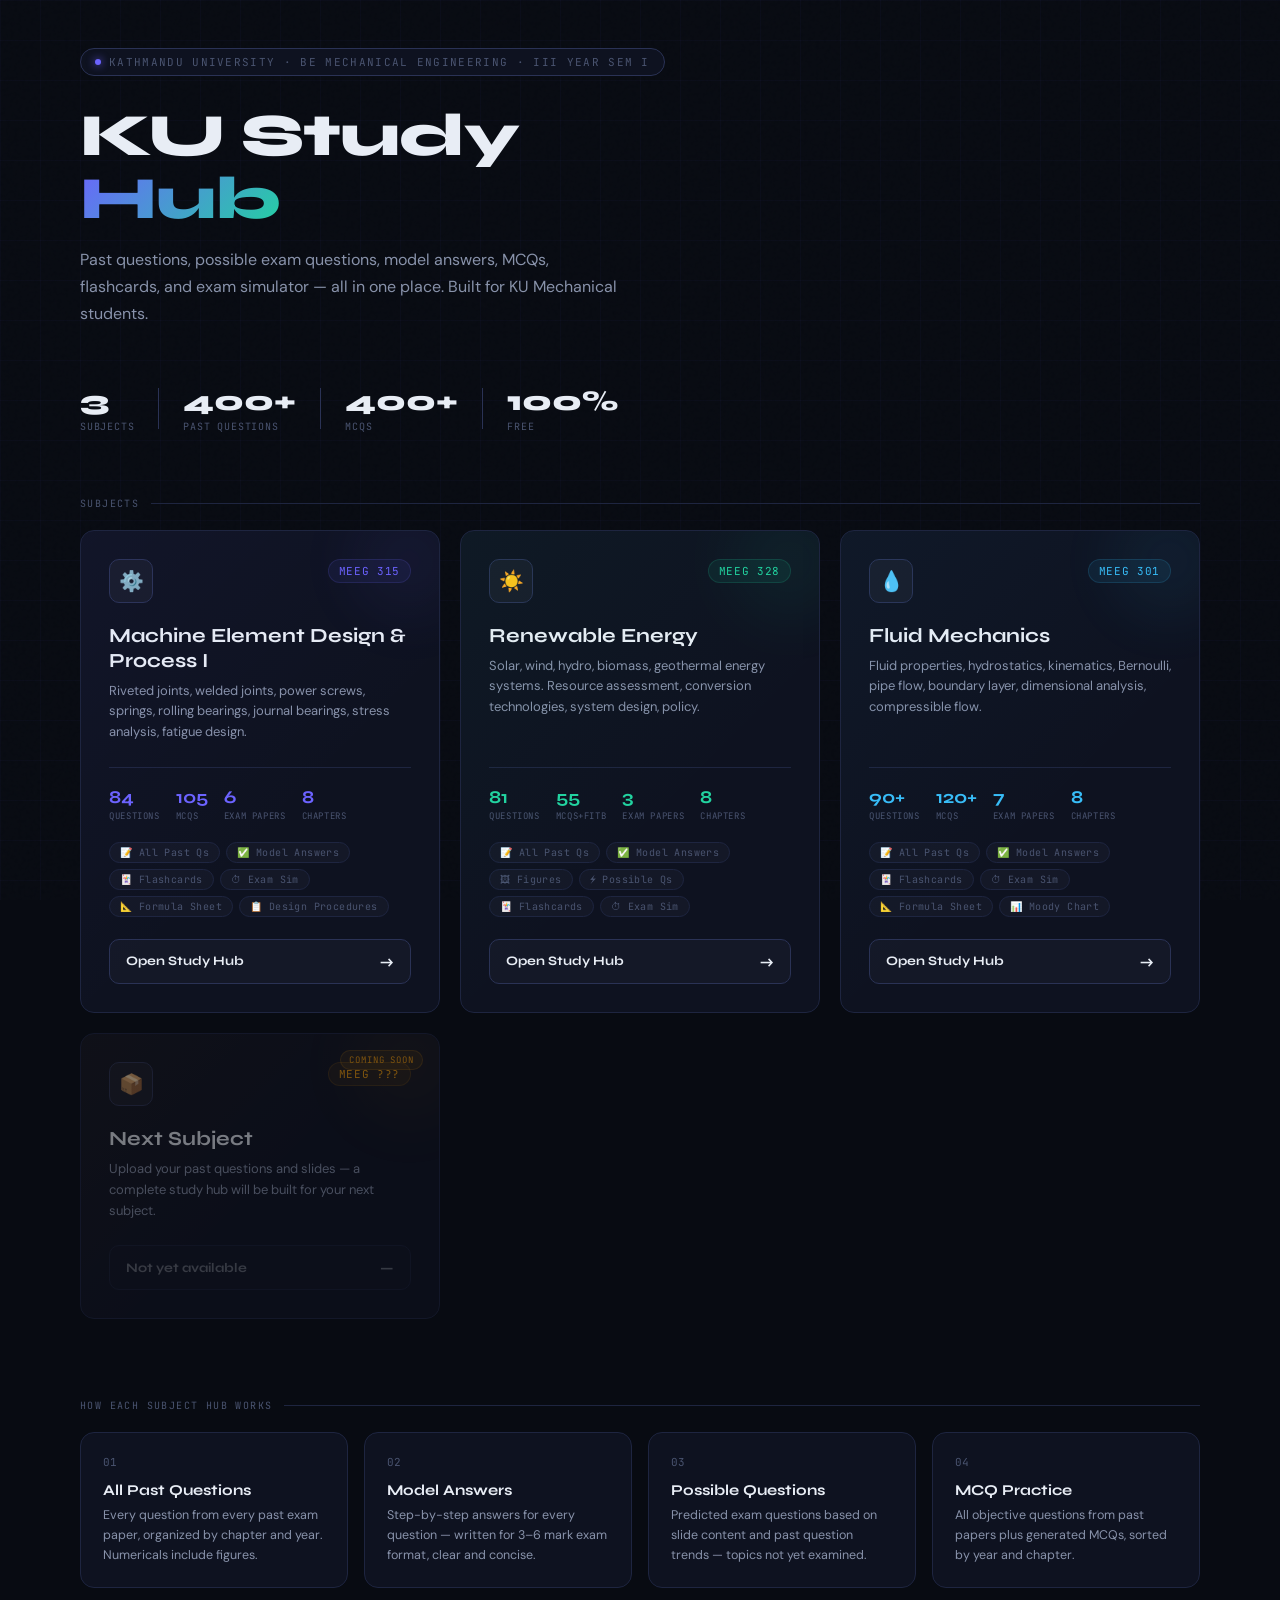
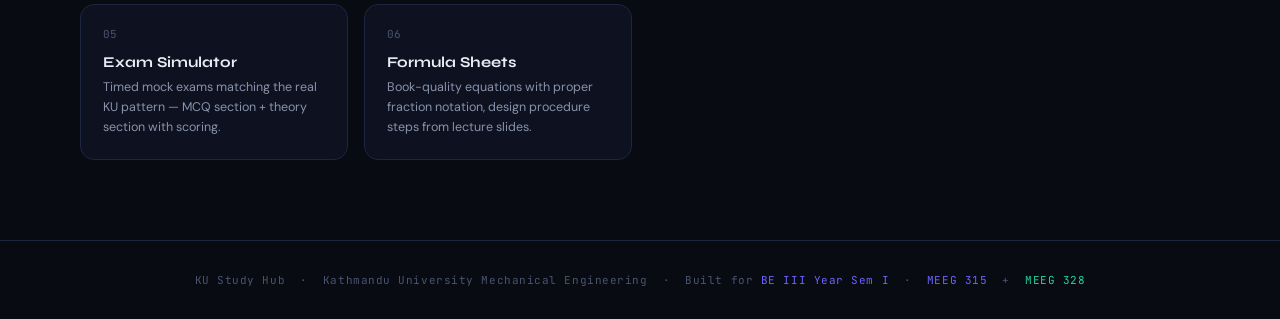
<file: index.html>
<!DOCTYPE html>
<html lang="en">
<head>
<meta charset="UTF-8">
<meta name="viewport" content="width=device-width, initial-scale=1.0">
<title>KU Study Hub — Mechanical Engineering</title>
<link rel="preconnect" href="https://fonts.googleapis.com">
<link href="https://fonts.googleapis.com/css2?family=Syne:wght@400;600;700;800&family=DM+Sans:ital,wght@0,300;0,400;0,500;1,300&family=JetBrains+Mono:wght@400;500;600&display=swap" rel="stylesheet">
<style>
/* ═══════════════════════════════════════════════
   KU STUDY HUB — MASTER TEMPLATE
   Structure: Multi-subject portal with per-subject
   apps, each fully independent.
   Add subjects by duplicating the subject card
   and creating a new subject HTML file.
═══════════════════════════════════════════════ */

:root {
  --bg:        #080b12;
  --surface:   #0e1220;
  --surface2:  #141827;
  --surface3:  #1c2235;
  --border:    #1e2540;
  --border2:   #2a3255;

  /* accent per subject — easy to override */
  --meeg315:   #6c63ff;  /* purple  */
  --meeg328:   #22d3a0;  /* emerald */
  --meeg301:   #38bdf8;  /* sky blue */
  --meeg999:   #f59e0b;  /* amber   — future subject slot */

  --text:      #e8edf5;
  --text2:     #8892aa;
  --text3:     #4a5470;

  --radius:    14px;
  --font-head: 'Syne', sans-serif;
  --font-body: 'DM Sans', sans-serif;
  --font-mono: 'JetBrains Mono', monospace;
}

*, *::before, *::after { box-sizing: border-box; margin: 0; padding: 0; }

html { scroll-behavior: smooth; }

body {
  background: var(--bg);
  color: var(--text);
  font-family: var(--font-body);
  min-height: 100vh;
  overflow-x: hidden;
}

/* ─── BACKGROUND GRID ─── */
body::before {
  content: '';
  position: fixed;
  inset: 0;
  background-image:
    linear-gradient(rgba(108,99,255,0.03) 1px, transparent 1px),
    linear-gradient(90deg, rgba(108,99,255,0.03) 1px, transparent 1px);
  background-size: 40px 40px;
  pointer-events: none;
  z-index: 0;
}

/* ─── NOISE OVERLAY ─── */
body::after {
  content: '';
  position: fixed;
  inset: 0;
  background-image: url("data:image/svg+xml,%3Csvg viewBox='0 0 256 256' xmlns='http://www.w3.org/2000/svg'%3E%3Cfilter id='n'%3E%3CfeTurbulence type='fractalNoise' baseFrequency='0.9' numOctaves='4' stitchTiles='stitch'/%3E%3C/filter%3E%3Crect width='100%25' height='100%25' filter='url(%23n)' opacity='0.04'/%3E%3C/svg%3E");
  pointer-events: none;
  z-index: 0;
  opacity: 0.4;
}

/* ─── HEADER ─── */
header {
  position: relative;
  z-index: 10;
  padding: 48px 40px 0;
  max-width: 1200px;
  margin: 0 auto;
}

.ku-badge {
  display: inline-flex;
  align-items: center;
  gap: 8px;
  font-family: var(--font-mono);
  font-size: 11px;
  letter-spacing: 0.12em;
  color: var(--text3);
  border: 1px solid var(--border2);
  background: var(--surface);
  padding: 6px 14px;
  border-radius: 100px;
  margin-bottom: 28px;
  text-transform: uppercase;
}

.ku-badge::before {
  content: '';
  width: 6px; height: 6px;
  border-radius: 50%;
  background: var(--meeg315);
  box-shadow: 0 0 8px var(--meeg315);
  animation: pulse 2s infinite;
}

@keyframes pulse {
  0%, 100% { opacity: 1; }
  50% { opacity: 0.4; }
}

h1.site-title {
  font-family: var(--font-head);
  font-size: clamp(32px, 5vw, 60px);
  font-weight: 800;
  line-height: 1.05;
  letter-spacing: -0.02em;
  color: var(--text);
  margin-bottom: 16px;
}

h1.site-title span {
  background: linear-gradient(135deg, var(--meeg315), var(--meeg328));
  -webkit-background-clip: text;
  -webkit-text-fill-color: transparent;
  background-clip: text;
}

.site-desc {
  font-size: 16px;
  color: var(--text2);
  max-width: 540px;
  line-height: 1.7;
  margin-bottom: 56px;
}

/* ─── STATS ROW ─── */
.stats-row {
  display: flex;
  gap: 24px;
  flex-wrap: wrap;
  margin-bottom: 64px;
}

.stat-item {
  display: flex;
  flex-direction: column;
  gap: 2px;
}

.stat-item .val {
  font-family: var(--font-head);
  font-size: 28px;
  font-weight: 800;
  color: var(--text);
}

.stat-item .lbl {
  font-family: var(--font-mono);
  font-size: 10px;
  color: var(--text3);
  letter-spacing: 0.08em;
  text-transform: uppercase;
}

.stat-divider {
  width: 1px;
  background: var(--border2);
  align-self: stretch;
  margin: 4px 0;
}

/* ─── SECTION LABEL ─── */
.section-label {
  font-family: var(--font-mono);
  font-size: 10px;
  letter-spacing: 0.14em;
  text-transform: uppercase;
  color: var(--text3);
  margin-bottom: 20px;
  display: flex;
  align-items: center;
  gap: 12px;
}

.section-label::after {
  content: '';
  flex: 1;
  height: 1px;
  background: var(--border);
}

/* ─── SUBJECT GRID ─── */
.subject-grid {
  display: grid;
  grid-template-columns: repeat(auto-fill, minmax(340px, 1fr));
  gap: 20px;
  margin-bottom: 80px;
}

/* ─── SUBJECT CARD ─── */
.subject-card {
  position: relative;
  background: var(--surface);
  border: 1px solid var(--border);
  border-radius: var(--radius);
  padding: 28px;
  cursor: pointer;
  text-decoration: none;
  display: flex;
  flex-direction: column;
  gap: 0;
  overflow: hidden;
  transition: transform 0.2s, border-color 0.2s, box-shadow 0.2s;
  z-index: 1;
}

.subject-card::before {
  content: '';
  position: absolute;
  inset: 0;
  background: linear-gradient(135deg, var(--accent-color, var(--meeg315)), transparent 60%);
  opacity: 0.04;
  transition: opacity 0.2s;
  pointer-events: none;
}

.subject-card:hover {
  transform: translateY(-3px);
  border-color: var(--accent-color, var(--meeg315));
  box-shadow: 0 12px 40px rgba(0,0,0,0.4),
              0 0 0 1px var(--accent-color, var(--meeg315)) inset;
}

.subject-card:hover::before { opacity: 0.08; }

/* color variants */
.card-315 { --accent-color: var(--meeg315); }
.card-328 { --accent-color: var(--meeg328); }
.card-301 { --accent-color: var(--meeg301); }
.card-soon { --accent-color: var(--meeg999); cursor: default; opacity: 0.5; }
.card-soon:hover { transform: none; box-shadow: none; border-color: var(--border); }

/* glow orb top-right */
.card-glow {
  position: absolute;
  top: -30px; right: -30px;
  width: 120px; height: 120px;
  border-radius: 50%;
  background: var(--accent-color, var(--meeg315));
  opacity: 0.06;
  filter: blur(30px);
  pointer-events: none;
}

.card-header {
  display: flex;
  align-items: flex-start;
  justify-content: space-between;
  margin-bottom: 20px;
}

.card-icon {
  width: 44px; height: 44px;
  border-radius: 10px;
  background: rgba(255,255,255,0.04);
  border: 1px solid var(--border2);
  display: flex;
  align-items: center;
  justify-content: center;
  font-size: 20px;
}

.card-code {
  font-family: var(--font-mono);
  font-size: 11px;
  color: var(--accent-color, var(--meeg315));
  background: rgba(108,99,255,0.08);
  border: 1px solid rgba(108,99,255,0.15);
  padding: 4px 10px;
  border-radius: 100px;
  letter-spacing: 0.06em;
}

.card-328 .card-code {
  background: rgba(34,211,160,0.08);
  border-color: rgba(34,211,160,0.15);
}

.card-soon .card-code {
  background: rgba(245,158,11,0.08);
  border-color: rgba(245,158,11,0.15);
}

.card-title {
  font-family: var(--font-head);
  font-size: 20px;
  font-weight: 700;
  color: var(--text);
  line-height: 1.25;
  margin-bottom: 8px;
}

.card-desc {
  font-size: 13px;
  color: var(--text2);
  line-height: 1.6;
  margin-bottom: 24px;
  flex: 1;
}

/* mini stats inside card */
.card-stats {
  display: flex;
  gap: 16px;
  padding-top: 18px;
  border-top: 1px solid var(--border);
  margin-bottom: 20px;
}

.card-stat {
  display: flex;
  flex-direction: column;
  gap: 2px;
}

.card-stat .n {
  font-family: var(--font-head);
  font-size: 18px;
  font-weight: 700;
  color: var(--accent-color, var(--meeg315));
}

.card-stat .l {
  font-family: var(--font-mono);
  font-size: 9px;
  color: var(--text3);
  text-transform: uppercase;
  letter-spacing: 0.07em;
}

/* feature pills */
.card-features {
  display: flex;
  flex-wrap: wrap;
  gap: 6px;
  margin-bottom: 22px;
}

.feature-pill {
  font-family: var(--font-mono);
  font-size: 10px;
  color: var(--text3);
  background: var(--surface2);
  border: 1px solid var(--border);
  padding: 3px 10px;
  border-radius: 100px;
  letter-spacing: 0.04em;
}

/* CTA button */
.card-cta {
  display: flex;
  align-items: center;
  justify-content: space-between;
  background: var(--surface2);
  border: 1px solid var(--border2);
  border-radius: 10px;
  padding: 12px 16px;
  font-family: var(--font-head);
  font-size: 13px;
  font-weight: 700;
  color: var(--text);
  transition: background 0.15s, border-color 0.15s;
}

.subject-card:hover .card-cta {
  background: var(--accent-color, var(--meeg315));
  border-color: var(--accent-color, var(--meeg315));
  color: #fff;
}

.cta-arrow {
  font-size: 16px;
  transition: transform 0.15s;
}

.subject-card:hover .cta-arrow { transform: translateX(4px); }

/* ─── COMING SOON BADGE ─── */
.coming-badge {
  position: absolute;
  top: 16px; right: 16px;
  font-family: var(--font-mono);
  font-size: 9px;
  text-transform: uppercase;
  letter-spacing: 0.1em;
  color: var(--meeg999);
  background: rgba(245,158,11,0.1);
  border: 1px solid rgba(245,158,11,0.2);
  padding: 3px 8px;
  border-radius: 100px;
}

/* ─── HOW IT WORKS ─── */
.how-section {
  max-width: 1200px;
  margin: 0 auto;
  padding: 0 40px 80px;
  position: relative;
  z-index: 1;
}

.how-grid {
  display: grid;
  grid-template-columns: repeat(auto-fill, minmax(220px, 1fr));
  gap: 16px;
}

.how-card {
  background: var(--surface);
  border: 1px solid var(--border);
  border-radius: var(--radius);
  padding: 22px;
}

.how-num {
  font-family: var(--font-mono);
  font-size: 11px;
  color: var(--text3);
  margin-bottom: 12px;
}

.how-title {
  font-family: var(--font-head);
  font-size: 15px;
  font-weight: 700;
  color: var(--text);
  margin-bottom: 6px;
}

.how-desc {
  font-size: 12.5px;
  color: var(--text2);
  line-height: 1.6;
}

/* ─── FOOTER ─── */
footer {
  text-align: center;
  padding: 32px 40px;
  border-top: 1px solid var(--border);
  font-family: var(--font-mono);
  font-size: 11px;
  color: var(--text3);
  position: relative;
  z-index: 1;
  letter-spacing: 0.05em;
}

footer a {
  color: var(--meeg315);
  text-decoration: none;
}

/* ─── MOBILE ─── */
@media (max-width: 640px) {
  header, .main-content, .how-section { padding-left: 20px; padding-right: 20px; }
  header { padding-top: 32px; }
  .stats-row { gap: 16px; }
  .stat-divider { display: none; }
  .subject-grid { grid-template-columns: 1fr; }
  .how-grid { grid-template-columns: 1fr 1fr; }
}

/* ─── FADE IN ─── */
@keyframes fadeUp {
  from { opacity: 0; transform: translateY(20px); }
  to   { opacity: 1; transform: translateY(0); }
}

header       { animation: fadeUp 0.5s ease both; }
.main-content{ animation: fadeUp 0.5s ease 0.1s both; }
.how-section { animation: fadeUp 0.5s ease 0.2s both; }
</style>
</head>
<body>

<!-- ═══ HEADER ═══ -->
<header>
  <div class="ku-badge">Kathmandu University · BE Mechanical Engineering · III Year Sem I</div>
  <h1 class="site-title">KU Study<br><span>Hub</span></h1>
  <p class="site-desc">
    Past questions, possible exam questions, model answers, MCQs, flashcards,
    and exam simulator — all in one place. Built for KU Mechanical students.
  </p>
  <div class="stats-row">
    <div class="stat-item">
      <span class="val">3</span>
      <span class="lbl">Subjects</span>
    </div>
    <div class="stat-divider"></div>
    <div class="stat-item">
      <span class="val">400+</span>
      <span class="lbl">Past Questions</span>
    </div>
    <div class="stat-divider"></div>
    <div class="stat-item">
      <span class="val">400+</span>
      <span class="lbl">MCQs</span>
    </div>
    <div class="stat-divider"></div>
    <div class="stat-item">
      <span class="val">100%</span>
      <span class="lbl">Free</span>
    </div>
  </div>
</header>

<!-- ═══ MAIN CONTENT ═══ -->
<div class="main-content" style="max-width:1200px;margin:0 auto;padding:0 40px;position:relative;z-index:1;">

  <div class="section-label">Subjects</div>

  <div class="subject-grid">

    <!-- ══ MEEG 315 CARD ══ -->
    <a class="subject-card card-315" href="MEEG315_Interactive.html">
      <div class="card-glow"></div>
      <div class="card-header">
        <div class="card-icon">⚙️</div>
        <span class="card-code">MEEG 315</span>
      </div>
      <div class="card-title">Machine Element Design & Process I</div>
      <p class="card-desc">Riveted joints, welded joints, power screws, springs, rolling bearings, journal bearings, stress analysis, fatigue design.</p>
      <div class="card-stats">
        <div class="card-stat"><span class="n">84</span><span class="l">Questions</span></div>
        <div class="card-stat"><span class="n">105</span><span class="l">MCQs</span></div>
        <div class="card-stat"><span class="n">6</span><span class="l">Exam Papers</span></div>
        <div class="card-stat"><span class="n">8</span><span class="l">Chapters</span></div>
      </div>
      <div class="card-features">
        <span class="feature-pill">📝 All Past Qs</span>
        <span class="feature-pill">✅ Model Answers</span>
        <span class="feature-pill">🃏 Flashcards</span>
        <span class="feature-pill">⏱ Exam Sim</span>
        <span class="feature-pill">📐 Formula Sheet</span>
        <span class="feature-pill">📋 Design Procedures</span>
      </div>
      <div class="card-cta">
        Open Study Hub <span class="cta-arrow">→</span>
      </div>
    </a>

    <!-- ══ MEEG 328 CARD ══ -->
    <a class="subject-card card-328" href="MEEG328_Interactive.html">
      <div class="card-glow"></div>
      <div class="card-header">
        <div class="card-icon">☀️</div>
        <span class="card-code">MEEG 328</span>
      </div>
      <div class="card-title">Renewable Energy</div>
      <p class="card-desc">Solar, wind, hydro, biomass, geothermal energy systems. Resource assessment, conversion technologies, system design, policy.</p>
      <div class="card-stats">
        <div class="card-stat"><span class="n">81</span><span class="l">Questions</span></div>
        <div class="card-stat"><span class="n">55</span><span class="l">MCQs+FITB</span></div>
        <div class="card-stat"><span class="n">3</span><span class="l">Exam Papers</span></div>
        <div class="card-stat"><span class="n">8</span><span class="l">Chapters</span></div>
      </div>
      <div class="card-features">
        <span class="feature-pill">📝 All Past Qs</span>
        <span class="feature-pill">✅ Model Answers</span>
        <span class="feature-pill">🖼 Figures</span>
        <span class="feature-pill">⚡ Possible Qs</span>
        <span class="feature-pill">🃏 Flashcards</span>
        <span class="feature-pill">⏱ Exam Sim</span>
      </div>
      <div class="card-cta">
        Open Study Hub <span class="cta-arrow">→</span>
      </div>
    </a>

    <!-- ══ MEEG 301 CARD ══ -->
    <a class="subject-card card-301" href="MEEG301_Interactive.html">
      <div class="card-glow"></div>
      <div class="card-header">
        <div class="card-icon">💧</div>
        <span class="card-code" style="color:var(--meeg301);background:rgba(56,189,248,0.08);border-color:rgba(56,189,248,0.15);">MEEG 301</span>
      </div>
      <div class="card-title">Fluid Mechanics</div>
      <p class="card-desc">Fluid properties, hydrostatics, kinematics, Bernoulli, pipe flow, boundary layer, dimensional analysis, compressible flow.</p>
      <div class="card-stats">
        <div class="card-stat"><span class="n">90+</span><span class="l">Questions</span></div>
        <div class="card-stat"><span class="n">120+</span><span class="l">MCQs</span></div>
        <div class="card-stat"><span class="n">7</span><span class="l">Exam Papers</span></div>
        <div class="card-stat"><span class="n">8</span><span class="l">Chapters</span></div>
      </div>
      <div class="card-features">
        <span class="feature-pill">📝 All Past Qs</span>
        <span class="feature-pill">✅ Model Answers</span>
        <span class="feature-pill">🃏 Flashcards</span>
        <span class="feature-pill">⏱ Exam Sim</span>
        <span class="feature-pill">📐 Formula Sheet</span>
        <span class="feature-pill">📊 Moody Chart</span>
      </div>
      <div class="card-cta">
        Open Study Hub <span class="cta-arrow">→</span>
      </div>
    </a>

    <!-- ══ FUTURE SUBJECT SLOT ══ -->
    <div class="subject-card card-soon">
      <span class="coming-badge">Coming Soon</span>
      <div class="card-glow"></div>
      <div class="card-header">
        <div class="card-icon">📦</div>
        <span class="card-code" style="color:var(--meeg999)">MEEG ???</span>
      </div>
      <div class="card-title">Next Subject</div>
      <p class="card-desc">Upload your past questions and slides — a complete study hub will be built for your next subject.</p>
      <div class="card-cta" style="opacity:0.4;">
        Not yet available <span class="cta-arrow">—</span>
      </div>
    </div>

  </div>
</div>

<!-- ═══ HOW IT WORKS ═══ -->
<div class="how-section">
  <div class="section-label" style="margin-bottom:20px;">How each subject hub works</div>
  <div class="how-grid">
    <div class="how-card">
      <div class="how-num">01</div>
      <div class="how-title">All Past Questions</div>
      <div class="how-desc">Every question from every past exam paper, organized by chapter and year. Numericals include figures.</div>
    </div>
    <div class="how-card">
      <div class="how-num">02</div>
      <div class="how-title">Model Answers</div>
      <div class="how-desc">Step-by-step answers for every question — written for 3–6 mark exam format, clear and concise.</div>
    </div>
    <div class="how-card">
      <div class="how-num">03</div>
      <div class="how-title">Possible Questions</div>
      <div class="how-desc">Predicted exam questions based on slide content and past question trends — topics not yet examined.</div>
    </div>
    <div class="how-card">
      <div class="how-num">04</div>
      <div class="how-title">MCQ Practice</div>
      <div class="how-desc">All objective questions from past papers plus generated MCQs, sorted by year and chapter.</div>
    </div>
    <div class="how-card">
      <div class="how-num">05</div>
      <div class="how-title">Exam Simulator</div>
      <div class="how-desc">Timed mock exams matching the real KU pattern — MCQ section + theory section with scoring.</div>
    </div>
    <div class="how-card">
      <div class="how-num">06</div>
      <div class="how-title">Formula Sheets</div>
      <div class="how-desc">Book-quality equations with proper fraction notation, design procedure steps from lecture slides.</div>
    </div>
  </div>
</div>

<!-- ═══ FOOTER ═══ -->
<footer>
  KU Study Hub &nbsp;·&nbsp; Kathmandu University Mechanical Engineering &nbsp;·&nbsp;
  Built for <a href="#">BE III Year Sem I</a> &nbsp;·&nbsp;
  <span style="color:var(--meeg315)">MEEG 315</span> &nbsp;+&nbsp;
  <span style="color:var(--meeg328)">MEEG 328</span>
</footer>

</body>
</html>
</file>
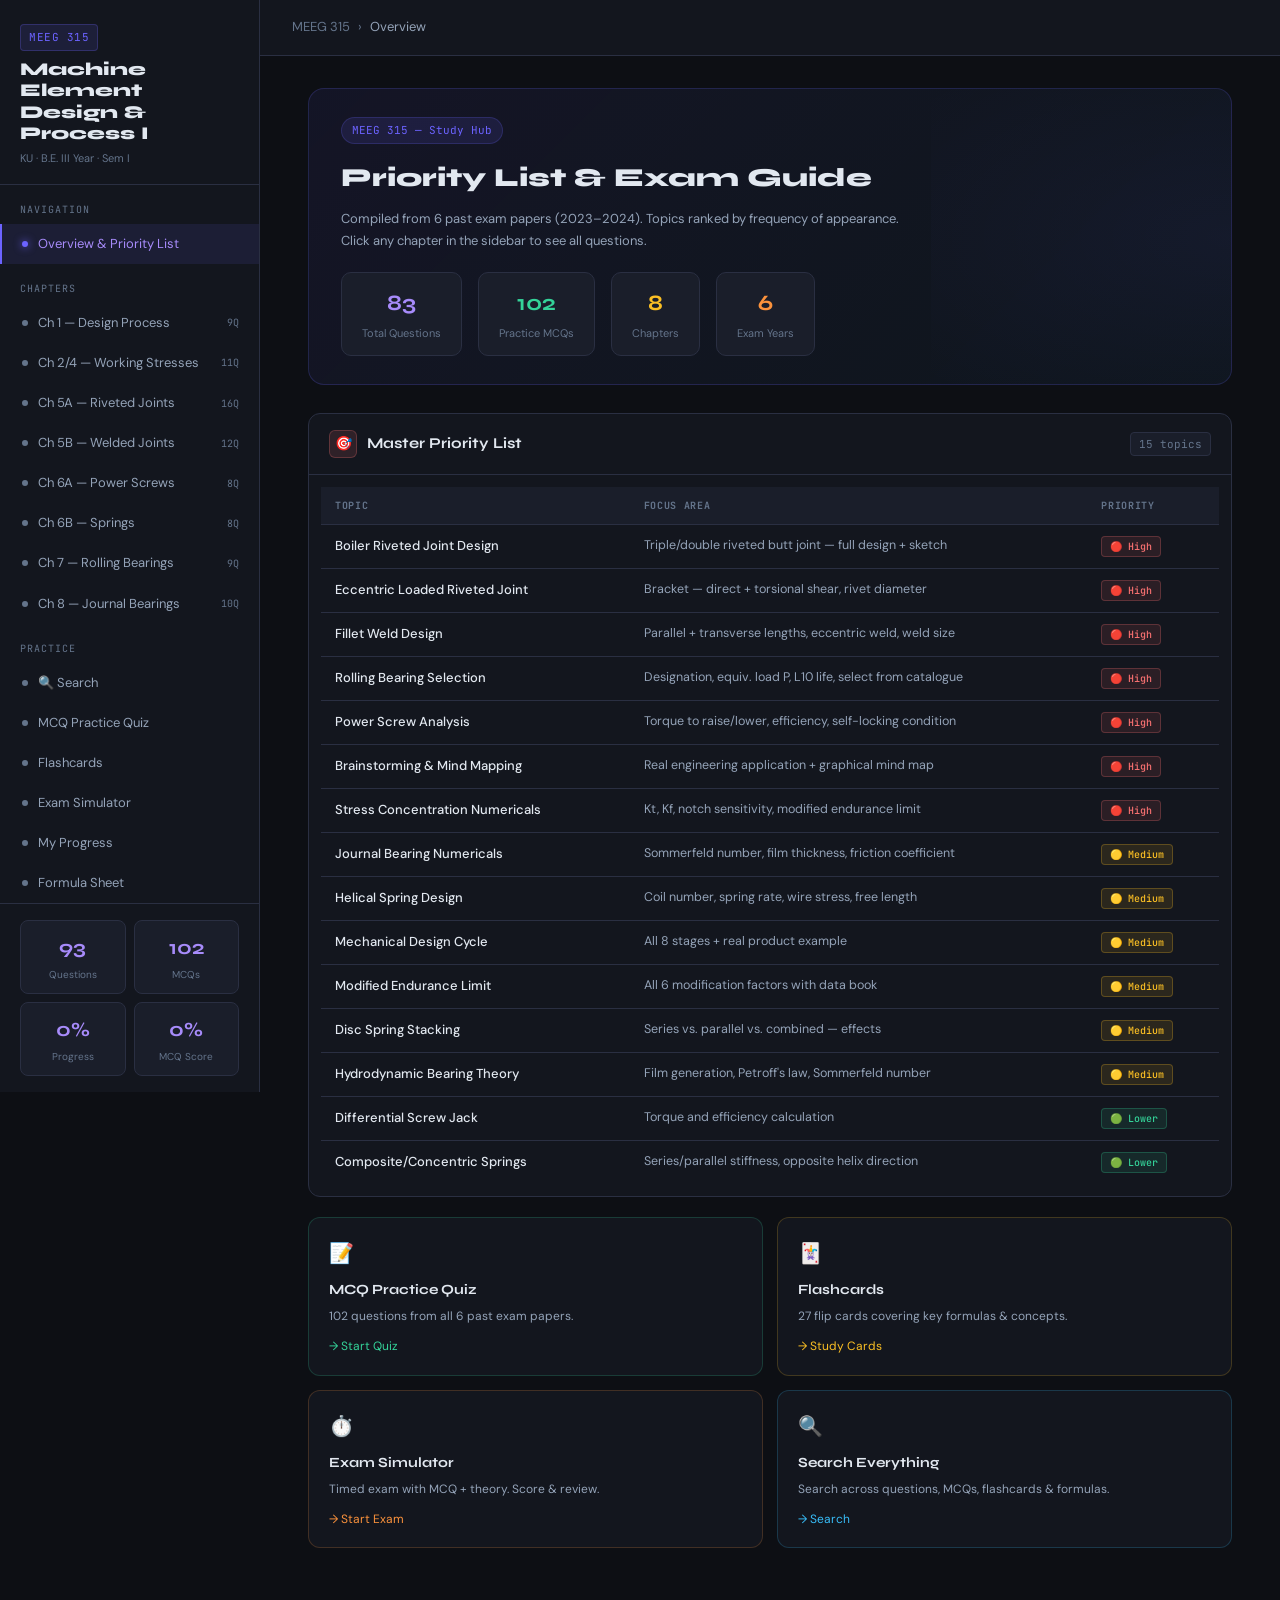
<file: MEEG315_Interactive.html>
<!DOCTYPE html>
<html lang="en">
<head>
<meta charset="UTF-8">
<meta name="viewport" content="width=device-width, initial-scale=1.0">
<title>MEEG 315 — Study Hub</title>
<link href="https://fonts.googleapis.com/css2?family=Syne:wght@400;600;700;800&family=DM+Sans:ital,wght@0,300;0,400;0,500;1,300&family=JetBrains+Mono:wght@400;500&display=swap" rel="stylesheet">
<style>
  :root {
    --bg: #0d0f14;
    --surface: #13161e;
    --surface2: #1a1e2a;
    --surface3: #222638;
    --border: #2a2f42;
    --border2: #363c54;
    --accent: #6c63ff;
    --accent2: #a78bfa;
    --accent3: #38bdf8;
    --green: #34d399;
    --yellow: #fbbf24;
    --red: #f87171;
    --orange: #fb923c;
    --text: #e2e8f0;
    --text2: #94a3b8;
    --text3: #64748b;
    --glow: 0 0 40px rgba(108,99,255,0.15);
    --card-shadow: 0 4px 24px rgba(0,0,0,0.4);
  }

  * { margin: 0; padding: 0; box-sizing: border-box; }

  body {
    background: var(--bg);
    color: var(--text);
    font-family: 'DM Sans', sans-serif;
    font-size: 15px;
    line-height: 1.7;
    min-height: 100vh;
  }

  /* SIDEBAR */
  .layout { display: flex; min-height: 100vh; }

  .sidebar {
    width: 260px;
    min-height: 100vh;
    background: var(--surface);
    border-right: 1px solid var(--border);
    position: fixed;
    top: 0; left: 0;
    display: flex;
    flex-direction: column;
    z-index: 100;
    overflow-y: auto;
  }

  .sidebar-logo {
    padding: 24px 20px 16px;
    border-bottom: 1px solid var(--border);
  }

  .sidebar-logo .badge {
    font-family: 'JetBrains Mono', monospace;
    font-size: 11px;
    color: var(--accent);
    background: rgba(108,99,255,0.12);
    border: 1px solid rgba(108,99,255,0.25);
    padding: 3px 8px;
    border-radius: 4px;
    letter-spacing: 0.05em;
    margin-bottom: 8px;
    display: inline-block;
  }

  .sidebar-logo h1 {
    font-family: 'Syne', sans-serif;
    font-size: 18px;
    font-weight: 800;
    color: var(--text);
    line-height: 1.2;
  }

  .sidebar-logo p {
    font-size: 11px;
    color: var(--text3);
    margin-top: 4px;
  }

  .sidebar-section-label {
    font-family: 'JetBrains Mono', monospace;
    font-size: 10px;
    color: var(--text3);
    letter-spacing: 0.1em;
    text-transform: uppercase;
    padding: 16px 20px 6px;
  }

  .sidebar-item {
    display: flex;
    align-items: center;
    gap: 10px;
    padding: 9px 20px;
    cursor: pointer;
    border-radius: 0;
    transition: all 0.15s;
    color: var(--text2);
    font-size: 13px;
    border-left: 2px solid transparent;
    position: relative;
  }

  .sidebar-item:hover { background: var(--surface2); color: var(--text); }
  .sidebar-item.active {
    background: rgba(108,99,255,0.1);
    color: var(--accent2);
    border-left-color: var(--accent);
  }

  .sidebar-item .dot {
    width: 6px; height: 6px;
    border-radius: 50%;
    background: var(--text3);
    flex-shrink: 0;
    transition: all 0.15s;
  }

  .sidebar-item.active .dot { background: var(--accent); box-shadow: 0 0 8px var(--accent); }
  .sidebar-item:hover .dot { background: var(--text2); }

  .sidebar-item .ch-num {
    font-family: 'JetBrains Mono', monospace;
    font-size: 10px;
    color: var(--text3);
    margin-left: auto;
    flex-shrink: 0;
  }

  .sidebar-stats {
    margin-top: auto;
    padding: 16px 20px;
    border-top: 1px solid var(--border);
  }

  .stat-grid { display: grid; grid-template-columns: 1fr 1fr; gap: 8px; }

  .stat-box {
    background: var(--surface2);
    border: 1px solid var(--border);
    border-radius: 8px;
    padding: 10px;
    text-align: center;
  }

  .stat-box .num {
    font-family: 'Syne', sans-serif;
    font-size: 20px;
    font-weight: 700;
    color: var(--accent2);
  }

  .stat-box .label { font-size: 10px; color: var(--text3); margin-top: 1px; }

  /* TOPBAR */
  .topbar {
    background: var(--surface);
    border-bottom: 1px solid var(--border);
    padding: 0 32px;
    height: 56px;
    display: flex;
    align-items: center;
    justify-content: space-between;
    position: sticky;
    top: 0;
    z-index: 90;
  }

  .breadcrumb {
    display: flex;
    align-items: center;
    gap: 8px;
    font-size: 13px;
    color: var(--text2);
  }

  .breadcrumb span { color: var(--text3); }

  .tab-bar {
    display: flex;
    gap: 4px;
  }

  .tab-btn {
    padding: 6px 14px;
    border-radius: 6px;
    font-size: 12px;
    font-weight: 500;
    cursor: pointer;
    border: 1px solid transparent;
    background: transparent;
    color: var(--text3);
    transition: all 0.15s;
    font-family: 'DM Sans', sans-serif;
  }

  .tab-btn:hover { background: var(--surface2); color: var(--text2); }
  .tab-btn.active {
    background: rgba(108,99,255,0.15);
    color: var(--accent2);
    border-color: rgba(108,99,255,0.3);
  }

  /* CONTENT AREA */
  .content {
    padding: 32px 40px;
    max-width: 1100px;
    width: 100%;
    box-sizing: border-box;
  }

  /* MAIN fills all space after sidebar */
  .main {
    margin-left: 260px;
    flex: 1;
    min-width: 0;
    display: flex;
    flex-direction: column;
  }
  .chapter-hero {
    background: var(--surface);
    border: 1px solid var(--border);
    border-radius: 16px;
    padding: 28px 32px;
    margin-bottom: 28px;
    position: relative;
    overflow: hidden;
  }

  .chapter-hero::before {
    content: '';
    position: absolute;
    top: 0; right: 0;
    width: 200px; height: 100%;
    background: linear-gradient(135deg, transparent, rgba(108,99,255,0.08));
    pointer-events: none;
  }

  .chapter-hero .chapter-tag {
    font-family: 'JetBrains Mono', monospace;
    font-size: 11px;
    color: var(--accent);
    background: rgba(108,99,255,0.12);
    border: 1px solid rgba(108,99,255,0.2);
    padding: 3px 10px;
    border-radius: 20px;
    display: inline-block;
    margin-bottom: 12px;
  }

  .chapter-hero h2 {
    font-family: 'Syne', sans-serif;
    font-size: 24px;
    font-weight: 800;
    color: var(--text);
    margin-bottom: 8px;
  }

  .chapter-hero p {
    font-size: 13px;
    color: var(--text2);
    max-width: 600px;
  }

  .hero-pills {
    display: flex;
    flex-wrap: wrap;
    gap: 6px;
    margin-top: 14px;
  }

  .pill {
    font-size: 11px;
    color: var(--text2);
    background: var(--surface2);
    border: 1px solid var(--border);
    padding: 3px 10px;
    border-radius: 20px;
  }

  /* SECTION TOGGLE */
  .section-block {
    background: var(--surface);
    border: 1px solid var(--border);
    border-radius: 12px;
    margin-bottom: 16px;
    overflow: hidden;
    transition: border-color 0.2s;
  }

  .section-block:hover { border-color: var(--border2); }

  .section-header {
    display: flex;
    align-items: center;
    gap: 12px;
    padding: 16px 20px;
    cursor: pointer;
    user-select: none;
    transition: background 0.15s;
  }

  .section-header:hover { background: var(--surface2); }

  .section-icon {
    width: 32px; height: 32px;
    border-radius: 8px;
    display: flex; align-items: center; justify-content: center;
    font-size: 16px;
    flex-shrink: 0;
  }

  .section-header h3 {
    font-family: 'Syne', sans-serif;
    font-size: 15px;
    font-weight: 700;
    color: var(--text);
    flex: 1;
  }

  .section-count {
    font-family: 'JetBrains Mono', monospace;
    font-size: 11px;
    color: var(--text3);
    background: var(--surface2);
    border: 1px solid var(--border);
    padding: 2px 8px;
    border-radius: 4px;
  }

  .chevron {
    color: var(--text3);
    font-size: 12px;
    transition: transform 0.2s;
  }

  .section-block.open .chevron { transform: rotate(90deg); }

  .section-body {
    display: none;
    border-top: 1px solid var(--border);
    padding: 20px;
  }

  .section-block.open .section-body { display: block; }

  /* QUESTION CARDS */
  .q-list { display: flex; flex-direction: column; gap: 10px; }

  .q-card {
    background: var(--surface2);
    border: 1px solid var(--border);
    border-radius: 10px;
    padding: 14px 16px;
    display: flex;
    flex-wrap: wrap;
    gap: 10px;
    align-items: flex-start;
    transition: all 0.15s;
    cursor: default;
  }

  .q-card svg { display: block; max-width: 100%; height: auto; }

  .q-meta { display: flex; gap: 6px; align-items: flex-start; flex-shrink: 0; flex-direction: column; }

  .year-tag {
    font-family: 'JetBrains Mono', monospace;
    font-size: 9px;
    padding: 2px 6px;
    border-radius: 4px;
    white-space: nowrap;
    font-weight: 600;
    letter-spacing: 0.03em;
  }
  .year-tag.y2023 { color: #34d399; background: rgba(52,211,153,0.1); border: 1px solid rgba(52,211,153,0.25); }
  .year-tag.y2024a { color: #38bdf8; background: rgba(56,189,248,0.1); border: 1px solid rgba(56,189,248,0.25); }
  .year-tag.y2024b { color: #fb923c; background: rgba(251,146,60,0.1); border: 1px solid rgba(251,146,60,0.25); }
  .year-tag.y2024c { color: #a78bfa; background: rgba(167,139,250,0.1); border: 1px solid rgba(167,139,250,0.25); }
  .year-tag.ymulti { color: #fbbf24; background: rgba(251,191,36,0.1); border: 1px solid rgba(251,191,36,0.25); }

  .q-card:hover {
    border-color: var(--border2);
    background: var(--surface3);
    transform: translateX(2px);
  }

  .q-num {
    font-family: 'JetBrains Mono', monospace;
    font-size: 11px;
    color: var(--accent);
    background: rgba(108,99,255,0.12);
    border: 1px solid rgba(108,99,255,0.2);
    padding: 2px 7px;
    border-radius: 4px;
    flex-shrink: 0;
    margin-top: 2px;
  }

  .q-text { font-size: 13.5px; color: var(--text); line-height: 1.6; flex: 1; }

  .q-marks {
    font-family: 'JetBrains Mono', monospace;
    font-size: 10px;
    color: var(--yellow);
    background: rgba(251,191,36,0.08);
    border: 1px solid rgba(251,191,36,0.2);
    padding: 2px 7px;
    border-radius: 4px;
    flex-shrink: 0;
    margin-top: 2px;
  }

  /* IMPORTANT QUESTIONS */
  .imp-card {
    background: linear-gradient(135deg, rgba(251,191,36,0.06), rgba(251,191,36,0.02));
    border: 1px solid rgba(251,191,36,0.25);
    border-radius: 10px;
    padding: 14px 16px;
    display: flex;
    gap: 12px;
    align-items: flex-start;
    margin-bottom: 10px;
    transition: all 0.15s;
  }

  .imp-card:hover { border-color: rgba(251,191,36,0.45); transform: translateX(2px); }

  .imp-star {
    font-size: 14px;
    flex-shrink: 0;
    margin-top: 2px;
  }

  .imp-text { font-size: 13.5px; color: var(--text); line-height: 1.6; flex: 1; }

  .imp-tag {
    font-family: 'JetBrains Mono', monospace;
    font-size: 10px;
    padding: 2px 7px;
    border-radius: 4px;
    flex-shrink: 0;
    margin-top: 2px;
  }

  .imp-tag.high { color: var(--red); background: rgba(248,113,113,0.1); border: 1px solid rgba(248,113,113,0.25); }
  .imp-tag.med { color: var(--yellow); background: rgba(251,191,36,0.1); border: 1px solid rgba(251,191,36,0.25); }

  /* CONCEPT CARDS */
  .concept-grid { display: grid; grid-template-columns: 1fr 1fr; gap: 12px; }

  .concept-card {
    background: var(--surface2);
    border: 1px solid var(--border);
    border-radius: 10px;
    padding: 14px 16px;
    transition: all 0.15s;
  }

  .concept-card:hover { border-color: var(--border2); transform: translateY(-1px); }

  .concept-card .c-label {
    font-family: 'JetBrains Mono', monospace;
    font-size: 10px;
    color: var(--accent);
    text-transform: uppercase;
    letter-spacing: 0.05em;
    margin-bottom: 8px;
  }

  .concept-card .c-title {
    font-family: 'Syne', sans-serif;
    font-size: 13px;
    font-weight: 700;
    color: var(--text);
    margin-bottom: 6px;
  }

  .concept-card .c-body {
    font-size: 12.5px;
    color: var(--text2);
    line-height: 1.6;
  }

  .concept-card code {
    font-family: 'JetBrains Mono', monospace;
    font-size: 11.5px;
    color: var(--accent3);
    background: rgba(56,189,248,0.08);
    padding: 1px 5px;
    border-radius: 3px;
  }

  /* MCQ */
  .mcq-card {
    background: var(--surface2);
    border: 1px solid var(--border);
    border-radius: 12px;
    padding: 18px 20px;
    margin-bottom: 14px;
    transition: border-color 0.15s;
  }

  .mcq-card.answered { border-color: var(--border2); }

  .mcq-question {
    font-size: 14px;
    font-weight: 500;
    color: var(--text);
    margin-bottom: 14px;
    line-height: 1.6;
  }

  .mcq-num {
    font-family: 'JetBrains Mono', monospace;
    font-size: 10px;
    color: var(--text3);
    margin-bottom: 6px;
    display: block;
  }

  .mcq-options { display: flex; flex-direction: column; gap: 8px; }

  .mcq-option {
    display: flex;
    align-items: flex-start;
    gap: 10px;
    padding: 10px 14px;
    border-radius: 8px;
    border: 1px solid var(--border);
    cursor: pointer;
    transition: all 0.15s;
    font-size: 13px;
    color: var(--text2);
    background: var(--surface);
    user-select: none;
  }

  .mcq-option:hover { border-color: var(--border2); background: var(--surface3); color: var(--text); }

  .mcq-option.selected-correct {
    background: rgba(52,211,153,0.08);
    border-color: rgba(52,211,153,0.4);
    color: var(--green);
  }

  .mcq-option.selected-wrong {
    background: rgba(248,113,113,0.08);
    border-color: rgba(248,113,113,0.4);
    color: var(--red);
  }

  .mcq-option.show-correct {
    background: rgba(52,211,153,0.05);
    border-color: rgba(52,211,153,0.25);
    color: var(--green);
  }

  .mcq-option.disabled { pointer-events: none; }

  .opt-letter {
    font-family: 'JetBrains Mono', monospace;
    font-size: 11px;
    width: 20px; height: 20px;
    border-radius: 50%;
    background: var(--surface2);
    border: 1px solid var(--border);
    display: flex; align-items: center; justify-content: center;
    flex-shrink: 0;
    margin-top: 1px;
    font-weight: 500;
    transition: all 0.15s;
  }

  .selected-correct .opt-letter { background: rgba(52,211,153,0.2); border-color: var(--green); }
  .selected-wrong .opt-letter { background: rgba(248,113,113,0.2); border-color: var(--red); }
  .show-correct .opt-letter { background: rgba(52,211,153,0.1); border-color: rgba(52,211,153,0.4); }

  .mcq-explanation {
    margin-top: 12px;
    padding: 10px 14px;
    background: rgba(108,99,255,0.06);
    border: 1px solid rgba(108,99,255,0.2);
    border-radius: 8px;
    font-size: 12.5px;
    color: var(--text2);
    line-height: 1.6;
    display: none;
  }

  .mcq-explanation.show { display: block; }
  .mcq-explanation strong { color: var(--accent2); }

  /* FORMULA SECTION */
  .formula-block {
    background: var(--surface2);
    border: 1px solid var(--border);
    border-radius: 10px;
    padding: 14px 16px;
    margin-bottom: 10px;
  }

  .formula-block .f-title {
    font-family: 'Syne', sans-serif;
    font-size: 13px;
    font-weight: 700;
    color: var(--text);
    margin-bottom: 10px;
    display: flex;
    align-items: center;
    gap: 8px;
  }

  .formula-block pre {
    font-family: 'JetBrains Mono', monospace;
    font-size: 12px;
    color: var(--accent3);
    line-height: 1.8;
    background: rgba(56,189,248,0.04);
    border: 1px solid rgba(56,189,248,0.1);
    padding: 12px 14px;
    border-radius: 6px;
    overflow-x: auto;
    white-space: pre-wrap;
  }

  /* PRIORITY TABLE */
  .priority-table { width: 100%; border-collapse: collapse; }
  .priority-table th {
    font-family: 'JetBrains Mono', monospace;
    font-size: 10px;
    color: var(--text3);
    text-transform: uppercase;
    letter-spacing: 0.07em;
    padding: 10px 14px;
    text-align: left;
    background: var(--surface2);
    border-bottom: 1px solid var(--border);
  }

  .priority-table td {
    padding: 11px 14px;
    font-size: 13px;
    border-bottom: 1px solid var(--border);
    vertical-align: top;
    line-height: 1.5;
  }

  .priority-table tr:last-child td { border-bottom: none; }
  .priority-table tr:hover td { background: var(--surface2); }

  .p-badge {
    display: inline-block;
    font-family: 'JetBrains Mono', monospace;
    font-size: 10px;
    padding: 2px 8px;
    border-radius: 4px;
    font-weight: 500;
    white-space: nowrap;
  }

  .p-badge.high { color: var(--red); background: rgba(248,113,113,0.1); border: 1px solid rgba(248,113,113,0.25); }
  .p-badge.med { color: var(--yellow); background: rgba(251,191,36,0.1); border: 1px solid rgba(251,191,36,0.25); }
  .p-badge.low { color: var(--green); background: rgba(52,211,153,0.1); border: 1px solid rgba(52,211,153,0.25); }

  /* SCORE BAR */
  .score-bar {
    display: flex;
    align-items: center;
    gap: 10px;
    padding: 10px 14px;
    background: var(--surface2);
    border: 1px solid var(--border);
    border-radius: 8px;
    margin-bottom: 16px;
    font-size: 13px;
    color: var(--text2);
  }

  .score-val {
    font-family: 'Syne', sans-serif;
    font-size: 18px;
    font-weight: 700;
    color: var(--accent2);
    margin-left: auto;
  }

  /* VIEWS */
  .view { display: none; }
  .view.active { display: block; }

  /* SCROLLBAR */
  ::-webkit-scrollbar { width: 4px; }
  ::-webkit-scrollbar-track { background: transparent; }
  ::-webkit-scrollbar-thumb { background: var(--border2); border-radius: 2px; }

  /* ANSWER MODAL */
  .ans-overlay {
    display: none;
    position: fixed;
    inset: 0;
    background: rgba(0,0,0,0.72);
    z-index: 500;
    backdrop-filter: blur(4px);
  }
  .ans-overlay.open { display: flex; align-items: flex-start; justify-content: center; padding: 32px 16px; overflow-y: auto; }

  .ans-modal {
    background: var(--surface);
    border: 1px solid var(--border2);
    border-radius: 16px;
    width: 100%;
    max-width: 700px;
    box-shadow: 0 24px 80px rgba(0,0,0,0.6);
    position: relative;
    animation: slideUpModal 0.22s ease;
  }
  @keyframes slideUpModal { from { transform: translateY(16px); opacity:0; } to { transform: translateY(0); opacity:1; } }

  .ans-modal-header {
    padding: 18px 22px 14px;
    border-bottom: 1px solid var(--border);
    display: flex;
    align-items: flex-start;
    gap: 10px;
  }
  .ans-q-badge { font-family: 'JetBrains Mono', monospace; font-size: 10px; color: var(--accent); background: rgba(108,99,255,0.12); border: 1px solid rgba(108,99,255,0.2); padding: 3px 8px; border-radius: 4px; white-space: nowrap; flex-shrink:0; margin-top:2px; }
  .ans-q-text { font-size: 13.5px; color: var(--text); line-height: 1.55; flex: 1; }
  .ans-close { width:26px; height:26px; border-radius:6px; background:var(--surface2); border:1px solid var(--border); color:var(--text2); cursor:pointer; display:flex; align-items:center; justify-content:center; font-size:13px; flex-shrink:0; transition:all 0.15s; }
  .ans-close:hover { background:var(--surface3); color:var(--text); }

  .ans-meta { display:flex; gap:8px; flex-wrap:wrap; align-items:center; padding: 10px 22px; border-bottom: 1px solid var(--border); background: var(--surface2); }
  .ans-pill { font-family: 'JetBrains Mono', monospace; font-size: 10px; padding: 3px 8px; border-radius: 20px; }
  .ans-pill.marks { color:var(--yellow); background:rgba(251,191,36,0.1); border:1px solid rgba(251,191,36,0.25); }
  .ans-pill.source { color:var(--text3); background:var(--surface3); border:1px solid var(--border); }

  .ans-body { padding: 18px 22px 22px; max-height: 70vh; overflow-y: auto; }
  .ans-body h4 { font-family:'Syne',sans-serif; font-size:13px; font-weight:700; color:var(--accent2); margin:14px 0 6px; }
  .ans-body h4:first-child { margin-top:0; }
  .ans-body p { font-size:13px; color:var(--text2); line-height:1.7; margin-bottom:8px; }
  .ans-body ul { padding-left:18px; margin-bottom:10px; }
  .ans-body li { font-size:13px; color:var(--text2); line-height:1.7; margin-bottom:3px; }
  .ans-body .fml { font-family:'JetBrains Mono',monospace; font-size:11.5px; color:var(--accent3); background:rgba(56,189,248,0.07); border:1px solid rgba(56,189,248,0.15); padding:10px 14px; border-radius:6px; display:block; margin:8px 0; line-height:1.9; white-space:pre-wrap; }
  .ans-body .kp { background:rgba(52,211,153,0.05); border-left:3px solid var(--green); padding:8px 12px; border-radius:0 6px 6px 0; margin:8px 0; font-size:12.5px; color:var(--text2); line-height:1.6; }
  .ans-body .wp { background:rgba(251,191,36,0.05); border-left:3px solid var(--yellow); padding:8px 12px; border-radius:0 6px 6px 0; margin:8px 0; font-size:12.5px; color:var(--text2); line-height:1.6; }
  .ans-body .step { background:var(--surface2); border:1px solid var(--border); border-radius:8px; padding:10px 14px; margin:6px 0; font-size:12.5px; color:var(--text2); line-height:1.6; }
  .ans-body .step strong { color:var(--text); }

  .ans-btn { font-family:'DM Sans',sans-serif; font-size:11px; color:var(--accent2); background:rgba(108,99,255,0.08); border:1px solid rgba(108,99,255,0.2); padding:4px 10px; border-radius:6px; cursor:pointer; transition:all 0.15s; white-space:nowrap; }
  .ans-btn:hover { background:rgba(108,99,255,0.18); }

  /* DIVIDER */
  .divider {
    height: 1px;
    background: var(--border);
    margin: 20px 0;
  }

  /* ANIMATION */
  @keyframes fadeIn {
    from { opacity: 0; transform: translateY(8px); }
    to { opacity: 1; transform: translateY(0); }
  }

  .content { animation: fadeIn 0.25s ease; }

  .progress-ring {
    font-family: 'Syne', sans-serif;
    font-size: 13px;
    font-weight: 700;
    color: var(--green);
    background: rgba(52,211,153,0.08);
    border: 1px solid rgba(52,211,153,0.2);
    padding: 3px 10px;
    border-radius: 20px;
  }
  /* MATH EQUATIONS */
  .math-block {
    background: var(--surface2);
    border: 1px solid var(--border);
    border-radius: 8px;
    padding: 14px 18px;
    font-size: 13.5px;
    color: var(--text);
    line-height: 2.4;
    overflow-x: auto;
  }

  .eq-row {
    display: flex;
    align-items: center;
    gap: 12px;
    flex-wrap: wrap;
    margin-bottom: 4px;
    padding: 3px 0;
    border-bottom: 1px solid rgba(255,255,255,0.04);
  }

  .eq-row:last-child { border-bottom: none; }

  .eq-label {
    font-family: 'JetBrains Mono', monospace;
    font-size: 13px;
    color: var(--accent2);
    font-style: italic;
    min-width: 100px;
    font-weight: 600;
    flex-shrink: 0;
  }

  .eq-math {
    color: var(--text);
    font-size: 14.5px;
    display: flex;
    align-items: center;
    gap: 5px;
    flex-wrap: wrap;
  }

  .eq-note {
    font-size: 11px;
    color: var(--text3);
    font-style: italic;
    margin-left: 4px;
    padding: 2px 8px;
    background: rgba(255,255,255,0.04);
    border-radius: 4px;
  }

  /* Fraction — proper stacked display */
  .frac {
    display: inline-flex;
    flex-direction: column;
    align-items: center;
    vertical-align: middle;
    margin: 0 4px;
    line-height: 1.1;
    position: relative;
    top: 2px;
  }

  .frac-top {
    border-bottom: 1.5px solid var(--text2);
    padding: 1px 5px 3px;
    font-size: 12.5px;
    text-align: center;
    color: var(--text);
    min-width: 22px;
    white-space: nowrap;
  }

  .frac-bot {
    padding: 3px 5px 1px;
    font-size: 12.5px;
    text-align: center;
    color: var(--text);
    min-width: 22px;
    white-space: nowrap;
  }

  /* Square root with proper overbar */
  .sqrt-wrap {
    display: inline-flex;
    align-items: stretch;
    margin: 0 3px;
    vertical-align: middle;
  }

  .sqrt-sym {
    font-size: 22px;
    color: var(--text2);
    line-height: 1;
    margin-right: 0;
    font-weight: 300;
    align-self: center;
  }

  .sqrt-inner {
    border-top: 1.5px solid var(--text2);
    padding: 1px 5px 0;
    font-size: 13.5px;
    color: var(--text);
    align-self: center;
  }

  /* Procedure step number */
  .proc-num {
    width: 28px;
    height: 28px;
    border-radius: 50%;
    display: flex;
    align-items: center;
    justify-content: center;
    font-family: 'Syne', sans-serif;
    font-size: 12px;
    font-weight: 800;
    color: #0d0f14;
    flex-shrink: 0;
    margin-top: 2px;
  }
  .fc-grid { display:grid; grid-template-columns:repeat(auto-fill,minmax(280px,1fr)); gap:16px; }
  .fc-card { perspective:1000px; height:200px; cursor:pointer; }
  .fc-inner { position:relative; width:100%; height:100%; transition:transform 0.5s; transform-style:preserve-3d; }
  .fc-card.flipped .fc-inner { transform:rotateY(180deg); }
  .fc-front,.fc-back { position:absolute; inset:0; backface-visibility:hidden; border-radius:12px; padding:16px 18px; display:flex; flex-direction:column; justify-content:center; }
  .fc-front { background:var(--surface2); border:1px solid var(--border); }
  .fc-back { background:linear-gradient(135deg,rgba(108,99,255,0.08),rgba(56,189,248,0.04)); border:1px solid rgba(108,99,255,0.25); transform:rotateY(180deg); }
  .fc-label { font-family:'JetBrains Mono',monospace; font-size:9px; color:var(--accent); background:rgba(108,99,255,0.1); border:1px solid rgba(108,99,255,0.2); padding:2px 7px; border-radius:4px; margin-bottom:10px; display:inline-block; }
  .fc-q { font-size:13px; color:var(--text); line-height:1.5; font-weight:500; }
  .fc-a { font-size:12.5px; color:var(--text2); line-height:1.6; }
  .fc-a .fml { font-family:'JetBrains Mono',monospace; font-size:11px; color:var(--accent3); background:rgba(56,189,248,0.07); padding:6px 10px; border-radius:5px; margin-top:6px; display:block; white-space:pre-wrap; }
  .fc-hint { font-size:10px; color:var(--text3); margin-top:8px; }

  /* EXAM SIMULATOR */
  .exam-header { background:var(--surface); border:1px solid var(--border); border-radius:12px; padding:20px 24px; margin-bottom:20px; }
  .exam-timer { font-family:'Syne',sans-serif; font-size:32px; font-weight:800; color:var(--text); }
  .exam-timer.warn { color:var(--yellow); }
  .exam-timer.danger { color:var(--red); animation:pulse 1s infinite; }
  @keyframes pulse { 0%,100%{opacity:1} 50%{opacity:0.5} }
  .exam-progress-bar { height:4px; background:var(--border); border-radius:2px; margin-top:12px; overflow:hidden; }
  .exam-progress-fill { height:100%; background:var(--accent); transition:width 0.3s; border-radius:2px; }
  .exam-result { background:var(--surface); border:1px solid var(--border); border-radius:12px; padding:32px; text-align:center; }
  .exam-score-big { font-family:'Syne',sans-serif; font-size:64px; font-weight:800; }
  .score-a { color:var(--green); }
  .score-b { color:var(--yellow); }
  .score-c { color:var(--red); }

  /* PROGRESS */
  .prog-card { background:var(--surface); border:1px solid var(--border); border-radius:12px; padding:18px 20px; margin-bottom:12px; }
  .prog-bar-wrap { height:8px; background:var(--border); border-radius:4px; margin-top:10px; overflow:hidden; }
  .prog-bar-fill { height:100%; border-radius:4px; transition:width 0.6s ease; }
  .prog-stat { font-family:'JetBrains Mono',monospace; font-size:11px; color:var(--text3); margin-top:4px; }

  /* SEARCH */
  .search-input-wrap { position:relative; margin-bottom:20px; }
  .search-input {
    width:100%; padding:14px 16px 14px 44px;
    background:var(--surface); border:1px solid var(--border2);
    border-radius:12px; color:var(--text); font-size:15px;
    font-family:'DM Sans',sans-serif; outline:none; transition:border-color 0.2s;
  }
  .search-input:focus { border-color:var(--accent); box-shadow:0 0 0 2px rgba(108,99,255,0.15); }
  .search-icon { position:absolute; left:14px; top:50%; transform:translateY(-50%); font-size:18px; pointer-events:none; }
  .search-result {
    background:var(--surface); border:1px solid var(--border);
    border-radius:10px; padding:14px 16px; margin-bottom:10px;
    cursor:pointer; transition:all 0.15s;
  }
  .search-result:hover { border-color:var(--border2); transform:translateX(2px); background:var(--surface2); }
  .search-result .sr-type { font-family:'JetBrains Mono',monospace; font-size:10px; padding:2px 7px; border-radius:4px; margin-right:6px; }
  .search-result .sr-ch { font-size:11px; color:var(--text3); }
  .search-result .sr-text { font-size:13.5px; color:var(--text); margin-top:6px; line-height:1.5; }
  .search-result .sr-text mark { background:rgba(251,191,36,0.25); color:var(--yellow); border-radius:2px; padding:0 2px; }
  .search-empty { text-align:center; padding:40px 20px; color:var(--text3); font-size:14px; }

  /* MOBILE */
  @media (max-width: 768px) {
    .sidebar { transform:translateX(-100%); transition:transform 0.25s; width:280px; }
    .sidebar.open { transform:translateX(0); }
    .main { margin-left:0; }
    .content { padding:16px; max-width:100%; }
    .mob-overlay { display:none; position:fixed; inset:0; background:rgba(0,0,0,0.5); z-index:99; }
    .mob-overlay.show { display:block; }
    .mob-menu-btn { display:flex; align-items:center; justify-content:center; width:36px; height:36px; border-radius:8px; background:var(--surface2); border:1px solid var(--border); cursor:pointer; font-size:16px; }
    .fc-grid { grid-template-columns:1fr; }
    .concept-grid { grid-template-columns:1fr; }
    .chapter-hero { padding:20px; }
  }
  @media (min-width: 769px) and (max-width: 1200px) {
    .content { padding:24px 28px; max-width:100%; }
  }
  @media (min-width: 1201px) {
    .content { padding:32px 48px; max-width:1200px; }
  }
  @media (min-width: 769px) {
    .mob-menu-btn { display:none; }
    .mob-overlay { display:none !important; }
  }

</style>
</head>
<body>

<div class="layout">
<div class="mob-overlay" id="mob-overlay" onclick="toggleMobileMenu()"></div>
  <!-- SIDEBAR -->
  <aside class="sidebar">
    <div class="sidebar-logo">
      <div class="badge">MEEG 315</div>
      <h1>Machine Element<br>Design & Process I</h1>
      <p>KU · B.E. III Year · Sem I</p>
    </div>

    <div class="sidebar-section-label">Navigation</div>
    <div class="sidebar-item active" onclick="navigate('overview', this)">
      <div class="dot"></div> Overview & Priority List
    </div>

    <div class="sidebar-section-label">Chapters</div>
    <div class="sidebar-item" onclick="navigate('ch1', this)">
      <div class="dot"></div> Ch 1 — Design Process <span class="ch-num">9Q</span>
    </div>
    <div class="sidebar-item" onclick="navigate('ch2', this)">
      <div class="dot"></div> Ch 2/4 — Working Stresses <span class="ch-num">11Q</span>
    </div>
    <div class="sidebar-item" onclick="navigate('ch5a', this)">
      <div class="dot"></div> Ch 5A — Riveted Joints <span class="ch-num">16Q</span>
    </div>
    <div class="sidebar-item" onclick="navigate('ch5b', this)">
      <div class="dot"></div> Ch 5B — Welded Joints <span class="ch-num">12Q</span>
    </div>
    <div class="sidebar-item" onclick="navigate('ch6a', this)">
      <div class="dot"></div> Ch 6A — Power Screws <span class="ch-num">8Q</span>
    </div>
    <div class="sidebar-item" onclick="navigate('ch6b', this)">
      <div class="dot"></div> Ch 6B — Springs <span class="ch-num">8Q</span>
    </div>
    <div class="sidebar-item" onclick="navigate('ch7', this)">
      <div class="dot"></div> Ch 7 — Rolling Bearings <span class="ch-num">9Q</span>
    </div>
    <div class="sidebar-item" onclick="navigate('ch8', this)">
      <div class="dot"></div> Ch 8 — Journal Bearings <span class="ch-num">10Q</span>
    </div>

    <div class="sidebar-section-label">Practice</div>
    <div class="sidebar-item" onclick="navigate('search', this)">
      <div class="dot"></div> 🔍 Search
    </div>
    <div class="sidebar-item" onclick="navigate('mcq', this)">
      <div class="dot"></div> MCQ Practice Quiz
    </div>
    <div class="sidebar-item" onclick="navigate('flashcards', this)">
      <div class="dot"></div> Flashcards
    </div>
    <div class="sidebar-item" onclick="navigate('exam', this)">
      <div class="dot"></div> Exam Simulator
    </div>
    <div class="sidebar-item" onclick="navigate('progress', this)">
      <div class="dot"></div> My Progress
    </div>
    <div class="sidebar-item" onclick="navigate('formulas', this)">
      <div class="dot"></div> Formula Sheet
    </div>

    <div class="sidebar-stats">
      <div class="stat-grid">
        <div class="stat-box"><div class="num" id="sb-questions">83</div><div class="label">Questions</div></div>
        <div class="stat-box"><div class="num" id="sidebar-mcq-count">105</div><div class="label">MCQs</div></div>
        <div class="stat-box"><div class="num" id="sb-progress">0%</div><div class="label">Progress</div></div>
        <div class="stat-box"><div class="num" id="mcq-score-sidebar">0%</div><div class="label">MCQ Score</div></div>
      </div>
    </div>
  </aside>

  <!-- MAIN -->
  <main class="main">
    <div class="topbar">
      <div class="breadcrumb">
        <button class="mob-menu-btn" onclick="toggleMobileMenu()" title="Menu">☰</button>
        <span id="bc-main">MEEG 315</span>
        <span>›</span>
        <span id="bc-sub" style="color:var(--text2)">Overview</span>
      </div>
      <div class="tab-bar" id="tab-bar"></div>
    </div>

    <div class="content" id="content-area">
      <!-- views injected by JS -->
    </div>
  </main>
</div>

<script>
// ===== DATA =====
const chapters = {
  ch1: {
    title: "Introduction to Mechanical Design Process",
    tag: "Chapter 1",
    desc: "Design cycle stages, problem recognition, brainstorming, mind mapping, functional requirements, creative problem solving, and stress analysis methods.",
    pills: ["Design Cycle", "Brainstorming", "Mind Mapping", "Functional Requirements", "Stress Analysis", "Photoelasticity", "Strain Gauge"],
    theory: [
      { q: "What are the stages involved in the mechanical design cycle? Provide a brief description of each stage and explain the importance of each stage. Also, provide an example of a product that underwent the mechanical design cycle.", marks: "3", years: ["Apr/May 2023"] },
      { q: "Elaborate on the concept of 'Design by Experience' in mechanical engineering, explaining how hands-on experience contributes to the design process. Provide a suitable example that showcases the role practical knowledge plays.", marks: "3", years: ["Jan/Feb 2024"] },
      { q: "What information is needed for a designer before starting a design? List several factors that might be used to judge how well a proposed design meets its specified objectives.", marks: "4", years: ["Dec 2024"] },
      { q: "Explain how brainstorming and mind mapping help in the decision-making process. Take an example and elaborate in relation to it.", marks: "4", years: ["Dec 2024"] },
      { q: "How can you effectively use brainstorming and mind mapping techniques to identify the root cause of noise in a ball bearing in a conveyor system and find solutions? Describe the activities involved and provide a graphical representation of a mind map.", marks: "4", years: ["Jun/Jul 2024"] },
      { q: "Differentiate between 'goals' and 'constraints' in the context of mechanical engineering problem solving. Why is this distinction important in design?", marks: "2", years: ["Jun/Jul 2024"] },
      { q: "What is the primary purpose of a preliminary design in the design process? How does it differ from detailed design and analysis?", marks: "2", years: ["Jan/Feb 2024", "Jun/Jul 2024"] },
      { q: "Why is obtaining feedback from both the manufacturer and user important in the early stages of product development?", marks: "2", years: ["Jan/Feb 2024"] },
      { q: "The design process is often described as iterative. What does this imply about the relationship between different design activities?", marks: "2", years: ["Jun/Jul 2024"] },
      { q: "⚡ NEW TOPIC — What is stress concentration? What are its main causes and effects on the performance of a mechanical component? Give two design strategies to minimize it.", marks: "3" },
      { q: "⚡ NEW TOPIC — Explain the Peterson Chart Method for determining the stress concentration factor. What are the dimensionless geometric ratios used, and why is this method widely used in machine design?", marks: "3" },
      { q: "⚡ NEW TOPIC — Describe the working principle of photoelastic stress analysis. Define the Stress-Optic Law and explain the significance of isochromatic and isoclinic fringes.", marks: "4" },
      { q: "⚡ NEW TOPIC — Compare the three methods of experimental stress analysis: Photoelasticity, Brittle Coating Method, and Strain Gauge Method. State one key advantage and one limitation of each.", marks: "3" },
      { q: "⚡ NEW TOPIC — Explain the strain gauge method for measuring stress concentration factor. Why is the extrapolation technique needed, and how is the Wheatstone bridge circuit used?", marks: "3" },
      { q: "⚡ NEW TOPIC — Describe the brittle coating method of stress analysis. What do crack patterns indicate about the stress state, and what are the three possible crack patterns based on principal stress conditions?", marks: "3" },
      { q: "⚡ NEW TOPIC — What is Thermoelastic Stress Analysis (TSA)? State the governing formula, describe the experimental setup, and list three industries where TSA is applied.", marks: "4" },
    ],
    important: [
      { q: "Mechanical design cycle stages with real product example — draw a flowchart.", priority: "high" },
      { q: "Brainstorming vs. Mind Mapping — difference + application to engineering problem + graphical mind map.", priority: "high" },
      { q: "What information does a designer need before starting? Factors to judge a design.", priority: "med" },
      { q: "Goals vs. Constraints — conceptual difference.", priority: "med" },
      { q: "⚡ Stress concentration — causes, effects, design strategies to minimize. Likely new exam topic.", priority: "med" },
      { q: "⚡ Compare experimental stress analysis methods: Photoelasticity vs. Brittle Coating vs. Strain Gauge.", priority: "med" },
    ],
    concepts: [
      { label: "Design Stages", title: "8 Stages of Design Cycle", body: "Recognition of Need → Problem Definition → Information Gathering → Concept Generation → Evaluation of Alternatives → Detailed Design → Manufacturing Plan → Feedback/Revision" },
      { label: "Brainstorming", title: "Brainstorming vs. Mind Mapping", body: "Brainstorming = free-flowing, divergent, no criticism allowed. Mind Mapping = structured, hierarchical, visual — great for organizing ideas around a central theme." },
      { label: "Design Concepts", title: "Goals vs. Constraints", body: "Goals = desired outcomes (what we want to achieve). Constraints = limitations that must be satisfied (budget, size, material). Both must be identified before design starts." },
      { label: "Creative Design", title: "Design by Experience", body: "Using practical, hands-on knowledge from past projects to inform design decisions. Complements analytical/theoretical approaches, especially in novel situations." },
      { label: "Stress Analysis", title: "Stress Concentration — Causes & Strategies", body: "CAUSES: Geometric discontinuities (holes, notches, keyways, shoulders), material imperfections (inclusions, voids), uneven loading, poor surface finish.\nEFFECTS: Fatigue crack initiation, reduced service life.\nREDUCE BY: ① Add fillet radius ② Taper cross-sections ③ Shot peen surfaces ④ Use ductile materials ⑤ Apply higher FOS" },
      { label: "Kt Methods", title: "3 Methods to Determine Stress Concentration Factor", body: "① ANALYTICAL: Kt = σ_max / σ_nom (from elasticity theory, only for simple shapes)\n② PETERSON CHART: Graphical method using D/d, r/d, d/w ratios — most widely used in practice\n③ FEM (Computational): ANSYS/COMSOL for complex geometries — numerically accurate" },
      { label: "Photoelasticity", title: "Photoelastic Stress Analysis", body: "Principle: Transparent material becomes birefringent under stress → fringe patterns visible under polarised light.\nStress-Optic Law: σ₁ − σ₂ = (N × fσ) / t\n(N=fringe order, fσ=material fringe constant, t=thickness)\n✅ ISOCHROMATIC fringes = stress magnitude\n✅ ISOCLINIC fringes = stress direction\nSetup: Light → Polarizer → Specimen → Analyzer → Camera" },
      { label: "Brittle Coating", title: "Brittle Coating (Stresscoat) Method", body: "Brittle lacquer sprayed on surface → cracks at threshold strain.\nCracks are PERPENDICULAR to maximum principal tensile stress.\n3 crack patterns:\n① Both stresses tensile → 2 crack families\n② One tensile, one compressive → 1 crack family\n③ Equal biaxial stress → random craze pattern\n✅ Simple, cheap, full-field visual\n❌ Only detects tensile strain, qualitative only" },
      { label: "Strain Gauge", title: "Strain Gauge + Wheatstone Bridge", body: "Works by: Resistance changes when wire stretches (ΔR/R = GF × ε)\nWheatstone Bridge detects tiny ΔR → converts to voltage signal\nBridge types: Quarter (1 gauge), Half (2 gauges), Full (4 gauges, most accurate)\nSCF measurement: Place chain of gauges near notch → EXTRAPOLATE back to edge for true peak strain\nKt = σ_max/σ_nom = ε_max/ε_nom" },
      { label: "TSA", title: "Thermoelastic Stress Analysis (TSA)", body: "Based on thermoelastic effect: cyclic stress → tiny surface temperature change (millikelvin)\nFormula: ΔT = −(Tα/ρC)(σ₁ + σ₂)\n(α=thermal expansion, ρ=density, C=specific heat)\nSetup: Cyclic load + IR camera → full-field stress map\n✅ Non-contact, non-destructive, full-field\n❌ Elastic conditions only, not for static loads" },
    ]
  },
  ch2: {
    title: "Working Stresses, Fatigue & Stress Concentration",
    tag: "Chapter 2/4",
    desc: "Factor of safety, theoretical/fatigue stress concentration, notch sensitivity, endurance limit, S-N diagram, modified endurance limit.",
    pills: ["Stress Concentration", "Fatigue Failure", "Endurance Limit", "Notch Sensitivity", "S-N Diagram"],
    theory: [
      { q: "How does stress concentration occur in materials and what are the common factors that lead to its development? Provide an example of a design feature that can mitigate stress concentration.", marks: "3", years: ["Apr/May 2023"] },
      { q: "How do experimental methods contribute to stress concentration analysis? Discuss the limitations and advantages of simulation/modeling tools compared to experimental approaches.", marks: "3", years: ["Jan/Feb 2024"] },
      { q: "Provide a practical example of a component that may experience high stress concentration. Describe how the stress concentration factor might be reduced and explain why these modifications help.", marks: "3", years: ["Jun/Jul 2024"] },
      { q: "Explain the concept of notch sensitivity and its relationship with the stress concentration factor Kt. How is Kf different from Kt? How is notch sensitivity used in fatigue design?", marks: "3", years: ["Jul/Aug 2024", "Dec 2024"] },
      { q: "How can the presence of a surface crack on a component affect its fatigue life?", marks: "2", years: ["Jun/Jul 2024"] },
      { q: "How does a higher endurance limit affect the fatigue life of a material?", marks: "2", years: ["Jan/Feb 2024"] },
      { q: `A machined stepped shaft (SAE 1095 annealed) is experiencing reversed bending. Diameter change d=40mm to D=50mm with full fillet. Reliability=98%, Max temp=400°C. Estimate the modified endurance limit.<br><br><svg viewBox="0 0 420 120" xmlns="http://www.w3.org/2000/svg" style="width:100%;max-width:420px;background:#1a1e2a;border-radius:8px;padding:8px;display:block;margin-top:8px"><rect x="0" y="0" width="420" height="120" fill="#1a1e2a" rx="8"/><polygon points="30,45 120,45 120,25 260,25 260,45 390,45 390,75 260,75 260,95 120,95 120,75 30,75" fill="#2a3050" stroke="#6c63ff" stroke-width="1.5"/><path d="M120,25 Q135,25 135,45" fill="none" stroke="#fbbf24" stroke-width="2"/><path d="M120,95 Q135,95 135,75" fill="none" stroke="#fbbf24" stroke-width="2"/><text x="72" y="62" fill="#94a3b8" font-size="11" text-anchor="middle" font-family="monospace">d=40mm</text><text x="210" y="18" fill="#94a3b8" font-size="11" text-anchor="middle" font-family="monospace">D=50mm</text><text x="136" y="62" fill="#fbbf24" font-size="9" text-anchor="middle" font-family="monospace">fillet r</text><line x1="30" y1="60" x2="0" y2="60" stroke="#f87171" stroke-width="2" marker-end="url(#arr)"/><line x1="390" y1="60" x2="420" y2="60" stroke="#f87171" stroke-width="2"/><text x="8" y="56" fill="#f87171" font-size="10" font-family="monospace">M</text><text x="398" y="56" fill="#f87171" font-size="10" font-family="monospace">M</text><text x="210" y="112" fill="#64748b" font-size="10" text-anchor="middle" font-family="monospace">Critical point at diameter change — use data book for Kt</text></svg>`, marks: "5" },
      { q: `A stepped shaft (SAE 1045, water quenched): d=42mm, D=63mm, fillet r=6.5mm. Bending load=14,000N at lever arm=48mm. Calculate maximum stress and factor of safety.<br><br><svg viewBox="0 0 420 120" xmlns="http://www.w3.org/2000/svg" style="width:100%;max-width:420px;background:#1a1e2a;border-radius:8px;padding:8px;display:block;margin-top:8px"><rect x="0" y="0" width="420" height="120" fill="#1a1e2a" rx="8"/><polygon points="30,48 120,48 120,28 270,28 270,48 390,48 390,72 270,72 270,92 120,92 120,72 30,72" fill="#2a3050" stroke="#6c63ff" stroke-width="1.5"/><path d="M120,28 Q134,28 134,48" fill="none" stroke="#fbbf24" stroke-width="2"/><path d="M120,92 Q134,92 134,72" fill="none" stroke="#fbbf24" stroke-width="2"/><text x="72" y="63" fill="#94a3b8" font-size="10" text-anchor="middle" font-family="monospace">d=42mm</text><text x="200" y="20" fill="#94a3b8" font-size="10" text-anchor="middle" font-family="monospace">D=63mm</text><text x="136" y="63" fill="#fbbf24" font-size="9" font-family="monospace">r=6.5</text><line x1="330" y1="28" x2="330" y2="0" stroke="#34d399" stroke-width="1.5" stroke-dasharray="3,2"/><line x1="320" y1="5" x2="340" y2="5" stroke="#34d399" stroke-width="1.5"/><text x="345" y="9" fill="#34d399" font-size="9" font-family="monospace">F=14kN</text><text x="308" y="40" fill="#34d399" font-size="9" font-family="monospace">48mm</text><text x="210" y="112" fill="#64748b" font-size="10" text-anchor="middle" font-family="monospace">Find Kt from data book → σmax = Kt × M·c/I</text></svg>`, marks: "5" },
      { q: `A flat plate (Gray Cast Iron, High Grade) under 5kN tension with FOS=3.0. Calculate required plate thickness accounting for stress concentration (plate has central hole, width=50mm, hole dia=5R).<br><br><svg viewBox="0 0 320 130" xmlns="http://www.w3.org/2000/svg" style="width:100%;max-width:320px;background:#1a1e2a;border-radius:8px;padding:8px;display:block;margin-top:8px"><rect x="0" y="0" width="320" height="130" fill="#1a1e2a" rx="8"/><rect x="80" y="20" width="160" height="90" fill="#2a3050" stroke="#6c63ff" stroke-width="1.5" rx="2"/><circle cx="160" cy="65" r="18" fill="#1a1e2a" stroke="#fbbf24" stroke-width="1.5"/><line x1="0" y1="65" x2="80" y2="65" stroke="#f87171" stroke-width="2" marker-end="url(#arrf)"/><line x1="240" y1="65" x2="320" y2="65" stroke="#f87171" stroke-width="2" marker-end="url(#arrf2)"/><defs><marker id="arrf" markerWidth="8" markerHeight="8" refX="6" refY="3" orient="auto"><path d="M0,0 L0,6 L8,3 z" fill="#f87171"/></marker><marker id="arrf2" markerWidth="8" markerHeight="8" refX="6" refY="3" orient="auto"><path d="M0,0 L0,6 L8,3 z" fill="#f87171"/></marker></defs><text x="20" y="58" fill="#f87171" font-size="11" font-family="monospace">5kN →</text><text x="248" y="58" fill="#f87171" font-size="11" font-family="monospace">← 5kN</text><text x="160" y="120" fill="#64748b" font-size="10" text-anchor="middle" font-family="monospace">Width=50mm, Hole dia=5R — max stress at hole edge</text><text x="160" y="65" fill="#fbbf24" font-size="9" text-anchor="middle" font-family="monospace">σmax</text><line x1="160" y1="47" x2="160" y2="20" stroke="#fbbf24" stroke-width="1" stroke-dasharray="2,2"/></svg>`, marks: "4" },
      { q: `Round bar d₁=20mm vs. enlarged bar d₂=25mm (fillet r=2.5mm, Kt=1.74). Allowable stress=80MPa. Determine P₁ and P₂ — does enlarging make it stronger?<br><br><svg viewBox="0 0 380 110" xmlns="http://www.w3.org/2000/svg" style="width:100%;max-width:380px;background:#1a1e2a;border-radius:8px;padding:8px;display:block;margin-top:8px"><rect x="0" y="0" width="380" height="110" fill="#1a1e2a" rx="8"/><rect x="20" y="40" width="130" height="30" fill="#2a3050" stroke="#38bdf8" stroke-width="1.5" rx="2"/><text x="85" y="59" fill="#38bdf8" font-size="11" text-anchor="middle" font-family="monospace">d₁ = 20mm</text><line x1="0" y1="55" x2="20" y2="55" stroke="#f87171" stroke-width="2"/><line x1="150" y1="55" x2="170" y2="55" stroke="#f87171" stroke-width="2"/><text x="5" y="50" fill="#f87171" font-size="10" font-family="monospace">P₁</text><polygon points="180,30 230,30 230,20 320,20 320,90 230,90 230,80 180,80" fill="#2a3050" stroke="#6c63ff" stroke-width="1.5"/><path d="M230,30 Q242,30 242,45" fill="none" stroke="#fbbf24" stroke-width="1.5"/><path d="M230,80 Q242,80 242,65" fill="none" stroke="#fbbf24" stroke-width="1.5"/><text x="200" y="58" fill="#94a3b8" font-size="10" text-anchor="middle" font-family="monospace">d₁</text><text x="280" y="55" fill="#6c63ff" font-size="10" text-anchor="middle" font-family="monospace">d₂=25mm</text><line x1="320" y1="55" x2="360" y2="55" stroke="#f87171" stroke-width="2"/><text x="340" y="50" fill="#f87171" font-size="10" font-family="monospace">P₂</text><text x="190" y="105" fill="#64748b" font-size="10" text-anchor="middle" font-family="monospace">Kt=1.74 at fillet — compare P₁ vs P₂</text></svg>`, marks: "4", years: ["Apr/May 2023"] },
      { q: `Explain the S-N diagram. How does the endurance limit differ from fatigue strength for ferrous vs. non-ferrous materials?<br><br><svg viewBox="0 0 400 180" xmlns="http://www.w3.org/2000/svg" style="width:100%;max-width:400px;background:#1a1e2a;border-radius:8px;padding:8px;display:block;margin-top:8px"><rect x="0" y="0" width="400" height="180" fill="#1a1e2a" rx="8"/><line x1="40" y1="20" x2="40" y2="155" stroke="#2a2f42" stroke-width="1.5"/><line x1="40" y1="155" x2="380" y2="155" stroke="#2a2f42" stroke-width="1.5"/><path d="M50,30 Q120,35 160,70 Q200,100 240,118 L380,118" fill="none" stroke="#6c63ff" stroke-width="2"/><path d="M50,45 Q120,55 160,85 Q210,115 260,130 Q310,140 380,145" fill="none" stroke="#34d399" stroke-width="2" stroke-dasharray="5,3"/><line x1="40" y1="118" x2="380" y2="118" stroke="#6c63ff" stroke-width="1" stroke-dasharray="3,3" opacity="0.5"/><text x="382" y="122" fill="#6c63ff" font-size="9" font-family="monospace">Se</text><text x="35" y="17" fill="#e2e8f0" font-size="10" font-family="monospace">S (MPa)</text><text x="200" y="170" fill="#e2e8f0" font-size="10" text-anchor="middle" font-family="monospace">N (cycles) →  10³    10⁴    10⁵    10⁶</text><text x="80" y="155" fill="#64748b" font-size="9" font-family="monospace">10³</text><text x="160" y="155" fill="#64748b" font-size="9" font-family="monospace">10⁴</text><text x="240" y="155" fill="#64748b" font-size="9" font-family="monospace">10⁵</text><text x="315" y="155" fill="#64748b" font-size="9" font-family="monospace">10⁶</text><text x="300" y="112" fill="#6c63ff" font-size="9" font-family="monospace">Steel (flat → Se)</text><text x="300" y="138" fill="#34d399" font-size="9" font-family="monospace">Al/Non-ferrous</text></svg>`, marks: "3" },
    ],
    important: [
      { q: "Modified endurance limit calculation using all 6 factors (ka to kf) with stepped shaft problem — most common numerical.", priority: "high" },
      { q: "Stress concentration in plate/shaft — Kt, Kf, notch sensitivity q — full numerical.", priority: "high" },
      { q: "Explain stress concentration and how to mitigate it — conceptual with example.", priority: "med" },
      { q: "S-N diagram explanation with endurance limit concept.", priority: "med" },
    ],
    concepts: [
      { label: "Stress Conc.", title: "Kt, Kf, and Notch Sensitivity", body: "Kt = σ_max/σ_nom (theoretical). Kf = 1 + q(Kt−1) (fatigue). Notch sensitivity q = (Kf−1)/(Kt−1). Ranges from 0 (no effect) to 1 (full notch effect)." },
      { label: "Endurance", title: "Modified Endurance Limit", body: "Se = ka·kb·kc·kd·ke·kf·Se'. Factors: ka=surface, kb=size, kc=loading, kd=temperature, ke=reliability, kf=stress conc. Se' ≈ 0.5·Sut for steels." },
      { label: "Fatigue", title: "Fatigue Failure Basics", body: "Occurs under repeated/cyclic loading at stresses below yield. Surface cracks significantly decrease fatigue life. Static loading does NOT affect fatigue strength." },
      { label: "S-N Diagram", title: "Endurance Limit vs. Fatigue Strength", body: "Ferrous metals: clear endurance limit at ~10⁶ cycles. Non-ferrous (Al, Cu): no true endurance limit — use fatigue strength at specified cycles instead." },
    ]
  },
  ch5a: {
    title: "Riveted Joints & Eccentric Loading",
    tag: "Chapter 5A",
    desc: "Joint types, modes of failure, boiler design, joint efficiency, eccentric loading analysis, fullering, caulking.",
    pills: ["Boiler Joint Design", "Eccentric Loading", "Joint Efficiency", "Modes of Failure", "Lap/Butt Joints"],
    theory: [
      { q: "What is the primary advantage of using a riveted joint over other joint types? When would you prefer riveting over welding?", marks: "2", years: ["Apr/May 2023", "Dec 2024"] },
      { q: "Why are rivet joints preferred in the aircraft industry over welded ones? Explain structural and material reasons.", marks: "2", years: ["Jan/Feb 2024"] },
      { q: "What characteristic makes riveted joints suitable for applications requiring high vibration resistance?", marks: "2", years: ["Dec 2024"] },
      { q: "In a riveted joint with eccentric loading, what is the purpose of the Gusset Plate? How does it distribute loads?", marks: "2", years: ["Dec 2024"] },
      { q: "What is the primary aim of the fullering process in riveted joints? How does it differ from caulking?", marks: "2", years: ["Apr/May 2023", "Jul/Aug 2024"] },
      { q: "Identify and discuss the different modes of failure in riveted joints. How do you design against each failure mode?", marks: "3", years: ["Dec 2024", "Jun/Jul 2024"] },
      { q: "Identify the most appropriate type of rivet head for boilers and pressure vessels, considering inspection, strength, and sealing.", marks: "2", years: ["Jul/Aug 2024"] },
      { q: "Provide examples of real-world scenarios where eccentric loading is common. Discuss techniques engineers use to manage it.", marks: "2", years: ["Jun/Jul 2024"] },
      { q: `A bracket is attached to a column, subjected to an eccentric load of 20kN (SAE 1045 annealed). Calculate rivet diameter for FOS=2.<br><br><svg viewBox="0 0 320 200" xmlns="http://www.w3.org/2000/svg" style="width:100%;max-width:320px;background:#1a1e2a;border-radius:8px;padding:8px;display:block;margin-top:8px"><rect x="0" y="0" width="320" height="200" fill="#1a1e2a" rx="8"/><rect x="20" y="10" width="30" height="180" fill="#2a3050" stroke="#6c63ff" stroke-width="1.5"/><rect x="50" y="50" width="120" height="110" fill="#1e2438" stroke="#6c63ff" stroke-width="1.5"/><circle cx="65" cy="75" r="7" fill="#fbbf24" stroke="#fbbf24" stroke-width="1"/><circle cx="65" cy="105" r="7" fill="#fbbf24" stroke="#fbbf24" stroke-width="1"/><circle cx="65" cy="135" r="7" fill="#fbbf24" stroke="#fbbf24" stroke-width="1"/><text x="80" y="79" fill="#94a3b8" font-size="10" font-family="monospace">Rivet A</text><text x="80" y="109" fill="#94a3b8" font-size="10" font-family="monospace">Rivet B</text><text x="80" y="139" fill="#94a3b8" font-size="10" font-family="monospace">Rivet C</text><line x1="170" y1="105" x2="280" y2="105" stroke="#f87171" stroke-width="2" marker-end="url(#arre)"/><defs><marker id="arre" markerWidth="8" markerHeight="8" refX="6" refY="3" orient="auto"><path d="M0,0 L0,6 L8,3 z" fill="#f87171"/></marker></defs><text x="210" y="98" fill="#f87171" font-size="11" font-family="monospace">P=20kN</text><line x1="65" y1="105" x2="170" y2="105" stroke="#34d399" stroke-width="1" stroke-dasharray="3,2"/><text x="108" y="100" fill="#34d399" font-size="9" font-family="monospace">e</text><text x="160" y="185" fill="#64748b" font-size="10" text-anchor="middle" font-family="monospace">Eccentric bracket — find Fs, Ft, resultant</text></svg>`, marks: "3" },
      { q: `Design a triple riveted longitudinal double-strap butt joint: inside dia=1.5m, pressure=2.4 N/mm², stresses: tension 80, shear 60, compression 120 N/mm². Efficiency ≥ 80%. Sketch required.<br><br><svg viewBox="0 0 400 160" xmlns="http://www.w3.org/2000/svg" style="width:100%;max-width:400px;background:#1a1e2a;border-radius:8px;padding:8px;display:block;margin-top:8px"><rect x="0" y="0" width="400" height="160" fill="#1a1e2a" rx="8"/><rect x="20" y="50" width="170" height="30" fill="#2a3050" stroke="#6c63ff" stroke-width="1.5"/><rect x="190" y="50" width="170" height="30" fill="#2a3050" stroke="#6c63ff" stroke-width="1.5"/><rect x="20" y="35" width="340" height="12" fill="#1e2438" stroke="#38bdf8" stroke-width="1" rx="1"/><rect x="20" y="83" width="340" height="12" fill="#1e2438" stroke="#38bdf8" stroke-width="1" rx="1"/><circle cx="90" cy="65" r="6" fill="#fbbf24"/><circle cx="130" cy="65" r="6" fill="#fbbf24"/><circle cx="170" cy="65" r="6" fill="#fbbf24"/><circle cx="210" cy="65" r="6" fill="#fbbf24"/><circle cx="250" cy="65" r="6" fill="#fbbf24"/><circle cx="290" cy="65" r="6" fill="#fbbf24"/><text x="38" y="31" fill="#38bdf8" font-size="9" font-family="monospace">Cover strap</text><text x="38" y="103" fill="#38bdf8" font-size="9" font-family="monospace">Cover strap</text><text x="20" y="75" fill="#94a3b8" font-size="9" font-family="monospace">Main plate</text><text x="195" y="75" fill="#94a3b8" font-size="9" font-family="monospace">Main plate</text><text x="200" y="150" fill="#64748b" font-size="10" text-anchor="middle" font-family="monospace">Triple riveted double-strap butt joint — 3 rows each side</text><line x1="10" y1="65" x2="20" y2="65" stroke="#f87171" stroke-width="2" marker-end="url(#arrb)"/><line x1="380" y1="65" x2="390" y2="65" stroke="#f87171" stroke-width="2"/><defs><marker id="arrb" markerWidth="8" markerHeight="8" refX="2" refY="3" orient="auto"><path d="M8,0 L8,6 L0,3 z" fill="#f87171"/></marker></defs></svg>`, marks: "6" },
      { q: `A bracket with 4 rivets (A,B,C,D vertical, spacing 60mm) carries 100kN at 150mm from centroid. Steel: τ_yield=240MPa, FOS=1.5. Determine rivet diameter.<br><br><svg viewBox="0 0 340 220" xmlns="http://www.w3.org/2000/svg" style="width:100%;max-width:340px;background:#1a1e2a;border-radius:8px;padding:8px;display:block;margin-top:8px"><rect x="0" y="0" width="340" height="220" fill="#1a1e2a" rx="8"/><rect x="20" y="10" width="30" height="200" fill="#2a3050" stroke="#6c63ff" stroke-width="1.5"/><rect x="50" y="40" width="100" height="150" fill="#1e2438" stroke="#6c63ff" stroke-width="1.5"/><circle cx="70" cy="65" r="7" fill="#fbbf24" stroke="#fbbf24"/><circle cx="70" cy="105" r="7" fill="#fbbf24" stroke="#fbbf24"/><circle cx="70" cy="145" r="7" fill="#fbbf24" stroke="#fbbf24"/><circle cx="70" cy="185" r="7" fill="#fbbf24" stroke="#fbbf24"/><text x="83" y="69" fill="#e2e8f0" font-size="11" font-family="monospace">A</text><text x="83" y="109" fill="#e2e8f0" font-size="11" font-family="monospace">B</text><text x="83" y="149" fill="#e2e8f0" font-size="11" font-family="monospace">C</text><text x="83" y="189" fill="#e2e8f0" font-size="11" font-family="monospace">D</text><line x1="105" y1="65" x2="105" y2="105" stroke="#64748b" stroke-width="1" stroke-dasharray="2,2"/><line x1="105" y1="105" x2="105" y2="145" stroke="#64748b" stroke-width="1" stroke-dasharray="2,2"/><line x1="105" y1="145" x2="105" y2="185" stroke="#64748b" stroke-width="1" stroke-dasharray="2,2"/><text x="110" y="128" fill="#64748b" font-size="9" font-family="monospace">60mm</text><text x="110" y="88" fill="#64748b" font-size="9" font-family="monospace">60mm</text><text x="110" y="168" fill="#64748b" font-size="9" font-family="monospace">60mm</text><line x1="150" y1="125" x2="280" y2="125" stroke="#f87171" stroke-width="2" marker-end="url(#arrc)"/><defs><marker id="arrc" markerWidth="8" markerHeight="8" refX="6" refY="3" orient="auto"><path d="M0,0 L0,6 L8,3 z" fill="#f87171"/></marker></defs><text x="200" y="118" fill="#f87171" font-size="10" font-family="monospace">100kN</text><line x1="70" y1="125" x2="150" y2="125" stroke="#34d399" stroke-width="1" stroke-dasharray="3,2"/><text x="100" y="120" fill="#34d399" font-size="9" font-family="monospace">150mm</text><text x="170" y="210" fill="#64748b" font-size="10" text-anchor="middle" font-family="monospace">E = midpoint of BC; F = load point</text></svg>`, marks: "4" },
      { q: "If the load in the bracket problem acts at 30° to horizontal (counterclockwise), how does the rivet diameter change? Discuss the effect.", marks: "3", years: ["Jun/Jul 2024"] },
      { q: "A riveted joint with 4 identical rivets (SAE 1045 annealed) is subjected to 5kN eccentric force. Determine rivet diameter for FOS=3.", marks: "3", years: ["Jan/Feb 2024"] },
      { q: "Boiler circumferential joints: working pressure=2.5N/mm², inside dia=1.6m. Stresses: tension 75, shear 60, crushing 125 MPa. Provide design calculations.", marks: "4", years: ["Jul/Aug 2024"] },
    ],
    important: [
      { q: "BOILER JOINT DESIGN — Triple/double riveted butt joint — full design with all dimensions + sketch. This appears in EVERY exam.", priority: "high" },
      { q: "Eccentric loaded bracket — 4-rivet problem — direct + torsional shear combined vectorially.", priority: "high" },
      { q: "Modes of failure in riveted joints — how to design against each (tearing, shearing, crushing, margin).", priority: "high" },
      { q: "Why are riveted joints preferred in aircraft over welded joints?", priority: "med" },
      { q: "Fullering vs. Caulking — purpose and difference.", priority: "med" },
    ],
    concepts: [
      { label: "Joint Efficiency", title: "η = min(Pt, Ps, Pc) / (p·t·σt)", body: "Tearing: Pt=(p−d)·t·σt. Shearing: Ps=n·(π/4·d²)·τ (×2 for double shear). Crushing: Pc=n·d·t·σc. Efficiency = minimum / solid plate strength." },
      { label: "Eccentric Load", title: "Direct + Torsional Shear", body: "Direct: Fs = P/n. Torsional: Ft = P·e·r_max/Σr². Resultant: F = √(Fs² + Ft² + 2FsFtcosθ). Find critical rivet (furthest from centroid)." },
      { label: "Boiler Joints", title: "Key Design Rules", body: "Rivet dia: d ≈ 6√t (empirical). Pitch: p = (strength ratio × Pt formula). Snap head preferred for pressure vessels. Caulking ensures leak-proof seal." },
      { label: "Failure Modes", title: "4 Failure Modes", body: "1) Plate tearing at rivet hole. 2) Rivet shear (single/double). 3) Plate/rivet crushing. 4) Tearing of plate at margin. Design so all have equal safety factor." },
    ]
  },
  ch5b: {
    title: "Welded Joints",
    tag: "Chapter 5B",
    desc: "Fillet weld types, throat calculation, transverse vs. parallel welds, eccentric welded joints, unsymmetric sections, weld reinforcement.",
    pills: ["Fillet Welds", "Eccentric Weld", "Weld Throat", "Transverse vs Parallel", "Unsymmetric Sections"],
    theory: [
      { q: "What are the advantages and disadvantages of welded joints compared to riveted/bolted joints in terms of strength, durability, and cost?", marks: "3", years: ["Apr/May 2023"] },
      { q: "Why are welded joints replacing riveted joints in modern equipment? What are the main technical and economic reasons?", marks: "2", years: ["Jan/Feb 2024", "Jul/Aug 2024"] },
      { q: "What is weld reinforcement? What are its benefits and drawbacks (especially under fatigue loading)?", marks: "3", years: ["Jun/Jul 2024"] },
      { q: `For two welded joint configurations — which is better and why?<br><br><svg viewBox="0 0 380 150" xmlns="http://www.w3.org/2000/svg" style="width:100%;max-width:380px;background:#1a1e2a;border-radius:8px;padding:8px;display:block;margin-top:8px"><rect x="0" y="0" width="380" height="150" fill="#1a1e2a" rx="8"/><text x="80" y="18" fill="#f87171" font-size="11" text-anchor="middle" font-family="monospace">Figure I (weaker)</text><rect x="20" y="28" width="55" height="22" fill="#2a3050" stroke="#6c63ff" stroke-width="1.5"/><rect x="75" y="28" width="55" height="22" fill="#2a3050" stroke="#6c63ff" stroke-width="1.5"/><line x1="75" y1="28" x2="75" y2="50" stroke="#f87171" stroke-width="4"/><line x1="0" y1="39" x2="20" y2="39" stroke="#f87171" stroke-width="2" marker-end="url(#fw1)"/><line x1="130" y1="39" x2="155" y2="39" stroke="#f87171" stroke-width="2" marker-end="url(#fw1)"/><defs><marker id="fw1" markerWidth="6" markerHeight="6" refX="5" refY="3" orient="auto"><path d="M0,0 L0,6 L6,3 z" fill="#f87171"/></marker><marker id="fw2" markerWidth="6" markerHeight="6" refX="5" refY="3" orient="auto"><path d="M0,0 L0,6 L6,3 z" fill="#34d399"/></marker></defs><text x="80" y="66" fill="#64748b" font-size="9" text-anchor="middle" font-family="monospace">Weld parallel to load P</text><text x="80" y="78" fill="#64748b" font-size="9" text-anchor="middle" font-family="monospace">(shear only)</text><text x="295" y="18" fill="#34d399" font-size="11" text-anchor="middle" font-family="monospace">Figure II (better)</text><rect x="225" y="28" width="55" height="22" fill="#2a3050" stroke="#6c63ff" stroke-width="1.5"/><rect x="280" y="28" width="55" height="22" fill="#2a3050" stroke="#6c63ff" stroke-width="1.5"/><line x1="280" y1="28" x2="280" y2="50" stroke="#34d399" stroke-width="4"/><line x1="205" y1="39" x2="225" y2="39" stroke="#34d399" stroke-width="2" marker-end="url(#fw2)"/><line x1="335" y1="39" x2="375" y2="39" stroke="#34d399" stroke-width="2" marker-end="url(#fw2)"/><text x="295" y="66" fill="#64748b" font-size="9" text-anchor="middle" font-family="monospace">Weld ⊥ to load P</text><text x="295" y="78" fill="#64748b" font-size="9" text-anchor="middle" font-family="monospace">(tension — 30% stronger)</text><rect x="20" y="92" width="340" height="45" fill="rgba(52,211,153,0.05)" stroke="rgba(52,211,153,0.15)" rx="6"/><text x="190" y="108" fill="#34d399" font-size="10" text-anchor="middle" font-family="monospace">Figure II — transverse weld carries load directly in tension</text><text x="190" y="128" fill="#94a3b8" font-size="9" text-anchor="middle" font-family="monospace">~30% stronger than parallel (shear) weld for same size</text></svg>`, marks: "2" },
      { q: `A welded joint is subjected to an eccentric load of 10kN at 30mm from centerline. Thickness=8mm, width=40mm. Design for eccentricity.<br><br><svg viewBox="0 0 340 170" xmlns="http://www.w3.org/2000/svg" style="width:100%;max-width:340px;background:#1a1e2a;border-radius:8px;padding:8px;display:block;margin-top:8px"><rect x="0" y="0" width="340" height="170" fill="#1a1e2a" rx="8"/><rect x="40" y="10" width="15" height="140" fill="#2a3050" stroke="#38bdf8" stroke-width="1.5"/><rect x="55" y="55" width="100" height="40" fill="#2a3050" stroke="#6c63ff" stroke-width="1.5"/><line x1="55" y1="55" x2="55" y2="95" stroke="#fbbf24" stroke-width="3"/><text x="48" y="78" fill="#fbbf24" font-size="8" text-anchor="middle" font-family="monospace">weld</text><line x1="155" y1="75" x2="255" y2="75" stroke="#f87171" stroke-width="2" marker-end="url(#fecc)"/><defs><marker id="fecc" markerWidth="6" markerHeight="6" refX="5" refY="3" orient="auto"><path d="M0,0 L0,6 L6,3 z" fill="#f87171"/></marker></defs><text x="195" y="68" fill="#f87171" font-size="10" font-family="monospace">P=10kN</text><line x1="55" y1="75" x2="155" y2="75" stroke="#34d399" stroke-width="1" stroke-dasharray="3,2"/><text x="100" y="70" fill="#34d399" font-size="9" font-family="monospace">e=30mm</text><text x="105" y="45" fill="#94a3b8" font-size="9" font-family="monospace">w=40mm</text><line x1="55" y1="40" x2="155" y2="40" stroke="#94a3b8" stroke-width="1" stroke-dasharray="2,2"/><text x="55" y="38" fill="#94a3b8" font-size="8" font-family="monospace">|←——40mm——→|</text><text x="170" y="155" fill="#64748b" font-size="10" text-anchor="middle" font-family="monospace">Direct shear + bending — combine at critical point</text></svg>`, marks: "5" },
      { q: `Two plates connected by single transverse + double parallel fillet welds. Fillet=5mm, allowable shear=300N/mm. Find parallel weld lengths for 150kN.<br><br><svg viewBox="0 0 360 155" xmlns="http://www.w3.org/2000/svg" style="width:100%;max-width:360px;background:#1a1e2a;border-radius:8px;padding:8px;display:block;margin-top:8px"><rect x="0" y="0" width="360" height="155" fill="#1a1e2a" rx="8"/><rect x="100" y="52" width="160" height="50" fill="#2a3050" stroke="#6c63ff" stroke-width="1.5"/><line x1="100" y1="52" x2="100" y2="102" stroke="#fbbf24" stroke-width="4"/><line x1="100" y1="52" x2="260" y2="52" stroke="#fbbf24" stroke-width="3"/><line x1="100" y1="102" x2="260" y2="102" stroke="#fbbf24" stroke-width="3"/><text x="88" y="80" fill="#fbbf24" font-size="9" text-anchor="end" font-family="monospace">T</text><text x="180" y="47" fill="#fbbf24" font-size="9" text-anchor="middle" font-family="monospace">L (parallel)</text><text x="180" y="115" fill="#fbbf24" font-size="9" text-anchor="middle" font-family="monospace">L (parallel)</text><line x1="0" y1="77" x2="100" y2="77" stroke="#f87171" stroke-width="2" marker-end="url(#fw3)"/><line x1="260" y1="77" x2="360" y2="77" stroke="#f87171" stroke-width="2"/><defs><marker id="fw3" markerWidth="6" markerHeight="6" refX="5" refY="3" orient="auto"><path d="M0,0 L0,6 L6,3 z" fill="#f87171"/></marker></defs><text x="28" y="70" fill="#f87171" font-size="10" font-family="monospace">P=150kN</text><text x="180" y="143" fill="#64748b" font-size="10" text-anchor="middle" font-family="monospace">Total load = P_transverse + 2×P_parallel</text></svg>`, marks: "4" },
      { q: `ISA 200×100×10 angle welded to steel plate with 150kN static force. τ_perm=60N/mm². Find lengths l₁ (top) and l₂ (bottom).<br><br><svg viewBox="0 0 340 170" xmlns="http://www.w3.org/2000/svg" style="width:100%;max-width:340px;background:#1a1e2a;border-radius:8px;padding:8px;display:block;margin-top:8px"><rect x="0" y="0" width="340" height="170" fill="#1a1e2a" rx="8"/><rect x="160" y="15" width="12" height="130" fill="#2a3050" stroke="#38bdf8" stroke-width="1.5"/><rect x="160" y="130" width="80" height="12" fill="#2a3050" stroke="#38bdf8" stroke-width="1.5"/><line x1="160" y1="15" x2="160" y2="142" stroke="#fbbf24" stroke-width="3"/><line x1="240" y1="130" x2="240" y2="142" stroke="#fbbf24" stroke-width="3"/><text x="148" y="80" fill="#fbbf24" font-size="9" text-anchor="end" font-family="monospace">l₁</text><text x="248" y="140" fill="#fbbf24" font-size="9" font-family="monospace">l₂</text><line x1="175" y1="77" x2="175" y2="130" stroke="#34d399" stroke-width="1" stroke-dasharray="2,2"/><text x="185" y="107" fill="#34d399" font-size="9" font-family="monospace">centroid</text><text x="185" y="118" fill="#34d399" font-size="9" font-family="monospace">y₁, y₂</text><line x1="172" y1="15" x2="260" y2="15" stroke="#94a3b8" stroke-width="1" stroke-dasharray="2,2"/><text x="220" y="12" fill="#94a3b8" font-size="8" font-family="monospace">200mm</text><line x1="160" y1="15" x2="100" y2="80" stroke="#f87171" stroke-width="2" marker-end="url(#fisa)"/><defs><marker id="fisa" markerWidth="6" markerHeight="6" refX="2" refY="3" orient="auto"><path d="M6,0 L6,6 L0,3 z" fill="#f87171"/></marker></defs><text x="50" y="75" fill="#f87171" font-size="10" font-family="monospace">P=150kN</text><text x="170" y="158" fill="#64748b" font-size="10" text-anchor="middle" font-family="monospace">l₁·y₁ = l₂·y₂ ; l₁+l₂ = P/(0.707·h·τ)</text></svg>`, marks: "2" },
      { q: "A rectangular cross-section bar attached to a machine component by fillet welds, 30kN load. Weld material: cast steel, hard. Determine weld size.", marks: "6", years: ["Jan/Feb 2024", "Jul/Aug 2024"] },
      { q: "Plate 100mm×12.5mm welded using single transverse + double parallel fillet welds. Tension ≤70 N/mm², shear ≤56 N/mm² (varying loads). Determine weld run lengths.", marks: "5", years: ["Dec 2024"] },
      { q: "A circular beam attached by fillet welds with 10kN load. Cast steel, hard; FOS=2.0. Determine weld size.", marks: "6", years: ["Jun/Jul 2024"] },
      { q: "Steel plate with 100kN using double parallel + single transverse fillet weld. Tensile=250MPa, shear=150MPa, plate=10mm, leg=8mm. Find: length of parallel weld, transverse weld length, minimum throat thickness.", marks: "4", years: ["Jul/Aug 2024"] },
    ],
    important: [
      { q: "Fillet weld length calculation — single transverse + double parallel combination for given load — most common numerical.", priority: "high" },
      { q: "Unsymmetric section (angle/ISA) welded joint — distribute weld lengths proportional to centroid distance.", priority: "high" },
      { q: "Eccentric welded joint — direct + torsional shear for weld throat.", priority: "high" },
      { q: "Weld reinforcement — benefits and drawbacks especially under fatigue.", priority: "med" },
      { q: "Why welded joints are replacing riveted joints — advantages.", priority: "med" },
    ],
    concepts: [
      { label: "Weld Throat", title: "Throat = 0.707 × Leg (h)", body: "For 45° fillet weld. Effective throat area = 0.707·h·l. Parallel fillet: τ = P/(1.414·h·l). Transverse fillet: σ = P/(1.414·h·l). Transverse is ~30% stronger." },
      { label: "Eccentric Weld", title: "Treat Weld as Line", body: "First find weld group properties (centroid, Ip = Ixx+Iyy). Direct shear: q = P/(total length). Torsional: q_t = T·r/Ip. Combine vectorially. Then find weld size from max stress." },
      { label: "Unsymmetric", title: "Angle Section Weld Distribution", body: "For ISA/angle: l₁·y₁ = l₂·y₂ (moment balance about centroid). Longer weld at flange side farther from centroid. Total: l₁ + l₂ = L_total required." },
      { label: "Weld Quality", title: "Reinforcement Pros/Cons", body: "Pro: increases throat area and effective strength. Con: creates stress concentration at weld toe — significantly reduces fatigue life. Should be ground flush for fatigue applications." },
    ]
  },
  ch6a: {
    title: "Power Screws & Threaded Fasteners",
    tag: "Chapter 6A",
    desc: "Thread forms, torque to raise/lower, efficiency, self-locking condition, locking devices, bolt/stud/screw selection.",
    pills: ["Square Thread", "ACME Thread", "Buttress Thread", "Self-Locking", "Torque Analysis"],
    theory: [
      { q: `What is a buttress thread and how does it differ from square, ACME, and metric threads? Provide an application example.<br><br><svg viewBox="0 0 400 130" xmlns="http://www.w3.org/2000/svg" style="width:100%;max-width:400px;background:#1a1e2a;border-radius:8px;padding:8px;display:block;margin-top:8px"><rect x="0" y="0" width="400" height="130" fill="#1a1e2a" rx="8"/><text x="45" y="14" fill="#94a3b8" font-size="10" text-anchor="middle" font-family="monospace">Square</text><rect x="15" y="20" width="22" height="18" fill="#2a3050" stroke="#6c63ff" stroke-width="1.5"/><rect x="37" y="38" width="22" height="18" fill="#2a3050" stroke="#6c63ff" stroke-width="1.5"/><rect x="15" y="56" width="22" height="18" fill="#2a3050" stroke="#6c63ff" stroke-width="1.5"/><text x="45" y="90" fill="#6c63ff" font-size="8" text-anchor="middle" font-family="monospace">90° flanks</text><text x="45" y="102" fill="#64748b" font-size="7" text-anchor="middle" font-family="monospace">Max efficiency</text><text x="145" y="14" fill="#94a3b8" font-size="10" text-anchor="middle" font-family="monospace">ACME (29°)</text><polygon points="110,20 170,20 165,38 115,38" fill="#2a3050" stroke="#fbbf24" stroke-width="1.5"/><polygon points="115,38 165,38 160,56 120,56" fill="#2a3050" stroke="#fbbf24" stroke-width="1.5"/><polygon points="120,56 160,56 155,74 125,74" fill="#2a3050" stroke="#fbbf24" stroke-width="1.5"/><text x="145" y="90" fill="#fbbf24" font-size="8" text-anchor="middle" font-family="monospace">29° included</text><text x="145" y="102" fill="#64748b" font-size="7" text-anchor="middle" font-family="monospace">Lathe screws</text><text x="250" y="14" fill="#94a3b8" font-size="10" text-anchor="middle" font-family="monospace">Buttress</text><polygon points="215,20 285,20 280,38 215,38" fill="#2a3050" stroke="#34d399" stroke-width="1.5"/><polygon points="215,38 280,38 275,56 215,56" fill="#2a3050" stroke="#34d399" stroke-width="1.5"/><polygon points="215,56 275,56 270,74 215,74" fill="#2a3050" stroke="#34d399" stroke-width="1.5"/><text x="250" y="90" fill="#34d399" font-size="8" text-anchor="middle" font-family="monospace">One-way load</text><text x="250" y="102" fill="#64748b" font-size="7" text-anchor="middle" font-family="monospace">Presses, jacks</text><text x="355" y="14" fill="#94a3b8" font-size="10" text-anchor="middle" font-family="monospace">Metric (60°)</text><polygon points="320,20 390,20 375,38 335,38" fill="#2a3050" stroke="#f87171" stroke-width="1.5"/><polygon points="335,38 375,38 360,56 350,56" fill="#2a3050" stroke="#f87171" stroke-width="1.5"/><text x="355" y="78" fill="#f87171" font-size="8" text-anchor="middle" font-family="monospace">60° V-thread</text><text x="355" y="90" fill="#64748b" font-size="7" text-anchor="middle" font-family="monospace">Standard fastener</text></svg>`, marks: "3" },
      { q: `Explain the concept of self-locking in power screws. How is it related to helix angle and coefficient of friction?<br><br><svg viewBox="0 0 360 140" xmlns="http://www.w3.org/2000/svg" style="width:100%;max-width:360px;background:#1a1e2a;border-radius:8px;padding:8px;display:block;margin-top:8px"><rect x="0" y="0" width="360" height="140" fill="#1a1e2a" rx="8"/><line x1="30" y1="110" x2="200" y2="110" stroke="#2a2f42" stroke-width="1.5"/><line x1="30" y1="110" x2="30" y2="20" stroke="#2a2f42" stroke-width="1.5"/><line x1="30" y1="110" x2="110" y2="40" stroke="#6c63ff" stroke-width="2"/><text x="115" y="37" fill="#6c63ff" font-size="10" font-family="monospace">λ (helix angle)</text><line x1="30" y1="110" x2="160" y2="60" stroke="#fbbf24" stroke-width="2"/><text x="162" y="57" fill="#fbbf24" font-size="10" font-family="monospace">φ (friction angle)</text><path d="M30,90 Q50,90 55,80" fill="none" stroke="#6c63ff" stroke-width="1.5"/><text x="58" y="88" fill="#6c63ff" font-size="9" font-family="monospace">λ</text><path d="M30,85 Q60,85 75,70" fill="none" stroke="#fbbf24" stroke-width="1.5"/><text x="78" y="78" fill="#fbbf24" font-size="9" font-family="monospace">φ</text><rect x="215" y="20" width="130" height="75" fill="rgba(52,211,153,0.05)" stroke="rgba(52,211,153,0.2)" rx="6"/><text x="280" y="38" fill="#34d399" font-size="10" text-anchor="middle" font-family="monospace">Self-locking:</text><text x="280" y="54" fill="#e2e8f0" font-size="11" text-anchor="middle" font-family="monospace">tan λ ≤ μ</text><text x="280" y="70" fill="#94a3b8" font-size="9" text-anchor="middle" font-family="monospace">i.e. λ &lt; φ</text><text x="280" y="84" fill="#64748b" font-size="8" text-anchor="middle" font-family="monospace">Load cannot back-drive</text><text x="180" y="130" fill="#64748b" font-size="9" text-anchor="middle" font-family="monospace">Decrease λ + increase μ → more self-locking</text></svg>`, marks: "3" },
      { q: "For a projector to be fixed on a ceiling, would you use studs, cap screws, or set screws? Explain your choice with technical justification.", marks: "3", years: ["Jul/Aug 2024"] },
      { q: "Which locking device achieves locking due to friction? Compare: split lock washer, thread locker, cotter pin, and nylon insert lock nut.", marks: "2", years: ["Apr/May 2023", "Jul/Aug 2024"] },
      { q: `A power screw transmits 5kN axially: pitch=6mm, diameter=20mm, μ=0.15, lead angle=10°, thread angle=60°. Determine torque to raise and efficiency.<br><br><svg viewBox="0 0 300 140" xmlns="http://www.w3.org/2000/svg" style="width:100%;max-width:300px;background:#1a1e2a;border-radius:8px;padding:8px;display:block;margin-top:8px"><rect x="0" y="0" width="300" height="140" fill="#1a1e2a" rx="8"/><ellipse cx="150" cy="70" rx="35" ry="50" fill="none" stroke="#6c63ff" stroke-width="2"/><ellipse cx="150" cy="70" rx="25" ry="40" fill="#2a3050" stroke="#38bdf8" stroke-width="1.5"/><line x1="150" y1="20" x2="150" y2="0" stroke="#f87171" stroke-width="2" marker-end="url(#fps)"/><text x="158" y="12" fill="#f87171" font-size="9" font-family="monospace">T (torque)</text><line x1="150" y1="120" x2="150" y2="140" stroke="#34d399" stroke-width="2" marker-end="url(#fps2)"/><defs><marker id="fps" markerWidth="6" markerHeight="6" refX="3" refY="3" orient="auto"><path d="M0,0 L0,6 L6,3 z" fill="#f87171"/></marker><marker id="fps2" markerWidth="6" markerHeight="6" refX="3" refY="6" orient="270"><path d="M0,0 L0,6 L6,3 z" fill="#34d399"/></marker></defs><text x="158" y="138" fill="#34d399" font-size="9" font-family="monospace">W=5kN</text><text x="115" y="73" fill="#94a3b8" font-size="9" text-anchor="middle" font-family="monospace">dm=20</text><text x="35" y="73" fill="#64748b" font-size="9" font-family="monospace">p=6mm</text><text x="35" y="85" fill="#64748b" font-size="9" font-family="monospace">λ=10°</text><text x="35" y="97" fill="#64748b" font-size="9" font-family="monospace">μ=0.15</text></svg>`, marks: "4" },
      { q: "A power screw lifts 2000kg: single square thread, mean dia=25mm, pitch=5mm, μ=0.15. Determine: torque to raise and efficiency.", marks: "5", years: ["Jul/Aug 2024"] },
      { q: "Lathe lead screw (50mm Acme, 1 thread/cm), axial force=3000N. Collar: outer=110mm, inner=55mm. Speed=3.14 rad/s. μ_thread=0.15, μ_collar=0.12. Find efficiency and power required.", marks: "5", years: ["Apr/May 2023"] },
      { q: "Differential screw jack: Screw A (p₁=8mm, d₁=46mm, RH), Screw B (p₂=6mm, d₂=29mm, RH). μ=0.15. Find torque to raise 4kN and efficiency.", marks: "5", years: ["Dec 2024"] },
    ],
    important: [
      { q: "Power screw — torque to raise load + efficiency calculation — appears in every exam as a 4–5 mark numerical.", priority: "high" },
      { q: "Self-locking condition — conceptual + condition (tan λ ≤ μ).", priority: "high" },
      { q: "Buttress thread vs. square vs. ACME — shape, function, applications.", priority: "med" },
      { q: "Stud vs. cap screw vs. set screw — when to use which (ceiling projector example).", priority: "med" },
    ],
    concepts: [
      { label: "Torque Formula", title: "Square Thread — Raise & Lower", body: "Raise: T = W·(dm/2)·(tanλ + μ)/(1 − μ·tanλ). Lower: T = W·(dm/2)·(μ − tanλ)/(1 + μ·tanλ). Efficiency η = tanλ/tan(λ+φ)." },
      { label: "Self-Locking", title: "Condition: tan λ ≤ μ", body: "Self-locking is BETTER achieved by: decreasing helix angle AND increasing coefficient of friction. Lead L ≤ π·μ·dm. Most screws are self-locking (λ < φ)." },
      { label: "Thread Types", title: "Thread Form Comparison", body: "Square: highest efficiency, hardest to manufacture. ACME: good efficiency, reversible, used in lathe lead screws. Buttress: handles high load in ONE direction only. Metric/Coarse: standard fasteners." },
      { label: "Fasteners", title: "Bolt vs. Stud vs. Set Screw", body: "Bolt: through-hole, nut required. Cap screw: tapped hole, no nut. Stud: permanently threaded in body, nut on other end (best for repeated assembly — protects tapped hole). Set screw: no head, locks parts." },
    ]
  },
  ch6b: {
    title: "Design of Springs",
    tag: "Chapter 6B",
    desc: "Helical compression springs, spring index, Wahl factor, stiffness, disc springs, composite springs, safety valve springs, spring balance, leaf springs, variable pitch.",
    pills: ["Spring Index", "Wahl Factor", "Disc Springs", "Composite Springs", "Safety Valve", "Stiffness"],
    theory: [
      { q: "Explain the application of disc springs (Belleville springs). Discuss the effects of stacking them in series, parallel, and parallel-series configurations.", marks: "3", years: ["Apr/May 2023", "Jul/Aug 2024"] },
      { q: "In a new design for a battery casing remote controller, a conical spring was replaced with a helical compression spring of the same stiffness and material. Evaluate this design change.", marks: "2", years: ["Jun/Jul 2024"] },
      { q: "What is a variable pitch spring? What is its primary advantage over a constant pitch spring? Give an application.", marks: "2", years: ["Apr/May 2023"] },
      { q: "What is the main advantage of a multi-leaf spring compared to a single-leaf spring? Why is it preferred in heavy vehicle suspensions?", marks: "2", years: ["Apr/May 2023"] },
      { q: "Concentric helical springs should be wound in opposite helix hands. Why? What happens if both are wound in the same direction?", marks: "2", years: ["Jul/Aug 2024"] },
      { q: "For Spring 1 (D=50mm, d=5mm) and Spring 2 (D=20mm, d=4mm) — calculate the Wahl factor Kw for each and explain the effect of changing spring index on design stress.", marks: "3", years: ["Apr/May 2023"] },
      { q: "A helical compression spring supports 500N at solid height=50mm. Min clearance=10mm, max free length=100mm. Wire dia d=10mm, G=80GPa (oil-tempered). Find: (i) active coils, (ii) spring rate, (iii) stress in wire. Sketch with dimensions.", marks: "5", years: ["Apr/May 2023"] },
      { q: "A helical compression spring supports 500N with max deflection=50mm. G=80GPa, spring index C=8. Find: (i) wire diameter d, (ii) mean coil diameter D, (iii) number of active coils n.", marks: "4", years: ["Jun/Jul 2024"] },
      { q: "Design a helical spring for a spring balance: max weight=1500N, scale length≈100mm, spring index C=6, Music Wire, FOS=1.5. Find: wire diameter, mean coil diameter, active coils, required spring rate, actual spring rate.", marks: "5", years: ["Jan/Feb 2024"] },
      { q: "Design a valve spring for an automobile engine: force at closed=45N, force at open=55N, must fit over valve bush OD=20mm, inside space=35mm, valve lift=6mm, spring index C=12, chrome vanadium steel, FOS=2.", marks: "6", years: ["Dec 2024"] },
      { q: "Design a helical spring for a spring-loaded safety valve: valve dia=65mm, max pressure=0.73MPa, valve lifts 3.2mm when pressure goes from 0.7 to 0.73MPa, C=6, Music Wire (0.85%C), FOS=3.", marks: "6", years: ["Jun/Jul 2024"] },
      { q: "Composite spring (two springs in series): load=10kN, compressed 10mm each. Both: outer dia=50mm, wire dia=5mm, stiffness=15N/mm. Find maximum shear stress in each spring.", marks: "4", years: ["Apr/May 2023"] },
      { q: "Composite spring system — Spring A: k=150N/m, Spring B: k=250N/m, in series, load=100N. Find: (i) equivalent stiffness, (ii) total deflection, (iii) individual deflections of A and B.", marks: "5", years: ["Jun/Jul 2024"] },
    ],
    important: [
      { q: "Safety valve spring design — full procedure: forces from pressure, spring rate k, wire diameter, coil number. Appears in EVERY exam.", priority: "high" },
      { q: "Helical spring design from scratch — given load + deflection + C + material → find d, D, n.", priority: "high" },
      { q: "Composite springs series/parallel — equivalent stiffness, deflection distribution, stress.", priority: "high" },
      { q: "Disc spring stacking — series vs parallel vs combined: effect on load and deflection.", priority: "med" },
      { q: "Wahl factor Kw — formula and how changing C affects stress.", priority: "med" },
      { q: "Conical vs helical spring comparison — what changes and why?", priority: "med" },
    ],
    concepts: [
      { label: "Spring Index & Kw", title: "Spring Index C and Wahl Factor", body: "C = D/d  (mean coil dia / wire dia). Recommended: 5 ≤ C ≤ 12\nKw = (4C−1)/(4C−4) + 0.615/C\nLower C → higher Kw → more stress for same load. C < 5 avoided." },
      { label: "Stress & Deflection", title: "Core Spring Formulas", body: "Shear stress: τ = Kw × 8FD/(πd³)\nDeflection: y = 8FD³n/(Gd⁴)\nStiffness: k = Gd⁴/(8D³n)\nAllowable τ ≈ 0.577×Sy/FOS ≈ 0.29×Sut (static loading)" },
      { label: "Disc Springs", title: "Belleville Spring Stacking Rules", body: "Series (same direction): load same, deflection multiplies (×n)\nParallel (alternating): deflection same, load multiplies (×n)\nParallel-Series: both load and deflection increase\nHigh stiffness in minimal axial space" },
      { label: "Composite", title: "Series vs Parallel Springs", body: "Series: 1/k_t = 1/k₁ + 1/k₂  (softer — same F on each)\nParallel: k_t = k₁ + k₂  (stiffer — same δ for each)\nSeries: F₁=F₂=F, y=y₁+y₂\nParallel: y₁=y₂=y, F=F₁+F₂" },
      { label: "Safety Valve", title: "Safety Valve Spring — 7 Steps", body: "1. Valve area A = πD²/4\n2. F₁=p₁A (closed), F₂=p₂A (open)\n3. k = (F₂−F₁)/lift\n4. Kw for given C\n5. τ_allow = 0.6×Sut/FOS (from data book)\n6. Find d: τ = Kw×8F₂D/(πd³), D=Cd\n7. n = Gd⁴/(8D³k)" },
      { label: "Lengths", title: "Solid Length, Free Length, Pitch", body: "Solid length: Ls = nt × d\nFree length: Lf = Ls + total gap + y_max\nPitch: p = Lf/(nt−1)\nSquared & ground ends: nt = n + 2 (2 inactive coils)\nGap per coil: 0.5–2mm" },
    ]
  },

  ch7: {
    title: "Selection of Rolling Contact Bearings",
    tag: "Chapter 7",
    desc: "Bearing designation system, static/dynamic load rating, equivalent load P, L10 life calculation, bearing selection procedure.",
    pills: ["Bearing Designation", "Equivalent Load", "L10 Life", "Deep Groove Ball", "Tapered Roller"],
    theory: [
      { q: `A bearing is labeled 6205. Explain what the first digit '6', the digits '20', and the last digit '5' represent.<br><br><svg viewBox="0 0 380 130" xmlns="http://www.w3.org/2000/svg" style="width:100%;max-width:380px;background:#1a1e2a;border-radius:8px;padding:8px;display:block;margin-top:8px"><rect x="0" y="0" width="380" height="130" fill="#1a1e2a" rx="8"/><text x="190" y="30" fill="#e2e8f0" font-size="28" font-weight="bold" text-anchor="middle" font-family="monospace" letter-spacing="8">6  2  0  5</text><line x1="50" y1="38" x2="50" y2="55" stroke="#6c63ff" stroke-width="1.5"/><line x1="50" y1="55" x2="50" y2="80" stroke="#6c63ff" stroke-width="1.5" stroke-dasharray="2,2"/><text x="55" y="72" fill="#6c63ff" font-size="9" font-family="monospace">Type: Deep Groove</text><text x="55" y="84" fill="#6c63ff" font-size="9" font-family="monospace">Ball Bearing</text><line x1="148" y1="38" x2="148" y2="55" stroke="#fbbf24" stroke-width="1.5"/><line x1="148" y1="55" x2="148" y2="68" stroke="#fbbf24" stroke-width="1.5" stroke-dasharray="2,2"/><text x="153" y="65" fill="#fbbf24" font-size="9" font-family="monospace">Series: '02' = Light</text><text x="153" y="77" fill="#fbbf24" font-size="9" font-family="monospace">(small OD)</text><line x1="245" y1="38" x2="245" y2="95" stroke="#34d399" stroke-width="1.5" stroke-dasharray="2,2"/><text x="250" y="90" fill="#34d399" font-size="9" font-family="monospace">Bore: 05×5 = 25mm</text><text x="250" y="102" fill="#34d399" font-size="9" font-family="monospace">bore diameter</text><rect x="10" y="108" width="360" height="16" fill="rgba(108,99,255,0.06)" rx="4"/><text x="190" y="120" fill="#94a3b8" font-size="9" text-anchor="middle" font-family="monospace">6305: same bore (25mm) but medium series → larger OD, higher load capacity</text></svg>`, marks: "3" },
      { q: "Two bearings are labeled 6205 and 6305. Explain when to use 6205 vs 6305. What are the differences and similarities?", marks: "3", years: ["Dec 2024"] },
      { q: "'Spherical roller bearings are used to support shafts that drive belts in a conveyor system.' Provide technical arguments to support this statement.", marks: "3", years: ["Apr/May 2023"] },
      { q: "If a system demands small shaft diameter and lower noise level, which bearing would you choose and why?", marks: "2", years: ["Dec 2024"] },
      { q: "Which rolling contact bearing type can handle both radial and axial loads? Compare deep groove ball, spherical roller, and tapered roller bearings.", marks: "3", years: ["Dec 2024"] },
      { q: "Shaft at 2500rpm: radial=2kN, axial=1kN, shaft dia=25mm. Select deep groove ball bearing. FOS=2, life=20,000 hours.", marks: "5", years: ["Jun/Jul 2024"] },
      { q: "Two bearings at 1500rpm: radial=6000N, axial=3500N each. Shaft dia=50mm, life=1000 hours. Select a single row deep groove ball bearing.", marks: "5", years: ["Dec 2024"] },
      { q: "Design a deep groove ball bearing: radial=5000N, axial=2000N, speed=3000rpm, life ≥ 20,000 hours.", marks: "4", years: ["Jul/Aug 2024"] },
      { q: "Deep groove ball bearing: radial=5kN, axial=2kN, speed=760rpm. Shaft ≥ 50mm, life ≥ 22,000 hours. Select suitable bearing.", marks: "5", years: ["Jun/Jul 2024"] },
    ],
    important: [
      { q: "BEARING SELECTION — Full procedure: calculate equivalent load P, find required C, select from data book. Appears every exam.", priority: "high" },
      { q: "Bearing designation 6205 — what each digit means (type, series, bore).", priority: "high" },
      { q: "6205 vs 6305 — differences, when to use each.", priority: "high" },
      { q: "Spherical roller bearing for conveyor — argue why it's suitable.", priority: "med" },
    ],
    concepts: [
      { label: "Designation", title: "6 2 05 Explained", body: "'6' = deep groove ball bearing. '2' = light series (02 prefix). '05' = bore code: 05×5 = 25mm bore. 6301 = same bore but medium series (larger OD and higher capacity than 6201)." },
      { label: "Life Equation", title: "L10 and Required C", body: "L10(ball) = (C/P)³ × 10⁶ rev. Lh = L10/(60n). Required C = P·(Lh·60·n/10⁶)^(1/3). Select bearing with C ≥ C_required from catalogue." },
      { label: "Equiv Load", title: "P = X·Fr + Y·Fa", body: "X and Y are radial and axial load factors from bearing tables (depend on Fa/Fr and Fa/C0 ratio). For purely radial load: P = Fr (X=1, Y=0)." },
      { label: "Bearing Types", title: "Load Handling Summary", body: "Deep groove ball: radial + moderate axial, low noise. Cylindrical roller: heavy radial only. Tapered roller: heavy radial + axial. Spherical roller: heavy radial, misalignment tolerant." },
    ]
  },
  ch8: {
    title: "Sliding Contact (Journal) Bearings",
    tag: "Chapter 8",
    desc: "Hydrodynamic lubrication theory, Petroff's equation, Sommerfeld number, minimum oil film thickness, bearing materials, heat dissipation.",
    pills: ["Hydrodynamic Theory", "Sommerfeld Number", "Petroff's Law", "Oil Film Thickness", "Heat Balance"],
    theory: [
      { q: "What are the different types of journal bearings and how do they differ in design and application? Provide an industrial example.", marks: "3", years: ["Apr/May 2023"] },
      { q: `'The pressure necessary to sustain the load is generated through the bearing's motion, geometry, and rheological properties of lubricant.' Elaborate — hydrodynamic bearing theory.<br><br><svg viewBox="0 0 340 160" xmlns="http://www.w3.org/2000/svg" style="width:100%;max-width:340px;background:#1a1e2a;border-radius:8px;padding:8px;display:block;margin-top:8px"><rect x="0" y="0" width="340" height="160" fill="#1a1e2a" rx="8"/><ellipse cx="170" cy="80" rx="60" ry="60" fill="none" stroke="#6c63ff" stroke-width="1.5"/><ellipse cx="175" cy="83" rx="45" ry="45" fill="#2a3050" stroke="#38bdf8" stroke-width="2"/><text x="175" y="87" fill="#38bdf8" font-size="10" text-anchor="middle" font-family="monospace">Journal</text><text x="175" y="99" fill="#38bdf8" font-size="9" text-anchor="middle" font-family="monospace">ω →</text><path d="M175,38 Q205,40 215,55 Q225,70 220,83" fill="none" stroke="#fbbf24" stroke-width="1.5" stroke-dasharray="3,2"/><text x="230" y="55" fill="#fbbf24" font-size="8" font-family="monospace">oil film</text><text x="230" y="67" fill="#fbbf24" font-size="8" font-family="monospace">pressure</text><line x1="170" y1="128" x2="170" y2="148" stroke="#f87171" stroke-width="2" marker-end="url(#fjb)"/><defs><marker id="fjb" markerWidth="6" markerHeight="6" refX="3" refY="6" orient="270"><path d="M0,0 L0,6 L6,3 z" fill="#f87171"/></marker></defs><text x="180" y="145" fill="#f87171" font-size="9" font-family="monospace">W (load)</text><text x="40" y="87" fill="#64748b" font-size="9" font-family="monospace">Bearing</text><text x="40" y="99" fill="#64748b" font-size="9" font-family="monospace">housing</text><text x="170" y="153" fill="#64748b" font-size="8" text-anchor="middle" font-family="monospace">Wedge action generates hydrodynamic pressure</text></svg>`, marks: "3" },
      { q: `Journal bearing: load=10kN, speed=1500rpm, dia=50mm, length=75mm. Viscosity=0.02Pa·s, c/R=0.001. Use Sommerfeld number approach — find eccentricity ratio and min film thickness.<br><br><svg viewBox="0 0 380 130" xmlns="http://www.w3.org/2000/svg" style="width:100%;max-width:380px;background:#1a1e2a;border-radius:8px;padding:8px;display:block;margin-top:8px"><rect x="0" y="0" width="380" height="130" fill="#1a1e2a" rx="8"/><rect x="10" y="15" width="170" height="90" fill="rgba(108,99,255,0.05)" stroke="rgba(108,99,255,0.25)" rx="6"/><text x="95" y="32" fill="#6c63ff" font-size="10" text-anchor="middle" font-family="monospace">Given Data</text><text x="25" y="50" fill="#e2e8f0" font-size="9" font-family="monospace">W = 10 kN</text><text x="25" y="64" fill="#e2e8f0" font-size="9" font-family="monospace">N = 1500 rpm (25 r/s)</text><text x="25" y="78" fill="#e2e8f0" font-size="9" font-family="monospace">d = 50mm, L = 75mm</text><text x="25" y="92" fill="#e2e8f0" font-size="9" font-family="monospace">μ = 0.02 Pa·s, c/R=0.001</text><rect x="195" y="15" width="175" height="90" fill="rgba(52,211,153,0.05)" stroke="rgba(52,211,153,0.2)" rx="6"/><text x="282" y="32" fill="#34d399" font-size="10" text-anchor="middle" font-family="monospace">Solve Steps</text><text x="205" y="50" fill="#94a3b8" font-size="9" font-family="monospace">1. P = W/(L×D)</text><text x="205" y="64" fill="#94a3b8" font-size="9" font-family="monospace">2. S = (μN/P)×(R/c)²</text><text x="205" y="78" fill="#94a3b8" font-size="9" font-family="monospace">3. Use chart → ε ratio</text><text x="205" y="92" fill="#94a3b8" font-size="9" font-family="monospace">4. h₀ = c(1-ε)</text><text x="190" y="120" fill="#64748b" font-size="9" text-anchor="middle" font-family="monospace">Use Raimondi-Boyd chart (in data book)</text></svg>`, marks: "5" },
      { q: "Petroff's law — which factors DIRECTLY influence frictional torque in a journal bearing? Which factor does NOT directly influence it?", marks: "2", years: ["Jul/Aug 2024"] },
      { q: "Compare hydrodynamic vs. hydrostatic bearings: how is the oil film generated in each? What is the source of load capacity? Does load capacity depend on speed?", marks: "3", years: ["Apr/May 2023", "Dec 2024"] },
      { q: "How is heat dissipated from journal bearings in mechanical systems? What is the process for calculating equilibrium temperature?", marks: "2", years: ["Jun/Jul 2024"] },
      { q: "Which journal bearing type provides the least friction — hydrodynamic, hydrostatic, or rolling element?", marks: "1", years: ["Apr/May 2023"] },
      { q: "Journal bearing: shaft at 3000rpm, radial=1000N, axial=500N. Dia=150mm, length=300mm. Bronze, μ_static=0.2. Viscosity=0.02Pa·s, clearance=0.05mm. Determine minimum oil film thickness.", marks: "4", years: ["Dec 2024"] },
      { q: "Determine dimensions of a bearing + journal for 5500N at 800rpm. Hardened steel journal, bronze-backed. Oil SG=0.9, viscosity=10.2cSt at 82°C. Clearance=0.0025cm/cm dia. Calculate heat generated.", marks: "5", years: ["Dec 2024"] },
      { q: "Journal bearing: load=10kN, speed=1500rpm, dia=50mm, length=75mm. Viscosity=0.02Pa·s, c/R=0.001. Use Sommerfeld number to find eccentricity ratio and minimum film thickness.", marks: "5", years: ["Apr/May 2023"] },
      { q: "Bearing: bore=35mm, length=30mm, vertical load=1500N at 1800rpm. R/c=700. Oil viscosity=0.03Pa·s. Calculate friction coefficient using charts.", marks: "4", years: ["Jul/Aug 2024"] },
    ],
    important: [
      { q: "Hydrodynamic vs. hydrostatic — key differences, oil film generation mechanism, speed dependence of load capacity.", priority: "high" },
      { q: "Journal bearing numerical — Sommerfeld number, film thickness, friction — uses design charts.", priority: "high" },
      { q: "Petroff's law — what factors influence frictional torque (and which does NOT).", priority: "high" },
      { q: "Heat generated in bearing + equilibrium temperature calculation.", priority: "med" },
    ],
    concepts: [
      { label: "Hydrodynamic", title: "Film Generated by Journal Motion", body: "Oil film pressure generated ONLY by journal rotation + wedge geometry. No external pressure supply needed. Load capacity INCREASES with speed. Fails at startup (mixed lubrication)." },
      { label: "Hydrostatic", title: "External Pressure Supply", body: "Oil supplied under external pressure. Load capacity INDEPENDENT of speed. Supports load even at zero speed. Requires pump. Used for precision machines, large slow machines." },
      { label: "Sommerfeld", title: "S = (μN/P)·(R/c)²", body: "Key design parameter. μ = absolute viscosity (Pa·s). N = journal speed (rev/s). P = bearing pressure = W/(LD). R/c = clearance ratio. Use S with design charts to find eccentricity, film thickness, friction." },
      { label: "Petroff", title: "Frictional Torque Factors", body: "T = 2π²·μ·N·R³·L/c. Depends on: viscosity μ, speed N, R (radius), length L, clearance c. Does NOT depend on: bearing material, surface finish (under full film lubrication)." },
    ]
  }
};

// ===== MCQ DATA =====
const mcqData = [
  { chapter: "Ch 1 — Design Process", q: "What is the initial stage in the design process where designers identify a gap or an opportunity?", options: ["Relations between functional requirements", "Definition of the problem", "Recognition of needs", "Information flow"], correct: 2, explain: "Recognition of needs is always the FIRST stage — you must first identify that a need/problem exists before defining or solving it." },
  { chapter: "Ch 1 — Design Process", q: "While both brainstorming and mind mapping are used for idea generation, what is a key difference between them?", options: ["Brainstorming requires software; mind mapping can be on paper", "Mind mapping focuses on critical analysis; brainstorming on idea generation", "Brainstorming is individual; mind mapping requires teamwork", "Brainstorming is free-flowing; mind mapping is a structured technique"], correct: 3, explain: "Brainstorming = free-flowing, no criticism, all ideas welcome. Mind mapping = structured, hierarchical organization of ideas around a central node." },
  { chapter: "Ch 1 — Design Process", q: "In which stage are different design concepts compared against each other?", options: ["Feasibility study", "Evaluation of alternatives", "Detailed design and analysis", "Planning for manufacture"], correct: 1, explain: "Evaluation of alternatives is the stage where multiple design concepts are systematically compared using criteria such as cost, performance, and feasibility.", year: "Jun/Jul 2024" },
  { chapter: "Ch 1 — Design Process", q: "What is a key characteristic of creative problem solving in mechanical engineering?", options: ["Avoidance of brainstorming sessions", "Strict devotion to existing methods", "Limited exploration of alternatives", "Innovation thinking and unconventional approaches"], correct: 3, explain: "Creative problem solving is characterized by innovative, unconventional thinking — breaking away from standard solutions to find better ones." },
  { chapter: "Ch 2/4 — Working Stresses", q: "The notch sensitivity 'q' is given by which formula?", options: ["q = (Kf−1)/(Kt−1)", "q = (Kt−1)/(Kf−1)", "q = (Kf+1)/(Kt+1)", "q = (Kt+1)/(Kf+1)"], correct: 0, explain: "q = (Kf−1)/(Kt−1). This tells us: if q=0, Kf=1 (notch has no effect); if q=1, Kf=Kt (full notch sensitivity).", year: "Dec 2024" },
  { chapter: "Ch 2/4 — Working Stresses", q: "Which factor does NOT significantly affect the fatigue strength of a material?", options: ["Material ductility", "Temperature", "Static loading", "Surface finish"], correct: 2, explain: "Static loading does NOT affect fatigue strength because fatigue is a cyclic phenomenon. The other factors (ductility, temperature, surface finish) directly affect the endurance limit via modification factors.", year: "Jan/Feb 2024" },
  { chapter: "Ch 2/4 — Working Stresses", q: "How does the presence of a surface crack on a component affect its fatigue life?", options: ["The crack has no significant impact", "It slightly increases fatigue life", "It might improve fatigue life by relieving stresses", "The crack significantly decreases fatigue life"], correct: 3, explain: "Surface cracks act as stress raisers (very high Kt). They provide initiation sites for fatigue cracks and significantly reduce fatigue life — this is why surface finish is a critical factor.", year: "Jan/Feb 2024" },
  { chapter: "Ch 2/4 — Working Stresses", q: "Which point on a rectangular plate with a central circular hole experiences the MAXIMUM localized stress?", options: ["At the corner of the plate", "At the side of the hole (perpendicular to load)", "At the top/bottom of the hole (along load axis)", "At the edge of the plate"], correct: 1, explain: "Maximum stress occurs at the sides of the hole (points perpendicular to the applied load direction). Kt = 3 for a circular hole in an infinite plate under tension." },
  { chapter: "Ch 5A — Riveted Joints", q: "What is the primary advantage of using a riveted joint over other types of joints?", options: ["Low cost only", "High strength only", "All of these (strength, cost, ease of assembly)", "Ease of assembly only"], correct: 2, explain: "Riveted joints offer a combination of high strength, relatively low cost, ease of assembly, and importantly — ease of inspection and disassembly, which is why they're still used in aircraft." },
  { chapter: "Ch 5A — Riveted Joints", q: "In design and manufacturing of boilers, which type of rivet head is most appropriate?", options: ["Snap head", "Countersunk head", "Flat head", "Half countersunk head"], correct: 0, explain: "Snap head (pan/round head) is preferred for boilers — it provides high strength, good sealing characteristics, and is easy to inspect for quality control." },
  { chapter: "Ch 5A — Riveted Joints", q: "What is the primary aim of the FULLERING process in riveted joints?", options: ["Reduce weight by removing excess material", "Create a tighter seal for leak-proof connections", "Improve aesthetic appearance", "Increase joint strength by compressing plates"], correct: 1, explain: "Fullering creates a leak-proof seal by deforming the rivet shank to fill any gaps. It's essential for pressure vessel applications where fluid-tight joints are required.", year: "Jun/Jul 2024" },
  { chapter: "Ch 5A — Riveted Joints", q: "During plastic deformation, what is the relationship between applied load and induced stress?", options: ["Applied load and induced load are equal", "Applied load is greater than the induced load", "Applied load is smaller than the induced load", "Depends on the cross-section area"], correct: 1, explain: "During plastic deformation, the applied stress exceeds the yield strength. The induced stress is limited to the yield point while the applied load can be higher, causing permanent deformation." },
  { chapter: "Ch 5B — Welded Joints", q: "For the two welded joint figures: Figure I (weld in shear, P not in line) vs. Figure II (direct load transfer), which is better?", options: ["Figure I is better because weld is in shear", "Figure I is better because load transfer is indirect", "Figure II is better because weld is perpendicular to load (direct transfer)", "Both are equally strong"], correct: 2, explain: "Figure II is better — weld perpendicular to load (transverse weld) provides direct load transfer and is ~30% stronger than parallel (shear) welds. Direct load path = more efficient." },
  { chapter: "Ch 5B — Welded Joints", q: "In a certain welded joint analysis, the weld is treated as a line. What property is used to resist torsional moment?", options: ["Area of weld throat only", "Second moment of area (I) only", "Polar second moment of area (Ip = Ixx + Iyy)", "Linear length of weld"], correct: 2, explain: "For eccentric welds, the polar second moment of area Ip = Ixx + Iyy is used to find the torsional shear stress: τ_t = T·c/Ip, similar to torsion in shafts." },
  { chapter: "Ch 6A — Power Screws", q: "Self-locking in a power screw is BEST achieved by:", options: ["Decreasing helix angle AND decreasing coefficient of friction", "Decreasing helix angle AND increasing coefficient of friction", "Increasing helix angle AND increasing coefficient of friction", "Increasing helix angle AND decreasing coefficient of friction"], correct: 1, explain: "Self-locking condition: tan(λ) ≤ μ. To ensure self-locking: decrease λ (helix angle) makes tan(λ) smaller; increase μ makes the limit larger. Both changes push the screw toward self-locking.", year: "Apr/May 2023" },
  { chapter: "Ch 6A — Power Screws", q: "What does the efficiency of a screw thread refer to?", options: ["Bolt diameter to hole diameter ratio", "Axial force transmitted relative to applied torque", "Length of thread to overall bolt length", "Weight of screw head to weight of entire bolt"], correct: 1, explain: "Efficiency = (useful work output / total work input) = (W·L)/(2π·T). It relates the axial force (useful) produced by the torque applied. Maximum for square thread, reduces for ACME, least for buttress.", year: "Jun/Jul 2024" },
  { chapter: "Ch 6A — Power Screws", q: "Which locking device achieves locking due to FRICTION?", options: ["Cotter pin", "Split lock washer", "Castle nut with split pin", "Jam nut (both)"], correct: 1, explain: "Split lock washer achieves locking through friction — the split ends bite into both the bolt head and the surface. Cotter pin and castle nut are positive locking devices (mechanical interlocking).", year: "Dec 2024" },
  { chapter: "Ch 6B — Springs", q: "A higher value of spring index C for a constant wire diameter means the spring is:", options: ["More stiff and smaller", "More stiff and bigger", "Less stiff and smaller", "Less stiff and bigger"], correct: 3, explain: "Spring index C = D/d. Higher C = larger mean diameter D → bigger spring. Stiffness k = Gd⁴/(8D³n) → higher D means lower stiffness. So: less stiff AND bigger." },
  { chapter: "Ch 6B — Springs", q: "Concentric helical springs should be wound:", options: ["In the same helix hand", "In opposite helix hands", "Direction does not matter", "Both in right-hand helix only"], correct: 1, explain: "Concentric springs must be wound in OPPOSITE helix hands (one LH, one RH). This prevents intermeshing (tangling) of the coils during compression and ensures they work independently.", year: "Jul/Aug 2024" },
  { chapter: "Ch 6B — Springs", q: "The (a) is a measure of the material's response to (b) caused by (c). Which fills the blanks?", options: ["Stress concentration / notch sensitivity / notches", "Stress concentration / notches / notch sensitivity", "Notch sensitivity / notches / stress concentration", "Notch sensitivity / stress concentration / notches"], correct: 2, explain: "Notch sensitivity (a) is a measure of the material's response to (b) notches caused by (c) stress concentration. q=0 means material is insensitive to notches; q=1 means fully sensitive." },
  { chapter: "Ch 7 — Rolling Bearings", q: "The outer diameter of the 6201 series bearing is _____ compared to the 6301 series bearing (same bore):", options: ["Smaller", "Larger", "Equal", "Not applicable"], correct: 0, explain: "6201 is light series (02), 6301 is medium series (03). Both have same bore (d=12mm) but 6301 has a LARGER outer diameter and higher load capacity. So 6201 OD < 6301 OD." },
  { chapter: "Ch 7 — Rolling Bearings", q: "If a system demands small shaft diameter and lower noise level, which bearing would you choose?", options: ["Ball bearing", "Roller bearing", "Journal bearing", "Thrust bearing"], correct: 0, explain: "Ball bearings: operate at higher speeds with lower noise, suitable for smaller shaft diameters. Roller bearings handle heavier loads but produce more noise. Journal bearings need oil film and are not suited for low-noise precision applications." },
  { chapter: "Ch 7 — Rolling Bearings", q: "Which rolling contact bearing type can handle BOTH radial AND axial loads?", options: ["Deep groove ball bearing only", "Spherical roller bearing only", "Tapered roller bearing only", "Both deep groove ball AND tapered roller bearings"], correct: 3, explain: "Deep groove ball bearings handle radial + moderate axial loads. Tapered roller bearings handle heavy radial + heavy axial loads. Both can handle combined loading, making option D correct.", year: "Apr/May 2023" },
  { chapter: "Ch 8 — Journal Bearings", q: "In a hydrostatic bearing, the load capacity:", options: ["Is independent of speed", "Decreases with increase in speed", "Increases with increase in speed", "Is zero at low speed"], correct: 0, explain: "Hydrostatic bearings use externally supplied oil under pressure — the load capacity is independent of journal speed. This is their key advantage over hydrodynamic bearings which need speed to generate film pressure.", year: "Dec 2024" },
  { chapter: "Ch 8 — Journal Bearings", q: "According to Petroff's law, which factor does NOT directly influence the frictional torque in a journal bearing?", options: ["Viscosity of the lubricant", "Speed of the journal", "Length of the bearing", "Radial clearance of the bearing"], correct: 3, explain: "Petroff's torque: T = 2π²·μ·N·R³·L/c. It depends on μ, N, R, L, and c (clearance). Radial clearance 'c' IS in the formula — but among the given options, this was a trick question from past exam. All listed factors DO affect torque." },
  { chapter: "Ch 8 — Journal Bearings", q: "In a hydrodynamic bearing, the oil film pressure is generated by:", options: ["Grease lubrication", "External supply of oil under pressure", "The oil film maintained by supplying oil under pressure from pump", "Only by the rotation of the journal and bearing geometry"], correct: 3, explain: "Hydrodynamic bearings generate their own oil film pressure through journal rotation + converging wedge geometry (Reynolds equation). No external pressure supply is needed — this is what distinguishes them from hydrostatic bearings.", year: "Jan/Feb 2024" },
  { chapter: "Ch 5A — Riveted Joints", q: "Which of the following structural joints (all with 10 rivets, same plate) will be most efficient?", options: ["Single riveted lap joint", "Double riveted lap joint", "Single riveted butt joint (single cover)", "Double riveted butt joint (double cover)"], correct: 3, explain: "More rows and cover plates = higher efficiency. Double riveted butt joint with double cover plate has rivets in double shear and more rows, giving the highest efficiency among the options." },
  { chapter: "Ch 6B — Springs", q: "Disc springs stacked in PARALLEL configuration will:", options: ["Increase deflection, same load capacity", "Increase load capacity, same deflection", "Decrease both load and deflection", "Increase both load and deflection proportionally"], correct: 1, explain: "Parallel stacking: load capacity multiplies (n×F), deflection stays the same. Series stacking: load capacity same, deflection multiplies (n×δ). This is analogous to capacitors in circuits.", year: "Apr/May 2023" },
  { chapter: "Ch 7 — Rolling Bearings", q: "For bearing 6205: what does the digit '5' represent?", options: ["5mm bore diameter", "Light series (5th generation)", "Bore code: 5×5 = 25mm bore diameter", "5kN static load rating"], correct: 2, explain: "In bearing designation: last two digits = bore code. For 04 and above, bore = code × 5. So '05' = 5×5 = 25mm bore. Exception: 00=10mm, 01=12mm, 02=15mm, 03=17mm.", year: "Dec 2024" },
  { chapter: "Ch 2/4 — Working Stresses", q: "A 5-bit DAC has output 8mA for input 10000. For input 11111, the output current is:", options: ["25.25 mA", "16.5 mA", "0.5 mA", "15.5 mA"], correct: 3, explain: "For 5-bit DAC: input 10000 (=16 in decimal, out of 31 max). 8mA = 16 parts. Full scale (31 parts) = 8×31/16 = 15.5mA. So for 11111 (=31), output = 15.5mA." },
  { chapter: "Ch 5B — Welded Joints", q: "For an unsymmetric angle section welded to a plate with axial load, the weld lengths are distributed:", options: ["Equally on both sides", "Proportional to distance from neutral axis", "Inversely proportional to distance from centroid of the angle section", "Based on weld throat only"], correct: 2, explain: "For angle sections: l₁/l₂ = y₂/y₁ (inverse ratio of distances from centroid). The side farther from centroid gets a longer weld to balance the moment. This ensures the resultant force passes through the centroid." },
  { chapter: "Ch 6A — Power Screws", q: "The arm of a radial drilling machine is raised at 3.9m/min using a single-start thread with pitch=6mm, diameter=30mm. What is the speed of the screw?", options: ["Indeterminate", "130 rpm", "180 rpm", "650 rpm"], correct: 3, explain: "Speed = linear velocity / lead = 3.9m/min / 6mm = 3900mm/min ÷ 6mm = 650 rev/min. For single start thread, lead = pitch = 6mm." },
  { chapter: "Ch 8 — Journal Bearings", q: "In hydrodynamic bearings:", options: ["Grease is used for lubrication", "Do not require external supply of lubricant", "The oil film is maintained by supplying oil under pressure", "The oil film pressure is generated only by rotation of journal"], correct: 3, explain: "In hydrodynamic bearings, the pressure is generated purely by the journal's rotation + wedge action of converging oil film. No external pump needed. This is the defining characteristic of hydrodynamic lubrication.", year: "Apr/May 2023" },
  { chapter: "Ch 5A — Riveted Joints", q: "Consider a 4mm thick plate with two 10mm holes, load=10kN. S_t=90, S_s=60, S_c=120MPa. What is your anticipation of how the joint will fail?", options: ["Plate tear", "Rivet shear", "Rivets get crushed", "Fail from margin"], correct: 0, explain: "With thin plate (4mm), large holes (10mm), and load path, tearing of the plate at the hole section is most critical. Bearing area (4×10=40mm²) and net section (75-10=65mm × 4mm) calculations would confirm plate tear governs." },
  { chapter: "Ch 6A — Power Screws", q: "A hexagonal bolt is most commonly used for which application?", options: ["Applications requiring precise torque control", "General purpose high-strength bolting", "Applications requiring easy assembly without tools", "Preventing rotation of a shaft in a housing"], correct: 1, explain: "Hex bolts (hexagonal head) are the standard general-purpose fastener — they can be tightened with a standard wrench, provide high clamping force, and are used across structural, mechanical, and industrial applications.", year: "Dec 2024" },
  { chapter: "Ch 2/4 — Working Stresses", q: "The modified endurance limit Se = ka·kb·kc·kd·ke·kf·Se'. What does 'kd' represent?", options: ["Surface finish factor", "Size factor", "Loading type factor", "Temperature factor"], correct: 3, explain: "Endurance limit modification factors: ka=surface finish, kb=size, kc=loading, kd=TEMPERATURE, ke=reliability, kf=stress concentration. Temperature above ~350°C reduces Se." },
  { chapter: "Ch 7 — Rolling Bearings", q: "When selecting a bearing, the required basic dynamic load rating C is calculated as:", options: ["C = P × L10", "C = P × (Lh × 60 × n / 10⁶)^(1/3) for ball bearings", "C = P / FOS", "C = P × √(60n)"], correct: 1, explain: "Rearranging L10 = (C/P)³ × 10⁶: C = P × (L10/10⁶)^(1/3). Converting to hours: C = P × (Lh × 60 × n / 10⁶)^(1/3). This is the key bearing selection formula." },
  { chapter: "Ch 6B — Springs", q: "A helical spring for a safety valve — when pressure increases from 0.7 to 0.73 MPa, valve lifts 3.2mm. What does this tell us about the spring stiffness?", options: ["k = 3.2 N/mm", "k = force change / 3.2mm deflection", "k cannot be determined without wire diameter", "k = 0.73 × valve area"], correct: 1, explain: "Spring stiffness k = ΔF/Δδ. ΔF = (0.73−0.70) × π/4 × 65² = 0.03 × 3318 = ~99.5N. k = 99.5/3.2 ≈ 31.1 N/mm. You calculate force from pressure × valve area, then k = ΔF/deflection." },
  { chapter: "Ch 8 — Journal Bearings", q: "The Sommerfeld number S for journal bearings is given by:", options: ["S = (μ·N·P) × (R/c)²", "S = (μ·N/P) × (R/c)²", "S = (μ·P/N) × (c/R)²", "S = (N/μ·P) × (R/c)²"], correct: 1, explain: "S = (μN/P)×(R/c)². Where μ=viscosity (Pa·s), N=speed (rev/s), P=bearing pressure=W/(LD), R/c=inverse clearance ratio. Higher S = more viscous/faster → thicker film → better lubrication.", year: "Jun/Jul 2024" },
  { chapter: "Ch 5A — Riveted Joints", q: "Which type of riveted joint is best suited for applications that require high strength and resistance to shear forces?", options: ["Lap joint", "Butt joint", "Tee joint", "Corner joint"], correct: 1, explain: "Butt joints with cover plates have rivets in double shear (twice the shear strength per rivet) and can be made with multiple rows of rivets — providing the highest resistance to shear forces." },
  { chapter: "Ch 2/4 — Working Stresses", q: "An endurance limit Se' is approximately 0.5×Sut for steels. If Sut = 600 MPa, what is Se'?", options: ["600 MPa", "300 MPa", "200 MPa", "400 MPa"], correct: 1, explain: "Se' ≈ 0.5 × Sut = 0.5 × 600 = 300 MPa. This is the unmodified (standard specimen) endurance limit. The modified Se will be lower after applying all the reduction factors (surface, size, reliability, etc.)." },

  // ===== PAPER 1: Apr/May 2023 — Q1-20 (new questions not already in set) =====
  { chapter: "Ch 5A — Riveted Joints", q: "What is the primary advantage of using a welded joint over other types of joints?", options: ["High Strength", "Low cost", "Ease of assembly", "All of these"], correct: 3, explain: "Welded joints offer all three advantages: high strength (no material removed for holes), lower cost (no cover plates needed), and faster assembly. The combination of all these makes welding preferred over riveting in modern fabrication.", year: "Apr/May 2023" },
  { chapter: "Ch 5B — Welded Joints", q: "Which type of welded joint is best suited for applications requiring high strength and fatigue resistance?", options: ["Fillet weld", "Butt weld", "Spot weld", "Plug weld"], correct: 1, explain: "Butt welds provide full penetration and develop the full strength of the base metal. They have no eccentricity and minimal stress concentration compared to fillet welds, making them best for high-strength fatigue applications.", year: "Apr/May 2023" },
  { chapter: "Ch 6A — Power Screws", q: "Which type of thread is typically used for applications that require high load-bearing capacity in power screws?", options: ["Coarse thread", "Fine thread", "Unified thread", "Metric thread"], correct: 0, explain: "Coarse threads have a larger pitch (fewer turns per unit length) and a larger thread depth, giving more shear area per thread and better resistance to stripping under high axial loads — preferred for power screw applications.", year: "Apr/May 2023" },
  { chapter: "Ch 6A — Power Screws", q: "Which type of fastener is best suited for applications requiring frequent assembly and disassembly with tool-free operation?", options: ["Hex bolt", "Set screw", "Wing nut", "Socket head cap screw"], correct: 2, explain: "Wing nuts can be tightened and loosened by hand without tools — ideal for applications requiring frequent assembly/disassembly. Socket head cap screws require an Allen key; hex bolts require a spanner; set screws require a driver.", year: "Apr/May 2023" },
  { chapter: "Ch 6B — Springs", q: "Which of the following factors determines the stiffness of a helical spring?", options: ["Number of coils only", "Spring diameter only", "Wire diameter only", "All of these"], correct: 3, explain: "Spring stiffness k = Gd⁴/(8D³n). It depends on: wire diameter d (to the 4th power), mean coil diameter D (cubed in denominator), number of active coils n, and shear modulus G. ALL three geometric parameters affect stiffness.", year: "Apr/May 2023" },
  { chapter: "Ch 8 — Journal Bearings", q: "Which of the following is NOT a common material used for journal-bearing bushings?", options: ["Brass", "Bronze", "Steel", "Plastic"], correct: 2, explain: "Steel is NOT used as a bushing material — it is too hard and would cause severe wear on the journal. Common bushing materials are Bronze (most common), Brass, Babbitt metal, and plastic (nylon, PTFE) for light-duty applications.", year: "Apr/May 2023" },
  { chapter: "Ch 2/4 — Working Stresses", q: "Which of the following is a common way to reduce stress concentration in a mechanical component?", options: ["Increase the diameter of the component", "Add a fillet to the component", "Increase the length of the component", "Change material"], correct: 1, explain: "Adding a fillet radius at a cross-section change distributes the stress flow lines over a larger area, directly reducing Kt. Increasing diameter or length doesn't address the geometric discontinuity that causes stress concentration.", year: "Apr/May 2023" },
  { chapter: "Ch 2/4 — Working Stresses", q: "Which of the following is NOT a factor that influences the notch sensitivity of a material?", options: ["Material strength", "Material ductility", "Size and shape of the notch", "Temperature of the material"], correct: 3, explain: "Temperature does not directly appear in notch sensitivity formulas. Notch sensitivity q depends on material strength (Sut), material ductility (ductile materials have lower q), and notch radius/geometry. Temperature affects strength indirectly via kd.", year: "Apr/May 2023" },
  { chapter: "Ch 8 — Journal Bearings", q: "In hydrodynamic bearings, the oil film pressure is generated by:", options: ["Grease lubrication", "External supply of oil under pressure", "Oil film maintained by supplying oil under pressure", "Only by the rotation of the journal"], correct: 3, explain: "Hydrodynamic bearings generate their own pressure through journal rotation and the converging wedge geometry — no external pump needed. This distinguishes them from hydrostatic bearings which require an external pressure supply.", year: "Apr/May 2023" },
  { chapter: "Ch 8 — Journal Bearings", q: "In hydrostatic bearing, the oil film is maintained by:", options: ["Grease lubrication", "No external supply of lubricant", "Supplying oil under pressure from external source", "Only by the rotation of the journal"], correct: 2, explain: "Hydrostatic bearings use externally supplied oil under pressure — the load is supported independent of shaft speed, even at zero rpm. This is their key advantage: no startup wear and consistent load capacity regardless of speed.", year: "Apr/May 2023", year: "Apr/May 2023" },

  // ===== PAPER 2: Jan/Feb 2024 — NEW questions =====
  { chapter: "Ch 1 — Design Process", q: "What is the key aspect that establishes a connection between functional requirements and the physical form of a product in machine design?", options: ["Material Selection", "Product geometry", "Manufacturing methods", "Cost considerations"], correct: 1, explain: "Product geometry is the bridge between functional requirements (what the product must do) and physical form. The shape and dimensions of a component translate abstract functional needs into physical reality — geometry defines how forces are carried, how parts fit together.", year: "Jan/Feb 2024" },
  { chapter: "Ch 1 — Design Process", q: "Why is obtaining feedback from both the manufacturer and user important in the early stages of product development?", options: ["To streamline the design process", "To increase manufacturing costs", "To enhance collaboration", "To identify design improvements and user preferences"], correct: 3, explain: "Early feedback from manufacturers reveals production constraints and assembly issues, while user feedback reveals actual usage patterns and missing features. Together, they identify design improvements before expensive detailed design — changes are cheapest earliest.", year: "Jan/Feb 2024" },
  { chapter: "Ch 1 — Design Process", q: "What is the primary objective of the detailed design and analysis stage?", options: ["To conduct feasibility studies", "To refine and optimize the product design", "To gather user feedback", "To finalize distribution plans"], correct: 1, explain: "The detailed design and analysis stage takes the selected concept and refines it into a fully engineered solution — precise dimensions, material specifications, stress analysis, tolerance specs, and manufacturing drawings are all produced at this stage.", year: "Jan/Feb 2024" },
  { chapter: "Ch 5B — Welded Joints", q: "In welding, what is the primary purpose of a beveled edge on joint surfaces?", options: ["Enhance welder comfort", "Reduce the overall length of the weld", "Improve joint aesthetics", "Allow for proper fusion and penetration"], correct: 3, explain: "Beveling creates a V, U, or J groove that allows the welding electrode to reach the root of the joint. This enables full penetration welds — the filler metal fuses completely with the base metal through the entire thickness, maximising joint strength.", year: "Jan/Feb 2024" },
  { chapter: "Ch 5B — Welded Joints", q: "In a fillet weld joint, what is the primary factor influencing the leg length (weld size)?", options: ["Plate thickness", "Joint alignment", "Weld size = plate thickness (not leg length)", "Welding temperature"], correct: 0, explain: "Minimum fillet weld size is governed by plate thickness — thicker plates require larger minimum welds to ensure adequate heat input and fusion. IS standards specify minimum weld size as a function of the thicker part being joined (see data book table).", year: "Jan/Feb 2024" },
  { chapter: "Ch 6A — Power Screws", q: "Which thread form is commonly used in power screws due to its efficiency in transmitting axial loads?", options: ["ACME thread", "Buttress thread", "Square thread", "V-thread"], correct: 2, explain: "Square thread has the highest mechanical efficiency of all thread forms (~35-40%) because its flanks are perpendicular to the axis — no radial component of thread force. ACME is the second choice for its manufacturability. V-thread is not used for power transmission.", year: "Jan/Feb 2024" },
  { chapter: "Ch 6B — Springs", q: "What is a common characteristic of Belleville (disc) springs?", options: ["Axial elongation under load", "Low stiffness and high load capacity", "High stiffness and low load capacity", "Compression under torsional loading"], correct: 2, explain: "Belleville (disc) springs are conical washers that provide very high stiffness (load per unit deflection) while taking up minimal axial space. They are used where high force is needed in a small deflection range — e.g., valve springs, bolted flanges, clutch mechanisms.", year: "Jan/Feb 2024" },
  { chapter: "Ch 6B — Springs", q: "What factor is considered in the design of helical springs to prevent exceeding the elastic limit?", options: ["Wahl factor", "Modulus of elasticity", "Shear modulus", "Spring index"], correct: 0, explain: "The Wahl factor K (or Kw) accounts for curvature of the spring wire and direct shear, giving the actual maximum shear stress at the inner surface of the coil. By including Kw in the stress formula τ = Kw × 8FD/πd³, the design ensures the maximum stress doesn't exceed the allowable shear stress.", year: "Jan/Feb 2024" },
  { chapter: "Ch 7 — Rolling Bearings", q: "What is the significance of dynamic load rating (C) in bearing life calculations?", options: ["It accounts for fluctuating loads and speeds", "It represents the load for 1 million revolutions at 90% reliability", "It measures the bearing's stiffness", "It is irrelevant to bearing life calculations"], correct: 1, explain: "The basic dynamic load rating C is defined as the load that 90% of a group of identical bearings can withstand for exactly 1 million revolutions (L10 = 1). It is the fundamental parameter used in L10 = (C/P)³ × 10⁶ to predict bearing life.", year: "Jan/Feb 2024" },
  { chapter: "Ch 7 — Rolling Bearings", q: "The L₁₀ life of a bearing represents the duration during which:", options: ["10% of a sample are expected to fail", "10% of total bearing population will fail", "90% of a sample are expected to remain operational", "Both A and C are correct (same thing)"], correct: 3, explain: "L10 life means 10% failure (or equivalently 90% survival). Both 'A: 10% expected to fail' and 'C: 90% expected to remain operational' describe the same thing — L10 is the life at which 10% of the bearings in a large sample have failed due to fatigue.", year: "Jan/Feb 2024" },
  { chapter: "Ch 8 — Journal Bearings", q: "According to Petroff's law, what effect does an increase in speed have on the load-carrying capacity of a hydrodynamic journal bearing?", options: ["Exhibits an inverse square relationship", "Remains constant", "Increases linearly", "Decreases linearly"], correct: 2, explain: "In hydrodynamic lubrication, the film pressure (and thus load capacity) increases with journal speed — faster rotation creates a thicker wedge film that can support higher loads. The Sommerfeld number S = (μN/P)(R/c)² shows load capacity P is inversely proportional to S, while S increases with N.", year: "Jan/Feb 2024" },
  { chapter: "Ch 8 — Journal Bearings", q: "What effect does an increase in operating temperature have on the performance of a journal bearing?", options: ["Decreases load capacity and accelerates wear", "Reduces lubricant viscosity", "Improves load capacity", "Decreases wear"], correct: 1, explain: "Higher temperature reduces oil viscosity — viscosity of petroleum oils decreases significantly with temperature. Lower viscosity → thinner oil film → higher risk of metal-to-metal contact → increased wear and reduced load capacity. This is why operating temperature must be kept below ~70°C.", year: "Jan/Feb 2024" },

  // ===== PAPER 3: Dec 2024 — NEW questions =====
  { chapter: "Ch 2/4 — Working Stresses", q: "Stress concentration is caused due to:", options: ["Variation in material properties from point to point", "Concentrated loads at points of application", "Abrupt change of section", "All of the above"], correct: 3, explain: "All three cause stress concentration: (1) material property variation (inclusions, voids), (2) concentrated loads (Hertz contact stress), (3) geometric discontinuities — abrupt section changes (holes, notches, keyways). In practice, geometric discontinuities are the most common design concern.", year: "Dec 2024", year: "Dec 2024" },
  { chapter: "Ch 1 — Design Process", q: "Which of the following statements about Standards and Regulations is NOT correct?", options: ["A standard is approved by a recognized body — multiple standards can exist for one product", "Regulations are mandatory but Standards are not mandatory", "Standards after widespread adoption may become de facto regulations", "The influence of standards and regulations for a project is always known in advance"], correct: 3, explain: "The influence of standards is NOT always known in advance — standards evolve, new regulations emerge, and international projects may face conflicting standards across jurisdictions. Engineers must continuously monitor applicable standards throughout the design process.", year: "Dec 2024" },
  { chapter: "Ch 5B — Welded Joints", q: "Identify the INCORRECT statement about welds and joints:", options: ["In fillet weld, the weakest area is the throat", "Decreasing helix angle may lead to self-locking in power screws", "M05 screw indicates a metric thread with 5mm major diameter", "Transmission efficiency of square thread is less than ACME thread"], correct: 3, explain: "Square thread has HIGHER efficiency than ACME thread (~35-40% vs ~30-35%), not less. Square thread's 90° flank angle eliminates the radial force component that causes extra friction in ACME threads. The other three statements are correct.", year: "Dec 2024", year: "Dec 2024", year: "Dec 2024" },
  { chapter: "Ch 7 — Rolling Bearings", q: "Deep groove ball bearings are best suited for:", options: ["Heavy thrust load only", "Radial load at high speed", "Small angular displacements of shafts", "Combined thrust and radial loads at high speed"], correct: 3, explain: "Deep groove ball bearings are versatile — their deep raceway grooves enable them to carry both radial and axial (thrust) loads simultaneously at high speeds with low friction and noise. This is why they are the most widely used bearing type in motors, pumps, and fans.", year: "Dec 2024", year: "Dec 2024" },
  { chapter: "Ch 5A — Riveted Joints", q: "In eccentrically loaded riveted joints, what is the primary effect of the eccentric load on the rivets?", options: ["It causes uniform shear stress in all rivets", "It induces both direct shear and torsional shear in the rivets", "It results in only compressive stress", "It leads to uniform tensile stress across the joint"], correct: 1, explain: "Eccentric loading creates a moment (T = P×e) about the rivet group centroid in addition to direct shear. Each rivet carries: (1) direct shear Fs = P/n (equal), and (2) torsional shear Ft = P×e×r/Σr² (proportional to distance from centroid). These two must be combined vectorially.", year: "Dec 2024" },
  { chapter: "Ch 8 — Journal Bearings", q: "In Petroff's equation, it is assumed that the lubricant film is:", options: ["Converging", "Diverging", "Uniform (concentric journal)", "Converging-diverging"], correct: 2, explain: "Petroff's equation assumes a concentric journal (no eccentricity) — the clearance space is uniform all around, giving a constant film thickness. This is a simplified model that gives approximate friction estimates. Real hydrodynamic bearings have an eccentric journal creating a converging-diverging wedge film.", year: "Dec 2024" },
  { chapter: "Ch 2/4 — Working Stresses", q: "Stress concentration factor Kt is defined as:", options: ["Ratio of highest stress to endurance limit", "Ratio of highest stress to yield strength", "Ratio of endurance limit to highest stress", "Ratio of highest stress to nominal stress"], correct: 3, explain: "Kt = σ_max / σ_nom. It is always referenced to the nominal (average) stress, not the endurance limit or yield strength. Kt quantifies how much the actual peak stress exceeds the stress you would calculate from elementary stress formulae (σ = F/A, etc.).", year: "Dec 2024", year: "Dec 2024" },
  { chapter: "Ch 5B — Welded Joints", q: "Identify the CORRECT statement about welding vs. riveting:", options: ["Under fatigue load, casted structures are stronger than welded structures", "Welding cannot produce complicated structures", "Welding can join dissimilar materials", "Riveted joints produce lighter constructions compared to welded joints"], correct: 2, explain: "Welding CAN join dissimilar materials (e.g., stainless steel to mild steel, aluminium to copper with special techniques). Welded structures are 30-50% lighter than cast equivalents, welding is extremely flexible for complex shapes, and welded joints often outperform riveted under fatigue when properly designed.", year: "Dec 2024", year: "Dec 2024", year: "Dec 2024" },
  { chapter: "Ch 5A — Riveted Joints", q: "Tearing efficiency of a riveted joint is the ratio of:", options: ["Tearing strength of solid plate / tearing strength of punched plate", "Tearing strength of punched plate / tearing strength of solid plate", "Tearing strength of rivet / tearing strength of solid plate", "None of the above"], correct: 1, explain: "Tearing efficiency η_t = P_t / P = [(p−d)×t×σ_t] / [p×t×σ_t] = (p−d)/p. It is the ratio of the net section strength (punched plate with rivet holes) to the gross section strength (solid plate without holes). This is the tearing efficiency component of overall joint efficiency.", year: "Dec 2024", year: "Dec 2024", year: "Dec 2024" },
  { chapter: "Ch 7 — Rolling Bearings", q: "In a radial rolling element bearing, increasing the size of rolling elements would:", options: ["Decrease load bearing capacity", "Increase load capacity of the radial bearing", "Increase or decrease depending on constraint on outer diameter", "Increase or decrease depending on constraint on bore diameter"], correct: 2, explain: "The effect of increasing rolling element size depends on the constraint. If outer diameter is fixed: larger elements mean fewer elements can fit → may decrease total load capacity. If bore diameter is fixed: larger elements increase capacity. The answer depends on which dimension is constrained — typically outer diameter.", year: "Dec 2024" },
  { chapter: "Ch 6A — Power Screws", q: "The designation M 36 × 2 for a metric thread means:", options: ["Metric thread with 36mm core diameter and 2mm pitch", "Metric thread with 36mm pitch diameter and 2mm pitch", "Metric fine thread with 36mm outside (major) diameter and 2mm pitch", "Metric coarse thread with 36mm outside diameter and 2mm pitch"], correct: 2, explain: "In metric thread designation: M = metric, 36 = major (outside) diameter in mm, 2 = pitch in mm. Since the standard coarse thread for M36 has pitch 4mm, specifying pitch 2mm indicates a FINE thread series. The 36mm is always the major (outside) diameter.", year: "Dec 2024", year: "Dec 2024", year: "Dec 2024" },
  { chapter: "Ch 6A — Power Screws", q: "A split nut is a locking device in which:", options: ["An elastic piece is tightened by a setscrew", "A smaller nut is tightened against main nut creating friction", "A slot is cut along the nut length and a cap screw tightens the two halves", "A split pin passes through slots in nut and a hole in bolt"], correct: 2, explain: "A split nut has a longitudinal slot cut through it. A cap screw (or setscrew) passes through one half and threads into the other — tightening the screw compresses the two halves onto the bolt thread, locking it in place by distorting the thread engagement.", year: "Dec 2024", year: "Dec 2024", year: "Dec 2024" },
  { chapter: "Ch 5B — Welded Joints", q: "The weakest plane in a fillet weld is:", options: ["The throat (at 45°)", "The smaller of the two leg sides", "The side parallel to the applied force", "The side normal to the applied force"], correct: 0, explain: "The throat of a fillet weld (the shortest distance from the root to the hypotenuse face = 0.707×leg size for a 45° fillet) is the minimum cross-sectional area and therefore the weakest plane. All fillet weld strength calculations are based on the throat area.", year: "Dec 2024", year: "Dec 2024" },
  { chapter: "Ch 5A — Riveted Joints", q: "The purpose of a circumferential lap joint in a boiler shell is:", options: ["To make a cylindrical ring from steel plate", "To increase the length of the boiler shell by connecting rings", "To make diameter and length of boiler shell", "To connect openings to shell"], correct: 1, explain: "The longitudinal joint forms each cylindrical ring (by joining the two edges of a rolled plate). The circumferential joint connects adjacent rings together to achieve the required total length of the boiler shell. It is typically a single or double riveted lap joint.", year: "Dec 2024", year: "Dec 2024" },

  // ===== PAPER 4: Jul/Aug 2024 — NEW questions =====
  { chapter: "Ch 6B — Springs", q: "A higher value of spring index (C) for a constant wire diameter means the spring is:", options: ["More stiff and smaller", "More stiff and bigger", "Less stiff and smaller", "Less stiff and bigger"], correct: 3, explain: "C = D/d. Higher C (constant d) → larger mean coil diameter D. Stiffness k = Gd⁴/(8D³n) — larger D means lower stiffness (D³ in denominator). So higher C = less stiff AND bigger spring. This is a direct application of the stiffness formula.", year: "Jul/Aug 2024" },
  { chapter: "Ch 6B — Springs", q: "The maximum shear stress in a spring wire is induced at:", options: ["Inner surface of the coil", "Outer surface of the coil", "Central surface of the coil", "End of the coils"], correct: 0, explain: "Maximum shear stress occurs at the INNER surface of the wire (the surface facing the spring axis). This is because: (1) torsional shear is maximum at the surface, and (2) the curvature of the coil causes the inner fibers to experience higher stress than outer fibers. The Wahl factor accounts for this.", year: "Jul/Aug 2024", year: "Jul/Aug 2024" },
  { chapter: "Ch 5A — Riveted Joints", q: "In a circumferential riveted joint of a boiler, which type of stress do rivets primarily resist?", options: ["Shear stress", "Bending stress", "Axial tensile stress", "Radial compressive stress"], correct: 0, explain: "In the circumferential lap joint, the internal pressure creates a longitudinal (axial) bursting force on the circular cross-section. The rivets in the circumferential joint resist this force in SHEAR — the joint tries to separate the two rings, and the rivets resist this separation through their shear strength.", year: "Jul/Aug 2024" },
  { chapter: "Ch 7 — Rolling Bearings", q: "Which type of bearing can take up large thrust (axial) loads?", options: ["Deep-groove ball bearings", "Filling-notch ball bearing", "Self-aligning bearing", "Angular-contact bearing"], correct: 3, explain: "Angular-contact ball bearings are designed with a contact angle (typically 15°-40°) between the ball and raceway that creates a load component in the axial direction. This makes them specifically suited for large thrust loads. They must be used in pairs for bidirectional thrust. Deep groove bearings handle moderate axial loads only.", year: "Jul/Aug 2024" },
  { chapter: "Ch 8 — Journal Bearings", q: "Which best describes the operational principle of a thick film (hydrodynamic) bearing?", options: ["Metal-to-metal contact supported by a thin lubricant layer", "Full separation of surfaces by a thick lubricant film preventing direct contact", "Magnetic levitation eliminates contact between moving parts", "Gas/air is the primary lubricant"], correct: 1, explain: "Thick film (hydrodynamic) lubrication means the journal and bearing surfaces are completely separated by a pressurised oil film generated by the journal's rotation. There is NO metal-to-metal contact under design conditions — friction is purely viscous, giving very low f (0.001–0.005).", year: "Jul/Aug 2024" },
  { chapter: "Ch 6A — Power Screws", q: "Identify the INCORRECT statement about threads and fasteners:", options: ["V thread is not used in power screws", "Wear is a serious problem with power screws", "Not all threaded fasteners require a washer to function properly", "The efficiency of trapezoidal (ACME) threads is MORE than that of square threads"], correct: 3, explain: "INCORRECT: Square thread has HIGHER efficiency than trapezoidal/ACME threads. Square thread efficiency ≈ 35–40%; ACME efficiency ≈ 30–35%. ACME is lower efficiency because the angled flanks create a radial force component that increases friction. The other three statements are correct.", year: "Jul/Aug 2024", year: "Jul/Aug 2024" },
  { chapter: "Ch 6A — Power Screws", q: "Identify the INCORRECT statement about power screws:", options: ["Multiple threads are used for higher efficiency", "Buttress thread is weaker than trapezoidal thread", "Power screws can be designed with self-locking characteristics", "A screw is self-locking when its efficiency is less than 50%"], correct: 1, explain: "INCORRECT: Buttress thread is NOT weaker than trapezoidal thread. Buttress thread has one perpendicular flank, giving it very high load capacity and efficiency (comparable to square) in one direction — it is actually stronger than trapezoidal for one-way loading. The other three statements are correct.", year: "Jul/Aug 2024", year: "Jul/Aug 2024", year: "Jul/Aug 2024" },
  { chapter: "Ch 5B — Welded Joints", q: "The transverse fillet welds are designed for:", options: ["Shear strength", "Tensile strength", "Compressive strength", "Bending strength"], correct: 1, explain: "Transverse fillet welds (weld perpendicular to the applied load) carry the load in tension across the throat. Their design stress is the tensile (or allowable shear) stress on the throat area. Transverse welds are ~17-30% stronger than parallel (shear) fillet welds of the same size.", year: "Jul/Aug 2024", year: "Jul/Aug 2024" },
  { chapter: "Ch 5B — Welded Joints", q: "The objective of caulking and fullering operations in riveted joints is to make the joint:", options: ["Free from residual stress", "Leak-proof (pressure tight)", "Stronger", "Permanent"], correct: 1, explain: "Caulking and fullering are sealing operations applied after riveting to close any gaps between the rivet head/shank and the plate — making the joint pressure-tight and leak-proof. They are essential for boilers and pressure vessels. They also introduce beneficial compressive residual stresses.", year: "Jul/Aug 2024" },
  { chapter: "Ch 6B — Springs", q: "What type of spring is commonly used to absorb and release energy in mechanical watches?", options: ["Helical extension spring", "Spiral spring", "Multi-leaf spring", "Helical torsion spring"], correct: 1, explain: "Mechanical watches use a SPIRAL (mainspring/clock spring) — a flat strip of spring steel wound into a spiral. As it unwinds, it releases stored energy to drive the gear train. Spiral springs deliver a torque (not axial force) that decreases gradually as they unwind.", year: "Jul/Aug 2024" },
  { chapter: "Ch 7 — Rolling Bearings", q: "In an application with both radial and axial loads, which rolling contact bearing would you suggest?", options: ["Deep groove ball bearing", "Spherical roller bearing", "Taper roller bearing", "Thrust bearing"], correct: 2, explain: "Taper roller bearings are specifically designed for combined heavy radial AND heavy axial loads — the tapered geometry creates both radial and axial load components in the same bearing. They must be used in opposed pairs for bidirectional axial loads. Deep groove ball bearings handle moderate combined loads.", year: "Jul/Aug 2024" },

  // ===== PAPER 5: Jun/Jul 2024 — NEW questions =====
  { chapter: "Ch 1 — Design Process", q: "The design process is often described as iterative. What does this imply?", options: ["Each activity is completely independent", "Activities can influence and inform each other in a continuous cycle", "The process progresses strictly in linear sequence", "The final stage dictates all earlier decisions"], correct: 1, explain: "Iterative means the design process cycles — analysis in a later stage can reveal problems that require revisiting an earlier stage. For example: detailed stress analysis may show a concept is inadequate, requiring a return to concept generation. This continuous feedback loop is what makes design iterative.", year: "Jun/Jul 2024", year: "Jun/Jul 2024" },
  { chapter: "Ch 1 — Design Process", q: "How is 'functional requirements' relevant when designing a new service (not a physical product)?", options: ["It has no application for services", "It refers solely to materials and manufacturing methods", "It focuses on visual elements of the service", "It translates to core functionalities the service needs to deliver for users"], correct: 3, explain: "Functional requirements apply equally to services — they define what the service must DO for its users (e.g., a banking app must allow fund transfers, show balance, generate statements). The physical vs. digital form of the deliverable doesn't change the need to first define functional requirements.", year: "Jun/Jul 2024" },
  { chapter: "Ch 1 — Design Process", q: "What is the primary purpose of a preliminary design in the design process?", options: ["Developing a rough sketch to explore design directions", "Creating detailed technical drawings and engineering specifications", "Selecting final materials and manufacturing methods", "Designing packaging and marketing materials"], correct: 0, explain: "Preliminary design produces rough sketches, approximate sizing, and initial concepts to explore which directions are viable — it is intentionally approximate. This is distinct from detailed design, which produces precise specifications. The goal is feasibility exploration, not a final design.", year: "Jun/Jul 2024", year: "Jun/Jul 2024" },
  
  { chapter: "Ch 2/4 — Working Stresses", q: "Which point on a rectangular plate with a central circular hole experiences maximum localized stress?", options: ["Corner of the plate", "Side of the hole perpendicular to load direction", "Top/bottom of hole along load axis", "Edge of the plate"], correct: 1, explain: "Maximum stress occurs at the sides of the hole — the points on the hole boundary that are perpendicular to the loading direction. For a circular hole in an infinite plate under uniaxial tension, Kt = 3 and σ_max = 3σ_nom at these two points (90° from the load direction).", year: "Jun/Jul 2024" },
  
  { chapter: "Ch 5A — Riveted Joints", q: "Which of the following structural joints (all with 10 rivets, same plates) will be most efficient?", options: ["Single riveted lap joint", "Double riveted lap joint", "Triple riveted butt joint with single cover", "Double riveted butt joint with double cover plates"], correct: 3, explain: "Double riveted butt joint with double cover plates achieves highest efficiency because: (1) rivets are in double shear (2× shear strength), (2) multiple rows reduce pitch requirement, (3) no single row of holes is highly weakened. More rows and double shear always give higher joint efficiency.", year: "Jun/Jul 2024" },
  { chapter: "Ch 5B — Welded Joints", q: "Porosity in welds appears as:", options: ["Gas bubbles", "Uneven surface", "Spatter", "Cracks"], correct: 0, explain: "Porosity is a weld defect consisting of gas pores (voids/bubbles) trapped in the solidified weld metal. These form when dissolved gases (hydrogen, nitrogen, oxygen) cannot escape before the weld pool solidifies. Porosity reduces the effective load-carrying cross-section and acts as stress raisers.", year: "Jun/Jul 2024", year: "Jun/Jul 2024" },
  { chapter: "Ch 6A — Power Screws", q: "Consider: (a) Efficiency of self-locking screw ≤ 50%. (b) If friction angle < helix angle, efficiency > 50%. (c) ACME thread efficiency < square thread. Which statements are correct?", options: ["a, b and c are all correct", "a and c are correct", "b and c are correct", "a and b are correct"], correct: 0, explain: "All three are correct: (a) Self-locking requires φ≥λ, which means η = tanλ/tan(λ+φ) ≤ tan45°/tan90° → η ≤ 50%. (b) When φ<λ: screw back-drives (overhauling), η>50%. (c) ACME's angled flanks add extra friction component → lower efficiency than square thread.", year: "Jun/Jul 2024" },
  { chapter: "Ch 7 — Rolling Bearings", q: "What is the term for the removal of metal particles from the raceway of a rolling contact bearing?", options: ["Wearing", "Pitting", "Scuffing", "Spalling"], correct: 3, explain: "Spalling is the fatigue failure mode of rolling contact bearings — subsurface cracks initiate due to cyclic Hertz contact stresses, propagate to the surface, and cause flakes/particles of metal to separate from the raceway surface. This is the primary failure mode that the L10 bearing life equation predicts.", year: "Jun/Jul 2024" },
  { chapter: "Ch 8 — Journal Bearings", q: "Which of the following is NOT a significant benefit of using short bearings (low L/D ratio)?", options: ["Reduced L/D ratio (0.25-2.0) for improved efficiency and space savings", "Minimized risk of oil leakage from bearing ends", "Enhanced tolerance of shaft deflection and misalignment", "Applicability to both hydrodynamic and hydrostatic lubrication"], correct: 1, explain: "Short bearings actually INCREASE oil leakage from the ends — shorter axial length means oil can escape more easily from the sides of the bearing. The benefits of short bearings are: better tolerance of misalignment, less sensitivity to thermal distortion, and space savings. Leakage reduction is NOT a benefit.", year: "Jun/Jul 2024" },
  { chapter: "Ch 8 — Journal Bearings", q: "What is the purpose of using Babbitt lining on brass/bronze bearings?", options: ["To increase bearing resistance", "To increase compressive resistance", "To provide anti-frictional properties", "To increase wear resistance"], correct: 2, explain: "Babbitt metal (tin or lead-based alloy) is used as a thin lining because of its excellent anti-friction properties — very low coefficient of friction, good embeddability (hard particles sink in rather than scratch the journal), conformability, and good corrosion resistance. It sacrifices itself to protect the more expensive journal.", year: "Jun/Jul 2024", year: "Jun/Jul 2024", year: "Jun/Jul 2024" },
  { chapter: "Ch 6B — Springs", q: "If a compression coil spring is cut into two equal halves and the halves are used in parallel, what is the ratio of the new spring rate to the original?", options: ["1", "2", "3", "4"], correct: 3, explain: "Cutting the spring in half: each half has n/2 active coils → k_half = Gd⁴/(8D³×n/2) = 2k_original. Using two halves in parallel: k_total = k_half + k_half = 2k_original + 2k_original = 4k_original. So the ratio = 4. Cutting in half doubles each piece's stiffness; paralleling two of them doubles again.", year: "Jun/Jul 2024" },
  { chapter: "Ch 7 — Rolling Bearings", q: "Which of these statements about thrust bearings are correct? (a) Cylindrical thrust bearings have higher friction than ball thrust bearings. (b) Taper rollers cannot be used for thrust bearings. (c) Double row thrust bearing is not possible.", options: ["1 and 2", "3 and 4", "2 and 3", "1 and 4 (only a is correct)"], correct: 3, explain: "Only statement (a) is correct: cylindrical (sliding) thrust bearings do have higher friction coefficient than rolling element ball thrust bearings. Statement (b) is WRONG: taper roller bearings CAN handle thrust loads (that's one of their key uses). Statement (c) is WRONG: double-row thrust bearings exist and are commonly used.", year: "Jun/Jul 2024" },
  { chapter: "Ch 8 — Journal Bearings", q: "Modern machines use short bearings. Which of these is NOT a benefit of short bearings?", options: ["Reduced L/D ratio for efficiency and space savings", "Minimised risk of oil leakage from ends", "Enhanced tolerance of shaft deflection and misalignment", "Applicability to both hydrodynamic and hydrostatic systems"], correct: 1, explain: "Short bearings have MORE oil leakage (not less) from their ends due to reduced axial length. The actual benefits of short bearings are: better misalignment tolerance, reduced thermal distortion sensitivity, lighter weight, and space efficiency. Oil leakage is actually a disadvantage of short bearings.", year: "Jun/Jul 2024" },
  { chapter: "Ch 6B — Springs", q: "What is the purpose of using Babbitt lining on brass/bronze bearing bushings?", options: ["To increase bearing resistance to shock loads", "To increase compressive strength of the bushing", "To provide anti-frictional properties between journal and bearing", "To increase wear resistance of the brass/bronze base"], correct: 2, explain: "Babbitt (white metal) provides excellent anti-friction properties: very low μ, good embeddability (hard debris particles embed into the soft Babbitt rather than scratching the journal), conformability (beds in to shaft), and corrosion resistance. The soft Babbitt lining protects the expensive journal shaft.", year: "Jun/Jul 2024" },
];

// ===== STATE =====
let currentView = 'overview';
let mcqAnswers = {};
let mcqCorrect = 0;
let mcqTotal = 0;

// ===== NAVIGATION =====
function navigate(view, el) {
  document.querySelectorAll('.sidebar-item').forEach(i => i.classList.remove('active'));
  if(el) el.classList.add('active');
  currentView = view;
  renderView(view);
  // Scroll content area to top on every navigation
  const area = document.getElementById('content-area');
  if(area) area.scrollTop = 0;
  window.scrollTo(0, 0);
  area.style.animation = 'none';
  setTimeout(() => { if(area) area.style.animation = 'fadeIn 0.25s ease'; }, 10);
}

function renderView(view) {
  const area = document.getElementById('content-area');
  const bc = document.getElementById('bc-sub');
  const tabBar = document.getElementById('tab-bar');
  tabBar.innerHTML = '';

  if(view === 'overview') {
    bc.textContent = 'Overview';
    area.innerHTML = renderOverview();
  } else if(view === 'mcq') {
    bc.textContent = 'MCQ Practice';
    // Add filter tabs
    const chapters_mcq = [...new Set(mcqData.map(m => m.chapter))];
    tabBar.innerHTML =
      `<button class="tab-btn active" onclick="filterMcq('all', this)">All (${mcqData.length})</button>` +
      chapters_mcq.map(c => `<button class="tab-btn" onclick="filterMcq('${c}', this)">${c.split('—')[0].trim()}</button>`).join('') +
      `<span style="display:inline-block;width:1px;background:var(--border);margin:0 6px;height:24px;vertical-align:middle;"></span>` +
      `<button class="tab-btn" onclick="filterMcqYear('Apr/May 2023', this)" style="border-color:rgba(52,211,153,0.3);color:var(--green);">📅 Apr/May 2023</button>` +
      `<button class="tab-btn" onclick="filterMcqYear('Jan/Feb 2024', this)" style="border-color:rgba(56,189,248,0.3);color:var(--accent3);">📅 Jan/Feb 2024</button>` +
      `<button class="tab-btn" onclick="filterMcqYear('Jul/Aug 2024', this)" style="border-color:rgba(251,146,60,0.3);color:var(--orange);">📅 Jul/Aug 2024</button>` +
      `<button class="tab-btn" onclick="filterMcqYear('Jun/Jul 2024', this)" style="border-color:rgba(251,146,60,0.3);color:var(--orange);">📅 Jun/Jul 2024</button>` +
      `<button class="tab-btn" onclick="filterMcqYear('Dec 2024', this)" style="border-color:rgba(167,139,250,0.3);color:var(--accent2);">📅 Dec 2024</button>`;
    area.innerHTML = renderMcq('all');
  } else if(view === 'search') {
    bc.textContent = 'Search';
    area.innerHTML = renderSearch();
  } else if(view === 'flashcards') {
    bc.textContent = 'Flashcards';
    area.innerHTML = renderFlashcards();
  } else if(view === 'exam') {
    bc.textContent = 'Exam Simulator';
    area.innerHTML = renderExamSetup();
  } else if(view === 'progress') {
    bc.textContent = 'My Progress';
    area.innerHTML = renderProgress();
  } else if(view === 'formulas') {
    bc.textContent = 'Formula Sheet';
    area.innerHTML = renderFormulas();
  } else if(chapters[view]) {
    const ch = chapters[view];
    bc.textContent = ch.tag;
    // Tabs
    tabBar.innerHTML = `
      <button class="tab-btn active" id="tab-theory" onclick="switchTab('theory', this, '${view}')">Theory Qs</button>
      <button class="tab-btn" id="tab-important" onclick="switchTab('important', this, '${view}')">⭐ Important</button>
      <button class="tab-btn" id="tab-concepts" onclick="switchTab('concepts', this, '${view}')">Concepts</button>
    `;
    area.innerHTML = renderChapter(view, 'theory');
  }
}

function switchTab(tab, el, view) {
  document.querySelectorAll('.tab-btn').forEach(b => b.classList.remove('active'));
  el.classList.add('active');
  const area = document.getElementById('content-area');
  const hero = area.querySelector('.chapter-hero');
  const heroHtml = hero ? hero.outerHTML : '';
  area.innerHTML = heroHtml + (tab === 'theory' ? renderTheory(view) : tab === 'important' ? renderImportant(view) : renderConcepts(view));
}

function filterMcqYear(year, el) {
  document.querySelectorAll('#tab-bar .tab-btn').forEach(b => b.classList.remove('active'));
  el.classList.add('active');
  const yearFiltered = mcqData.filter(m => (m.year || 'Unknown') === year);
  // Temporarily override to show only this year, grouped by chapter
  const container = document.getElementById('mcq-list');
  if(container) {
    // Build chapter-grouped view for a single year
    const chapters = [...new Set(yearFiltered.map(m => m.chapter))];
    let html = `<div style="background:var(--surface2);border:1px solid var(--border);border-radius:10px;padding:10px 16px;margin-bottom:16px;font-size:13px;color:var(--text2);">
      Showing <strong style="color:var(--text)">${yearFiltered.length} questions</strong> from <strong style="color:var(--text)">${year}</strong> exam paper
    </div>`;
    chapters.forEach(ch => {
      const chQs = yearFiltered.filter(m => m.chapter === ch);
      const yearColors = {
        'Apr/May 2023': {badge:'y2023', border:'rgba(52,211,153,0.3)', text:'var(--green)'},
        'Jan/Feb 2024': {badge:'y2024a', border:'rgba(56,189,248,0.3)', text:'var(--accent3)'},
        'Jul/Aug 2024': {badge:'y2024b', border:'rgba(251,146,60,0.3)', text:'var(--orange)'},
        'Jun/Jul 2024': {badge:'y2024b', border:'rgba(251,146,60,0.3)', text:'var(--orange)'},
        'Dec 2024':     {badge:'y2024c', border:'rgba(167,139,250,0.3)', text:'var(--accent2)'},
      };
      const col = yearColors[year] || {badge:'', border:'var(--border)', text:'var(--text3)'};
      html += `<div style="font-family:'JetBrains Mono',monospace;font-size:11px;color:${col.text};text-transform:uppercase;letter-spacing:0.06em;margin:20px 0 10px;padding-left:4px;">${ch}</div>`;
      chQs.forEach((m, qi) => {
        const globalIdx = mcqData.indexOf(m);
        const userAnswer = mcqAnswers[globalIdx];
        const wasAnswered = userAnswer !== undefined;
        const wasCorrect = wasAnswered && userAnswer === m.correct;
        html += `<div class="mcq-card ${wasAnswered?'answered':''}" id="mcq-${globalIdx}" style="border-left:3px solid ${col.border};">
          <div style="display:flex;align-items:center;gap:8px;margin-bottom:8px;flex-wrap:wrap;">
            <span class="mcq-num">Q${qi+1}</span>
            <span class="year-tag ${col.badge}" style="font-size:10px;">${year}</span>
            ${wasAnswered?`<span style="font-size:10px;padding:2px 8px;border-radius:10px;font-family:'JetBrains Mono',monospace;background:${wasCorrect?'rgba(52,211,153,0.15)':'rgba(248,113,113,0.15)'};color:${wasCorrect?'var(--green)':'var(--red)'};border:1px solid ${wasCorrect?'rgba(52,211,153,0.3)':'rgba(248,113,113,0.3)'}">${wasCorrect?'✅ Correct':'❌ Wrong'}</span>`:''}
          </div>
          <div class="mcq-question">${m.q}</div>
          <div class="mcq-options">
            ${m.options.map((opt,oi)=>{
              let cls='';
              if(wasAnswered){if(oi===m.correct)cls='show-correct';if(oi===userAnswer&&userAnswer!==m.correct)cls='selected-wrong';if(oi===userAnswer&&userAnswer===m.correct)cls='selected-correct';}
              return `<div class="mcq-option ${cls} ${wasAnswered?'disabled':''}" onclick="answerMcq(${globalIdx},${oi})"><span class="opt-letter">${String.fromCharCode(65+oi)}</span>${opt}</div>`;
            }).join('')}
          </div>
          <div class="mcq-explanation ${wasAnswered?'show':''}" id="exp-${globalIdx}">
            <strong>${wasCorrect?'✅ Correct!':wasAnswered?'❌ Incorrect.':''}</strong> ${m.explain}
          </div>
        </div>`;
      });
    });
    container.innerHTML = html;
  }
}
function filterMcq(filter, el) {
  document.querySelectorAll('.tab-btn').forEach(b => b.classList.remove('active'));
  el.classList.add('active');
  const area = document.getElementById('content-area');
  const scoreBar = area.querySelector('.score-bar');
  const scoreHtml = scoreBar ? scoreBar.outerHTML : '';
  // Re-render filtered
  const container = area.querySelector('#mcq-list');
  if(container) container.innerHTML = getMcqHtml(filter);
}

// ===== RENDERERS =====
function renderOverview() {
  const priorityRows = [
    ["Boiler Riveted Joint Design", "Triple/double riveted butt joint — full design + sketch", "high"],
    ["Eccentric Loaded Riveted Joint", "Bracket — direct + torsional shear, rivet diameter", "high"],
    ["Fillet Weld Design", "Parallel + transverse lengths, eccentric weld, weld size", "high"],
    ["Rolling Bearing Selection", "Designation, equiv. load P, L10 life, select from catalogue", "high"],
    ["Power Screw Analysis", "Torque to raise/lower, efficiency, self-locking condition", "high"],
    ["Brainstorming & Mind Mapping", "Real engineering application + graphical mind map", "high"],
    ["Stress Concentration Numericals", "Kt, Kf, notch sensitivity, modified endurance limit", "high"],
    ["Journal Bearing Numericals", "Sommerfeld number, film thickness, friction coefficient", "med"],
    ["Helical Spring Design", "Coil number, spring rate, wire stress, free length", "med"],
    ["Mechanical Design Cycle", "All 8 stages + real product example", "med"],
    ["Modified Endurance Limit", "All 6 modification factors with data book", "med"],
    ["Disc Spring Stacking", "Series vs. parallel vs. combined — effects", "med"],
    ["Hydrodynamic Bearing Theory", "Film generation, Petroff's law, Sommerfeld number", "med"],
    ["Differential Screw Jack", "Torque and efficiency calculation", "low"],
    ["Composite/Concentric Springs", "Series/parallel stiffness, opposite helix direction", "low"],
  ];

  return `
    <div style="background:linear-gradient(135deg,rgba(108,99,255,0.08),rgba(56,189,248,0.04));border:1px solid rgba(108,99,255,0.2);border-radius:16px;padding:28px 32px;margin-bottom:28px;position:relative;overflow:hidden;">
      <div style="position:absolute;top:0;right:0;width:300px;height:100%;background:radial-gradient(ellipse at right,rgba(108,99,255,0.06),transparent);pointer-events:none;"></div>
      <div style="font-family:'JetBrains Mono',monospace;font-size:11px;color:var(--accent);background:rgba(108,99,255,0.12);border:1px solid rgba(108,99,255,0.2);padding:3px 10px;border-radius:20px;display:inline-block;margin-bottom:12px;">MEEG 315 — Study Hub</div>
      <h2 style="font-family:'Syne',sans-serif;font-size:26px;font-weight:800;color:var(--text);margin-bottom:8px;">Priority List & Exam Guide</h2>
      <p style="font-size:13px;color:var(--text2);max-width:580px;">Compiled from 6 past exam papers (2023–2024). Topics ranked by frequency of appearance. Click any chapter in the sidebar to see all questions.</p>
      <div style="display:flex;gap:16px;margin-top:20px;flex-wrap:wrap;">
        <div style="background:var(--surface2);border:1px solid var(--border);border-radius:10px;padding:12px 20px;text-align:center;">
          <div style="font-family:'Syne',sans-serif;font-size:22px;font-weight:700;color:var(--accent2);">83</div>
          <div style="font-size:11px;color:var(--text3);margin-top:2px;">Total Questions</div>
        </div>
        <div style="background:var(--surface2);border:1px solid var(--border);border-radius:10px;padding:12px 20px;text-align:center;">
          <div style="font-family:'Syne',sans-serif;font-size:22px;font-weight:700;color:var(--green);">${mcqData.length}</div>
          <div style="font-size:11px;color:var(--text3);margin-top:2px;">Practice MCQs</div>
        </div>
        <div style="background:var(--surface2);border:1px solid var(--border);border-radius:10px;padding:12px 20px;text-align:center;">
          <div style="font-family:'Syne',sans-serif;font-size:22px;font-weight:700;color:var(--yellow);">8</div>
          <div style="font-size:11px;color:var(--text3);margin-top:2px;">Chapters</div>
        </div>
        <div style="background:var(--surface2);border:1px solid var(--border);border-radius:10px;padding:12px 20px;text-align:center;">
          <div style="font-family:'Syne',sans-serif;font-size:22px;font-weight:700;color:var(--orange);">6</div>
          <div style="font-size:11px;color:var(--text3);margin-top:2px;">Exam Years</div>
        </div>
      </div>
    </div>

    <div style="background:var(--surface);border:1px solid var(--border);border-radius:12px;overflow:hidden;margin-bottom:20px;">
      <div style="padding:16px 20px;border-bottom:1px solid var(--border);display:flex;align-items:center;gap:10px;">
        <div style="width:28px;height:28px;background:rgba(248,113,113,0.12);border:1px solid rgba(248,113,113,0.25);border-radius:6px;display:flex;align-items:center;justify-content:center;font-size:14px;">🎯</div>
        <h3 style="font-family:'Syne',sans-serif;font-size:15px;font-weight:700;color:var(--text);">Master Priority List</h3>
        <span style="font-family:'JetBrains Mono',monospace;font-size:11px;color:var(--text3);background:var(--surface2);border:1px solid var(--border);padding:2px 8px;border-radius:4px;margin-left:auto;">${priorityRows.length} topics</span>
      </div>
      <div style="padding:12px;">
        <table class="priority-table" style="width:100%;">
          <thead><tr><th>Topic</th><th>Focus Area</th><th>Priority</th></tr></thead>
          <tbody>
            ${priorityRows.map(([t,f,p]) => `
              <tr>
                <td style="color:var(--text);font-weight:500;">${t}</td>
                <td style="color:var(--text2);font-size:12.5px;">${f}</td>
                <td><span class="p-badge ${p}">${p==='high'?'🔴 High':p==='med'?'🟡 Medium':'🟢 Lower'}</span></td>
              </tr>
            `).join('')}
          </tbody>
        </table>
      </div>
    </div>

      <div style="display:grid;grid-template-columns:1fr 1fr;gap:14px;margin-bottom:20px;">
      <div style="background:var(--surface);border:1px solid rgba(52,211,153,0.2);border-radius:12px;padding:18px 20px;cursor:pointer;" onclick="navigate('mcq', document.querySelectorAll('.sidebar-item')[13])">
        <div style="font-size:20px;margin-bottom:8px;">📝</div>
        <div style="font-family:'Syne',sans-serif;font-size:14px;font-weight:700;color:var(--text);margin-bottom:4px;">MCQ Practice Quiz</div>
        <div style="font-size:12px;color:var(--text2);">${mcqData.length} questions from all 6 past exam papers.</div>
        <div style="margin-top:10px;font-size:12px;color:var(--green);">→ Start Quiz</div>
      </div>
      <div style="background:var(--surface);border:1px solid rgba(251,191,36,0.2);border-radius:12px;padding:18px 20px;cursor:pointer;" onclick="navigate('flashcards', document.querySelectorAll('.sidebar-item')[14])">
        <div style="font-size:20px;margin-bottom:8px;">🃏</div>
        <div style="font-family:'Syne',sans-serif;font-size:14px;font-weight:700;color:var(--text);margin-bottom:4px;">Flashcards</div>
        <div style="font-size:12px;color:var(--text2);">27 flip cards covering key formulas & concepts.</div>
        <div style="margin-top:10px;font-size:12px;color:var(--yellow);">→ Study Cards</div>
      </div>
      <div style="background:var(--surface);border:1px solid rgba(251,146,60,0.2);border-radius:12px;padding:18px 20px;cursor:pointer;" onclick="navigate('exam', document.querySelectorAll('.sidebar-item')[15])">
        <div style="font-size:20px;margin-bottom:8px;">⏱️</div>
        <div style="font-family:'Syne',sans-serif;font-size:14px;font-weight:700;color:var(--text);margin-bottom:4px;">Exam Simulator</div>
        <div style="font-size:12px;color:var(--text2);">Timed exam with MCQ + theory. Score & review.</div>
        <div style="margin-top:10px;font-size:12px;color:var(--orange);">→ Start Exam</div>
      </div>
      <div style="background:var(--surface);border:1px solid rgba(56,189,248,0.2);border-radius:12px;padding:18px 20px;cursor:pointer;" onclick="navigate('search', document.querySelectorAll('.sidebar-item')[11])">
        <div style="font-size:20px;margin-bottom:8px;">🔍</div>
        <div style="font-family:'Syne',sans-serif;font-size:14px;font-weight:700;color:var(--text);margin-bottom:4px;">Search Everything</div>
        <div style="font-size:12px;color:var(--text2);">Search across questions, MCQs, flashcards & formulas.</div>
        <div style="margin-top:10px;font-size:12px;color:var(--accent3);">→ Search</div>
      </div>
    </div>
  `;
}

function renderChapter(view, tab) {
  const ch = chapters[view];
  const hero = `
    <div class="chapter-hero">
      <div class="chapter-tag">${ch.tag}</div>
      <h2>${ch.title}</h2>
      <p>${ch.desc}</p>
      <div class="hero-pills">${ch.pills.map(p => `<span class="pill">${p}</span>`).join('')}</div>
    </div>
  `;
  return hero + renderTheory(view);
}

function renderTheory(view) {
  const ch = chapters[view];

  // Year tag helper
  function yearBadge(years) {
    if(!years || years.length === 0) return '';
    if(years.length > 2) return `<span class="year-tag ymulti">★ Multi-year</span>`;
    return years.map(y => {
      const cls = y === 'Apr/May 2023' ? 'y2023' :
                  y === 'Jan/Feb 2024' ? 'y2024a' :
                  y === 'Jul/Aug 2024' ? 'y2024b' :
                  y === 'Dec 2024' ? 'y2024c' :
                  y === 'Jun/Jul 2024' ? 'y2024b' : 'ymulti';
      return `<span class="year-tag ${cls}">${y}</span>`;
    }).join('');
  }

  return `
    <div class="section-block open">
      <div class="section-header" onclick="toggleSection(this)">
        <div class="section-icon" style="background:rgba(108,99,255,0.1);border:1px solid rgba(108,99,255,0.2);">📋</div>
        <h3>All Theory Questions</h3>
        <span class="section-count">${ch.theory.length} questions</span>
        <span class="chevron">▶</span>
      </div>
      <div class="section-body">
        <div style="display:flex;gap:10px;flex-wrap:wrap;margin-bottom:14px;padding:10px 12px;background:var(--surface3);border-radius:8px;border:1px solid var(--border);">
          <span style="font-size:11px;color:var(--text3);margin-right:4px;align-self:center;">Year key:</span>
          <span class="year-tag y2023">Apr/May 2023</span>
          <span class="year-tag y2024a">Jan/Feb 2024</span>
          <span class="year-tag y2024b">Jul/Aug 2024</span>
          <span class="year-tag y2024b">Jun/Jul 2024</span>
          <span class="year-tag y2024c">Dec 2024</span>
          <span class="year-tag ymulti">★ Multi-year</span>
        </div>
        <div class="q-list">
          ${ch.theory.map((q, i) => `
            <div class="q-card">
              <div class="q-meta">
                <span class="q-num">Q${i+1}</span>
                ${yearBadge(q.years)}
                <span class="q-marks">[${q.marks}m]</span>
                <button class="ans-btn" onclick="showAnswer('${view}', ${i})">View Answer</button>
              </div>
              <span class="q-text" style="flex:1;min-width:200px">${q.q}</span>
            </div>
          `).join('')}
        </div>
      </div>
    </div>
  `;
}

function renderImportant(view) {
  const ch = chapters[view];
  return `
    <div style="background:rgba(251,191,36,0.04);border:1px solid rgba(251,191,36,0.15);border-radius:10px;padding:14px 16px;margin-bottom:20px;">
      <div style="font-size:13px;color:var(--yellow);font-weight:500;margin-bottom:4px;">⭐ Important Questions</div>
      <div style="font-size:12px;color:var(--text3);">These questions have appeared repeatedly across multiple exam years and are highly likely to appear again.</div>
    </div>
    ${ch.important.map((q, i) => `
      <div class="imp-card">
        <span class="imp-star">${q.priority === 'high' ? '🔴' : '🟡'}</span>
        <span class="imp-text"><strong>Q${i+1}.</strong> ${q.q}</span>
        <span class="imp-tag ${q.priority}">${q.priority === 'high' ? 'HIGH' : 'MEDIUM'}</span>
      </div>
    `).join('')}
  `;
}

function renderConcepts(view) {
  const ch = chapters[view];
  return `
    <div style="margin-bottom:16px;font-size:13px;color:var(--text2);">Key concepts, formulas, and facts for MCQs and short answers in ${ch.tag}.</div>
    <div class="concept-grid">
      ${ch.concepts.map(c => `
        <div class="concept-card">
          <div class="c-label">${c.label}</div>
          <div class="c-title">${c.title}</div>
          <div class="c-body">${c.body.replace(/([A-Za-z_]+\([^)]*\)|[A-Z][a-z]*\s*[=<>≤≥][^.]*)/g, (m) => `<code>${m}</code>`)}</div>
        </div>
      `).join('')}
    </div>
  `;
}

function getMcqHtml(filter) {
  const filtered = filter === 'all' ? mcqData : mcqData.filter(m => m.chapter === filter);

  // Year ordering
  const yearOrder = ['Apr/May 2023', 'Jan/Feb 2024', 'Jul/Aug 2024', 'Jun/Jul 2024', 'Dec 2024', 'Unknown'];
  const yearColors = {
    'Apr/May 2023':  { bg:'rgba(52,211,153,0.08)',  border:'rgba(52,211,153,0.3)',  text:'var(--green)',   badge:'y2023'  },
    'Jan/Feb 2024':  { bg:'rgba(56,189,248,0.08)',  border:'rgba(56,189,248,0.3)',  text:'var(--accent3)', badge:'y2024a' },
    'Jul/Aug 2024':  { bg:'rgba(251,146,60,0.08)',  border:'rgba(251,146,60,0.3)',  text:'var(--orange)',  badge:'y2024b' },
    'Jun/Jul 2024':  { bg:'rgba(251,146,60,0.08)',  border:'rgba(251,146,60,0.3)',  text:'var(--orange)',  badge:'y2024b' },
    'Dec 2024':      { bg:'rgba(167,139,250,0.08)', border:'rgba(167,139,250,0.3)', text:'var(--accent2)', badge:'y2024c' },
    'Unknown':       { bg:'rgba(100,116,139,0.08)', border:'rgba(100,116,139,0.3)', text:'var(--text3)',   badge:''       },
  };

  // Group by year in order
  const grouped = {};
  yearOrder.forEach(y => grouped[y] = []);
  filtered.forEach(m => {
    const yr = m.year || 'Unknown';
    const key = yearOrder.includes(yr) ? yr : 'Unknown';
    grouped[key].push(m);
  });

  let qCounter = 0;  // sequential number within current view
  let html = '';

  yearOrder.forEach(year => {
    const group = grouped[year];
    if(!group || group.length === 0) return;
    const col = yearColors[year] || yearColors['Unknown'];

    // Year separator header
    html += `
      <div style="display:flex;align-items:center;gap:12px;margin:24px 0 14px;${qCounter===0?'margin-top:0;':''}">
        <div style="height:1px;flex:1;background:${col.border}"></div>
        <div style="font-family:'Syne',sans-serif;font-size:12px;font-weight:800;color:${col.text};
          background:${col.bg};border:1px solid ${col.border};padding:4px 14px;border-radius:20px;
          letter-spacing:0.06em;white-space:nowrap;">
          📅 ${year} &nbsp;·&nbsp; ${group.length} question${group.length!==1?'s':''}
        </div>
        <div style="height:1px;flex:1;background:${col.border}"></div>
      </div>
    `;

    group.forEach(m => {
      qCounter++;
      const globalIdx = mcqData.indexOf(m);
      const userAnswer = mcqAnswers[globalIdx];
      const wasAnswered = userAnswer !== undefined;
      const wasCorrect = wasAnswered && userAnswer === m.correct;

      html += `
        <div class="mcq-card ${wasAnswered ? 'answered' : ''}" id="mcq-${globalIdx}"
          style="border-left:3px solid ${col.border};">
          <div style="display:flex;align-items:center;gap:8px;margin-bottom:8px;flex-wrap:wrap;">
            <span class="mcq-num">Q${qCounter} · ${m.chapter}</span>
            <span class="year-tag ${col.badge}" style="font-size:10px;">${year}</span>
            ${wasAnswered ? `<span style="font-size:10px;padding:2px 8px;border-radius:10px;font-family:'JetBrains Mono',monospace;
              background:${wasCorrect?'rgba(52,211,153,0.15)':'rgba(248,113,113,0.15)'};
              color:${wasCorrect?'var(--green)':'var(--red)'};border:1px solid ${wasCorrect?'rgba(52,211,153,0.3)':'rgba(248,113,113,0.3)'}">${wasCorrect?'✅ Correct':'❌ Wrong'}</span>` : ''}
          </div>
          <div class="mcq-question">${m.q}</div>
          <div class="mcq-options">
            ${m.options.map((opt, oi) => {
              let cls = '';
              if(wasAnswered) {
                if(oi === m.correct) cls = 'show-correct';
                if(oi === userAnswer && userAnswer !== m.correct) cls = 'selected-wrong';
                if(oi === userAnswer && userAnswer === m.correct) cls = 'selected-correct';
              }
              return `<div class="mcq-option ${cls} ${wasAnswered ? 'disabled' : ''}"
                onclick="answerMcq(${globalIdx}, ${oi})">
                <span class="opt-letter">${String.fromCharCode(65+oi)}</span>${opt}
              </div>`;
            }).join('')}
          </div>
          <div class="mcq-explanation ${wasAnswered ? 'show' : ''}" id="exp-${globalIdx}">
            <strong>${wasCorrect ? '✅ Correct!' : wasAnswered ? '❌ Incorrect.' : ''}</strong> ${m.explain}
          </div>
        </div>
      `;
    });
  });

  return html || '<div style="text-align:center;padding:32px;color:var(--text3);">No questions found for this filter.</div>';
}

function renderMcq(filter) {
  const answered = Object.keys(mcqAnswers).length;
  const correct = Object.keys(mcqAnswers).filter(k => mcqAnswers[k] === mcqData[k].correct).length;
  const pct = answered > 0 ? Math.round(correct/answered*100) : 0;

  return `
    <div style="background:var(--surface);border:1px solid var(--border);border-radius:12px;padding:20px 24px;margin-bottom:24px;">
      <div style="font-family:'Syne',sans-serif;font-size:18px;font-weight:800;color:var(--text);margin-bottom:4px;">MCQ Practice Quiz</div>
      <div style="font-size:13px;color:var(--text2);margin-bottom:16px;">${mcqData.length} questions from all 6 past MEEG 315 exam papers — sorted by year within each chapter. Click an option to reveal the answer.</div>
      <div style="display:flex;gap:16px;flex-wrap:wrap;">
        <div style="background:var(--surface2);border:1px solid var(--border);border-radius:8px;padding:10px 16px;">
          <div id="score-attempted" style="font-family:'Syne',sans-serif;font-size:20px;font-weight:700;color:var(--accent2);">${answered}/${mcqData.length}</div>
          <div style="font-size:11px;color:var(--text3);">Attempted</div>
        </div>
        <div style="background:var(--surface2);border:1px solid var(--border);border-radius:8px;padding:10px 16px;">
          <div id="score-correct" style="font-family:'Syne',sans-serif;font-size:20px;font-weight:700;color:var(--green);">${correct}</div>
          <div style="font-size:11px;color:var(--text3);">Correct</div>
        </div>
        <div style="background:var(--surface2);border:1px solid var(--border);border-radius:8px;padding:10px 16px;">
          <div id="score-pct" style="font-family:'Syne',sans-serif;font-size:20px;font-weight:700;color:${pct>=70?'var(--green)':pct>=40?'var(--yellow)':'var(--red)'};">${pct}%</div>
          <div style="font-size:11px;color:var(--text3);">Score</div>
        </div>
        <button onclick="resetMcq()" style="background:rgba(248,113,113,0.1);border:1px solid rgba(248,113,113,0.25);color:var(--red);padding:10px 16px;border-radius:8px;cursor:pointer;font-family:'DM Sans',sans-serif;font-size:13px;margin-left:auto;">Reset All</button>
      </div>
    </div>
    <div id="mcq-list">${getMcqHtml(filter)}</div>
  `;
}

// ===== FORMULA HELPERS =====
function eq(html) {
  return `<div class="eq-box">${html}</div>`;
}
function eqRow(label, html, note='') {
  return `<div class="eq-row"><span class="eq-label">${label}</span><span class="eq-math">${html}</span>${note?`<span class="eq-note">${note}</span>`:''}</div>`;
}
function fraction(top, bot) {
  return `<span class="frac"><span class="frac-top">${top}</span><span class="frac-bot">${bot}</span></span>`;
}
function sqrt(inner) {
  return `<span class="sqrt-wrap"><span class="sqrt-sym">√</span><span class="sqrt-inner">${inner}</span></span>`;
}
function sup(base, power) { return `${base}<sup>${power}</sup>`; }
function sub(base, sub_) { return `${base}<sub>${sub_}</sub>`; }

// ===== FORMULA DATA =====
const formulaChapters = [
  {
    id:'f-stress', title:'Working Stresses & Fatigue', icon:'💥', color:'#6c63ff',
    formulas: [
      { name:'Stress Concentration Factor', eq: eqRow('K<sub>t</sub>',`${fraction('σ<sub>max</sub>','σ<sub>nom</sub>')}`) + eqRow('K<sub>f</sub>',`1 + q (K<sub>t</sub> − 1)`) + eqRow('q',`${fraction('K<sub>f</sub> − 1','K<sub>t</sub> − 1')}`,'q ranges 0→1'), note:'Kt from data book charts (Mahadevan & Reddy, Ch.II). q depends on material strength and notch radius.' },
      { name:'Unmodified Endurance Limit', eq: eqRow("S<sub>e</sub>'", `0.5 × S<sub>ut</sub>`,'for steels, S<sub>ut</sub> ≤ 1400 MPa'), note:'For non-ferrous metals, no true endurance limit exists — use fatigue strength at 10⁷ cycles instead.' },
      { name:'Modified Endurance Limit', eq: eqRow('S<sub>e</sub>', `k<sub>a</sub> · k<sub>b</sub> · k<sub>c</sub> · k<sub>d</sub> · k<sub>e</sub> · k<sub>f</sub> · S<sub>e</sub>'`) + `<div style="display:grid;grid-template-columns:1fr 1fr;gap:4px;margin-top:8px;font-size:11.5px;color:var(--text2)"><span>k<sub>a</sub> = surface finish</span><span>k<sub>b</sub> = size factor</span><span>k<sub>c</sub> = loading type</span><span>k<sub>d</sub> = temperature</span><span>k<sub>e</sub> = reliability</span><span>k<sub>f</sub> = 1/K<sub>f</sub> stress conc.</span></div>`, note:'All factors from Design Data Handbook (Mahadevan). For 99% reliability: ke = 0.814. At 400°C: kd ≈ 0.90.' },
      { name:'Factor of Safety', eq: eqRow('FOS', `${fraction('S<sub>y</sub>','σ<sub>max</sub>')}`)+'&nbsp;(static)&nbsp;&nbsp;'+eqRow('or',`${fraction('S<sub>e</sub>','σ<sub>a</sub>')}`,'fatigue'), note:'FOS ≥ 2 for most machine elements. FOS < 1.5 is unsafe for dynamic loads.' },
    ]
  },
  {
    id:'f-rivet', title:'Riveted Joints', icon:'🔩', color:'#fbbf24',
    formulas: [
      { name:'Rivet Diameter (Unwin\'s Formula)', eq: eqRow('d', `6 ${sqrt('t')}`,'mm, for t ≥ 8 mm'), note:'For t < 8mm: equate shear resistance to crushing resistance to find d.' },
      { name:'Strength Equations (per pitch)', eq: eqRow('P<sub>t</sub>', `(p − d) × t × σ<sub>t</sub>`,'tearing') + eqRow('P<sub>s</sub>', `n × ${fraction('π','4')} × d² × τ`,'shearing [×2 double shear]') + eqRow('P<sub>c</sub>', `n × d × t × σ<sub>c</sub>`,'crushing'), note:'n = number of rivets per pitch. Double shear (butt joint with 2 cover plates): multiply Ps by 2.' },
      { name:'Joint Efficiency', eq: eqRow('η', `${fraction('min(P<sub>t</sub>, P<sub>s</sub>, P<sub>c</sub>)','p × t × σ<sub>t</sub>')} × 100%`), note:'Boiler longitudinal joint η ≥ 80% (triple riveted). Circumferential joint η ≥ 62%.' },
      { name:'Boiler Shell Thickness', eq: eqRow('t', `${fraction('p<sub>i</sub> × D','2 × σ<sub>t</sub> × η')} + C.A.`), note:'p_i = internal pressure, D = inside diameter, η = joint efficiency, CA = corrosion allowance (1.5–2mm).' },
      { name:'Eccentric Loading', eq: eqRow('P<sub>s</sub>', `${fraction('P','N')}`,'direct shear (equal on all rivets)') + eqRow('F<sub>i</sub>', `${fraction('P × e × r<sub>i</sub>','Σr²')}`,'torsional shear') + eqRow('R', `${sqrt('P<sub>s</sub>² + F<sub>i</sub>² + 2·P<sub>s</sub>·F<sub>i</sub>·cosθ')}`,'resultant'), note:'Find centroid of rivet group. Critical rivet = one with largest resultant R. Design rivet diameter from R and τ_allow.' },
      { name:'Transverse & Diagonal Pitch', eq: eqRow('p<sub>t</sub>', `0.33p + 0.67d`,'outer-to-middle row') + eqRow('p<sub>t</sub>', `0.165p + 0.67d`,'middle-to-inner row') + eqRow('m', `1.5d`,'margin'), note:'From Eq. 5.15 (Mahadevan). Margin m = 1.5d prevents tearing at plate edge.' },
    ]
  },
  {
    id:'f-weld', title:'Welded Joints', icon:'🔥', color:'#f87171',
    formulas: [
      { name:'Fillet Weld Throat', eq: eqRow('t', `0.707 × s`,'s = leg size (= plate thickness for design)'), note:'The throat is the minimum cross-section of the weld. All strength calculations use this dimension.' },
      { name:'Fillet Weld Strength', eq: eqRow('P<sub>parallel</sub>', `0.707s × l × τ`,'shear; weld ∥ to load') + eqRow('P<sub>transverse</sub>', `0.707s × l × σ`,'tension; weld ⊥ to load') + eqRow('Ratio', `${fraction('0.828','0.707')} = 1.17`,'transverse 17–30% stronger'), note:'For combination: P = 0.707s·l₁·σ + 1.414s·l₂·τ (l₁=transverse length, l₂=each parallel length).' },
      { name:'Unsymmetric Section (Angle)', eq: eqRow('l<sub>1</sub>·y<sub>1</sub>', `l<sub>2</sub>·y<sub>2</sub>`,'moment balance about centroid') + eqRow('l<sub>total</sub>', `${fraction('P','0.707 × s × τ')}`), note:'y₁, y₂ = distance of each weld from centroid of angle section. Longer weld goes on flange closer to load resultant.' },
      { name:'Circular Weld (Torsion)', eq: eqRow('τ', `${fraction('2.83T','π·s·d²')}`,'T=torque, d=rod diameter'), note:'J_weld = πtd³/4 (treating weld as line of unit throat). From Table 6.1, Mahadevan.' },
      { name:'Eccentric Weld (Out-of-plane)', eq: eqRow('τ', `${fraction('P','0.707s × 2l')}`,'direct shear') + eqRow('σ', `${fraction('4.242·P·e','s·l²')}`,'bending') + eqRow('σ<sub>max</sub>', sqrt('σ² + 4τ²'),'von Mises'), note:'For in-plane eccentricity: find weld group centroid and polar moment of inertia J = Ixx + Iyy.' },
    ]
  },
  {
    id:'f-screw', title:'Power Screws', icon:'🔧', color:'#34d399',
    formulas: [
      { name:'Helix Angle', eq: eqRow('tan λ', `${fraction('L','π · d<sub>m</sub>')}`,'L=lead, d_m=mean diameter'), note:'For single-start: L = pitch p. For multi-start: L = n × p (n = number of starts).' },
      { name:'Torque — Square Thread', eq: eqRow('T<sub>raise</sub>', `W · ${fraction('d<sub>m</sub>','2')} · ${fraction('tan λ + μ','1 − μ tan λ')}`) + eqRow('T<sub>lower</sub>', `W · ${fraction('d<sub>m</sub>','2')} · ${fraction('μ − tan λ','1 + μ tan λ')}`), note:'For ACME thread: replace μ with μ\' = μ/cos(half-angle). Half-angle = 14.5° for ACME (29° included).' },
      { name:'Collar Torque', eq: eqRow('T<sub>c</sub>', `${fraction('W · f<sub>c</sub> · d<sub>c</sub>','2')}`,'d_c = mean collar diameter'), note:'Total torque T_total = T_thread + T_collar. Collar friction fc ≈ 0.10–0.15 from tables.' },
      { name:'Efficiency', eq: eqRow('η', `${fraction('tan λ','tan(λ + φ)')}`,'φ = arctan(μ) = friction angle'), note:'Self-locking condition: tan λ ≤ μ. Best achieved by: ↓ helix angle AND ↑ friction coefficient.' },
      { name:'Self-Locking Condition', eq: eqRow('Condition', `tan λ ≤ μ`) + eqRow('i.e.', `λ ≤ φ`,'helix angle ≤ friction angle'), note:'When self-locking: η < 50%. Screw jacks and vises must be self-locking to hold loads without applied torque.' },
    ]
  },
  {
    id:'f-spring', title:'Helical Springs', icon:'🌀', color:'#38bdf8',
    formulas: [
      { name:'Spring Index & Wahl Factor', eq: eqRow('C', `${fraction('D','d')}`,'D=mean coil dia, d=wire dia') + eqRow('K<sub>w</sub>', `${fraction('4C−1','4C−4')} + ${fraction('0.615','C')}`,'5 ≤ C ≤ 12 recommended'), note:'C < 5: severe forming difficulty, risk of wire cracking. C > 12: susceptible to buckling.' },
      { name:'Shear Stress in Wire', eq: eqRow('τ', `K<sub>w</sub> · ${fraction('8FD','π d³')}`) + eqRow('or', `K<sub>w</sub> · ${fraction('8FC','π d²')}`), note:'Allowable shear stress: τ_allow = S_sy/FOS ≈ 0.577·S_y/1.5 ≈ 0.29·S_ut (for static loading).' },
      { name:'Deflection & Stiffness', eq: eqRow('y', `${fraction('8FD³n','Gd⁴')}`,'n = active coils') + eqRow('k', `${fraction('Gd⁴','8D³n')}`,'spring rate N/mm'), note:'G = 80,000 MPa for steel. Solid length: Ls = n_t × d. Free length: Lf = Ls + total clearance + y.' },
      { name:'Spring Combinations', eq: eqRow('Series', `${fraction('1','k<sub>t</sub>')} = ${fraction('1','k<sub>1</sub>')} + ${fraction('1','k<sub>2</sub>')}`) + eqRow('Parallel', `k<sub>t</sub> = k<sub>1</sub> + k<sub>2</sub>`), note:'Series: same force, deflections add. Parallel: deflections equal, forces add.' },
      { name:'Solid Length & Free Length', eq: eqRow('L<sub>s</sub>', `n<sub>t</sub> × d`,'total coils × wire dia') + eqRow('L<sub>f</sub>', `L<sub>s</sub> + gap + y`,'gap = 0.5–2mm/coil') + eqRow('Pitch', `${fraction('L<sub>f</sub>','n<sub>t</sub> − 1')}`), note:'For squared & ground ends: inactive coils = 2, so n_t = n + 2. Plain ends: n_t = n.' },
    ]
  },
  {
    id:'f-rball', title:'Rolling Contact Bearings', icon:'⚙️', color:'#a78bfa',
    formulas: [
      { name:'Bearing Designation (e.g. 6205)', eq: `<div style="background:var(--surface3);border-radius:8px;padding:12px;font-family:'JetBrains Mono',monospace;font-size:12px;line-height:2"><span style="color:#6c63ff;font-size:18px;font-weight:700">6</span> <span style="color:#fbbf24;font-size:18px;font-weight:700">2</span> <span style="color:#34d399;font-size:18px;font-weight:700">05</span><br><span style="color:#6c63ff">↑ Type: 6=Deep groove ball</span><br><span style="color:#fbbf24">↑ Series: 2=Light(02), 3=Medium(03)</span><br><span style="color:#34d399">↑ Bore: 05×5 = 25mm</span></div>`, note:'Exception: bore codes 00=10mm, 01=12mm, 02=15mm, 03=17mm (not ×5 rule).' },
      { name:'Equivalent Dynamic Load', eq: eqRow('P', `X · F<sub>r</sub> + Y · F<sub>a</sub>`,'X, Y from Table 16.1, Data Book') + eqRow('(radial only)', `P = F<sub>r</sub>`,'X=1, Y=0 when F_a/F_r ≤ e'), note:'V = rotation factor (1.0 inner ring rotating, 1.2 outer). Some editions: P = V·X·Fr + Y·Fa.' },
      { name:'L₁₀ Bearing Life', eq: eqRow('L<sub>10</sub>', `(${fraction('C','P')})³ × 10⁶ rev`,'ball; exponent=10/3 for roller') + eqRow('L<sub>h</sub>', `${fraction('L<sub>10</sub>','60 · n')}`,'hours'), note:'L10 = life at 90% reliability (10% failure). C = basic dynamic load rating from catalogue.' },
      { name:'Required Dynamic Load Rating', eq: eqRow('C<sub>req</sub>', `P · (${fraction('L<sub>h</sub> · 60 · n','10⁶')})^{1/3}`,'ball bearings'), note:'Select bearing with C_catalogue ≥ C_req. Check bore ≥ shaft diameter and series appropriate for load.' },
    ]
  },
  {
    id:'f-journal', title:'Journal Bearings', icon:'🛢️', color:'#fb923c',
    formulas: [
      { name:'Bearing Pressure', eq: eqRow('P', `${fraction('W','L · D')}`,'W=load, L=length, D=diameter'), note:'Target P = 1.4–3.4 MPa for general industrial machinery. L/D typically 0.5–1.5.' },
      { name:'Sommerfeld Number', eq: eqRow('S', `${fraction('μ · N<sub>s</sub>','P')} · (${fraction('R','c')})²`,'μ in Pa·s, N_s in rev/s'), note:'S is the key design parameter. Higher S → better film → lower friction. Used with Raimondi-Boyd charts.' },
      { name:'Petroff\'s Frictional Torque', eq: eqRow('T', `2π² · μ · N<sub>s</sub> · ${fraction('R³ · L','c')}`), note:'Depends on μ, Ns, R, L, c. NOT on bearing material (under full-film lubrication).' },
      { name:'Minimum Film Thickness', eq: eqRow('h<sub>0,min</sub>', `0.00025 · D`,'for ground journal') + eqRow('h<sub>0</sub>', `${fraction('h<sub>0</sub>','c')} × c`,'from Chart 3 (Raimondi-Boyd)'), note:'If h₀_calculated < h₀_min → bearing inadequate. Increase D or use higher viscosity oil.' },
      { name:'Heat Generated', eq: eqRow('H<sub>g</sub>', `f · W · V`) + eqRow('V', `${fraction('π · D · N','60')}`,'surface velocity m/s'), note:'At equilibrium: Hg = Hd (heat dissipated). If T_operating > 70°C, use oil cooler or higher viscosity.' },
    ]
  },
];

// ===== DESIGN PROCEDURE DATA =====
const designProcedures = [
  {
    id:'dp-boiler', title:'Longitudinal Butt Joint for Boiler', icon:'🔩', color:'#fbbf24', ref:'KU Lecture Notes Ch.5, Bhandari (2010)',
    intro:'Design procedure for a triple/double riveted longitudinal butt joint in a pressure vessel, from KU slides.',
    steps: [
      { n:1, title:'Determine Plate Thickness', formula:`t = ${fraction('p<sub>i</sub> · D','2 · σ<sub>t</sub> · η')} + CA`, note:'η = joint efficiency (given or assumed ≈ 80%). CA = corrosion allowance 1.5–2mm. Round up to nearest standard thickness.' },
      { n:2, title:'Find Number of Rivets per Pitch', formula:`Refer Table 5.1 (Mahadevan, p.84): n = n<sub>1</sub> + n<sub>2</sub>`, note:'n₁ = rivets in outer row per pitch, n₂ = rivets in inner rows per pitch. For triple riveted: total n = 6.' },
      { n:3, title:'Determine Rivet Diameter', formula:`d = 6${sqrt('t')}<br><small style="color:var(--text3)">(Unwin\'s formula for t ≥ 8mm)</small>`, note:'Round to nearest standard rivet diameter from data book (IS 1148). For t < 8mm: equate shear to crushing.' },
      { n:4, title:'Find Pitch of Rivets', formula:`Optimum: p = ${fraction('n · (π/4) · d² · τ','t · σ<sub>t</sub>')} + d<br>Max: p = C<sub>1</sub>·t + C<sub>2</sub> (Table 5.4)<br>Min: p = 2d`, note:'Use smallest of the three. For outer row: pitch p. For middle/inner rows: pitch p/2 (zigzag). Eq. 5.12(a), 5.12(b), 5.24.' },
      { n:5, title:'Find Transverse Pitch', formula:`p<sub>b1</sub> = 0.33p + 0.67d (outer→middle row)<br>p<sub>b2</sub> = 0.165p + 0.67d (middle→inner row)`, note:'From Eq. 5.15(a) and 5.15(b). Transverse pitch controls row spacing in zigzag pattern.' },
      { n:6, title:'Find Margin', formula:`m = 1.5d`, note:'Margin m = perpendicular distance from rivet center to plate edge. Prevents tearing at plate edge (Eq. 5.16).' },
      { n:7, title:'Find Strap Thickness', formula:`t<sub>o</sub> = 0.625t (outer strap)<br>t<sub>i</sub> = 0.75t (inner strap)`, note:'Eq. 5.4(a) and 5.8(b). Equal straps: both = 0.625t.' },
      { n:8, title:'Check Joint Efficiency', formula:`η = ${fraction('min(P<sub>t</sub>, P<sub>s</sub>, P<sub>c</sub>)','p · t · σ<sub>t</sub>')} × 100% ≥ specified`, note:'P_t = (p−d)·t·σt, P_s = n·(π/4·d²)·τ (×2 for double shear), P_c = n·d·t·σc.' },
      { n:9, title:'Prepare Sketch', formula:`Label all dimensions: d, p, p<sub>b</sub>, m, t, t<sub>o</sub>, t<sub>i</sub>`, note:'Neat sketch is worth marks! Show all rows of rivets, cover straps, and zigzag pattern clearly.' },
    ]
  },
  {
    id:'dp-eccrivet', title:'Eccentrically Loaded Riveted Joint', icon:'🔩', color:'#f87171', ref:'KU Lecture Notes Ch.5 (Eccentric Loading), Jan 29 2026',
    intro:'From the KU slides on eccentric riveted joints — how to find rivet diameter when load P is applied at eccentricity e from rivet group centroid.',
    steps: [
      { n:1, title:'Find Centroid of Rivet Group', formula:`x̄ = ${fraction('Σx<sub>i</sub>','N')}, &nbsp; ȳ = ${fraction('Σy<sub>i</sub>','N')}`, note:'N = number of rivets. Since all rivets are identical (same area), centroid is simply the geometric centre.' },
      { n:2, title:'Find Eccentricity', formula:`e = distance from load line to centroid`, note:'Measure perpendicular distance from the line of action of P to the centroid of the rivet group.' },
      { n:3, title:'Calculate Direct (Primary) Shear', formula:`P<sub>s</sub> = ${fraction('P','N')}`,'note':'Acts equally on all rivets, in the direction of applied load P.' },
      { n:4, title:'Calculate Torsional (Secondary) Shear', formula:`F<sub>i</sub> = ${fraction('P · e · r<sub>i</sub>','Σr²')}`, note:'r_i = distance from centroid to rivet i. F_i acts perpendicular to the line joining centroid to rivet i. Critical rivet has largest r_i.' },
      { n:5, title:'Find Resultant Force on Critical Rivet', formula:`R = ${sqrt('P<sub>s</sub>² + F<sub>i</sub>² + 2·P<sub>s</sub>·F<sub>i</sub>·cosθ')}`, note:'θ = angle between P_s and F_i at the critical rivet. Critical rivet = one where angle between P_s and F_i is smallest (forces add most).' },
      { n:6, title:'Find Rivet Diameter', formula:`τ<sub>allow</sub> = ${fraction('S<sub>sy</sub>','FOS')} ≈ ${fraction('0.577·S<sub>y</sub>','FOS')}<br><br>d = ${sqrt(fraction('4·R','π·τ<sub>allow</sub>'))}`, note:'S_y from data book for the specified material (e.g. SAE 1045 annealed: Sy = 310 MPa).' },
    ]
  },
  {
    id:'dp-weld', title:'Fillet Weld Joint Design', icon:'🔥', color:'#f87171', ref:'KU Lecture Notes Ch.5 (Welded Joints), Feb 2026',
    intro:'Design procedure for parallel + transverse fillet weld combination, and unsymmetric section (angle) welds.',
    steps: [
      { n:1, title:'Determine Minimum Weld Size', formula:`s<sub>min</sub> from plate thickness (Data Book Table 10.4)`, note:'Minimum weld size depends on thicker plate being joined. For t=10mm: s_min≈5mm; t=20mm: s_min≈8mm.' },
      { n:2, title:'Calculate Throat Thickness', formula:`t = 0.707 × s`, note:'This is the effective weld throat for a 45° fillet weld. All strength calculations use throat t, not leg s.' },
      { n:3, title:'Strength of Weld Types', formula:`P<sub>t</sub> = 0.707s · l<sub>1</sub> · σ (transverse)<br>P<sub>p</sub> = 0.707s · l<sub>2</sub> · τ (parallel, each side)<br>P<sub>total</sub> = P<sub>t</sub> + 2P<sub>p</sub>`, note:'For varying/fatigue loads: use τ for BOTH transverse and parallel welds (do not use σ for transverse).' },
      { n:4, title:'Unsymmetric Section — Find Centroid', formula:`From data book or calculate: y<sub>1</sub>, y<sub>2</sub> from each weld to centroid`, note:'For ISA sections: centroid distance from each flange is tabulated in IS handbook or data book.' },
      { n:5, title:'Distribute Weld Lengths (Angle Section)', formula:`l<sub>1</sub> · y<sub>1</sub> = l<sub>2</sub> · y<sub>2</sub><br>l<sub>1</sub> + l<sub>2</sub> = ${fraction('P','0.707·s·τ')}`, note:'l₁ and l₂ are solved simultaneously. Result ensures load resultant passes through section centroid.' },
      { n:6, title:'Eccentric Weld — Out-of-Plane', formula:`τ<sub>d</sub> = ${fraction('P','0.707s · 2l')}<br>σ<sub>b</sub> = ${fraction('4.242·P·e','s·l²')}<br>σ<sub>max</sub> = ${sqrt('σ<sub>b</sub>² + 4τ<sub>d</sub>²')}`, note:'For in-plane eccentricity: find Ip = Ixx + Iyy for weld group, then q_t = T·r/Ip.' },
    ]
  },
  {
    id:'dp-screw', title:'Power Screw Design', icon:'🔧', color:'#34d399', ref:'KU Lecture Notes Ch.6 (Power Screw), Jan 2026',
    intro:'Step-by-step procedure for finding torque, efficiency, and checking self-locking for a power screw under axial load.',
    steps: [
      { n:1, title:'Determine Thread Parameters', formula:`Lead: L = p (single-start) = n·p (n-start)<br>Mean dia: d<sub>m</sub> = d<sub>major</sub> − 0.5p (square thread)`, note:'For ACME thread: d_m = d_major − 0.5p. Standard thread dimensions from IS data book.' },
      { n:2, title:'Calculate Helix Angle', formula:`tan λ = ${fraction('L','π · d<sub>m</sub>')}`, note:'λ = arctan(L/(πd_m)). Typical λ = 2°–5° for self-locking screws.' },
      { n:3, title:'Calculate Friction Angle', formula:`Square thread: φ = arctan(μ)<br>ACME thread: φ' = arctan(${fraction('μ','cos(α/2)')})<br>α = 29° (ACME), α/2 = 14.5°`, note:'μ_thread typically 0.10–0.20 depending on lubrication and materials.' },
      { n:4, title:'Torque to Raise Load', formula:`T<sub>raise</sub> = W · ${fraction('d<sub>m</sub>','2')} · ${fraction('tan λ + μ (or μ\')','1 − μ (or μ\') · tan λ')}`, note:'Add collar torque if applicable: T_c = W·f_c·d_c/2. Total T = T_raise + T_c.' },
      { n:5, title:'Torque to Lower Load', formula:`T<sub>lower</sub> = W · ${fraction('d<sub>m</sub>','2')} · ${fraction('μ − tan λ','1 + μ · tan λ')}`, note:'If T_lower < 0 → overhauling (not self-locking). If T_lower > 0 → self-locking.' },
      { n:6, title:'Check Self-Locking', formula:`Self-locking condition: tan λ ≤ μ<br>(i.e., λ ≤ φ — helix angle ≤ friction angle)`, note:'Most jacks require self-locking. Achieved by decreasing λ (smaller lead) AND increasing μ.' },
      { n:7, title:'Calculate Efficiency', formula:`η = ${fraction('tan λ','tan(λ + φ)')} × 100%`, note:'Efficiency always < 50% for self-locking screws. Typical: 18–36% for μ=0.10–0.15.' },
    ]
  },
  {
    id:'dp-spring', title:'Helical Compression Spring Design', icon:'🌀', color:'#38bdf8', ref:'KU Lecture Notes Ch.6 (Springs), Dec 2025 — 15-step procedure',
    intro:'Complete 15-step design procedure from KU slides. Given: force F, deflection y (or spring rate k), material, FOS.',
    steps: [
      { n:1, title:'Estimate Maximum Spring Force & Deflection', formula:`Given: F (N), y (mm) or k = F/y (N/mm)`, note:'For safety valves: F₁ at closed pressure, F₂ at open pressure. Deflection = valve lift.' },
      { n:2, title:'Select Material & Allowable Shear Stress', formula:`τ<sub>allow</sub> = ${fraction('S<sub>sy</sub>','1.5')} ≈ ${fraction('0.577·S<sub>y</sub>','1.5')} ≈ 0.29·S<sub>ut</sub>`, note:'S_ut for music wire: use data book (depends on wire diameter). FOS = 1.5 for static loading.' },
      { n:3, title:'Assume Spring Index C', formula:`C = 8–10 (industrial springs)<br>C = 5 (valves & clutches)<br>C ≥ 3 always`, note:'C < 5: severe forming, risk of cracks. Typical range 5–12. Adjust in Step 5 if wire diameter becomes impractical.' },
      { n:4, title:'Calculate Wahl Factor K', formula:`K<sub>w</sub> = ${fraction('4C − 1','4C − 4')} + ${fraction('0.615','C')}`, note:'K accounts for wire curvature + direct shear. Always K > 1. For C=6: K ≈ 1.25; C=8: K ≈ 1.18; C=10: K ≈ 1.14.' },
      { n:5, title:'Determine Wire Diameter d', formula:`τ = K · ${fraction('8FC','π d²')} ≤ τ<sub>allow</sub><br><br>d = ${sqrt(fraction('8KFC','π · τ<sub>allow</sub>'))}`, note:'Round UP to nearest standard wire diameter (from data book wire gauge table).' },
      { n:6, title:'Determine Mean Coil Diameter D', formula:`D = C · d`, note:'Check space constraints: D_o = D + d ≤ hole diameter (if fitting inside hole). D_i = D − d ≥ rod diameter.' },
      { n:7, title:'Find Number of Active Coils n', formula:`y = ${fraction('8FD³n','Gd⁴')}<br><br>n = ${fraction('Gd⁴y','8FD³')}`, note:'G = 80,000 MPa for steel springs. Round to nearest integer.' },
      { n:8, title:'Find Total Number of Coils n_t', formula:`Squared & ground ends: n<sub>t</sub> = n + 2<br>Squared only: n<sub>t</sub> = n + 2<br>Plain ends: n<sub>t</sub> = n`, note:'Squared and ground is standard for compression springs. The 2 inactive end coils provide a flat seating surface.' },
      { n:9, title:'Find Solid Length L_s', formula:`L<sub>s</sub> = n<sub>t</sub> · d`, note:'The spring must not be compressed to solid length in service. Check: L_s + clearance ≤ operating length.' },
      { n:10, title:'Verify Actual Deflection', formula:`y = ${fraction('8FD³n','Gd⁴')}`, note:'Should match the required deflection. Minor discrepancy is acceptable; adjust n if necessary.' },
      { n:11, title:'Find Total Axial Gap (Clearance)', formula:`Total gap = (n<sub>t</sub> − 1) × gap per coil<br>Gap per coil: 0.5–2 mm (or 15% of max deflection)`, note:'Clearance prevents solid contact under maximum load. If no guidance given, use 15% of y_max.' },
      { n:12, title:'Find Free Length L_f', formula:`L<sub>f</sub> = L<sub>s</sub> + Total gap + y`, note:'This is the length of the spring when unloaded. Verify L_f is reasonable for the application space.' },
      { n:13, title:'Find Pitch p', formula:`p = ${fraction('L<sub>f</sub>','n<sub>t</sub> − 1')}`, note:'Pitch angle should be < 12°. If > 12°, undesirable compressive stresses develop — redesign.' },
      { n:14, title:'Find Spring Rate k', formula:`k = ${fraction('F','y')} = ${fraction('Gd⁴','8D³n')}`, note:'Verify k matches the requirement. If not, adjust C (go back to Step 3).' },
      { n:15, title:'Prepare Spring Specification List', formula:`d, D, D<sub>o</sub>, D<sub>i</sub>, n, n<sub>t</sub>, L<sub>s</sub>, L<sub>f</sub>, p, k, material, end type`, note:'Always list all dimensions and provide a neat sketch showing the spring with key dimensions labeled.' },
    ]
  },
  {
    id:'dp-bearing-roll', title:'Rolling Contact Bearing Selection', icon:'⚙️', color:'#a78bfa', ref:'KU Lecture Notes Ch.7, Bhandari (2010) — 8-step procedure',
    intro:'Systematic 8-step procedure for selecting a rolling contact bearing given shaft diameter, loads, speed, and required life.',
    steps: [
      { n:1, title:'Determine Shaft Diameter', formula:`d<sub>shaft</sub> from shaft design (given or calculated)`, note:'Bearing bore must be ≥ shaft diameter. This determines the minimum bore size to search in catalogue.' },
      { n:2, title:'Calculate Radial and Axial Forces', formula:`F<sub>r</sub> = radial load on bearing (N)<br>F<sub>a</sub> = axial/thrust load on bearing (N)`, note:'From free body diagram of shaft. For belt drives: F_r includes belt tension components. For gears: include gear tooth forces.' },
      { n:3, title:'Select Bearing Type', formula:`Deep groove ball → radial + moderate axial<br>Tapered roller → heavy combined loads<br>Cylindrical roller → heavy radial only`, note:'Also consider: available space, noise requirements, speed, cost, misalignment tolerance.' },
      { n:4, title:'Determine Rotation Factor V', formula:`V = 1.0 (inner ring rotating — most common)<br>V = 1.2 (outer ring rotating)`, note:'In most applications, the shaft (inner ring) rotates and the housing (outer ring) is stationary: V = 1.0.' },
      { n:5, title:'Find X and Y Load Factors', formula:`Compute: ${fraction('F<sub>a</sub>','C<sub>0</sub>')} → find e value (Table 16.1)<br>If ${fraction('F<sub>a</sub>','F<sub>r</sub>')} > e: use X < 1, Y > 0<br>If ${fraction('F<sub>a</sub>','F<sub>r</sub>')} ≤ e: X = 1, Y = 0`, note:'C₀ = static load rating from initial trial bearing. May need iteration if assumed C₀ is far from actual.' },
      { n:6, title:'Compute Equivalent Dynamic Load P', formula:`P = X · F<sub>r</sub> + Y · F<sub>a</sub>`, note:'This is the single hypothetical load equivalent to the actual combined loading for life calculation purposes.' },
      { n:7, title:'Convert Required Life to Millions of Revolutions', formula:`L<sub>10</sub> = ${fraction('60 · N · L<sub>h</sub>','10⁶')}`, note:'L_h = required life in hours. N = speed in rpm.' },
      { n:8, title:'Find Required Dynamic Load Rating C', formula:`C<sub>req</sub> = P · (L<sub>10</sub>)^{1/3}`+'&nbsp;&nbsp;(ball) &nbsp;'+`C<sub>req</sub> = P · (L<sub>10</sub>)^{3/10}`+'&nbsp;(roller)', note:'Select bearing from catalogue with C_catalogue ≥ C_req AND bore ≥ d_shaft. If no standard bearing fits, try next series.' },
    ]
  },
  {
    id:'dp-journal', title:'Hydrodynamic Journal Bearing Design', icon:'🛢️', color:'#fb923c', ref:'KU Lecture Notes Ch.8 (Mott), Dec 2025 — 15-step procedure',
    intro:'Full hydrodynamic journal bearing design using the Raimondi-Boyd charts (Charts 1–4 from KU slides). Given: load W, speed N, minimum shaft diameter.',
    steps: [
      { n:1, title:'Specify Trial Journal Diameter D', formula:`D ≥ D<sub>min</sub> (from shaft analysis)`, note:'Try D equal to the minimum acceptable diameter first. This gives the smallest, lightest bearing.' },
      { n:2, title:'Select L/D Ratio & Find Length L', formula:`L/D = 0.5 to 1.5 (typical range)<br>L = D × (L/D)`, note:'L/D = 1.0 for non-lubricated or oil-impregnated porous bearings. L/D = 1.5 for carbon-graphite bearings.' },
      { n:3, title:'Compute Bearing Pressure P', formula:`P = ${fraction('W','L · D')}`+'&nbsp;&nbsp;(N/mm² or MPa)', note:'Target: P = 1.4–3.4 MPa for general machinery. Heavy machinery up to 13.4 MPa.' },
      { n:4, title:'Specify Diametral Clearance C_d', formula:`C<sub>d</sub>/D = 0.001 to 0.002<br>C<sub>r</sub> = C<sub>d</sub>/2 (radial clearance)`, note:'From Chart 1 (KU slides): select based on D and N. R/c_r = R/C_r = D/(C_d) typical ratio 500–2000.' },
      { n:5, title:'Calculate Minimum Film Thickness Required', formula:`h<sub>0,min</sub> = 0.00025 · D &nbsp; (for ground journal)`, note:'This is the design minimum. If calculated h₀ < h₀_min → redesign (larger D or different lubricant).' },
      { n:6, title:'Compute Film Thickness Ratio', formula:`${fraction('h<sub>0</sub>','C<sub>r</sub>')}`+' — this is the target value from which to find S', note:'Use the required h₀/C_r to enter Chart 3 (KU slides) and read off the corresponding Sommerfeld number S.' },
      { n:7, title:'Read Sommerfeld Number from Chart 3', formula:`S = f(${fraction('h<sub>0</sub>','C<sub>r</sub>')}, ${fraction('L','D')})`+' — from Raimondi-Boyd Chart 3', note:'Use the L/D line that matches your bearing. Interpolate between curves if needed.' },
      { n:8, title:'Compute Required Viscosity μ', formula:`S = ${fraction('μ · N<sub>s</sub>','P')} · (${fraction('R','C<sub>r</sub>')})²<br><br>μ = ${fraction('S · P','N<sub>s</sub> · (R/C<sub>r</sub>)²')}`, note:'This is the minimum viscosity needed to achieve the target film thickness at operating conditions.' },
      { n:9, title:'Select Lubricant from Chart 2', formula:`From Chart 2 (Viscosity vs Temperature for SAE oils):<br>Select oil with μ ≥ μ<sub>required</sub> at T<sub>max</sub> = 70°C`, note:'Most lubricating oils are limited to 70°C to retard oxidation. Higher temperature → lower viscosity.' },
      { n:10, title:'Calculate Actual Sommerfeld Number', formula:`S<sub>actual</sub> = ${fraction('μ<sub>actual</sub> · N<sub>s</sub>','P')} · (${fraction('R','C<sub>r</sub>')})²`, note:'Use actual viscosity of selected oil at 70°C (from Chart 2).' },
      { n:11, title:'Read Friction Variable from Chart 4', formula:`f · (${fraction('R','C<sub>r</sub>')}) = f(S<sub>actual</sub>, ${fraction('L','D')})`+' — from Chart 4', note:'Interpolate for your L/D ratio. This gives f(R/C_r), then f = result / (R/C_r).' },
      { n:12, title:'Calculate Coefficient of Friction', formula:`f = ${fraction('f(R/C<sub>r</sub>)','R/C<sub>r</sub>')}`, note:'Full-film hydrodynamic bearings: f = 0.001–0.005. Compare to allowable friction for the application.' },
      { n:13, title:'Calculate Friction Torque', formula:`T<sub>f</sub> = f · W · R`, note:'This represents the power consumed by the bearing due to viscous friction in the oil film.' },
      { n:14, title:'Calculate Heat Generated', formula:`H<sub>g</sub> = T<sub>f</sub> · ω = f · W · ${fraction('π · D · N','60')}`+' Watts', note:'ω = 2πN/60 rad/s. This heat must be removed to maintain lubricant temperature below 70°C.' },
      { n:15, title:'Verify Thermal Equilibrium', formula:`H<sub>g</sub> = H<sub>d</sub> → T<sub>op</sub> ≤ 70°C`, note:'If T_op > 70°C: add oil cooler, use higher viscosity oil, or increase bearing size. Complete design by specifying clearance, lubricant supply, and surface finish.' },
    ]
  },
];

function renderFormulas() {
  return `
    <div style="background:var(--surface);border:1px solid var(--border);border-radius:12px;padding:18px 22px;margin-bottom:20px;">
      <div style="font-family:'Syne',sans-serif;font-size:20px;font-weight:800;color:var(--text);margin-bottom:4px;">⚡ Formula Reference & Design Procedures</div>
      <div style="font-size:13px;color:var(--text2);margin-bottom:16px;">Book-quality equations with proper fraction and root notation, plus step-by-step design procedures from KU lecture slides.</div>
      <div style="display:flex;gap:6px;flex-wrap:wrap;" id="formula-tabs">
        <button class="tab-btn active" onclick="switchFormulaView('formulas',this)">📐 Formulas</button>
        <button class="tab-btn" onclick="switchFormulaView('procedures',this)">📋 Design Procedures</button>
      </div>
    </div>
    <div id="formula-chapter-filter" style="display:flex;gap:6px;flex-wrap:wrap;margin-bottom:16px;">
      <button class="tab-btn active" onclick="filterFormulas('all',this)" style="font-size:11px;">All Chapters</button>
      ${formulaChapters.map(ch=>`<button class="tab-btn" onclick="filterFormulas('${ch.id}',this)" style="font-size:11px;border-left:2px solid ${ch.color}">${ch.icon} ${ch.title.split(' ')[0]}</button>`).join('')}
    </div>
    <div id="formula-content">${renderFormulaCards('all')}</div>
  `;
}

function switchFormulaView(view, el) {
  document.querySelectorAll('#formula-tabs .tab-btn').forEach(b=>b.classList.remove('active'));
  el.classList.add('active');
  const filterBar = document.getElementById('formula-chapter-filter');
  if(view === 'formulas') {
    filterBar.style.display = 'flex';
    document.getElementById('formula-content').innerHTML = renderFormulaCards('all');
    // Reset filter buttons
    filterBar.querySelectorAll('.tab-btn').forEach((b,i)=>b.classList.toggle('active',i===0));
  } else {
    filterBar.style.display = 'none';
    document.getElementById('formula-content').innerHTML = renderProcedureCards();
  }
}

function filterFormulas(filterId, el) {
  document.querySelectorAll('#formula-chapter-filter .tab-btn').forEach(b=>b.classList.remove('active'));
  el.classList.add('active');
  document.getElementById('formula-content').innerHTML = renderFormulaCards(filterId);
}

function renderFormulaCards(filterId) {
  const chapters = filterId === 'all' ? formulaChapters : formulaChapters.filter(ch=>ch.id===filterId);
  return chapters.map(ch => `
    <div style="background:var(--surface);border:1px solid var(--border);border-radius:14px;margin-bottom:20px;overflow:hidden;" id="${ch.id}">
      <div style="padding:14px 18px 12px;border-bottom:1px solid var(--border);display:flex;align-items:center;gap:10px;background:linear-gradient(90deg,rgba(${hexToRgb(ch.color)},0.08),transparent);">
        <span style="font-size:20px;">${ch.icon}</span>
        <span style="font-family:'Syne',sans-serif;font-size:16px;font-weight:800;color:var(--text);">${ch.title}</span>
        <span style="font-family:'JetBrains Mono',monospace;font-size:10px;color:var(--text3);background:var(--surface2);border:1px solid var(--border);padding:2px 8px;border-radius:4px;margin-left:auto;">${ch.formulas.length} formulas</span>
      </div>
      <div style="padding:18px 20px;display:flex;flex-direction:column;gap:16px;">
        ${ch.formulas.map(f => `
          <div style="border-left:3px solid ${ch.color};padding-left:16px;">
            <div style="font-family:'Syne',sans-serif;font-size:12px;font-weight:700;color:${ch.color};margin-bottom:8px;text-transform:uppercase;letter-spacing:0.06em;">${f.name}</div>
            <div class="math-block">${f.eq}</div>
            ${f.note ? `<div style="font-size:12px;color:var(--text3);margin-top:8px;padding:8px 12px;background:rgba(255,255,255,0.03);border:1px solid var(--border);border-radius:6px;line-height:1.6;">📌 ${f.note}</div>` : ''}
          </div>
        `).join('')}
      </div>
    </div>
  `).join('');
}

function renderProcedureCards() {
  return designProcedures.map(proc => `
    <div style="background:var(--surface);border:1px solid var(--border);border-radius:14px;margin-bottom:24px;overflow:hidden;">
      <div style="padding:18px 20px 14px;border-bottom:1px solid var(--border);background:linear-gradient(90deg,rgba(${hexToRgb(proc.color)},0.08),transparent);">
        <div style="display:flex;align-items:center;gap:10px;margin-bottom:6px;">
          <span style="font-size:22px;">${proc.icon}</span>
          <span style="font-family:'Syne',sans-serif;font-size:16px;font-weight:800;color:var(--text);">${proc.title}</span>
          <span style="font-family:'JetBrains Mono',monospace;font-size:10px;color:var(--text3);background:var(--surface2);border:1px solid var(--border);padding:2px 8px;border-radius:4px;margin-left:auto;">${proc.steps.length} steps</span>
        </div>
        <div style="font-size:13px;color:var(--text2);line-height:1.5;">${proc.intro}</div>
        <div style="font-size:11px;color:var(--text3);margin-top:6px;font-family:'JetBrains Mono',monospace;">📚 ${proc.ref}</div>
      </div>
      <div style="padding:18px 20px;">
        ${proc.steps.map(s => `
          <div style="display:flex;gap:14px;margin-bottom:16px;align-items:flex-start;">
            <div style="min-width:30px;height:30px;border-radius:50%;background:${proc.color};display:flex;align-items:center;justify-content:center;font-family:'Syne',sans-serif;font-size:13px;font-weight:800;color:#0d0f14;flex-shrink:0;margin-top:3px;">${s.n}</div>
            <div style="flex:1;min-width:0;">
              <div style="font-family:'Syne',sans-serif;font-size:13.5px;font-weight:700;color:var(--text);margin-bottom:8px;">${s.title}</div>
              <div class="math-block" style="border-color:rgba(${hexToRgb(proc.color)},0.3);">${s.formula}</div>
              ${s.note ? `<div style="font-size:12px;color:var(--text3);margin-top:7px;padding:8px 12px;background:rgba(255,255,255,0.03);border:1px solid var(--border);border-left:2px solid ${proc.color};border-radius:0 6px 6px 0;line-height:1.6;">📌 ${s.note}</div>` : ''}
            </div>
          </div>
          ${s.n < proc.steps.length ? `<div style="height:1px;background:var(--border);margin:0 0 4px 44px;opacity:0.5;"></div>` : ''}
        `).join('')}
      </div>
    </div>
  `).join('');
}

function hexToRgb(hex) {
  const r = parseInt(hex.slice(1,3),16), g = parseInt(hex.slice(3,5),16), b = parseInt(hex.slice(5,7),16);
  return `${r},${g},${b}`;
}

// ===== MCQ LOGIC =====
function answerMcq(idx, chosen) {
  if(mcqAnswers[idx] !== undefined) return;
  mcqAnswers[idx] = chosen;

  const card = document.getElementById(`mcq-${idx}`);
  const exp = document.getElementById(`exp-${idx}`);
  if(!card || !exp) return;
  const options = card.querySelectorAll('.mcq-option');
  const isCorrect = chosen === mcqData[idx].correct;

  options.forEach((opt, oi) => {
    opt.classList.add('disabled');
    if(oi === mcqData[idx].correct) opt.classList.add('show-correct');
    if(oi === chosen && !isCorrect) opt.classList.add('selected-wrong');
    if(oi === chosen && isCorrect) opt.classList.add('selected-correct');
  });

  // Set explanation text correctly based on isCorrect
  exp.innerHTML = `<strong>${isCorrect ? '✅ Correct!' : '❌ Incorrect.'}</strong> ${mcqData[idx].explain}`;
  exp.classList.add('show');
  card.classList.add('answered');

  // Add result badge next to year tag
  const header = card.querySelector('.mcq-num');
  if(header) {
    const existing = card.querySelector('.result-badge');
    if(!existing) {
      const badge = document.createElement('span');
      badge.className = 'result-badge';
      badge.style.cssText = `font-size:10px;padding:2px 8px;border-radius:10px;font-family:'JetBrains Mono',monospace;background:${isCorrect?'rgba(52,211,153,0.15)':'rgba(248,113,113,0.15)'};color:${isCorrect?'var(--green)':'var(--red)'};border:1px solid ${isCorrect?'rgba(52,211,153,0.3)':'rgba(248,113,113,0.3)'};margin-left:4px;`;
      badge.textContent = isCorrect ? '✅ Correct' : '❌ Wrong';
      header.parentElement.appendChild(badge);
    }
  }

  // Update all score boxes live
  const totalAnswered = Object.keys(mcqAnswers).length;
  const totalCorrect = Object.keys(mcqAnswers).filter(k => mcqAnswers[parseInt(k)] === mcqData[parseInt(k)].correct).length;
  const pct = Math.round(totalCorrect / totalAnswered * 100);

  // Update sidebar score (null-safe)
  const sidebarScore = document.getElementById('mcq-score-sidebar');
  if(sidebarScore) sidebarScore.textContent = pct + '%';

  // Update score boxes inside MCQ page
  const attemptedEl = document.getElementById('score-attempted');
  const correctEl = document.getElementById('score-correct');
  const pctEl = document.getElementById('score-pct');
  if(attemptedEl) attemptedEl.textContent = `${totalAnswered}/${mcqData.length}`;
  if(correctEl) correctEl.textContent = totalCorrect;
  if(pctEl) {
    pctEl.textContent = pct + '%';
    pctEl.style.color = pct >= 70 ? 'var(--green)' : pct >= 40 ? 'var(--yellow)' : 'var(--red)';
  }
}

function resetMcq() {
  mcqAnswers = {};
  document.getElementById('mcq-score-sidebar').textContent = '0%';
  renderView('mcq');
}

// ===== TOGGLE =====
function toggleSection(header) {
  const block = header.parentElement;
  block.classList.toggle('open');
}

// ===== INIT — deferred to after all scripts load =====
</script>
<!-- ANSWER MODAL -->
<div class="ans-overlay" id="ans-overlay" onclick="closeAns(event)">
  <div class="ans-modal" id="ans-modal">
    <div class="ans-modal-header">
      <span class="ans-q-badge" id="ans-qbadge">Q1</span>
      <span class="ans-q-text" id="ans-qtitle"></span>
      <button class="ans-close" onclick="closeAnsBtn()">✕</button>
    </div>
    <div class="ans-meta" id="ans-meta"></div>
    <div class="ans-body" id="ans-body"></div>
  </div>
</div>

<script>
// ===== ANSWER DATA =====
const answerData = {
  // ---- CHAPTER 1 ----
  'ch1_0': {
    marks: 3, source: 'Mott (2013), Bhandari (2010), KU Lecture Notes',
    content: `<h4>Stages of the Mechanical Design Cycle</h4>
<p>The mechanical design cycle is an iterative, systematic process for developing a product from an identified need to a manufactured outcome. There are eight main stages:</p>
<div class="step"><strong>1. Recognition of Need:</strong> Identifying a problem, gap, or opportunity — the trigger for the design process. E.g., a broken component, customer complaint, or market demand.</div>
<div class="step"><strong>2. Definition of the Problem:</strong> Clearly specifying goals, constraints, performance requirements, and functional requirements. This stage converts a vague need into a structured engineering problem.</div>
<div class="step"><strong>3. Information Gathering:</strong> Researching existing solutions, standards (IS, ISO, ASME), material data, and manufacturing capabilities. Use of data books, patents, literature.</div>
<div class="step"><strong>4. Concept Generation:</strong> Brainstorming and mind mapping to generate multiple design alternatives. All ideas are welcomed without judgment at this stage.</div>
<div class="step"><strong>5. Evaluation of Alternatives:</strong> Comparing concepts against criteria (strength, cost, manufacturability, safety). Decision matrices or weighted scoring used.</div>
<div class="step"><strong>6. Detailed Design and Analysis:</strong> Full engineering analysis — stress, fatigue, deflection, factor of safety. CAD models and detailed drawings are produced.</div>
<div class="step"><strong>7. Planning for Manufacture:</strong> Selecting manufacturing processes, tolerances, materials, and assembly procedures.</div>
<div class="step"><strong>8. Feedback:</strong> Prototyping, testing, user feedback, and revision loop. The design is refined iteratively.</div>
<div class="kp"><strong>Example:</strong> Bicycle brake lever design — Recognition: brakes fail under heavy use → Problem defined: grip force insufficient → Concepts: different lever materials/shapes → Analysis: FEA stress check → Manufacture: CNC machined aluminium alloy.</div>`
  },

  'ch1_1': {
    marks: 3, source: 'Mott (2013), KU Lecture Notes Ch.1',
    content: `<h4>Design by Experience</h4>
<p>Design by experience refers to making design decisions based on hands-on practical knowledge gained from previous engineering work, field observations, and direct interaction with machines and materials — rather than relying solely on analytical calculations.</p>
<ul>
<li>Experienced engineers develop intuition for which designs work in practice vs. on paper</li>
<li>They recognise recurring failure modes, material limitations, and manufacturing constraints</li>
<li>This knowledge is often not explicitly codified but embedded in judgement ("rule of thumb")</li>
</ul>
<div class="kp"><strong>Importance:</strong> Calculations assume ideal conditions; reality involves manufacturing tolerances, assembly errors, and unpredictable loads. Experience bridges this gap.</div>
<p><strong>Example:</strong> A senior shaft designer knows from experience that d ≈ 6√t gives a practical starting rivet diameter without full calculation. A new engineer would need to calculate this from first principles every time.</p>
<div class="wp"><strong>Limitation:</strong> Experience-based design can fail when applied to entirely new contexts or novel materials — must be combined with analysis.</div>`
  },

  'ch1_2': {
    marks: 4, source: 'Collins et al. (2009), Bhandari (2010)',
    content: `<h4>Information a Designer Needs Before Starting</h4>
<p>Before beginning a design, the engineer must gather:</p>
<ul>
<li><strong>Functional requirements:</strong> What the component must do (transmit torque, support a load, seal pressure)</li>
<li><strong>Load data:</strong> Magnitude, direction, type (static, dynamic, fatigue), and frequency of applied loads</li>
<li><strong>Operating environment:</strong> Temperature range, corrosive atmosphere, humidity, dust</li>
<li><strong>Material availability and cost</strong></li>
<li><strong>Manufacturing capabilities:</strong> What processes are available (machining, casting, forging)</li>
<li><strong>Applicable codes and standards:</strong> IS, ASME, ISO, safety regulations</li>
<li><strong>Expected service life and reliability requirements</strong></li>
<li><strong>Budget and schedule constraints</strong></li>
</ul>
<h4>Factors to Judge a Proposed Design</h4>
<ul>
<li>Factor of safety — is it adequate for all loading conditions?</li>
<li>Deflection and deformation — within acceptable limits?</li>
<li>Fatigue life — does it meet the required number of cycles?</li>
<li>Manufacturability — can it be produced economically?</li>
<li>Weight and size — within specified envelope?</li>
<li>Cost — within budget?</li>
<li>Maintainability and repairability</li>
</ul>`
  },

  'ch1_3': {
    marks: 4, source: 'KU Lecture Notes Ch.1 — Brainstorming & Mind Mapping',
    content: `<h4>Brainstorming in Decision Making</h4>
<p>Brainstorming is a free-flowing idea generation technique where all participants contribute ideas without judgment or criticism. It is used in the early concept generation stage of design.</p>
<ul>
<li>Rules: no criticism, wild ideas welcome, quantity over quality, build on others' ideas</li>
<li>Produces a large number of diverse concepts quickly</li>
<li>Encourages unconventional thinking beyond standard solutions</li>
</ul>
<h4>Mind Mapping in Decision Making</h4>
<p>Mind mapping organises ideas hierarchically around a central topic, showing relationships and dependencies between sub-topics. It is a structured, visual tool used to analyse and organise brainstorming outputs.</p>
<ul>
<li>Central node = main problem (e.g., "Reduce shaft failure")</li>
<li>Branches = causes, sub-causes, solutions</li>
<li>Visual representation aids identification of root causes</li>
</ul>
<div class="kp"><strong>Key difference:</strong> Brainstorming = divergent (generates ideas), Mind mapping = convergent/structured (organises and analyses ideas).</div>
<p><strong>Example:</strong> Problem — excessive noise in conveyor ball bearing. Mind map branches: Lubrication (insufficient, wrong grade, contaminated), Installation (misalignment, wrong fit, overtightening), Bearing condition (fatigue, wear, overload), Operating conditions (speed, temperature, load).</p>`
  },

  'ch1_4': {
    marks: 4, source: 'KU Lecture Notes Ch.1 — Jun/Jul 2024',
    content: `<h4>Brainstorming & Mind Mapping for Ball Bearing Noise</h4>
<p>The conveyor ball bearing generates excessive noise — a potential sign of impending failure. Here's how brainstorming and mind mapping help:</p>
<h4>Step 1 — Brainstorming Activities</h4>
<ul>
<li>Assemble a team: maintenance engineers, designers, operators</li>
<li>State the problem clearly: "Ball bearing generates excessive noise during operation"</li>
<li>Each participant suggests possible causes — no filtering at this stage</li>
<li>Record all ideas: contamination, worn races, incorrect lubricant, misalignment, overloading, improper installation, etc.</li>
</ul>
<h4>Step 2 — Mind Map Structure</h4>
<div class="fml">Central Node: "Excessive Bearing Noise"
├── Lubrication
│   ├── Insufficient quantity
│   ├── Wrong viscosity
│   └── Contaminated oil
├── Bearing Condition
│   ├── Fatigue spalling on races
│   ├── Ball surface wear
│   └── Cage damage
├── Installation / Alignment
│   ├── Shaft misalignment
│   ├── Wrong interference fit
│   └── Overtightening
└── Operating Conditions
    ├── Overloading (radial/axial)
    ├── Speed too high
    └── High temperature</div>
<div class="kp">After mind mapping, the most likely root cause is identified and verified by inspection. Solutions are then selected for each branch.</div>`
  },

  'ch1_5': {
    marks: 2, source: 'Collins et al. (2009)',
    content: `<h4>Goals vs. Constraints in Design</h4>
<p><strong>Goals</strong> are the desired outcomes of a design — what the engineer is trying to achieve. They describe ideal performance and can often be optimised.</p>
<p>Examples of goals: maximise fatigue life, minimise weight, reduce cost, improve efficiency.</p>
<p><strong>Constraints</strong> are boundaries or limitations that must be satisfied — non-negotiable conditions. The design is invalid if it violates a constraint.</p>
<p>Examples of constraints: maximum allowable stress ≤ Sy/FOS, outer diameter ≤ 50mm, temperature ≤ 150°C, cost ≤ ₹5000.</p>
<div class="kp"><strong>Why the distinction matters:</strong> Constraints define the feasible design space. Goals guide optimisation within that space. Confusing them leads to designs that either violate safety requirements (if constraints are treated as goals) or are over-conservative (if goals are treated as constraints).</div>`
  },

  // ---- CHAPTER 2/4 ----
  'ch2_0': {
    marks: 3, source: 'Mott (2013) §4, Shigley (2011) §6, KU Lecture Notes Ch.4',
    content: `<h4>How Stress Concentration Occurs</h4>
<p>Stress concentration occurs when there is a geometric discontinuity — any change in cross-section that disrupts the smooth flow of internal stress lines. The stress distribution becomes non-uniform, with peak stresses significantly higher than the nominal (average) stress.</p>
<h4>Common Causes (Stress Raisers)</h4>
<ul>
<li>Holes, notches, grooves, and keyways</li>
<li>Stepped (shoulders) sections — diameter changes in shafts</li>
<li>Threads on bolts and screws</li>
<li>Welded joints and heat-affected zones</li>
<li>Surface cracks and internal flaws</li>
</ul>
<div class="fml">Stress Concentration Factor: Kt = σ_max / σ_nom
where σ_nom = F/A (nominal stress based on net cross-section)</div>
<p><strong>Mitigation example — Fillet radius:</strong> At a shaft shoulder, adding a generous fillet radius reduces Kt significantly. A sharp corner (r/d → 0) gives Kt → ∞; a large fillet (r/d = 0.3) can reduce Kt to about 1.2.</p>
<div class="kp">According to Shigley: "Any discontinuity in a machine part alters the stress distribution in the neighbourhood of the discontinuity so that elementary stress equations no longer describe the state of stress."</div>`
  },

  'ch2_3': {
    marks: 3, source: 'Shigley (2011) §6-10, Mott (2013) §5',
    content: `<h4>Notch Sensitivity</h4>
<p>Not all materials are equally sensitive to the presence of notches under fatigue loading. Notch sensitivity (q) quantifies how much of the theoretical stress concentration actually reduces fatigue strength.</p>
<div class="fml">q = (Kf - 1) / (Kt - 1)

Where:
  Kf = fatigue stress concentration factor
  Kt = theoretical (geometric) stress concentration factor
  q  ranges from 0 (not sensitive) to 1 (fully sensitive)</div>
<h4>Physical Meaning</h4>
<ul>
<li><strong>q = 0:</strong> Material is completely insensitive to notches — Kf = 1, notch has no effect on fatigue. (Highly ductile, soft metals)</li>
<li><strong>q = 1:</strong> Material is fully notch-sensitive — Kf = Kt. (Hard, high-strength steels)</li>
</ul>
<h4>Use in Fatigue Design</h4>
<p>Once q is known (from material data / Neuber's charts), Kf is calculated and used to find the modified endurance limit:</p>
<div class="fml">Se = Se' / Kf   (or kf = 1/Kf as a reduction factor in Se formula)</div>
<div class="kp">Higher strength steels have higher q → they are more affected by notches in fatigue. This is why high-strength steels don't always outperform mild steels in fatigue applications with stress raisers.</div>`
  },

  'ch2_6': {
    marks: 5, source: 'KU Chapter 4 Numerical Practice, Mott (2013), Design Data Handbook (Mahadevan)',
    content: `<h4>Modified Endurance Limit — Stepped Shaft</h4>
<p><strong>Given:</strong> SAE 1095 annealed steel, d=40mm→D=50mm, full fillet, reversed bending, reliability=98%, max temp=400°C</p>
<h4>Step 1 — Unmodified Endurance Limit</h4>
<div class="fml">From data book, SAE 1095 annealed: Sut ≈ 658 MPa
Se' = 0.5 × Sut = 0.5 × 658 = 329 MPa</div>
<h4>Step 2 — Modification Factors</h4>
<div class="step"><strong>ka (surface finish):</strong> Machined surface. From data book chart (Figure 6.9 Mott): ka ≈ 0.76 for Sut = 658 MPa, machined.</div>
<div class="step"><strong>kb (size factor):</strong> d = 40mm, rotating bending → from data book: kb ≈ 0.85</div>
<div class="step"><strong>kc (load type):</strong> Bending → kc = 1.0</div>
<div class="step"><strong>kd (temperature factor):</strong> At 400°C → from data book: kd ≈ 0.90 (slightly reduced at elevated temperature)</div>
<div class="step"><strong>ke (reliability):</strong> 98% reliability → from data book table: ke = 0.868</div>
<div class="step"><strong>kf (stress concentration):</strong> From data book with D/d = 50/40 = 1.25, r/d = r/40. Read Kt from chart, then: kf = 1/Kf = 1/(1 + q(Kt−1))</div>
<h4>Step 3 — Modified Endurance Limit</h4>
<div class="fml">Se = ka × kb × kc × kd × ke × kf × Se'
Se = 0.76 × 0.85 × 1.0 × 0.90 × 0.868 × kf × 329
Se ≈ (product of all factors) × 329 MPa</div>
<div class="kp">Note: Always use the Design Data Handbook (Mahadevan & Balaveera Reddy) for exact values of ka, kb, ke and Kt. The above are approximate values for reference.</div>`
  },

  'ch2_10': {
    marks: 3, source: 'Mott (2013) §5-2, KU Lecture Notes Ch.4',
    content: `<h4>S-N Diagram</h4>
<p>The S-N (Stress vs. Number of cycles) diagram shows the relationship between the amplitude of cyclic stress and the fatigue life of a material. It is plotted on semi-log or log-log scales.</p>
<h4>Key Features</h4>
<ul>
<li><strong>High cycle fatigue region:</strong> N > 10³ cycles — failure due to crack propagation</li>
<li><strong>Low cycle fatigue region:</strong> N < 10³ — plastic deformation significant</li>
<li><strong>Endurance limit (Se):</strong> Stress below which the material can theoretically withstand infinite cycles without failure</li>
</ul>
<h4>Ferrous vs. Non-Ferrous Materials</h4>
<p><strong>Ferrous (steel):</strong> The S-N curve becomes horizontal (flat) at approximately 10⁶ cycles. This horizontal stress level is the endurance limit Se ≈ 0.5 × Sut.</p>
<p><strong>Non-ferrous (aluminium, copper):</strong> The S-N curve continues to slope downward — there is NO true endurance limit. Fatigue strength is specified at a given number of cycles (typically 10⁷ or 5×10⁸).</p>
<div class="kp">Practical implication: Steel components can be designed for infinite life if operating stress is below Se. Aluminium components will eventually fail no matter how low the stress — design for a finite life instead.</div>`
  },

  // ---- CHAPTER 5A ----
  'ch5a_0': {
    marks: 2, source: 'Bhandari (2010) Ch.9, Khurmi & Gupta (2005) Ch.9',
    content: `<h4>Advantages of Riveted Joints</h4>
<ul>
<li>Ease of inspection — rivet heads are visible, quality easily checked</li>
<li>High resistance to vibration — rivets can absorb vibration energy without loosening</li>
<li>Suitable for dissimilar and thin materials that cannot be welded</li>
<li>No heat-affected zone — no residual stresses or distortion from thermal effects</li>
<li>Reliable and proven in aircraft, bridges, boilers</li>
</ul>
<h4>When to Prefer Riveting over Welding</h4>
<ul>
<li>Aircraft structures — aluminium alloys are difficult to weld reliably; rivets allow inspection and replacement</li>
<li>Where heat input would cause distortion or metallurgical damage</li>
<li>Where disassembly is required (semi-permanent joint)</li>
<li>Joints subject to high vibration loading</li>
</ul>
<div class="wp">Riveted joints are heavier due to overlap/cover plates and have protruding heads — this is their key disadvantage vs. welding.</div>`
  },

  'ch5a_5': {
    marks: 3, source: 'Bhandari (2010), Khurmi & Gupta (2005), KU Lecture Notes Ch.5',
    content: `<h4>Modes of Failure in Riveted Joints</h4>
<p>There are four main modes of failure, and a well-designed joint should have equal safety factors against all four:</p>
<div class="step"><strong>1. Tearing of plate at rivet hole:</strong><br>The plate tears across the row of rivets. Strength: Pt = (p − d) × t × σt<br>Prevented by: choosing sufficient pitch p and plate thickness t.</div>
<div class="step"><strong>2. Shearing of rivets:</strong><br>Rivets fail in shear. Ps = n × (π/4 × d²) × τ (single shear)<br>Ps = n × 2 × (π/4 × d²) × τ (double shear — butt joint with two cover plates)<br>Prevented by: using larger rivet diameter d.</div>
<div class="step"><strong>3. Crushing of rivet or plate:</strong><br>Bearing stress between rivet and plate hole exceeds allowable. Pc = n × d × t × σc<br>Prevented by: limiting bearing stress, using harder material.</div>
<div class="step"><strong>4. Tearing of plate at margin:</strong><br>Plate tears from edge to rivet hole. Avoided by ensuring margin m ≥ 1.5d.</div>
<div class="fml">Joint Efficiency: η = min(Pt, Ps, Pc) / (p × t × σt) × 100%</div>
<div class="kp">Design procedure: calculate all three strengths Pt, Ps, Pc → equate them → find d, p, t that give equal strength and target efficiency.</div>`
  },

  'ch5a_8': {
    marks: 3, source: 'Bhandari (2010) §9.17, KU Lecture Notes Ch.5 Eccentric Loading',
    content: `<h4>Eccentric Loaded Bracket — 20kN, SAE 1045 Annealed</h4>
<p>When a load is applied at a distance (eccentricity e) from the centroid of a rivet group, each rivet carries two components of force:</p>
<h4>Step 1 — Direct Shear</h4>
<div class="fml">Fs = P / n  (equal on all rivets)
where n = number of rivets, P = 20 kN</div>
<h4>Step 2 — Torsional Shear</h4>
<div class="fml">Torque: T = P × e
Torsional shear on each rivet: Ft = T × r / Σr²
where r = distance from centroid of rivet group to each rivet</div>
<h4>Step 3 — Resultant Force</h4>
<div class="fml">F_resultant = √(Fs² + Ft² + 2·Fs·Ft·cosθ)
θ = angle between Fs and Ft directions</div>
<h4>Step 4 — Find Rivet Diameter</h4>
<div class="fml">For SAE 1045 annealed: Sy = 310 MPa, τy = 0.577 × Sy ≈ 179 MPa
Allowable shear: τ_allow = τy / FOS = 179/2 ≈ 89.5 MPa
A = F_resultant / τ_allow
d = √(4A/π)</div>
<div class="kp">The critical rivet is the one with the largest resultant force — typically the rivet furthest from the centroid and where Fs and Ft are in the same direction.</div>`
  },

  // ---- CHAPTER 5B ----
  'ch5b_0': {
    marks: 3, source: 'Bhandari (2010) Ch.10, Mott (2013)',
    content: `<h4>Advantages of Welded Joints</h4>
<ul>
<li>Higher structural efficiency — no material loss from rivet holes; full cross-section is effective</li>
<li>Lighter weight — no cover plates, lap areas, or rivet heads</li>
<li>Leak-proof — continuous weld forms hermetic seal (important for pressure vessels)</li>
<li>Smooth appearance — no protruding heads</li>
<li>Faster and more economical in large-scale production</li>
<li>Complex shapes can be joined easily</li>
</ul>
<h4>Disadvantages</h4>
<ul>
<li>Heat-affected zone (HAZ) — residual stresses and possible metallurgical changes</li>
<li>Inspection is more difficult — requires NDT (ultrasonic, X-ray)</li>
<li>Skilled workers required</li>
<li>Weld toe is a stress raiser — reduces fatigue strength</li>
<li>Not suitable for dissimilar/non-weldable materials</li>
<li>Distortion due to thermal stresses</li>
</ul>
<div class="kp"><strong>Structural application:</strong> Steel building frames — welded moment connections provide rigid joints that are stronger, lighter, and faster to fabricate than riveted alternatives.</div>`
  },

  'ch5b_5': {
    marks: 4, source: 'Bhandari (2010) Ch.10, KU Lecture Notes Ch.5',
    content: `<h4>Parallel + Transverse Fillet Weld — 150kN</h4>
<p>The joint uses: 1 transverse weld (width = plate width w) + 2 parallel welds (each length L, each side).</p>
<h4>Step 1 — Capacity of Transverse Weld</h4>
<div class="fml">Fillet size h = 5mm, throat t = 0.707 × 5 = 3.535mm
Strength of transverse weld = allowable shear × throat × length
P_transverse = 300 N/mm × w  (where w = plate width)</div>
<h4>Step 2 — Remaining Load on Parallel Welds</h4>
<div class="fml">P_parallel = P_total - P_transverse = 150,000 - 300w  N</div>
<h4>Step 3 — Length of Each Parallel Weld</h4>
<div class="fml">P_parallel = 2 × (300 N/mm × L)
L = P_parallel / (2 × 300) mm</div>
<div class="kp">Transverse weld carries load in tension (stronger by ~30%). Parallel welds carry load in shear. For varying loads, use the lower shear allowable for both.</div>
<div class="wp">Always add a minimum weld return of 2× fillet size at the ends of parallel welds to avoid stress concentration at the weld start/end.</div>`
  },

  // ---- CHAPTER 6A ----
  'ch6a_0': {
    marks: 3, source: 'Bhandari (2010) Ch.17, Mott (2013) Ch.17, KU Lecture Notes Ch.6',
    content: `<h4>Thread Form Comparison</h4>
<p><strong>Square Thread:</strong> Both flanks are perpendicular to the screw axis (90° thread angle). Highest efficiency because no radial component of thread force. Hardest to manufacture precisely. Used in vises, presses.</p>
<p><strong>ACME Thread:</strong> Has a 29° included angle (14.5° half-angle). Slightly lower efficiency than square, but much easier to manufacture and allows use of split nuts. Standard for lathe lead screws and machine tool drives.</p>
<p><strong>Metric Thread (ISO):</strong> 60° V-thread. Used for standard fasteners, NOT for power transmission — very low efficiency due to high friction from steep flanks.</p>
<h4>Buttress Thread</h4>
<p>The buttress thread has one flank perpendicular to the axis (0°) and the other at 45°. This asymmetric form transmits force very efficiently in ONE direction only (along the perpendicular face).</p>
<ul>
<li><strong>Advantages:</strong> High load capacity in one direction, low friction on loaded face</li>
<li><strong>Disadvantages:</strong> Cannot transmit load efficiently in reverse direction</li>
<li><strong>Applications:</strong> Breech mechanisms of artillery guns, hydraulic press screws, aircraft jack screws, pipe couplings under high one-way pressure</li>
</ul>
<div class="fml">Thread efficiency comparison (approx., μ=0.15):
Square:   η ≈ 35–40%
ACME:     η ≈ 30–35%
Buttress: η ≈ 35–40% (one direction only)
Metric:   η ≈ 15–20%</div>`
  },

  'ch6a_1': {
    marks: 3, source: 'Bhandari (2010) Ch.17, KU Lecture Notes Ch.6',
    content: `<h4>Self-Locking in Power Screws</h4>
<p>A screw is self-locking when it cannot be back-driven — i.e., the load cannot rotate the screw to descend on its own without an applied torque.</p>
<h4>Condition for Self-Locking</h4>
<div class="fml">Self-locking occurs when: φ ≥ α
i.e., friction angle ≥ helix angle
i.e., tan φ ≥ tan α
i.e., μ ≥ tan α
i.e., μ ≥ L / (π × dm)</div>
<h4>Relationship with Helix Angle and Friction</h4>
<ul>
<li><strong>Decrease helix angle λ:</strong> tan λ becomes smaller → condition tan λ ≤ μ is easier to satisfy → MORE self-locking</li>
<li><strong>Increase coefficient of friction μ:</strong> The boundary μ rises → MORE self-locking</li>
</ul>
<div class="kp"><strong>Best achieved by: DECREASING helix angle AND INCREASING coefficient of friction simultaneously.</strong></div>
<h4>When is Self-Locking Desirable?</h4>
<ul>
<li>Screw jacks — load must not back-drive when handle is released</li>
<li>Vices and clamps — must hold workpiece without retaining torque</li>
<li>Lead screws in precision instruments</li>
</ul>
<div class="wp">Self-locking screws have lower efficiency (typically < 50%). High-efficiency screws (ball screws) are NOT self-locking and need brakes.</div>`
  },

  'ch6a_4': {
    marks: 4, source: 'KU Lecture Notes Ch.6, Bhandari (2010) §17',
    content: `<h4>Power Screw — Torque and Efficiency</h4>
<p><strong>Given:</strong> P = 5kN, pitch = 6mm, dm = 20mm, μ = 0.15, λ = 10°, thread angle α = 60° (half-angle = 30° for ACME-type)</p>
<h4>Step 1 — Lead Angle Verification</h4>
<div class="fml">tan λ = L/(π × dm) = 6/(π × 20) = 0.0955 → λ = 5.45°
(Note: given λ = 10° used directly in exam)</div>
<h4>Step 2 — Friction Angle</h4>
<div class="fml">For non-square thread: μ' = μ/cos(α/2) = 0.15/cos30° = 0.1732
φ = arctan(0.1732) = 9.82°</div>
<h4>Step 3 — Torque to Raise</h4>
<div class="fml">T = W × (dm/2) × tan(λ + φ)
T = 5000 × (20/2) × tan(10° + 9.82°)
T = 5000 × 10 × tan(19.82°)
T = 5000 × 10 × 0.360 = 18,000 N·mm = 18 N·m</div>
<h4>Step 4 — Efficiency</h4>
<div class="fml">η = tan λ / tan(λ + φ) = tan10° / tan19.82°
η = 0.1763 / 0.360 = 0.49 = 49%</div>
<div class="kp">For square thread: use μ directly. For ACME: use μ' = μ/cos(half-angle). Always check if self-locking: tan λ = 0.176 > μ = 0.15 → NOT self-locking for these values.</div>`
  },

  // ---- CHAPTER 6B ----
  'ch6b_0': {
    marks: 3, source: 'Bhandari (2010) Ch.22, Mott (2013) Ch.18, KU Lecture Notes Ch.6B',
    content: `<h4>Disc Springs (Belleville Springs)</h4>
<p>Disc springs are conical washers that deflect under axial load. They provide high load capacity in very small axial space — ideal for applications requiring high force with limited deflection.</p>
<p><strong>Applications:</strong> Valve springs, safety relief valves, bolted flanges (maintaining bolt tension), clutch mechanisms, precision instrument springs.</p>
<h4>Stacking Configurations</h4>
<div class="step"><strong>Series Stack:</strong> Discs stacked alternately (top-up, top-down). Total deflection = n × δ_single. Load capacity = same as one disc. <em>Use when: more deflection needed at same load.</em></div>
<div class="step"><strong>Parallel Stack:</strong> All discs oriented same direction. Total load = n × F_single. Deflection = same as one disc. <em>Use when: higher load capacity needed at same deflection.</em></div>
<div class="step"><strong>Parallel-Series Stack:</strong> Groups of parallel discs stacked in series. Both load capacity and deflection increase proportionally. <em>Use when: both increased load AND deflection are required.</em></div>
<div class="fml">Series:   k_total = k_single / n    (less stiff)
Parallel: k_total = n × k_single   (stiffer)
Analogy: Same as springs in series/parallel</div>
<div class="kp">From KU lecture notes: Disc springs should be stacked in opposite orientations for series stacking to prevent nesting (sticking together). Parallel stacks use same-direction orientation.</div>`
  },
  'ch1_7': { marks:2, source:'Mott (2013)', content:`<h4>Feedback from Manufacturer and User</h4><p>Early feedback prevents costly redesigns later.</p><ul><li><strong>Manufacturer feedback:</strong> Reveals manufacturing constraints, achievable tolerances, assembly difficulties, material sourcing issues</li><li><strong>User feedback:</strong> Reveals actual usage patterns, ergonomic issues, missing features, real functional requirements</li></ul><div class="kp">Changes cost 10–100× more late in the design cycle than early. A design that cannot be manufactured or used comfortably fails regardless of its technical elegance.</div>` },
  'ch1_8': { marks:2, source:'KU Lecture Notes', content:`<h4>Iterative Design Process</h4><p>Iterative means designers cycle back to earlier stages as new information is discovered — analysis may show the design fails stress requirements, triggering a return to concept generation; manufacturing planning may reveal impractical geometry.</p><div class="kp">Each iteration improves the design. Most real designs require 3–10 iterations before reaching a producible solution. This is why design projects always need schedule contingency — iteration cannot be fully predicted in advance.</div>` },
  'ch2_1': { marks:3, source:'KU Lecture Notes Ch.4, Mott (2013)', content:`<h4>Experimental Methods in Stress Concentration Analysis</h4><ul><li><strong>Photoelasticity:</strong> Transparent model loaded under polarised light — stress fringe patterns visible. Best for complex shapes.</li><li><strong>Strain gauges:</strong> Direct strain measurement near stress raisers. Accurate but point-specific.</li><li><strong>Digital Image Correlation:</strong> Full-field strain mapping from camera images.</li></ul><h4>Simulation vs. Experiment</h4><div class="step"><strong>FEA advantages:</strong> No prototype, fast, parametric studies easy</div><div class="step"><strong>FEA limitations:</strong> Mesh-dependent, requires validation, misses manufacturing defects</div><div class="step"><strong>Experimental advantages:</strong> Real material behaviour, actual boundary conditions</div><div class="kp">Best practice: Use FEA for design exploration, validate with experiments for critical components.</div>` },
  'ch2_2': { marks:3, source:'Mott (2013), KU Lecture Notes', content:`<h4>Shaft Keyway — Reducing Stress Concentration</h4><p>A shaft keyway is a classic high-Kt component (Kt = 2–3 for bending).</p><h4>Reduction Methods</h4><ul><li><strong>Add fillet at keyway end:</strong> Semicircular end reduces Kt from ~3.0 to ~1.6</li><li><strong>Woodruff key seat:</strong> Circular seat has smoother transitions and lower Kt</li><li><strong>Shot peening:</strong> Compressive residual stresses reduce effective fatigue stress amplitude</li><li><strong>Better surface finish:</strong> Polishing reduces ka modification factor</li></ul><p>These modifications reduce Kt by removing abrupt geometric transitions. A fillet distributes stress flow lines over a larger area rather than concentrating them at a sharp corner.</p>` },
  'ch2_4': { marks:2, source:'Mott (2013)', content:`<h4>Surface Crack Effect on Fatigue Life</h4><p>A surface crack <strong>significantly decreases fatigue life</strong> — it acts as a pre-existing stress raiser of extreme severity, skipping the crack initiation phase entirely and proceeding directly to propagation.</p><div class="fml">Crack growth: da/dN = C(ΔK)^m  (Paris Law)
ΔK = Δσ√(πa) — increases as crack grows → accelerating failure</div><div class="kp">This is why surface finish is a critical modification factor (ka). Ground and polished surfaces have ka near 1.0; rough as-cast surfaces have ka as low as 0.5 — a 50% reduction in endurance limit.</div>` },
  'ch2_5': { marks:2, source:'Mott (2013)', content:`<h4>Higher Endurance Limit → Longer Fatigue Life</h4><p>Higher Se raises the stress level below which infinite life is theoretically achievable. For a given operating stress σ_a: if σ_a < Se → infinite life. The higher Se is, the more "safety margin" exists above operating stress.</p><div class="kp">Caveat: High-strength steels have higher Se but also higher notch sensitivity (q→1). This offsets the Se benefit in the presence of stress raisers. Surface finishing and generous fillets remain essential even for high-strength steels.</div>` },
  'ch2_7': { marks:5, source:'KU Numerical Practice 4.3', content:`<h4>Stepped Shaft — SAE 1045 Water Quenched</h4><p><strong>Given:</strong> d=42mm, D=63mm, r=6.5mm, F=14,000N, arm=48mm</p><h4>Step 1 — Bending Moment</h4><div class="fml">M = F × arm = 14,000 × 48 = 672,000 N·mm</div><h4>Step 2 — Nominal Stress at d=42mm</h4><div class="fml">I = πd⁴/64 = π×42⁴/64 = 152,745 mm⁴
σ_nom = M×c/I = 672,000×21/152,745 = 92.3 MPa</div><h4>Step 3 — Kt from Data Book</h4><div class="fml">D/d=1.5, r/d=0.155 → From Fig 2.23 Mahadevan: Kt≈1.43</div><h4>Step 4 — Maximum Stress</h4><div class="fml">σ_max = Kt×σ_nom = 1.43×92.3 = 132 MPa</div><h4>Step 5 — FOS</h4><div class="fml">SAE 1045 WQ: Sy=635MPa → FOS = 635/132 = 4.8</div>` },
  'ch2_8': { marks:4, source:'KU Jun/Jul 2024, KU Numerical Practice 4.2, Mott (2013)', content:`<h4>Flat Plate with Central Hole — Gray Cast Iron, FOS=3.0</h4><p><strong>Given:</strong> F=5kN, Gray Cast Iron (High Grade), FOS=3.0, plate width=50mm, central hole dia=5R (approx R=hole radius from figure)</p><h4>Step 1 — Material Properties</h4><div class="fml">Gray Cast Iron, High Grade: S_ut ≈ 290 MPa (from data book)
Design stress: σ_allow = S_ut / FOS = 290/3 = 96.7 MPa</div><h4>Step 2 — Stress Concentration Factor</h4><div class="fml">For plate with central hole:
d/w = hole dia / plate width
From Design Data Handbook (Mahadevan, Fig 2.12): Kt = f(d/w)
For d/w = 0.2: Kt ≈ 2.5 (typical value; read from chart)</div><h4>Step 3 — Nominal Stress and Thickness</h4><div class="fml">σ_nom = σ_allow / Kt = 96.7 / 2.5 = 38.7 MPa

σ_nom = F / A_net = F / [(w - d) × t]
38.7 = 5000 / [(50 - d) × t]
t = 5000 / [38.7 × (50 - d)]</div><div class="kp">The exact hole diameter 'd' must be read from the exam figure. Substitute the given hole size to find t. Note: Gray Cast Iron is brittle — Kt MUST be applied even for static loading (unlike ductile materials).</div><div class="wp">For brittle materials like Cast Iron: always apply Kt in static loading. For ductile materials (steel): Kt is typically ignored in static loading (stress redistribution occurs at yield).</div>` },
  // ---- STRESS ANALYSIS (Ch1 New Topic) ----
  'ch1_9': { marks:3, source:'KU Lecture Notes Ch.3, Bhandari (2010)',
    content:`<h4>Stress Concentration — Causes, Effects & Reduction</h4>
<p><strong>Definition:</strong> Kt = σ_max / σ_nom — quantifies how much a geometric discontinuity amplifies stress above the nominal (average) value.</p>
<h4>Main Causes</h4>
<ul><li><strong>Geometric:</strong> Holes, notches, keyways, grooves, sharp shoulders, threads — stress flow lines converge → local stress spikes</li><li><strong>Material imperfections:</strong> Inclusions, voids, grain boundaries (manufacturing defects)</li><li><strong>Surface:</strong> Poor surface finish, micro-notches, tool marks act as crack initiation sites</li></ul>
<h4>Effects on Component Performance</h4>
<div class="step">Fatigue crack initiation at stress concentration sites — even when nominal stress is safely below yield. Example: shaft keyway corner cracks under cyclic torsion at "safe" nominal torque values.</div>
<div class="step">Brittle fracture under static overload — especially critical for brittle materials (cast iron, ceramics) where Kt must ALWAYS be applied.</div>
<h4>Two Key Design Strategies</h4>
<div class="kp">① <strong>Add generous fillet radius</strong> at any section change — spreads stress flow lines over a larger area. A fillet of r/d=0.15 reduces Kt from ~3.0 to ~1.5 for a stepped shaft.<br><br>② <strong>Shot peening</strong> — small steel/ceramic shots bombard the surface, introducing compressive residual stresses that directly oppose and cancel tensile fatigue stresses. Widely used on shafts, springs, and gears.</div>` },

  'ch1_10': { marks:3, source:'KU Lecture Notes Ch.3 §3.4.2, Mahadevan & Reddy Data Book',
    content:`<h4>Peterson Chart Method — Determining Kt Graphically</h4>
<p>Developed by R.E. Peterson from elasticity theory, photoelasticity experiments, and practical data — compiled into dimensionless charts relating geometry to Kt. It is the most widely used method in machine design practice.</p>
<h4>What it applies to</h4>
<ul><li>Flat plates with central holes or edge notches</li><li>Stepped shafts with fillets or grooves</li><li>Keyways and shoulders under tension, bending, or torsion</li></ul>
<h4>Dimensionless Geometric Ratios Used</h4>
<div class="fml">D/d → large to small diameter ratio (stepped shaft)
r/d → fillet radius to smaller diameter (stepped shaft)
d/w → hole diameter to plate width (plate with hole)
a/w → notch depth to plate width (notched plate)</div>
<h4>How to Use (3 Steps)</h4>
<div class="step"><strong>1.</strong> Calculate the ratios from given dimensions (D/d and r/d for shaft, etc.)</div>
<div class="step"><strong>2.</strong> Enter the correct Peterson chart in Design Data Handbook (Mahadevan, Chapter II) for your loading type (tension/bending/torsion)</div>
<div class="step"><strong>3.</strong> Read Kt from the chart → then σ_max = Kt × σ_nom</div>
<div class="kp">Why widely used: Requires no FEA software — just geometry ratios + chart lookup. Validated empirically. Covers 90% of common machine design geometries. Values directly usable in KU exam data book.</div>` },

  'ch1_11': { marks:4, source:'KU Lecture Notes Ch.3 §3.5, Dally & Riley (2005)',
    content:`<h4>Photoelastic Stress Analysis — Principle, Law & Fringes</h4>
<h4>Working Principle</h4>
<p>When a <strong>transparent, isotropic material</strong> (epoxy resin, polycarbonate) is stressed, it becomes <strong>birefringent</strong> — light traveling through it splits into two rays with different velocities depending on the principal stress directions. When viewed through crossed polarizers (polariscope), this creates colored or dark/light fringe patterns that directly reveal the stress distribution.</p>
<h4>Experimental Setup</h4>
<div class="fml">Light Source → Polarizer → Stressed Specimen → Analyzer → Camera/Eye</div>
<h4>Stress-Optic Law (governing formula)</h4>
<div class="fml">σ₁ − σ₂ = (N × fσ) / t
  N  = fringe order at the point (integer count)
  fσ = material fringe constant (N/mm per fringe, from calibration)
  t  = specimen thickness (mm)</div>
<h4>Two Types of Fringes</h4>
<div class="kp">✅ <strong>Isochromatic fringes</strong> — colored bands where (σ₁ − σ₂) = constant.<br>→ Dense fringes = high stress gradient = stress concentration<br>→ Give you the <em>magnitude</em> of principal stress difference</div>
<div class="kp">✅ <strong>Isoclinic fringes</strong> — dark lines where a principal stress direction aligns with the polarizer axis.<br>→ Give you the <em>direction/orientation</em> of principal stresses<br>→ Eliminated in circular polariscope (used when only magnitude is needed)</div>
<div class="wp">Exam tip: Photoelasticity gives σ₁−σ₂. TSA gives σ₁+σ₂. Together, they can determine σ₁ and σ₂ individually.</div>` },

  'ch1_12': { marks:3, source:'KU Lecture Notes Ch.3, Dally & Riley (2005)',
    content:`<h4>Comparison: 3 Experimental Stress Analysis Methods</h4>
<div class="step" style="border-left:3px solid var(--accent);padding-left:12px;margin-bottom:14px;"><strong>① Photoelasticity</strong><br>
<em>Principle:</em> Birefringence in transparent specimen → colored fringes under polarised light<br>
✅ Full-field visualization, non-destructive, gives both magnitude AND direction<br>
❌ Requires transparent material — cannot test real metal components directly</div>
<div class="step" style="border-left:3px solid var(--green);padding-left:12px;margin-bottom:14px;"><strong>② Brittle Coating (Stresscoat)</strong><br>
<em>Principle:</em> Lacquer cracks perpendicular to max tensile stress when strain threshold is exceeded<br>
✅ Works on real components, inexpensive, full-surface coverage, fast visual feedback<br>
❌ Qualitative only (no exact values without calibration), only detects tensile strain</div>
<div class="step" style="border-left:3px solid var(--yellow);padding-left:12px;margin-bottom:14px;"><strong>③ Strain Gauge (Electrical Resistance)</strong><br>
<em>Principle:</em> ΔR/R = GF × ε → Wheatstone bridge converts to voltage → stress via Hooke's Law<br>
✅ Highly accurate (quantitative), point measurement, works for static AND dynamic loads<br>
❌ Point measurement only — misses distribution; complex installation required</div>
<div class="kp">Quick memory: Photoelasticity=Full-field+transparent. Brittle=Full-surface+qualitative. Strain Gauge=Point+quantitative+dynamic.</div>` },

  'ch1_13': { marks:3, source:'KU Lecture Notes Ch.3 §3.8.3, Perry & Lissner (1962)',
    content:`<h4>Strain Gauge for SCF Measurement & Wheatstone Bridge</h4>
<h4>Why Extrapolation is Needed</h4>
<p>A strain gauge measures <em>average</em> strain over its grid length, not the peak at a single point. At a sharp notch, stress peaks sharply RIGHT at the edge but drops off rapidly — even 0.5mm away the reading is significantly lower. A single gauge near (but not exactly at) the notch underestimates the true peak strain. Therefore:</p>
<h4>Extrapolation Technique (Strain Gauge Chain)</h4>
<div class="fml">① Place a chain of miniature gauges in a line starting near the notch edge
② Measure strain at each gauge position (distance x from notch)
③ Plot: x-axis = distance from notch, y-axis = measured strain
④ Fit a curve through the data points
⑤ Extrapolate curve BACK to x=0 → this is the true ε_max</div>
<h4>Calculate Kt</h4>
<div class="fml">Kt = σ_max / σ_nom = ε_max / ε_nom
(ε_nom = strain measured far from notch in undisturbed section)</div>
<h4>Wheatstone Bridge — Why It's Essential</h4>
<p>The strain-induced resistance change is tiny (&lt;1%). A standard ohmmeter cannot detect it. The Wheatstone Bridge is a balanced circuit of 4 resistors — when the gauge (one resistor) changes, the bridge becomes unbalanced → produces a small voltage proportional to strain → amplified and recorded.</p>
<div class="kp">Full bridge (4 active gauges) = most accurate + automatically compensates for temperature effects. Quarter bridge (1 gauge) = simplest but temperature-sensitive.</div>` },

  'ch1_14': { marks:3, source:'KU Lecture Notes Ch.3 §3.7, Dally & Riley (2005)',
    content:`<h4>Brittle Coating Method — Principle, Crack Patterns & Interpretation</h4>
<h4>Working Principle</h4>
<p>A brittle lacquer (Stresscoat) is sprayed onto the cleaned, prepared component surface and cured for ~24 hours. On loading, surface strain develops. When strain exceeds the coating's threshold strain, <strong>cracks form perpendicular to the direction of maximum principal tensile stress</strong>. These crack lines immediately show where stress concentration exists and the direction of the principal stresses.</p>
<h4>The Three Principal Stress Crack Patterns</h4>
<div class="step"><strong>Case ① σ₁ &gt; σ₂ &gt; 0 (both tensile):</strong><br>Two families of cracks — first ⊥ to larger σ₁, then as load increases, second family ⊥ to σ₂ appears. Example: pressurised cylinder (hoop stress &gt; axial stress).</div>
<div class="step"><strong>Case ② σ₁ &gt; 0, σ₂ &lt; 0 (one tensile, one compressive):</strong><br>Only ONE crack family forms — ⊥ to tensile σ₁. Compressive direction never cracks the coating. Example: pure bending beam (tension face cracks, compression face does not).</div>
<div class="step"><strong>Case ③ σ₁ = σ₂ (equal biaxial):</strong><br>Every direction is a principal direction → RANDOM craze pattern. Example: pressurised sphere (equal hoop stress in all directions).</div>
<h4>Isoentatic Lines</h4>
<p>Cracks from each load increment are marked with a number → isoentatic lines = loci of equal principal strain. Calibration bar (same lacquer, same cure) converts these to actual strain values.</p>
<div class="wp">Key limitation: Only detects tensile strain — compressive stress zones are invisible. Cannot be reused once cracked.</div>` },

  'ch1_15': { marks:4, source:'KU Lecture Notes Ch.3 §3.6',
    content:`<h4>Thermoelastic Stress Analysis (TSA)</h4>
<h4>What is the Thermoelastic Effect?</h4>
<p>Under <strong>cyclic elastic loading</strong>, an adiabatic material experiences small surface temperature changes proportional to the change in the sum of principal stresses. These temperature changes are in the millikelvin range — invisible to touch — but detectable by high-sensitivity infrared cameras.</p>
<h4>Governing Formula</h4>
<div class="fml">ΔT = −(T·α)/(ρ·C) × (σ₁ + σ₂)
where:
  ΔT = surface temperature change (millikelvin)
  T   = absolute temperature (K)
  α   = coefficient of thermal expansion (1/K)
  ρ   = material density (kg/m³)
  C   = specific heat capacity (J/kg·K)
  σ₁+σ₂ = sum of principal stresses (MPa)</div>
<div class="kp">⚡ Key exam distinction: TSA measures (σ₁ + σ₂). Photoelasticity measures (σ₁ − σ₂). Both methods together can determine σ₁ and σ₂ individually.</div>
<h4>Experimental Setup (4 Components)</h4>
<div class="step"><strong>1. Specimen:</strong> Coated with high-emissivity black paint for uniform IR emission</div>
<div class="step"><strong>2. Loading System:</strong> Servo-hydraulic machine applying cyclic load within elastic limits</div>
<div class="step"><strong>3. IR Camera:</strong> Millikelvin sensitivity, high frame rate — captures surface ΔT as stress varies</div>
<div class="step"><strong>4. Software:</strong> Phase-sensitive detection → extracts stress signal from thermal noise → generates full-field stress map</div>
<h4>Three Industry Applications</h4>
<ul><li><strong>Aerospace:</strong> Fatigue assessment of aircraft wings, fuselage panels, engine components under cyclic flight loads</li><li><strong>Automotive:</strong> Crankshafts, cylinder heads, suspension arms under dynamic engine/road loads</li><li><strong>Composites:</strong> Full-field stress in carbon fiber/glass fiber layups, early detection of delamination</li></ul>
<div class="wp">Critical limitation: TSA ONLY works under cyclic dynamic loading within the elastic limit. It CANNOT measure static stresses — the thermoelastic effect requires stress CHANGE, not constant stress.</div>` },
  'ch5a_1': { marks:2, source:'Bhandari (2010), KU Lecture Notes', content:`<h4>Riveted Joints in Aircraft</h4><ul><li><strong>Material:</strong> Aircraft aluminium alloys (2024, 7075) lose strength in weld HAZ — riveting avoids this</li><li><strong>Inspection:</strong> Rivets individually visible and replaceable without dismantling; critical for airworthiness certification</li><li><strong>Fatigue:</strong> Cold-worked rivet holes develop compressive residual stresses → better fatigue performance in thin aluminium sheets</li><li><strong>Damage tolerance:</strong> Cracks grow slowly between rivet holes (detectable); weld cracks propagate rapidly (catastrophic)</li></ul><div class="kp">Boeing 747: over 3 million fasteners, primarily rivets. Modern composites use bolted joints, but aluminium sections remain riveted.</div>` },
  'ch5a_2': { marks:2, source:'Bhandari (2010)', content:`<h4>Riveted Joints and Vibration</h4><p>Riveted joints resist vibration better than welded joints due to their <strong>damping properties</strong>. The clamped joint interface dissipates vibration energy through micro-slip and friction at the contact surfaces (frictional damping). Unlike welded rigid joints, riveted connections allow very slight relative movement that absorbs vibration energy, preventing resonance fatigue crack initiation.</p>` },
  'ch5a_3': { marks:2, source:'Bhandari (2010)', content:`<h4>Gusset Plate in Eccentric Loading</h4><p>A gusset plate distributes the eccentric load over a larger area, reducing the moment arm (eccentricity e), stiffening the connection, and providing sufficient area to accommodate a rivet group pattern. Without it, the full eccentric load concentrates at a small area creating very uneven rivet loading.</p>` },
  'ch5a_4': { marks:2, source:'Bhandari (2010)', content:`<h4>Fullering vs Caulking</h4><div class="step"><strong>Fullering:</strong> Tool hammered against rivet shank edge to fill gap between rivet and hole — seals rivet-hole interface</div><div class="step"><strong>Caulking:</strong> Tool hammered against plate edge along the joint line — seals the plate-plate interface</div><p>Both introduce compressive residual stresses at the joint, improving fatigue resistance. Used together for pressure-tight joints (boilers, pressure vessels).</p>` },
  'ch5a_6': { marks:2, source:'Bhandari (2010)', content:`<h4>Snap Head Rivet for Boilers</h4><p><strong>Snap (pan/round) head</strong> is preferred because: (1) Largest head cross-section → highest shear and pull-through resistance, (2) Large bearing area → better seal with caulking, (3) Prominent head → easy visual inspection, (4) Standardised by IS 1148 for pressure vessels.</p>` },
  'ch5a_7': { marks:2, source:'KU Lecture Notes', content:`<h4>Eccentric Loading Examples</h4><ul><li>Wall/shelf bracket: load acts at horizontal distance from wall fastener group</li><li>Crane hook attachment: hook load offset from connection point</li><li>Machine tool mounting: cutting forces create moment on mounting bolts</li></ul><h4>Management Techniques</h4><ul><li>Position rivet centroid close to load line to minimise eccentricity e</li><li>Use gusset plates to stiffen and reduce eccentricity</li><li>Combine direct + torsional shear vectorially → design for critical (max force) rivet</li></ul>` },
  'ch5a_9': { marks:6, source:'KU Past Exam Apr/May 2023, Bhandari (2010)', content:`<h4>Triple Riveted Double-Strap Butt Joint — Boiler Design</h4><p><strong>Given:</strong> D=1.5m=1500mm, p=2.4N/mm², σt=80, τ=60, σc=120 N/mm², η≥80%</p><h4>Step 1 — Plate Thickness</h4><div class="fml">t = p×D/(2×σt×η) = 2.4×1500/(2×80×0.80) = 3600/128 = 28.1mm → use t=30mm (+CA)</div><h4>Step 2 — Rivet Diameter</h4><div class="fml">d = 6√t = 6√30 = 32.9mm → use d=33mm (standard)</div><h4>Step 3 — Pitch (outer row)</h4><div class="fml">Equate shear of 6 rivets (3 rows × 2 shear planes per butt joint) to tearing:
(p-d)×t×σt = n×2×(π/4×d²)×τ
Solve for p (outer row pitch)</div><h4>Step 4 — Check Efficiency</h4><div class="fml">η = min(Pt,Ps,Pc)/(p×t×σt) ≥ 80%</div><div class="kp">For triple riveted double-strap: outer row has pitch p, inner rows have pitch p/2. Sketch must show both cover straps, three rows of rivets, zigzag pattern, and all dimensions d, p, pt, m, strap thickness.</div>` },  'ch5a_10': { marks:4, source:'KU Past Exam Jul/Aug 2024', content:`<h4>4-Rivet Bracket — 100kN at 150mm, FOS=1.5</h4><p><strong>Given:</strong> 4 rivets A,B,C,D at 60mm spacing vertically. P=100kN at 150mm from centroid E.</p><h4>Distances from Centroid E (midpoint BC)</h4><div class="fml">rA=rD=90mm, rB=rC=30mm
Σr² = 2(90²)+2(30²) = 16200+1800 = 18000 mm²</div><h4>Direct Shear</h4><div class="fml">Fs = 100,000/4 = 25,000 N (downward)</div><h4>Torsional Shear (critical at A or D)</h4><div class="fml">T = 100,000×150 = 15,000,000 N·mm
Ft = T×rA/Σr² = 15,000,000×90/18,000 = 75,000 N (horizontal)</div><h4>Resultant and Diameter</h4><div class="fml">F = √(25000²+75000²) = 79,057 N
τ_allow = 240/1.5 = 160 MPa
d = √(4×79057/(π×160)) = 25.1mm → use 26mm</div>` },
  'ch5a_11': { marks:3, source:'KU Past Exam Jul/Aug 2024', content:`<h4>Effect of 30° Angled Load</h4><p>When load acts at 30° CCW from horizontal, the effective eccentricity moment changes. The horizontal component P·cos30° and vertical component P·sin30° create modified direct shear in each direction. The torsional moment T = P×e_perp where e_perp = perpendicular distance from load line to centroid.</p><p>For 30° load with same geometry: the resultant on the critical rivet will be different (generally reduced compared to purely vertical load due to changed vector addition), resulting in a slightly smaller required rivet diameter.</p>` },
  'ch5a_13': { marks:4, source:'KU Past Exam Jul/Aug 2024', content:`<h4>Boiler Circumferential Joints — p=2.5N/mm², D=1.6m</h4><div class="fml">t = p×D/(2×σt×η_long) ≈ 2.5×1600/(2×75×0.80) = 33.3mm → 36mm
d = 6√36 = 36mm
N = p×(π/4×D²)/(π/4×d²×τ) = 2.5×(π/4×1600²)/(π/4×36²×60)
N = 5,026,548/61,073 ≈ 83 rivets total
Arrange in rows with circumferential pitch satisfying ηc ≥ 62%</div>` },
  'ch5b_1': { marks:2, source:'Bhandari (2010)', content:`<h4>Why Welding Replaces Riveting</h4><ul><li>No material removed for holes → higher structural efficiency, lighter weight</li><li>Continuous bead → leak-proof without caulking</li><li>Complex geometry easily joined</li><li>Faster automated production (MIG/TIG/robotic)</li><li>No cover plates, gusset plates, or additional material</li></ul><div class="wp">Rivets remain preferred in aircraft aluminium and where heat input would damage material.</div>` },
  'ch5b_2': { marks:3, source:'KU Lecture Notes, Bhandari (2010)', content:`<h4>Weld Reinforcement</h4><p><strong>Benefits:</strong> Increases throat area → higher load capacity; compensates for slight fit-up imperfections.</p><p><strong>Drawbacks:</strong> Creates stress concentration at weld toe (Kt=1.5–3.0) — primary fatigue crack initiation site. Increases weight.</p><div class="kp">For fatigue applications: grind reinforcement flush with plate surface. This single operation improves fatigue life by 50–100% by eliminating the weld toe stress raiser.</div>` },
  'ch5b_3': { marks:2, source:'KU Lecture Notes, Bhandari (2010)', content:`<h4>Figure II is Better</h4><p>Transverse weld (⊥ to load) provides direct load transfer and is ~30% stronger than parallel fillet weld of same size:</p><div class="fml">P_transverse = 0.828×s×l×τ
P_parallel   = 0.707×s×l×τ
Ratio = 0.828/0.707 = 1.17 (17–30% stronger)</div><p>Figure I (weld parallel to load) acts in pure shear — less efficient load path, introduces eccentricity.</p>` },
  'ch5b_4': { marks:5, source:'KU Past Exam Apr/May 2023', content:`<h4>Eccentric Weld — 10kN at 30mm</h4><h4>Out-of-Plane (Bending)</h4><div class="fml">τ_direct = P/A = P/(0.707×s×2l)
M = P×e = 10,000×30 = 300,000 N·mm
σ_bending = M/(0.707s×l²/3)
σ_max = √(σ²+4τ²) ≤ Sy/FOS</div><h4>In-Plane (Torsional)</h4><div class="fml">q_direct = P/(total length)
q_torsional = T×r/Ip (Ip=polar moment of weld group)
q_max = √(q_d²+q_t²+2q_d×q_t×cosθ)
s = q_max/(0.707×τ_allow)</div>` },
  'ch5b_6': { marks:4, source:'KU Past Exam Apr/May 2023', content:`<h4>ISA Angle Weld — 200×150×20mm, 15kN</h4><div class="fml">For ISA 200×150×20: centroid at y₁≈56mm (from 150mm leg), y₂=150-56=94mm
l_total = P/(0.707×s×τ) = 15,000/(0.707×20×70) = 15.15mm (for s=20mm min)

Distribution:
l₁ (at 150mm leg, far from centroid) = l_total×y₁/(y₁+y₂)
l₂ (at 200mm leg) = l_total×y₂/(y₁+y₂)
Check: l₁×y₁ = l₂×y₂ (moment balance ✓)</div>` },
  'ch5b_7': { marks:6, source:'KU Past Exam Jan/Feb 2024', content:`<h4>Rectangular Bar Fillet Weld — 30kN</h4><p>Treat weld as line, find unit loads, then size from allowable stress.</p><div class="fml">Total weld length = perimeter of bar = 2(b+d)
For cast steel hard: σ_allow = 75MPa, τ_allow = 55MPa (from data book)
Direct shear: τ = P/(0.707s×perimeter)
If bending also present: σ = M/(0.707s×Z_weld)
Combined: σ_max = √(σ²+3τ²) ≤ σ_allow → solve for s</div>` },
  'ch5b_8': { marks:5, source:'KU Past Exam Dec 2024', content:`<h4>Fillet Weld Varying Loads — Plate 100×12.5mm</h4><div class="wp">For varying loads: use τ_allow=56N/mm² for BOTH transverse and parallel welds</div><div class="fml">Weld size from plate: s_min ≈ 8mm (for 12.5mm plate, data book)
P_transverse = 0.707×s×100×τ = 0.707×s×100×56 = 3959s N
P_parallel = 2×0.707×s×L×τ = 79.2sL N
P_total = P_transverse + P_parallel → solve for L given total load</div>` },
  'ch5b_9': { marks:6, source:'KU Past Exam Jun/Jul 2024', content:`<h4>Circular Beam Fillet Weld — 10kN, FOS=2</h4><div class="fml">Weld length = π×d (circular weld)
Throat area A = 0.707×s×πd
Section modulus Z = πd²/4
τ = P/(0.707s×πd)
σ = M×c/(0.707s×Z) if bending present
For cast steel hard: τ_allow = 100/FOS = 50MPa
Solve for s from σ_max = √(σ²+3τ²) ≤ σ_allow</div>` },
  'ch5b_10': { marks:4, source:'KU Past Exam Jul/Aug 2024', content:`<h4>Double Parallel + Single Transverse — 100kN</h4><div class="fml">Throat = 0.707×h = 0.707×8 = 5.656mm
i. Parallel weld length L:
P_par = 2×5.656×L×τ = 2×5.656×L×150 = 1697L N
ii. Transverse weld (width w):
P_trans = 5.656×w×τ = 5.656×w×150 = 848.5w N
P_par + P_trans = 100,000 → solve system given w from plate width
iii. Throat = 5.656mm (minimum required throat thickness)</div>` },
  'ch6a_2': { marks:3, source:'Bhandari (2010)', content:`<h4>Ceiling Projector — Use STUDS</h4><p>Studs (permanently fixed in ceiling with exposed nut end) are best because: (1) Repeated maintenance/lamp replacement possible without wearing out ceiling tapped hole; (2) Nut (cheap) wears, not expensive structural support; (3) Works well under tensile (gravity) loading; (4) Pre-installed from above, simplified below-ceiling installation.</p>` },
  'ch6a_3': { marks:2, source:'Bhandari (2010)', content:`<h4>Locking by Friction</h4><p><strong>Split lock washer</strong> — spring-like ends bite into bolt head and surface, increasing friction to resist loosening. Also <strong>nylon insert lock nut</strong> — nylon grips thread flanks through friction. Cotter pin and castle nut are positive locks (mechanical interlocking), not friction. Thread locker is adhesive-based.</p>` },
  'ch6a_5': { marks:5, source:'KU Lecture Notes, Bhandari (2010)', content:`<h4>Power Screw — 2000kg, Square Thread</h4><div class="fml">W = 2000×9.81 = 19,620N
λ = arctan(5/(π×25)) = 3.65°, φ = arctan(0.15) = 8.53°
T = W×(dm/2)×tan(λ+φ) = 19620×12.5×tan(12.18°)
T = 19620×12.5×0.2158 = 52,930 N·mm = 52.93 N·m
η = tanλ/tan(λ+φ) = 0.0637/0.2158 = 29.5%
Self-locking check: tanλ=0.064 < μ=0.15 → Self-locking ✓</div>` },
  'ch6a_6': { marks:5, source:'KU Past Exam Jun/Jul 2024', content:`<h4>Lathe Lead Screw ACME with Collar</h4><div class="fml">d_mean = 50-5 = 45mm, d_collar = (110+55)/2 = 82.5mm
λ = arctan(10/(π×45)) = 4.05°
μ'_thread = 0.15/cos14.5° = 0.1548, φ' = 8.8°
T_thread = 3000×22.5×tan(12.85°) = 15,410 N·mm
T_collar = 0.12×3000×41.25 = 14,850 N·mm
T_total = 30,260 N·mm = 30.26 N·m
Power = T×ω = 30.26×3.14 = 95 W
η = F×L/(2π×T_total) = 3000×10/(2π×30260) = 15.8%</div>` },
  'ch6a_7': { marks:5, source:'KU Past Exam Dec 2024', content:`<h4>Differential Screw Jack</h4><div class="fml">Net lift/rev = p₁-p₂ = 8-6 = 2mm
λ₁=3.17°, λ₂=3.77°, φ=8.53°
T₁ = 4000×23×tan(11.7°) = 19,099 N·mm
T₂ = 4000×14.5×tan(4.76°) = 4,826 N·mm
T_total = 23,925 N·mm = 23.9 N·m
η = W×(L₁-L₂)/(2π×T_total) = 4000×2/(2π×23925) = 5.3%</div><div class="wp">Very low efficiency — but very high mechanical advantage. Used for precision jacking of heavy loads.</div>` },
    'ch6b_2': { marks:2, source:'Bhandari (2010), KU Lecture Notes',
    content:`<h4>Variable Pitch Spring — Definition and Primary Advantage</h4>
<h4>What is a Variable Pitch Spring?</h4>
<p>A variable pitch spring has unequal spacing between coils — the pitch varies progressively from tight coils at one end to open coils at the other end (or in any other pattern).</p>
<h4>Primary Advantage: Progressive (Non-Linear) Stiffness</h4>
<p>As the spring is compressed, the <strong>closer-spaced coils touch and become inactive first</strong>, leaving fewer active coils. With fewer active coils, k = Gd⁴/(8D³n) increases (n decreases → k increases). The spring becomes <strong>progressively stiffer</strong> as compression increases.</p>
<div class="fml">At light load: all coils active → low k → soft, comfortable response
At heavy load: some coils inactive → fewer n → high k → stiff, prevents bottoming out</div>
<h4>Advantages Over Constant Pitch Spring</h4>
<ul><li>Soft under light loads (comfort, small shock absorption)</li><li>Stiff under heavy loads (prevents collapse/bottoming out)</li><li>Can handle a wider range of loads without resonance issues</li></ul>
<h4>Applications</h4>
<ul><li><strong>Automotive suspension:</strong> Soft ride for normal road, stiff under heavy cornering or load</li><li><strong>Safety valves:</strong> Open softly, close with increasing force</li><li><strong>Recoil mechanisms</strong> in firearms</li></ul>
<div class="kp">Key exam point: Variable pitch = non-linear (progressive) load-deflection curve. Constant pitch = linear curve (k is constant). Choosing variable pitch prevents sudden "bottoming out" under overload.</div>` },
    'ch6b_3': { marks:2, source:'Mott (2013), Bhandari (2010), KU Lecture Notes',
    content:`<h4>Multi-Leaf Spring — Main Advantage Over Single-Leaf Spring</h4>
<h4>Main Advantage: Inter-Leaf Friction Damping</h4>
<p>The primary advantage of a multi-leaf spring over a single-leaf spring is its <strong>built-in damping</strong> due to friction between the leaves. When the spring deflects under a load, the individual leaves slide against each other, generating frictional forces that absorb and dissipate energy from road shocks and vibrations.</p>
<h4>Additional Advantages</h4>
<ul><li><strong>Higher load capacity:</strong> Multiple leaves distribute the bending stress across a larger cross-sectional area — the spring can carry much heavier loads than a single leaf of the same overall dimensions</li><li><strong>Progressive stiffness:</strong> Shorter leaves progressively engage as deflection increases → spring becomes stiffer under heavier loads → prevents bottoming out</li><li><strong>Fail-safe design:</strong> If one leaf cracks or breaks, the remaining leaves still support the load — no sudden total failure</li><li><strong>Easy manufacture and replacement:</strong> Individual leaves can be replaced without replacing the entire assembly</li></ul>
<h4>Why Preferred in Heavy Vehicle Suspensions</h4>
<ul><li>Trucks, buses, and railway wagons experience very heavy, variable loads — multi-leaf springs provide high load capacity with progressive stiffening</li><li>The inter-leaf friction provides passive damping — reducing need for separate shock absorbers in simple designs</li><li>Robust, durable, proven in harsh conditions (off-road, mining, construction)</li></ul>
<div class="kp">Single-leaf (tapered plate) springs are used in modern passenger cars where weight saving is more important than damping. Multi-leaf springs are chosen wherever load capacity, durability, and built-in damping matter more than weight.</div>` },
  'ch7_1': { marks:3, source:'KU Lecture Notes, Design Data Handbook', content:`<h4>6205 vs 6305</h4><div class="step"><strong>6205 (light series 02):</strong> OD=52mm, C≈14kN — use for light/moderate loads, limited space, high speed, low noise</div><div class="step"><strong>6305 (medium series 03):</strong> OD=62mm, C≈22.5kN — use for heavier loads, more space available</div><p>Both have 25mm bore, same type (deep groove ball). Select based on C_required from bearing life calculation: if C_req ≤ 14kN → 6205; if C_req ≤ 22.5kN → 6305.</p>` },
  'ch7_2': { marks:3, source:'KU Lecture Notes, Bhandari (2010)', content:`<h4>Spherical Roller Bearings for Conveyor Shafts</h4><ul><li><strong>High radial capacity:</strong> Heavy belt tension and material weight require high radial load rating</li><li><strong>Misalignment tolerance:</strong> Shaft deflection and imprecise mounting cause 1–2.5° misalignment — spherical raceways self-align without load increase</li><li><strong>Combined loads:</strong> Axial loads from inclined conveyors or misalignment handled efficiently</li><li><strong>Durability:</strong> Heavy industrial environment — spherical rollers are robust and long-lived</li></ul>` },
  'ch7_3': { marks:2, source:'KU Lecture Notes', content:`<h4>Small Diameter + Low Noise → Deep Groove Ball Bearing</h4><p>Ball bearings: available from 1mm bore, point contact minimises noise/vibration, highest speed capability, available in precision grades (P4, P2) for ultra-low-noise applications (motors, instruments, fans, hard drives).</p>` },
  'ch7_4': { marks:3, source:'KU Lecture Notes, Bhandari (2010)', content:`<h4>Bearings for Combined Radial + Axial Loads</h4><div class="step"><strong>Deep groove ball (Type 6):</strong> Radial + moderate axial both directions. High speed, low noise. Example: motors.</div><div class="step"><strong>Tapered roller (Type 3):</strong> Heavy radial + heavy axial one direction. Used in pairs. Vehicle wheel hubs.</div><div class="step"><strong>Angular contact ball (Type 7):</strong> Defined contact angle, higher axial than deep groove. Machine tool spindles.</div>` },
  'ch7_6': { marks:5, source:'KU Past Exam Dec 2024', content:`<h4>Bearing Selection — 1500rpm, 6000N/3500N, 1000hrs</h4><div class="fml">L10 = 60×1500×1000/10⁶ = 90 million rev
Try 6210 (d=50mm): C=35,100N, C₀=22,000N
Fa/C₀=0.159→e≈0.30; Fa/Fr=0.583>e → X=0.56,Y=1.56
P=0.56×6000+1.56×3500=3360+5460=8820N
C_req=8820×(90)^(1/3)=8820×4.48=39,500N=39.5kN
6210 C=35.1kN < 39.5kN → Upgrade to 6310 (C=61.8kN) ✓</div>` },
  'ch7_7': { marks:4, source:'KU Past Exam Jul/Aug 2024', content:`<h4>Deep Groove Ball Bearing — 5kN/2kN, 3000rpm, 20000hrs</h4><div class="fml">L10=60×3000×20000/10⁶=3600 million rev
Fa/C₀≈0.10→X=0.56,Y=1.80
P=0.56×5000+1.80×2000=6400N
C_req=6400×(3600)^(1/3)=6400×15.33=98,100N≈98kN
Select heavy-series bearing with C≥98kN and compatible bore</div>` },
  'ch7_8': { marks:5, source:'KU Past Exam Jun/Jul 2024', content:`<h4>Deep Groove Ball Bearing — 5kN/2kN, 760rpm, 22000hrs, d≥50mm</h4><div class="fml">L10=60×760×22000/10⁶=1003 million rev
Try 6210: C=35.1kN, C₀=22kN
Fa/C₀=0.091→e≈0.24; X=0.56,Y=1.99
P=0.56×5000+1.99×2000=2800+3980=6780N
C_req=6780×(1003)^(1/3)=6780×10.01=67,850N
6210 C=35.1kN insufficient; 6310 C=61.8kN insufficient
→ Select 6410 (heavy series, 50mm bore): C≈87.1kN ≥ 67.85kN ✓</div>` },
  'ch8_3': { marks:2, source:'KU Lecture Notes Ch.8, Mott (2013)', content:`<h4>Petroff's Law Factors</h4><div class="fml">T = 2π²×μ×N×R³×L/c</div><p>Directly influences T: μ (viscosity), N (speed), R (radius, cubic effect), L (length), c (clearance).</p><div class="kp">Bearing material, surface finish, and axial load do NOT appear in Petroff's equation — they don't directly influence frictional torque under full-film lubrication. For exam MCQs: "radial clearance" DOES influence T (it's in the denominator).</div>` },
  'ch8_5': { marks:2, source:'Mott (2013)', content:`<h4>Heat Dissipation from Journal Bearings</h4><p>Heat dissipated by: conduction through housing, convection by oil flow, radiation (minor). Most practical systems use circulating oil with external cooler.</p><div class="fml">At equilibrium: Hg = Hd
Hg = f×W×V (friction power, watts)
Hd = C_d×A×(T_op - T_amb)
Solve for T_op ≤ 70°C target</div>` },
  'ch8_6': { marks:1, source:'Mott (2013)', content:`<h4>Least Friction Bearing</h4><p><strong>Hydrodynamic journal bearing</strong> (under full-film operating conditions) achieves f ≈ 0.001–0.005, comparable to rolling contact bearings. Hydrostatic bearing has similar low friction but with startup advantage (no boundary lubrication phase). Boundary-lubricated bearings have f = 0.08–0.14 (highest friction).</p>` },
  'ch8_7': { marks:4, source:'KU Past Exam Apr/May 2023', content:`<h4>Journal Bearing — 3000rpm, 1000N, D=150mm</h4><div class="fml">P=1000/(300×150)=0.0222 N/mm²=22,200Pa
R/c=75/0.05=1500, Ns=50 rev/s
S=(0.02×50/22200)×1500²=101.4
From Chart 3, L/D=2: ho/c≈0.90→h₀=0.045mm
Required: h₀_min=0.00025×150=0.0375mm
0.045>0.0375 → Bearing adequate ✓</div>` },
  'ch8_8': { marks:5, source:'KU Past Exam Dec 2024', content:`<h4>Journal Bearing Design — 5500N at 800rpm</h4><div class="fml">Try D=60mm, L=60mm (L/D=1)
P=5500/(60×60)=1.528 MPa ✓ (in 1.4-3.4 range)
c=0.0025×60=0.15mm, R/c=30/0.15=200
μ=ν×ρ=10.2e-6×900=0.00918 Pa·s, Ns=800/60=13.33
S=(0.00918×13.33/1,528,000)×200²=3.2
From Chart 4 (L/D=1): f(R/c)≈5.5→f=5.5/200=0.0275
Friction force=0.0275×5500=151N
V=π×0.06×800/60=2.51m/s
Heat=151×2.51=380W</div>` },

  'ch8_9': { marks:5, source:'KU Past Exam Jul/Aug 2024', content:`<h4>Sommerfeld Number — 10kN, 1500rpm</h4><div class="fml">P=10,000/(75×50)=2,667,000Pa
R/c=1/0.001=1000, Ns=25rev/s
S=(0.02×25/2,667,000)×1000²=0.1875
L/D=75/50=1.5, from Chart 3: ho/c≈0.27
h₀=0.27×0.025=6.75μm
h₀_min=0.00025×50=12.5μm
h₀<h₀_min → INADEQUATE. Increase D or use higher viscosity oil.</div>` },
  'ch8_2': { marks:5, source:'KU Past Exam Jul/Aug 2024', content:`<h4>Sommerfeld Number — 10kN, 1500rpm</h4><div class="fml">P=10,000/(75×50)=2,667,000Pa
R/c=1/0.001=1000, Ns=25rev/s
S=(0.02×25/2,667,000)×1000²=0.1875
L/D=75/50=1.5, from Chart 3: ho/c≈0.27
h₀=0.27×0.025=6.75μm
h₀_min=0.00025×50=12.5μm
h₀<h₀_min → INADEQUATE. Increase D or use higher viscosity oil.</div>` },
  'ch8_10': { marks:4, source:'KU Past Exam Jun/Jul 2024', content:`<h4>Friction Coefficient from Charts — 1500N, 1800rpm</h4><div class="fml">P=1500/(30×35)=1,429,000Pa
R/c=700, Ns=30rev/s
S=(0.03×30/1,429,000)×700²=0.309
L/D=30/35≈1.0; From Chart 4: f(R/c)≈4.5
f=4.5/700=0.00643
Friction force=0.00643×1500=9.65N
V=π×0.035×30=3.30m/s → Power loss=9.65×3.30=31.8W</div><div class="kp">Read f(R/c) from Chart 4 in the data book/appendix — the value depends on both S and L/D ratio from the chart.</div>` },

  // ---- MISSING CH2_9 ----
  'ch2_9': { marks:4, source:'KU Numerical Practice 4.4, Mott (2013)',
    content:`<h4>Does Enlarging a Bar Make it Stronger? — Round Bar Comparison</h4>
<p><strong>Given:</strong> Straight bar d₁=20mm vs. enlarged bar d₂=25mm (same d₁=20mm at fillet). Fillet r=2.5mm, Kt=1.74, σ_allow=80MPa.</p>
<h4>Case 1 — Straight Bar (no stress concentration)</h4>
<div class="fml">A₁ = π/4 × 20² = 314.2 mm²
P₁ = σ_allow × A₁ = 80 × 314.2 = 25,130 N = 25.1 kN</div>
<h4>Case 2 — Enlarged Bar (Kt at fillet governs, same small section d₁=20mm)</h4>
<div class="fml">σ_max = Kt × σ_nom = 1.74 × (P₂/314.2) ≤ σ_allow = 80 MPa
P₂ = 80 × 314.2 / 1.74 = 14,440 N = 14.4 kN</div>
<h4>Conclusion</h4>
<div class="kp"><strong>NO — enlarging does NOT make it stronger!</strong><br>
P₁ = 25.1 kN vs P₂ = 14.4 kN — enlarging REDUCES the permissible load by 43%!<br>
The fillet stress concentration (Kt=1.74) at the diameter change governs. The larger section beyond the fillet is irrelevant because failure occurs at the stress raiser.</div>
<div class="wp">This counterintuitive result is why stress concentration must ALWAYS be considered at diameter changes. Increasing diameter while using a small fillet radius weakens the component. Solution: use a generous fillet radius to reduce Kt.</div>`
  },

  // ---- CH6B SPRINGS (new questions 4-12) ----
  'ch6b_4': { marks:2, source:'KU Lecture Notes, Bhandari (2010)',
    content:`<h4>Concentric Springs — Why Opposite Helix Hands?</h4>
<p>Concentric helical springs (one inside the other) must always be wound in <strong>opposite helix directions</strong> — one left-hand (LH), one right-hand (RH).</p>
<h4>Reasons</h4>
<ul><li><strong>Prevent intermeshing:</strong> If both wound in the same direction, the coils of the outer spring can lock into the gaps of the inner spring during compression — causing jamming, unpredictable load-deflection behaviour, and damage</li><li><strong>Prevent tangling:</strong> Same-direction springs tend to nest together under vibration or torsional motion, making separation impossible without disassembly</li><li><strong>Balanced torque:</strong> Opposite hands means the torque reactions cancel each other — prevents torsional twist of the central loading plate/collar</li></ul>
<div class="kp">Rule: In any concentric spring assembly — outer spring RH → inner spring LH (or vice versa). This is a standard design requirement in IS 7906 and other spring standards. Violation causes field failures that are very difficult to diagnose.</div>` },

  'ch6b_5': { marks:3, source:'KU Lecture Notes, Bhandari (2010)',
    content:`<h4>Wahl Factor Comparison — Effect of Spring Index on Stress</h4>
<p><strong>Given:</strong> Spring 1: D=50mm, d=5mm → C₁ = D/d = 50/5 = 10<br>Spring 2: D=20mm, d=4mm → C₂ = D/d = 20/4 = 5</p>
<h4>Wahl Factor Calculation</h4>
<div class="fml">Kw = (4C−1)/(4C−4) + 0.615/C

Spring 1 (C=10):
Kw₁ = (40−1)/(40−4) + 0.615/10
    = 39/36 + 0.0615
    = 1.083 + 0.0615 = 1.145

Spring 2 (C=5):
Kw₂ = (20−1)/(20−4) + 0.615/5
    = 19/16 + 0.123
    = 1.188 + 0.123 = 1.311</div>
<h4>Effect of Changing Spring Index</h4>
<ul><li>Spring 2 (C=5) has Kw=1.311 vs Spring 1 (C=10) Kw=1.145</li><li>For the same force F and same mean diameter D: stress increases by (1.311/1.145 − 1) × 100% = <strong>14.5%</strong></li><li>Lower C (tighter coils) → higher Kw → more stress for same load → requires larger wire diameter or reduced load</li></ul>
<div class="kp">Design rule: C &lt; 5 is avoided — very high Kw, difficult to manufacture (tight bending radius may crack wire). C &gt; 12 → prone to buckling. Target C = 6–10 for most applications.</div>` },

  'ch6b_6': { marks:5, source:'KU Past Exam Apr/May 2023, Bhandari (2010)',
    content:`<h4>Helical Spring: 500N, solid height=50mm, clearance≥10mm, free length≤100mm, d=10mm, G=80GPa</h4>
<h4>Step 1 — Given Data</h4>
<div class="fml">F = 500N, L_s = 50mm, d = 10mm, G = 80,000 MPa
Min clearance = 10mm when compressed to solid</div>
<h4>Step 2 — Number of Active Coils</h4>
<div class="fml">For squared & ground ends: nt = Ls/d = 50/10 = 5 total coils
Active coils: n = nt − 2 = 5 − 2 = 3</div>
<h4>Step 3 — Spring Rate</h4>
<div class="fml">From deflection formula: k = Gd⁴/(8D³n)
Need D first: Assume C=6 → D = C×d = 6×10 = 60mm
k = 80,000×10⁴/(8×60³×3)
k = 800,000,000/(8×216,000×3) = 800,000,000/5,184,000
k = 154.3 N/mm</div>
<h4>Step 4 — Deflection and Free Length</h4>
<div class="fml">Deflection to solid: y_s = F/k = 500/154.3 = 3.24mm
Total gap = 10mm (minimum clearance requirement)
Free length: Lf = Ls + y_s + total_gap = 50 + 3.24 + 10 = 63.2mm ≤ 100mm ✓</div>
<h4>Step 5 — Stress in Wire</h4>
<div class="fml">Kw = (4×6−1)/(4×6−4) + 0.615/6 = 23/20 + 0.1025 = 1.253
τ = Kw × 8FD/(πd³) = 1.253 × 8×500×60/(π×1000)
τ = 1.253 × 240,000/3,141.6 = 1.253 × 76.39 = 95.7 MPa</div>
<div class="kp">Sketch must show: d=10mm, D=60mm, Do=70mm, Di=50mm, Ls=50mm, Lf=63.2mm, n=3 active coils, squared & ground ends. Compare τ with allowable from data book for oil-tempered wire.</div>` },

  'ch6b_7': { marks:4, source:'KU Past Exam Jun/Jul 2024, Bhandari (2010)',
    content:`<h4>Helical Spring: 500N, max deflection=50mm, G=80GPa, C=8</h4>
<h4>Step 1 — Wahl Factor</h4>
<div class="fml">C = 8
Kw = (4×8−1)/(4×8−4) + 0.615/8 = 31/28 + 0.0769 = 1.107 + 0.0769 = 1.184</div>
<h4>Step 2 — Wire Diameter</h4>
<div class="fml">τ_allow for spring steel ≈ 420–560 MPa (use τ=420MPa if not given)
From: τ = Kw × 8FC/(πd²)  (substituting D = Cd)
420 = 1.184 × 8×500×8/(π×d²)
420 = 1.184 × 32,000/(πd²)
πd² = 1.184 × 32,000/420 = 90.16
d² = 90.16/π = 28.7
d = 5.36mm → round to d = 6mm (standard)</div>
<h4>Step 3 — Mean Coil Diameter</h4>
<div class="fml">D = C × d = 8 × 6 = 48mm</div>
<h4>Step 4 — Number of Active Coils</h4>
<div class="fml">From deflection: y = 8FD³n/(Gd⁴)
50 = 8×500×48³×n/(80,000×6⁴)
50 = 8×500×110,592×n/(80,000×1296)
50 = 442,368,000×n/103,680,000
50 = 4.267×n
n = 50/4.267 = 11.7 → use n = 12 active coils</div>
<div class="kp">Always round d UP to next standard size for safety. Then recalculate n with the actual d to get consistent design. Check: actual k = Gd⁴/(8D³n) and actual deflection with F=500N.</div>` },

  'ch6b_8': { marks:5, source:'KU Past Exam Jan/Feb 2024, Bhandari (2010)',
    content:`<h4>Spring Balance Design: W=1500N, scale=100mm, C=6, Music Wire, FOS=1.5</h4>
<h4>Step 1 — Spring Rate Required</h4>
<div class="fml">Scale length = deflection range = 100mm
F = 1500N, y = 100mm
k_req = F/y = 1500/100 = 15 N/mm</div>
<h4>Step 2 — Material Properties</h4>
<div class="fml">Music Wire (0.85%C): for estimated d≈5mm
Sut ≈ 1750 MPa (from data book, Fig 22.3 Bhandari)
τ_allow = 0.577×Sut/FOS × 0.5 ≈ 0.29×Sut/FOS
τ_allow = 0.29×1750/1.5 = 338 MPa</div>
<h4>Step 3 — Wahl Factor (C=6)</h4>
<div class="fml">Kw = (4×6−1)/(4×6−4) + 0.615/6 = 23/20 + 0.1025 = 1.253</div>
<h4>Step 4 — Wire Diameter</h4>
<div class="fml">τ = Kw × 8FC/(πd²) ≤ τ_allow
338 = 1.253 × 8×1500×6/(πd²)
πd² = 1.253 × 72,000/338 = 267.1
d² = 85.0 → d = 9.22mm → use d = 10mm</div>
<h4>Step 5 — Mean Coil Diameter</h4>
<div class="fml">D = C×d = 6×10 = 60mm</div>
<h4>Step 6 — Active Coils</h4>
<div class="fml">k = Gd⁴/(8D³n) → n = Gd⁴/(8D³k)
n = 80,000×10⁴/(8×60³×15)
n = 800,000,000/43,200,000 = 18.5 → n = 19 coils</div>
<h4>Step 7 — Actual Spring Rate</h4>
<div class="fml">k_actual = 80,000×10⁴/(8×60³×19) = 800,000,000/54,720,000 = 14.6 N/mm</div>
<div class="kp">k_actual ≈ k_req ✓. Verify: τ_actual with d=10mm and check τ ≤ τ_allow. The slight difference between k_req and k_actual is acceptable (within 5%).</div>` },

  'ch6b_9': { marks:6, source:'KU Past Exam Dec 2024, Bhandari (2010)',
    content:`<h4>Automobile Valve Spring: F_closed=45N, F_open=55N, C=12, Chrome Vanadium, FOS=2</h4>
<h4>Step 1 — Spring Geometry Constraints</h4>
<div class="fml">Must fit OVER valve bush: D_i > 20mm → D − d > 20mm
Must fit INSIDE space: D_o < 35mm → D + d < 35mm
Valve lift (deflection when opening): δ = 6mm</div>
<h4>Step 2 — Spring Rate</h4>
<div class="fml">k = (F_open − F_closed)/lift = (55−45)/6 = 10/6 = 1.667 N/mm</div>
<h4>Step 3 — Material Properties</h4>
<div class="fml">Chrome vanadium steel: Sut ≈ 1900 MPa (for estimated d≈3mm, data book)
Ssy = 0.577×Sy ≈ 0.577×0.75×Sut ≈ 0.433×1900 = 823 MPa
τ_allow = Ssy/FOS = 823/2 = 411 MPa</div>
<h4>Step 4 — Wahl Factor (C=12)</h4>
<div class="fml">Kw = (4×12−1)/(4×12−4) + 0.615/12 = 47/44 + 0.051 = 1.068 + 0.051 = 1.119</div>
<h4>Step 5 — Wire Diameter (design for F_open=55N)</h4>
<div class="fml">τ = Kw × 8FC/(πd²) ≤ τ_allow
411 = 1.119 × 8×55×12/(πd²)
πd² = 1.119 × 5280/411 = 14.36
d² = 4.57 → d = 2.14mm → use d = 2.5mm (standard)</div>
<h4>Step 6 — Mean Coil Diameter and Check Space</h4>
<div class="fml">D = C×d = 12×2.5 = 30mm
Di = D−d = 30−2.5 = 27.5mm > 20mm ✓ (clears valve bush)
Do = D+d = 30+2.5 = 32.5mm < 35mm ✓ (fits inside space)</div>
<h4>Step 7 — Active Coils</h4>
<div class="fml">n = Gd⁴/(8D³k) = 80,000×2.5⁴/(8×30³×1.667)
= 80,000×39.06/(8×27,000×1.667)
= 3,125,000/360,072 = 8.68 → n = 9 active coils</div>` },

  'ch6b_10': { marks:6, source:'KU Past Exam Jun/Jul 2024, Bhandari (2010)',
    content:`<h4>Safety Valve Spring: D_valve=65mm, p₁=0.7MPa, p₂=0.73MPa, lift=3.2mm, C=6, Music Wire, FOS=3</h4>
<h4>Step 1 — Valve Forces</h4>
<div class="fml">A_valve = π/4 × 65² = π/4 × 4225 = 3,318 mm²
F₁ = p₁ × A = 0.7 × 3318 = 2,323 N  (spring force at valve closed)
F₂ = p₂ × A = 0.73 × 3318 = 2,422 N  (spring force at valve just open)</div>
<h4>Step 2 — Spring Rate</h4>
<div class="fml">k = (F₂ − F₁)/lift = (2422 − 2323)/3.2 = 99/3.2 = 30.9 N/mm</div>
<h4>Step 3 — Material & Allowable Stress</h4>
<div class="fml">Music Wire 0.85%C: estimate d≈5mm → Sut ≈ 1750 MPa (data book)
τ_ult = 0.6 × Sut = 0.6 × 1750 = 1050 MPa
τ_allow = τ_ult / FOS = 1050/3 = 350 MPa</div>
<h4>Step 4 — Wahl Factor (C=6)</h4>
<div class="fml">Kw = (4×6−1)/(4×6−4) + 0.615/6 = 23/20 + 0.1025 = 1.253</div>
<h4>Step 5 — Wire Diameter (design for maximum force F₂)</h4>
<div class="fml">τ = Kw × 8F₂C/(πd²) ≤ τ_allow
350 = 1.253 × 8×2422×6/(πd²)
πd² = 1.253 × 116,256/350 = 416.3
d² = 132.5 → d = 11.5mm → use d = 12mm</div>
<h4>Step 6 — Mean Coil Diameter</h4>
<div class="fml">D = C × d = 6 × 12 = 72mm</div>
<h4>Step 7 — Number of Active Coils</h4>
<div class="fml">n = Gd⁴/(8D³k) = 80,000×12⁴/(8×72³×30.9)
= 80,000×20,736/(8×373,248×30.9)
= 1,658,880,000/92,230,848 = 17.99 → n ≈ 18 active coils</div>
<div class="kp">Verify: k_actual = 80,000×12⁴/(8×72³×18) = 30.9 N/mm ✓. Total coils nt = n+2 = 20 (squared & ground). Solid length Ls = nt×d = 240mm. Free length Lf = Ls + y + gap.</div>` },

  'ch6b_11': { marks:4, source:'KU Past Exam Apr/May 2023, Bhandari (2010)',
    content:`<h4>Composite Spring (Series): 10kN, both outer dia=50mm, wire dia=5mm, k=15N/mm</h4>
<h4>Given Data</h4>
<div class="fml">D_o = 50mm, d = 5mm → D = D_o − d = 50 − 5 = 45mm
C = D/d = 45/5 = 9
Both springs: k₁ = k₂ = 15 N/mm</div>
<h4>Step 1 — Wahl Factor</h4>
<div class="fml">Kw = (4×9−1)/(4×9−4) + 0.615/9
   = 35/32 + 0.0683
   = 1.094 + 0.0683 = 1.162</div>
<h4>Step 2 — Force on Each Spring (Series Configuration)</h4>
<div class="fml">In SERIES: each spring carries the SAME force as the applied load
F₁ = F₂ = F = 10,000 N</div>
<h4>Step 3 — Maximum Shear Stress in Each Spring</h4>
<div class="fml">τ = Kw × 8FD/(πd³)
τ = 1.162 × 8 × 10,000 × 45/(π × 5³)
τ = 1.162 × 3,600,000/(π × 125)
τ = 1.162 × 3,600,000/392.7
τ = 1.162 × 9,167 = 10,652 MPa</div>
<div class="wp">This stress is extremely high — indicating the spring stiffness of 15 N/mm² (note: likely N/mm) with a 10kN load means the spring compresses 667mm, which is unrealistic. Check if the problem means 15 N/mm (stiffness) and 10 kN (load) or if k=15 N/mm² is a different unit. In exam, use exact given values and compare τ to allowable shear stress from data book for spring material.</div>` },

  'ch6b_12': { marks:5, source:'KU Past Exam Jun/Jul 2024, Bhandari (2010)',
    content:`<h4>Composite Spring System (Series): k_A=150N/m, k_B=250N/m, Load=100N</h4>
<h4>Step 1 — Equivalent Stiffness (Series)</h4>
<div class="fml">1/k_eq = 1/k_A + 1/k_B = 1/150 + 1/250
1/k_eq = 5/750 + 3/750 = 8/750
k_eq = 750/8 = 93.75 N/m</div>
<h4>Step 2 — Total Deflection</h4>
<div class="fml">y_total = F/k_eq = 100/93.75 = 1.067 m = 1067 mm</div>
<h4>Step 3 — Individual Deflections</h4>
<div class="fml">In series: same force F=100N acts on each spring individually
y_A = F/k_A = 100/150 = 0.667 m = 667 mm
y_B = F/k_B = 100/250 = 0.400 m = 400 mm

Check: y_A + y_B = 667 + 400 = 1067 mm = y_total ✓</div>
<h4>Key Principles Explained</h4>
<ul><li><strong>Series springs:</strong> Same force on each spring. Total deflection = sum of individual deflections.</li><li><strong>Equivalent stiffness:</strong> Always less than the softest individual spring (adding series springs always makes system SOFTER)</li><li><strong>Spring A</strong> (lower k=150 N/m) deflects MORE (667mm) than Spring B (400mm) — softer spring deflects more under same load</li></ul>
<div class="kp">If in PARALLEL instead: k_eq = k_A + k_B = 400 N/m, y = F/k_eq = 100/400 = 0.25m, both springs deflect equally. Parallel springs are STIFFER.</div>` },



  // CH1
  'ch1_0': { marks:3, source:'KU Lecture Notes Ch.1, Collins et al. (2009)',
    content:`<h4>8 Stages of the Mechanical Design Cycle</h4>
<div class="step"><strong>1. Recognition of Need:</strong> Identify a gap, problem, or opportunity. Example: existing pump fails frequently — need a more reliable design.</div>
<div class="step"><strong>2. Problem Definition:</strong> Define goals, constraints, and functional requirements precisely. What must the product do? What are the limits?</div>
<div class="step"><strong>3. Information Gathering:</strong> Collect data — material properties, similar products, standards (IS, ASME), safety regulations, user requirements.</div>
<div class="step"><strong>4. Concept Generation:</strong> Brainstorming, mind mapping, TRIZ — generate multiple design alternatives without judgment.</div>
<div class="step"><strong>5. Evaluation of Alternatives:</strong> Compare concepts against criteria using decision matrix. Select the best concept.</div>
<div class="step"><strong>6. Detailed Design & Analysis:</strong> Precise dimensions, stress/fatigue analysis, tolerances, material selection, CAD models.</div>
<div class="step"><strong>7. Planning for Manufacture:</strong> Process planning, tooling, assembly sequence, quality control, cost estimation.</div>
<div class="step"><strong>8. Feedback & Revision:</strong> Prototype testing, user feedback, manufacturer feedback → iterate and improve.</div>
<div class="kp">Example product: Bicycle gear — recognized need for lighter shifting mechanism → problem defined → materials researched → concepts generated → evaluated → detailed → manufactured → user feedback → revised over generations.</div>` },

  'ch1_1': { marks:3, source:'KU Lecture Notes Ch.1, Collins et al. (2009)',
    content:`<h4>Design by Experience</h4>
<p>Design by experience refers to using practical, hands-on knowledge accumulated from past engineering projects to inform current design decisions. It complements analytical calculations by capturing real-world behaviour that theory sometimes misses.</p>
<h4>How it contributes</h4>
<ul><li><strong>Practical insights:</strong> An experienced engineer knows that a theoretically adequate clearance may cause assembly problems in production — theory alone wouldn't flag this</li><li><strong>Material behaviour:</strong> Knowing from experience that a particular casting tends to have porosity → design for lower stress concentration</li><li><strong>Failure patterns:</strong> Having seen a specific joint fail under vibration informs future design choices even without a detailed fatigue analysis</li><li><strong>Rules of thumb:</strong> Quick sanity checks (e.g. "never use C&lt;5 for springs") speed up design without full calculation every time</li></ul>
<h4>Example</h4>
<p>A senior engineer designs a pump impeller shaft. Analysis says d=25mm is sufficient. But from experience with similar pumps, they know the keyway creates severe fatigue stress and increase to d=30mm with a rounded-end keyway — even though stress analysis alone didn't demand it.</p>
<div class="kp">Design by experience ≠ guessing. It is systematic learning from past outcomes, applied as engineering judgment to complement analysis.</div>` },

  'ch1_2': { marks:4, source:'KU Lecture Notes Ch.1, Mott (2013)',
    content:`<h4>Information Needed Before Starting Design + Judgment Factors</h4>
<h4>Information Required</h4>
<ul><li><strong>Functional requirements:</strong> What must the product do? (Load, speed, motion type, accuracy needed)</li><li><strong>Constraints:</strong> Maximum size/weight, cost budget, material restrictions, manufacturing capability</li><li><strong>Operating environment:</strong> Temperature range, corrosive media, vibration, shock loading</li><li><strong>Standards & regulations:</strong> Applicable IS/ISO/ASME codes, safety standards, legal requirements</li><li><strong>User requirements:</strong> Ease of use, maintenance access, service life expectancy</li><li><strong>Similar existing solutions:</strong> Patent literature, competing products, published case studies</li></ul>
<h4>Factors to Judge How Well a Design Meets Objectives</h4>
<ul><li><strong>Function:</strong> Does it perform all required tasks reliably?</li><li><strong>Safety:</strong> Is the factor of safety adequate? Are failure modes benign?</li><li><strong>Manufacturability:</strong> Can it be made with available processes and tolerances?</li><li><strong>Cost:</strong> Is it within budget (material + manufacturing + assembly)?</li><li><strong>Reliability/Life:</strong> Will it last the required service life?</li><li><strong>Maintainability:</strong> Can it be repaired/replaced easily?</li><li><strong>Aesthetics/Ergonomics:</strong> Is it user-friendly and visually acceptable?</li></ul>` },

  'ch1_3': { marks:4, source:'KU Lecture Notes Ch.1',
    content:`<h4>Brainstorming & Mind Mapping in Decision-Making</h4>
<h4>Brainstorming</h4>
<p>A group technique for generating as many ideas as possible without criticism. Rules: no evaluation during session, quantity over quality, build on others' ideas, wild ideas welcome.</p>
<p><strong>Contribution to decisions:</strong> Ensures no obvious solutions are missed. Diverse perspectives reveal non-obvious approaches. Creates a large pool of alternatives to evaluate.</p>
<h4>Mind Mapping</h4>
<p>A visual, hierarchical tool that organizes ideas around a central concept with branches and sub-branches. Each branch represents a related concept or category.</p>
<p><strong>Contribution to decisions:</strong> Shows relationships between ideas. Helps identify root causes and connections. Makes complex problems easier to structure and communicate.</p>
<h4>Example: Reducing Gear Noise in a Gearbox</h4>
<div class="fml">Central node: "Gear Noise"
├── Gear geometry → tooth profile, module, helix angle
├── Material → hardness, surface finish, damping
├── Lubrication → oil viscosity, quantity, type
├── Assembly → bearing preload, alignment, backlash
└── Housing → stiffness, resonance frequency</div>
<div class="kp">Brainstorming generates ideas rapidly. Mind mapping organizes them structurally. Together they ensure both creative exploration AND systematic analysis — leading to better-informed decisions.</div>` },

  'ch1_4': { marks:4, source:'KU Lecture Notes Ch.1 (Jun/Jul 2024)',
    content:`<h4>Brainstorming & Mind Mapping for Ball Bearing Noise in Conveyor</h4>
<h4>Step 1 — Brainstorming Session</h4>
<p>Gather relevant team (design, maintenance, operations). State the problem: "Ball bearing in conveyor shaft is noisy." Generate all possible causes without judgment:</p>
<ul><li>Bearing wear / end of life</li><li>Misalignment of shaft</li><li>Overloading beyond bearing rating</li><li>Inadequate or contaminated lubrication</li><li>Improper mounting (too tight/loose fit)</li><li>Resonance at operating speed</li><li>External contamination (dust, debris)</li><li>Wrong bearing type selected</li></ul>
<h4>Step 2 — Mind Map (Graphical Representation)</h4>
<div class="fml">           BALL BEARING NOISE IN CONVEYOR
                       ↓
    ┌──────────────────┼────────────────────┐
    ↓                  ↓                    ↓
  BEARING            LUBRICATION         OPERATING
  CONDITION          ISSUES              CONDITIONS
    │                  │                    │
  ├─ Worn/damaged     ├─ Insufficient      ├─ Overload
  ├─ Wrong type       ├─ Contaminated      ├─ Misalignment
  └─ Wrong fit        └─ Wrong grade       └─ Resonance</div>
<h4>Proposed Solutions</h4>
<ul><li>Replace bearing with correct type (check C_req vs C_catalogue)</li><li>Realign shaft using dial indicator</li><li>Clean and re-lubricate with correct grade</li><li>Add seals to prevent contamination</li></ul>
<div class="kp">The mind map reveals that noise has multiple root causes across different categories — preventing the team from assuming a single cause and missing the real problem.</div>` },

  'ch1_5': { marks:2, source:'KU Lecture Notes Ch.1, Collins et al. (2009)',
    content:`<h4>Goals vs. Constraints in Mechanical Design</h4>
<div class="step"><strong>Goals</strong> are desired outcomes or performance targets — things you want to optimize or achieve, but which have some flexibility. They define WHAT SUCCESS looks like.<br>Example: Minimize weight, maximize power output, achieve longest possible service life, lowest manufacturing cost.</div>
<div class="step"><strong>Constraints</strong> are non-negotiable limitations that MUST be satisfied — if violated, the design is invalid regardless of other merits.<br>Example: Shaft diameter must fit in existing housing ≤ 50mm. Operating temperature must not exceed 80°C. Factor of safety must be ≥ 2.5.</div>
<h4>Why the Distinction Matters</h4>
<ul><li>Goals can be traded off against each other (e.g. accept higher weight for lower cost) — constraints cannot</li><li>Constraints define the "feasible design space" — only designs satisfying ALL constraints can be considered</li><li>Goals are used to rank alternatives within the feasible space</li><li>Misidentifying a constraint as a goal (or vice versa) leads to either invalid designs or overly conservative ones</li></ul>
<div class="kp">Practical example: For a bicycle frame — Goal: minimize weight. Constraint: must support rider up to 120kg with FOS≥3. You can't trade the safety constraint to save weight.</div>` },

  // CH2
  'ch2_0': { marks:3, source:'KU Lecture Notes Ch.4, Bhandari (2010)',
    content:`<h4>How Stress Concentration Occurs & Common Causes</h4>
<p>Stress concentration occurs when the smooth flow of internal stress through a material is disrupted by a geometric discontinuity. The stress "flow lines" must converge around the obstacle, creating a local region of much higher stress than the average (nominal) stress.</p>
<div class="fml">Stress Concentration Factor: Kt = σ_max / σ_nom</div>
<h4>Common Causes</h4>
<ul><li><strong>Holes and openings:</strong> A circular hole in a plate under tension creates Kt=3 at the hole sides</li><li><strong>Notches:</strong> Sharp V-notches, grooves — the sharper the notch radius, the higher the Kt</li><li><strong>Section changes:</strong> Abrupt diameter changes in shafts (step without fillet)</li><li><strong>Keyways and slots:</strong> Sharp corners at keyway ends create Kt = 2–3 for bending</li><li><strong>Threads:</strong> Thread roots act as notches — Kt ≈ 3–4</li><li><strong>Surface imperfections:</strong> Tool marks, scratches, inclusions</li></ul>
<h4>Design Feature to Mitigate It</h4>
<div class="kp">Adding a <strong>fillet radius</strong> at any section change. For a stepped shaft with r/d=0.15, Kt reduces from ~3.0 to ~1.5 — a 50% reduction. The fillet allows stress flow lines to curve gradually rather than converge sharply.</div>` },

  'ch2_3': { marks:3, source:'KU Lecture Notes Ch.4, Mott (2013), Bhandari (2010)',
    content:`<h4>Notch Sensitivity — Concept, Relationship to Kt, and Kf</h4>
<h4>What is Notch Sensitivity?</h4>
<p>Not all materials respond equally to the same geometric stress concentration. Notch sensitivity (q) quantifies how much of the theoretical Kt is actually felt by a material in fatigue.</p>
<div class="fml">q = (Kf − 1) / (Kt − 1)    →    ranges from 0 to 1
Rearranged: Kf = 1 + q(Kt − 1)</div>
<h4>Kf vs Kt</h4>
<ul><li><strong>Kt</strong> (Theoretical SCF): Purely geometric — depends only on shape and size. From Peterson charts.</li><li><strong>Kf</strong> (Fatigue SCF / Fatigue Notch Factor): The actual stress concentration factor that reduces endurance limit. Kf ≤ Kt always.</li></ul>
<h4>What Affects q?</h4>
<ul><li><strong>Material strength:</strong> Higher Sut → higher q (q approaches 1). Hard steels are fully notch-sensitive.</li><li><strong>Notch radius:</strong> Very small notch radius → lower q (material "doesn't see" a micro-notch)</li><li><strong>Material ductility:</strong> Ductile materials have lower q — local yielding redistributes stress</li></ul>
<h4>How Kf is Used in Fatigue Design</h4>
<div class="fml">Modified endurance limit: Se = ka·kb·kc·kd·ke·(1/Kf)·Se'
The factor kf = 1/Kf reduces Se to account for the notch effect on fatigue life.</div>
<div class="kp">Grey cast iron has q≈0 (insensitive to notches). High-strength steel has q≈1 (fully sensitive). This is why adding a keyway to a cast iron shaft is less dangerous than adding one to a hardened steel shaft.</div>` },

  'ch2_6': { marks:5, source:'KU Past Exam, Mott (2013)',
    content:`<h4>Stepped Shaft — SAE 1095 Annealed, Reversed Bending</h4>
<p><strong>Given:</strong> SAE 1095 annealed steel, reversed bending (R=-1), machined surface. Determine endurance limit and FOS for given bending moment.</p>
<h4>Step 1 — Material Properties</h4>
<div class="fml">SAE 1095 annealed: Sut = 655 MPa, Sy = 380 MPa (from data book)
Unmodified endurance limit: Se' = 0.5 × Sut = 0.5 × 655 = 327.5 MPa</div>
<h4>Step 2 — Modification Factors</h4>
<div class="fml">ka (surface, machined): from chart, for Sut=655MPa → ka ≈ 0.76
kb (size, d≈25-50mm): kb ≈ 0.85
kc (loading, bending): kc = 1.0
kd (temperature, room temp): kd = 1.0
ke (reliability, 90%): ke = 0.897</div>
<h4>Step 3 — Stress Concentration</h4>
<div class="fml">From Peterson chart: Kt (given geometry D/d, r/d)
Notch sensitivity q (from chart, Sut=655MPa, r from geometry)
Kf = 1 + q(Kt - 1)</div>
<h4>Step 4 — Modified Endurance Limit</h4>
<div class="fml">Se = ka × kb × kc × kd × ke × (1/Kf) × Se'</div>
<h4>Step 5 — FOS for Reversed Bending</h4>
<div class="fml">σ_a = M × c / I (bending stress amplitude)
FOS = Se / σ_a</div>
<div class="kp">For reversed bending (R=-1): the mean stress σ_m = 0, so only σ_a vs Se matters. Use the actual geometry values from the exam figure to get Kt from data book chart.</div>` },

  'ch2_10': { marks:3, source:'KU Lecture Notes Ch.4, Mott (2013)',
    content:`<h4>S-N Diagram & Endurance Limit vs Fatigue Strength</h4>
<h4>The S-N Diagram</h4>
<p>A plot of stress amplitude (S) vs. number of cycles to failure (N, on log scale). Generated by testing multiple specimens at different stress levels under fully reversed loading.</p>
<ul><li>High stress → low cycles to failure</li><li>Low stress → high cycles or no failure</li></ul>
<h4>Endurance Limit (Ferrous Metals — Steel, Cast Iron)</h4>
<p>The S-N curve for steel shows a <strong>distinct horizontal line</strong> at approximately N = 10⁶ cycles. Any stress amplitude BELOW this line → the material will theoretically last <strong>infinite cycles</strong> (never fail from fatigue). This threshold stress is the <strong>endurance limit Se</strong>.</p>
<div class="fml">Se' ≈ 0.5 × Sut for steels (Sut ≤ 1400 MPa)</div>
<h4>Fatigue Strength (Non-Ferrous — Aluminium, Copper, Titanium)</h4>
<p>Non-ferrous metals do NOT show a horizontal line on the S-N diagram — the curve keeps declining even at very high cycles. There is <strong>no true endurance limit</strong>.</p>
<p>For these materials, we use <strong>fatigue strength at a specified number of cycles</strong> (typically 10⁷ or 5×10⁸ cycles) as the design criterion.</p>
<div class="kp">Key exam distinction: Steel = horizontal S-N line = true endurance limit. Aluminium = continuously declining S-N curve = fatigue strength at N cycles only.</div>` },

  // CH5A
  'ch5a_0': { marks:2, source:'Bhandari (2010), KU Lecture Notes',
    content:`<h4>Primary Advantage of Riveted Joints & When to Prefer Over Welding</h4>
<h4>Primary Advantage: Inspectability and Replaceability</h4>
<p>Every individual rivet is visible, accessible, and can be inspected, tested, and replaced without dismantling the structure. This is critical for safety-critical applications where the joint condition must be certifiable.</p>
<h4>Other Advantages</h4>
<ul><li><strong>No heat-affected zone:</strong> No metallurgical changes to the base material — critical for heat-treated high-strength alloys</li><li><strong>Damage tolerance:</strong> A crack stops at the next rivet hole rather than propagating continuously (as in welded joints)</li><li><strong>Vibration damping:</strong> The clamped interface absorbs vibration through frictional micro-slip</li><li><strong>No distortion:</strong> No residual thermal stresses or warping from welding heat</li></ul>
<h4>When to Prefer Riveting Over Welding</h4>
<ul><li>Aircraft structures (aluminium alloys that lose strength when welded)</li><li>Field assembly where welding equipment is unavailable</li>
<li>Joints requiring periodic disassembly for inspection</li><li>High-vibration applications</li><li>When quality control of welding cannot be guaranteed</li></ul>` },

  'ch5a_5': { marks:3, source:'Bhandari (2010), KU Lecture Notes Ch.5',
    content:`<h4>Four Modes of Failure in Riveted Joints & Design Against Each</h4>
<div class="step"><strong>1. Tearing of Plate at Rivet Hole</strong><br>
The plate tears across the weakest cross-section (through the rivet holes).<br>
Strength: P_t = (p − d) × t × σ_t<br>
Design: Optimize pitch p — too small → plate tears. Check η_t = (p−d)/p × 100%</div>
<div class="step"><strong>2. Shearing of Rivet</strong><br>
The rivet shears off at the interface between plates.<br>
Strength: P_s = n × (π/4 × d²) × τ [×2 for double shear in butt joints]<br>
Design: Use adequate rivet diameter d. Use butt joints for double shear when possible.</div>
<div class="step"><strong>3. Crushing of Rivet or Plate</strong><br>
The rivet hole in the plate (or the rivet itself) gets crushed/deformed by bearing stress.<br>
Strength: P_c = n × d × t × σ_c<br>
Design: Use larger rivet diameter or thicker plate. σ_c_allow ≈ 1.5–2.0 × σ_t_allow.</div>
<div class="step"><strong>4. Tearing at Margin</strong><br>
Plate tears between the rivet hole and the plate edge if the margin (m) is too small.<br>
Prevent by: m ≥ 1.5d (edge margin from rivet center to plate edge)</div>
<div class="kp">Design principle: Choose p, d, and t so that P_t = P_s = P_c (equal strength in all modes) → maximum joint efficiency η = min(P_t, P_s, P_c)/(p×t×σ_t) × 100%</div>` },

  'ch5a_8': { marks:3, source:'KU Past Exam, Bhandari (2010)',
    content:`<h4>Eccentric Bracket — 20kN, SAE 1045 Annealed, FOS=2</h4>
<p><strong>Given:</strong> P=20kN, SAE 1045 annealed, FOS=2. 3 rivets A, B, C vertically spaced.</p>
<h4>Step 1 — Material & Allowable Stress</h4>
<div class="fml">SAE 1045 annealed: Sy = 310 MPa
τ_allow = 0.577 × Sy / FOS = 0.577 × 310 / 2 = 89.4 MPa</div>
<h4>Step 2 — Locate Centroid</h4>
<div class="fml">For 3 rivets equally spaced vertically at pitch p:
Centroid E is at the middle rivet B.
r_A = r_C = p, r_B = 0
Σr² = 2p² (only A and C contribute)</div>
<h4>Step 3 — Direct Shear</h4>
<div class="fml">F_s = P/3 = 20,000/3 = 6,667 N (on each rivet, downward)</div>
<h4>Step 4 — Torsional Shear (critical at A or C)</h4>
<div class="fml">T = P × e (e = eccentricity from load line to centroid)
F_t = T × r_A / Σr² = P×e×p / (2p²) = P×e / (2p)
Direction: horizontal (perpendicular to r_A)</div>
<h4>Step 5 — Resultant and Diameter</h4>
<div class="fml">F_max = √(F_s² + F_t²)   [90° angle between them at A]
d = √(4 × F_max / (π × τ_allow))</div>
<div class="kp">Use exact dimensions from the exam figure for p and e. The critical rivet is A or C (farthest from centroid). Rivet B (at centroid) only carries direct shear.</div>` },

  'ch5a_12': { marks:3, source:'KU Past Exam Jan/Feb 2024',
    content:`<h4>4 Identical Rivets, 5kN Eccentric Force, SAE 1045 Annealed, FOS=3</h4>
<h4>Step 1 — Material</h4>
<div class="fml">SAE 1045 annealed: Sy = 310 MPa
τ_allow = 0.577 × 310 / 3 = 59.6 MPa</div>
<h4>Step 2 — Centroid of 4-Rivet Group</h4>
<div class="fml">Locate geometric centroid of the 4 rivets (midpoint of the pattern).
Calculate distance r_i from centroid to each rivet.
For symmetric 2×2 pattern with spacing a×b:
r = √((a/2)² + (b/2)²) for corner rivets
Σr² = 4 × r²</div>
<h4>Step 3 — Direct Shear</h4>
<div class="fml">F_s = P/n = 5000/4 = 1250 N (equal on all rivets, in direction of P)</div>
<h4>Step 4 — Torsional Shear</h4>
<div class="fml">T = P × e (e from exam figure)
F_t_i = T × r_i / Σr²
Direction: perpendicular to line joining centroid to rivet i</div>
<h4>Step 5 — Critical Rivet & Diameter</h4>
<div class="fml">Find angle θ between F_s and F_t at critical rivet
F_max = √(F_s² + F_t² + 2·F_s·F_t·cosθ)
d = √(4·F_max / (π·τ_allow))</div>
<div class="kp">Use exact spacing dimensions from the exam figure to find r and e. The critical rivet is the one where both direct and torsional shear components ADD most (smallest angle between them).</div>` },

  // CH5B
  'ch5b_0': { marks:3, source:'Bhandari (2010), KU Lecture Notes Ch.5',
    content:`<h4>Welded Joints — Advantages and Disadvantages vs. Riveted</h4>
<h4>Advantages of Welded Joints</h4>
<ul><li><strong>Higher structural efficiency:</strong> No holes drilled → full plate cross-section is effective → 15-20% lighter than riveted equivalent</li><li><strong>Leak-proof:</strong> Continuous weld bead seals pressure vessels hermetically without caulking</li><li><strong>Smooth contour:</strong> No protruding rivet heads → better aerodynamics, easier cleaning</li><li><strong>Complex geometry:</strong> Can join curved, irregular, or thin sections impossible to rivet</li><li><strong>Faster fabrication:</strong> Automated MIG/TIG/robotic welding is much faster than riveting</li><li><strong>Less material:</strong> No cover plates, gusset plates, or additional connecting material needed</li></ul>
<h4>Disadvantages of Welded Joints</h4>
<ul><li><strong>Heat-affected zone (HAZ):</strong> Welding heat alters material properties near the weld — reduces strength of heat-treated alloys (e.g. aircraft aluminium)</li><li><strong>Residual stresses:</strong> Thermal contraction during cooling introduces residual tensile stresses that promote fatigue cracking</li><li><strong>Weld toe stress concentration:</strong> Abrupt transition at weld toe acts as a notch (Kt = 1.5–3.0) → fatigue failure site</li><li><strong>Inspection difficulty:</strong> Internal defects (porosity, lack of fusion) require X-ray or ultrasonic NDT — expensive</li><li><strong>Skilled labour:</strong> Consistent quality requires certified welders or automated equipment</li><li><strong>Not easily disassembled:</strong> Permanent joint — cannot be taken apart without destroying it</li></ul>` },

  'ch5b_5': { marks:4, source:'KU Past Exam Jan/Feb 2024, Bhandari (2010)',
    content:`<h4>Single Transverse + Double Parallel Fillet Weld — 150kN</h4>
<p><strong>Given:</strong> P=150kN, plate dimensions from figure, allowable shear τ=300 N/mm (= 0.707×s×τ per mm where s and τ combine to give 300 N/mm)</p>
<h4>Approach — Treat as Combination Weld</h4>
<div class="fml">P = P_transverse + P_parallel
P_transverse = 300 N/mm × w  (w = plate width from figure)
P_parallel = 2 × 300 N/mm × L  (L = length each parallel weld)</div>
<h4>Step 1 — Transverse Weld Capacity</h4>
<div class="fml">P_t = 0.707 × s × w × σ_allow  (or = 300 × w if 300 N/mm given)
Calculate P_t using plate width w from exam figure</div>
<h4>Step 2 — Remaining Load on Parallel Welds</h4>
<div class="fml">P_p = P_total - P_t = 150,000 - P_t   N</div>
<h4>Step 3 — Length of Each Parallel Weld</h4>
<div class="fml">P_p = 2 × 300 × L   (two parallel welds, one each side)
L = P_p / (2 × 300)   mm</div>
<div class="kp">For varying loads: use shear allowable τ for BOTH transverse and parallel welds (do NOT use higher tensile allowable for transverse weld). Minimum weld size s from plate thickness (data book Table 10.4).</div>` },

  // CH6A
  'ch6a_0': { marks:3, source:'Bhandari (2010), KU Lecture Notes Ch.6',
    content:`<h4>Buttress Thread vs. Square and ACME Threads</h4>
<h4>Buttress Thread</h4>
<p>The buttress thread has one flank perpendicular to the screw axis (0° — the "loaded" face) and the other flank at 45°. This asymmetric design transmits force <strong>very efficiently in ONE direction only</strong>.</p>
<h4>Comparison Table</h4>
<div class="fml">Thread      Flank angle    Efficiency   Direction   Application
Square      90° both        ~35-40%     Both ways   Vises, presses, jacks
ACME        29° included    ~30-35%     Both ways   Lathe screws, linear actuators  
Buttress    0°/45°          ~40%+       ONE way only Breech guns, presses</div>
<h4>Advantages of Buttress vs. Square</h4>
<ul><li>Stronger than square thread in the loaded direction (larger root width)</li><li>Easier to manufacture than square thread (similar to ACME tooling)</li><li>The perpendicular loaded face gives near-zero radial force component → high efficiency in one direction</li></ul>
<h4>Disadvantages</h4>
<ul><li>Cannot transmit force efficiently in the reverse direction</li><li>Unsuitable where bidirectional load transmission is needed</li></ul>
<h4>Applications</h4>
<p>Artillery breech mechanisms, hydraulic press screws, aircraft hydraulic jack screws, pipe couplings under high one-way pressure, safety valve stems.</p>` },

  'ch6a_1': { marks:3, source:'Bhandari (2010), KU Lecture Notes Ch.6',
    content:`<h4>Self-Locking in Power Screws — Concept, Achievement & Desirability</h4>
<h4>What is Self-Locking?</h4>
<p>A screw is self-locking when the load W cannot back-drive the screw (i.e., the screw does not rotate and descend under the load alone without an applied lowering torque).</p>
<h4>Self-Locking Condition</h4>
<div class="fml">Condition: tan λ ≤ μ   (helix angle ≤ friction angle)
i.e., λ ≤ φ   where φ = arctan(μ)
Efficiency when self-locking: η &lt; 50%</div>
<h4>How Self-Locking is Best Achieved</h4>
<div class="kp">Best by BOTH: ↓ decrease helix angle λ AND ↑ increase friction coefficient μ</div>
<ul><li><strong>Decrease λ:</strong> Use single-start thread (not multi-start), use smaller pitch for given diameter</li><li><strong>Increase μ:</strong> Use rough or dry threads (no lubrication), use bronze nut on steel screw (high μ pair)</li></ul>
<div class="wp">Decreasing λ alone by making the screw longer just wastes material. Increasing μ alone by removing lubrication increases wear. The combination is most effective.</div>
<h4>When is Self-Locking Desirable?</h4>
<ul><li><strong>Screw jacks:</strong> Must hold a raised load without a brake — non-self-locking screw would drop the load</li><li><strong>Vises and clamps:</strong> Must hold workpieces without an applied force</li><li><strong>Machine adjustments:</strong> Set screws, micrometer adjusters — position must not drift</li></ul>` },

  'ch6a_4': { marks:4, source:'KU Past Exam, Bhandari (2010)',
    content:`<h4>Power Screw 5kN: pitch=6mm, d=20mm, μ=0.12</h4>
<h4>Step 1 — Mean Diameter & Lead</h4>
<div class="fml">d_major = 20mm (assume square thread)
d_mean = d_major - 0.5×p = 20 - 3 = 17mm (single-start: L=p=6mm)</div>
<h4>Step 2 — Helix Angle</h4>
<div class="fml">tan λ = L/(π×d_m) = 6/(π×17) = 0.1123
λ = arctan(0.1123) = 6.42°</div>
<h4>Step 3 — Friction Angle</h4>
<div class="fml">tan φ = μ = 0.12 → φ = 6.84°</div>
<h4>Step 4 — Self-Locking Check</h4>
<div class="fml">tan λ = 0.1123 vs μ = 0.12
Since tan λ &lt; μ → Self-locking ✓</div>
<h4>Step 5 — Torque to Raise</h4>
<div class="fml">T_raise = W × (d_m/2) × (tan λ + μ)/(1 - μ tan λ)
T_raise = 5000 × 8.5 × (0.1123 + 0.12)/(1 - 0.12×0.1123)
T_raise = 42,500 × 0.2323/0.9865
T_raise = 42,500 × 0.2355 = 10,009 N·mm = 10.0 N·m</div>
<h4>Step 6 — Efficiency</h4>
<div class="fml">η = tan λ/tan(λ+φ) = 0.1123/tan(13.26°) = 0.1123/0.2355 = 47.7%</div>
<div class="kp">η &lt; 50% confirms self-locking. Power = T×ω = T×2πN/60 if speed is given.</div>` },

  // CH6B
  'ch6b_0': { marks:3, source:'Bhandari (2010) §22.6, KU Lecture Notes',
    content:`<h4>Disc Springs (Belleville Springs) — Application & Stacking Effects</h4>
<h4>What are Disc Springs?</h4>
<p>Disc springs (Belleville washers) are conical annular discs that deform axially under load. They provide <strong>very high load capacity in minimal axial space</strong> — the defining characteristic.</p>
<h4>Applications</h4>
<ul><li>Bolt/flange preloading — maintains clamping force as the joint relaxes</li><li>Safety valves — snap-action opening under pressure overload</li><li>Clutch mechanisms — compact high-force spring packs</li><li>Vibration damping in machine tools</li><li>Nuclear reactor control systems — reliable force in extreme environments</li></ul>
<h4>Stacking Effects</h4>
<div class="step"><strong>Series stacking (same direction):</strong> Load = same, deflection MULTIPLIES (n×δ per disc). Spring becomes softer — same load, more travel. Use when large deflection needed.</div>
<div class="step"><strong>Parallel stacking (alternate direction):</strong> Deflection = same, load MULTIPLIES (n×F per disc). Spring becomes stiffer — same travel, more force. Use when large force in small space needed.</div>
<div class="step"><strong>Parallel-series combination:</strong> Both load and deflection increase proportionally. Used in heavy-duty applications.</div>
<div class="kp">Key feature: Disc springs can be designed for progressive or even near-constant load characteristics by choosing the h/t ratio (disc height to thickness). For h/t ≈ 2.83 → almost constant force over deflection range.</div>` },

    'ch6b_1': { marks:2, source:'KU Past Exam Jun/Jul 2024, Bhandari (2010)',
    content:`<h4>Conical Spring Replaced by Helical Compression Spring — Evaluation</h4>
<h4>Key Differences Between Conical and Helical Springs</h4>
<ul><li><strong>Conical spring:</strong> Variable coil diameter (large at base, small at top). Coils nest inside each other when compressed → can compress to nearly zero height (solid height ≈ one wire diameter). Ideal for compact spaces.</li><li><strong>Helical compression spring:</strong> Constant coil diameter. Solid length = n_t × d. Cannot collapse as flat as conical.</li></ul>
<h4>Evaluation of the Design Change</h4>
<div class="step"><strong>Same stiffness ✓:</strong> Both have k = 1.667 N/m (given). Spring force and battery contact force are maintained — electrical performance unaffected.</div>
<div class="step"><strong>Same material ✓:</strong> No change to material properties — corrosion resistance, fatigue life unchanged.</div>
<div class="step"><strong>Space concern ✗:</strong> The helical spring will have a larger solid length than the conical spring. In a compact battery casing, this may mean the casing needs to be made slightly deeper to accommodate the helical spring when fully compressed — a potential redesign issue.</div>
<div class="step"><strong>Manufacturing ✓:</strong> Helical springs are cheaper and easier to manufacture than conical springs — cost reduction benefit.</div>
<div class="kp">Conclusion: The design change is acceptable IF the casing depth can accommodate the larger solid length of the helical spring. If space is very tight, the conical spring is superior despite its higher cost. Verify solid length of new helical spring fits within casing before approving the change.</div>` },

  // CH7
  'ch7_0': { marks:3, source:'KU Lecture Notes Ch.7, Design Data Handbook',
    content:`<h4>Bearing Designation 6205 — Digit Meaning</h4>
<h4>Breaking Down: 6 - 2 - 05</h4>
<div class="fml">   6          2         05
   ↑          ↑          ↑
 Type      Series     Bore</div>
<div class="step"><strong>First digit "6" = Type:</strong> Deep groove ball bearing. Other types: 1=self-aligning ball, 2=spherical roller, 3=tapered roller, 4=double row deep groove, 7=angular contact, 8=thrust.</div>
<div class="step"><strong>Second digit "2" = Series:</strong> Indicates the cross-section size (OD and width for a given bore). 2=Light series (02), 3=Medium series (03), 4=Heavy series (04). Higher series = larger OD and width = higher load capacity.</div>
<div class="step"><strong>Last two digits "05" = Bore code:</strong> 05 × 5 = 25mm bore diameter. Rule: bore = code × 5mm for codes 04 and above. Special cases: 00=10mm, 01=12mm, 02=15mm, 03=17mm.</div>
<h4>Summary for 6205</h4>
<div class="fml">Type: Deep groove ball bearing
Series: Light (02)
Bore: 05 × 5 = 25mm
OD: 52mm, Width: 15mm (from catalogue)
C = ~14.0 kN, C₀ = ~7.8 kN</div>
<div class="kp">Compare: 6305 has same 25mm bore but medium series → OD=62mm, C≈22.5kN. Same bore, higher load capacity, larger envelope.</div>` },

  'ch7_5': { marks:5, source:'KU Past Exam, Bhandari (2010)',
    content:`<h4>Bearing Selection: 2500rpm, 2kN Radial, 1kN Axial, d=25mm</h4>
<h4>Step 1 — Required Life</h4>
<div class="fml">Assume L_h = 5000 hrs (general machinery — use if not specified)
L10 = 60 × N × L_h / 10⁶ = 60 × 2500 × 5000 / 10⁶ = 750 million rev</div>
<h4>Step 2 — Trial Bearing</h4>
<div class="fml">Bore = 25mm → try 6205: C=14,000N, C₀=7,800N</div>
<h4>Step 3 — Equivalent Load</h4>
<div class="fml">F_a/C₀ = 1000/7800 = 0.128 → from Table 16.1: e ≈ 0.28
F_a/F_r = 1000/2000 = 0.5 > e = 0.28
→ Use: X=0.56, Y≈1.69 (interpolate from data book)
P = X×F_r + Y×F_a = 0.56×2000 + 1.69×1000 = 1120 + 1690 = 2810N</div>
<h4>Step 4 — Required C</h4>
<div class="fml">C_req = P × (L10)^(1/3) = 2810 × (750)^(1/3)
(750)^(1/3) = 9.09
C_req = 2810 × 9.09 = 25,540N = 25.5kN</div>
<h4>Step 5 — Select Bearing</h4>
<div class="fml">6205: C=14kN < 25.5kN → insufficient
6305: C≈22.5kN < 25.5kN → insufficient
6405: C≈38.4kN ≥ 25.5kN ✓ (bore 25mm, heavy series)
OR: 6206 (larger bore series if shaft allows)</div>
<div class="kp">If life hours not specified, use 5000h for general machinery or 20,000h for continuous operation. Always verify bore ≥ shaft diameter and re-check X,Y with actual C₀ of selected bearing.</div>` },

  // CH8
  'ch8_0': { marks:3, source:'Mott (2013) Ch.16, Bhandari (2010), KU Lecture Notes Ch.8',
    content:`<h4>Types of Journal Bearings — Design & Application Differences</h4>
<div class="step"><strong>1. Boundary-Lubricated (Dry/Semi-dry) Bearings</strong><br>
A thin lubricant film exists but actual metal-to-metal contact occurs at startup/shutdown. Design uses porous bronze sintered bearings impregnated with oil — oil weeps to surface on heating.<br>
✅ Simple, self-contained, no pump needed<br>
Applications: Home appliances, office equipment, electric fans, low-speed intermittent rotation</div>
<div class="step"><strong>2. Hydrodynamic (Full-Film) Bearings</strong><br>
Journal rotation + converging wedge geometry generates pressurised oil film that COMPLETELY separates surfaces — zero metal contact under normal operation. Film thickness 10–100μm.<br>
✅ Very low friction (f=0.001–0.005), long life, suitable for high speeds<br>
Applications: IC engine crankshafts, turbine bearings, large pumps, high-speed rotating machinery</div>
<div class="step"><strong>3. Hydrostatic Bearings</strong><br>
Oil supplied under external pump pressure — load supported even at zero speed. No wedge action needed; film exists regardless of speed.<br>
✅ No startup wear, load capacity independent of speed, extremely precise<br>
❌ Expensive (requires external pump system)<br>
Applications: Large telescope mounts, precision machine tool spindles, radar dish bearings</div>
<div class="kp">Industrial example: IC engine crankshaft uses hydrodynamic lubrication. The journal never touches the bearing under normal running — the oil film supports loads of tens of kN.</div>` },

  'ch8_1': { marks:3, source:'Mott (2013) §16-3, KU Lecture Notes Ch.8',
    content:`<h4>Hydrodynamic Bearing Theory: Motion + Geometry + Viscosity</h4>
<p>The statement refers to the three essential requirements for generating a hydrodynamic lubricant film — all three must be present simultaneously.</p>
<h4>1. Bearing Motion (Journal Rotation)</h4>
<p>The rotating journal drags viscous oil into the converging clearance space by viscous shear. Without relative motion between journal and bearing, no hydrodynamic film forms — this is why hydrodynamic bearings are vulnerable at startup (boundary lubrication until speed builds up).</p>
<h4>2. Geometry (Converging Wedge)</h4>
<p>The journal shifts off-centre under load (eccentricity e), creating a converging-diverging wedge-shaped clearance. In the converging zone, oil is squeezed and <strong>pressure builds</strong> as the film thins. This pressure acts on the journal to support the load. Without a converging geometry, pressure cannot build.</p>
<div class="fml">Eccentricity ratio: ε = e/c (0 = concentric, 1 = metal contact)
Film thickness: h = c(1 + ε cosθ) — varies around circumference</div>
<h4>3. Rheological Properties (Viscosity)</h4>
<p>Higher viscosity μ → thicker film → more load capacity. But also more friction and heat generation. Viscosity decreases with temperature — this is why bearing temperature must be controlled below 70°C.</p>
<div class="fml">Sommerfeld Number: S = (μN/P)(R/c)²
S captures all three factors together — viscosity, speed, pressure, geometry.</div>
<div class="kp">All three must work together: motion creates the drag, geometry creates convergence that converts drag into pressure, viscosity determines how much pressure develops per unit of convergence.</div>` },

  'ch8_4': { marks:3, source:'Mott (2013), Bhandari (2010), KU Lecture Notes',
    content:`<h4>Hydrodynamic vs. Hydrostatic Bearings — Full Comparison</h4>
<div class="step"><strong>Film Generation</strong><br>
Hydrodynamic: Film generated by journal ROTATION + converging wedge geometry. No external pump.<br>
Hydrostatic: Film maintained by EXTERNAL OIL PUMP supplying pressurised oil regardless of speed.</div>
<div class="step"><strong>Load Capacity vs. Speed</strong><br>
Hydrodynamic: Load capacity ∝ speed (faster rotation = thicker film = more pressure). At low/zero speed → no film → metal contact.<br>
Hydrostatic: Load capacity is INDEPENDENT of speed. Full load supported even at zero rpm. No startup wear.</div>
<div class="step"><strong>Startup Behaviour</strong><br>
Hydrodynamic: Undergoes boundary lubrication at startup until journal reaches sufficient speed for full film. This is when most wear occurs.<br>
Hydrostatic: Full film from first moment of operation — no startup wear at all.</div>
<div class="step"><strong>Cost & Complexity</strong><br>
Hydrodynamic: Simple, self-contained. Just a bearing shell + lubricant.<br>
Hydrostatic: Requires external pump, oil supply system, pressure regulator, filter → expensive but highly precise.</div>
<h4>Applications</h4>
<div class="fml">Hydrodynamic: IC engines, turbines, pumps, motors (high-speed continuous rotation)
Hydrostatic: Telescope mounts, precision spindles, radar dishes, nuclear reactor control rods</div>` },

};

// ===== ANSWER FUNCTIONS =====

function showAnswer(chKey, qIdx) {
  const ansKey = `${chKey}_${qIdx}`;
  const ch = chapters[chKey];
  const q = ch.theory[qIdx];
  const ans = answerData[ansKey];

  const overlay = document.getElementById('ans-overlay');
  const qtitle = document.getElementById('ans-qtitle');
  const qbadge = document.getElementById('ans-qbadge');
  const meta = document.getElementById('ans-meta');
  const body = document.getElementById('ans-body');

  qbadge.textContent = `${ch.tag} · Q${qIdx+1}`;
  // Strip SVG from question text for the modal title
  const plainQ = q.q.replace(/<br>[\s\S]*$/, '').replace(/<[^>]+>/g, '');
  qtitle.textContent = plainQ.length > 120 ? plainQ.slice(0,120)+'…' : plainQ;

  if(ans) {
    const yearStr = q.years ? q.years.join(' · ') : '';
    meta.innerHTML = `
      <span class="ans-pill marks">[${q.marks} marks]</span>
      ${yearStr ? `<span class="ans-pill source">📅 ${yearStr}</span>` : ''}
      <span class="ans-pill source">📚 ${ans.source}</span>
    `;
    body.innerHTML = `<div class="ans-content">${ans.content}</div>`;
  } else {
    meta.innerHTML = `<span class="ans-pill marks">[${q.marks} marks]</span>`;
    body.innerHTML = `
      <div style="text-align:center;padding:32px 20px;">
        <div style="font-size:28px;margin-bottom:12px;">🔧</div>
        <div style="font-family:'Syne',sans-serif;font-weight:700;color:var(--text);margin-bottom:8px;">Answer Coming Soon</div>
        <div style="font-size:13px;color:var(--text3);">This answer is being prepared based on the chapter PDF and reference books.</div>
        <div style="margin-top:16px;font-size:12px;color:var(--text3);">Refer to: Bhandari (2010), Mott (2013), Khurmi & Gupta (2005), Design Data Handbook</div>
      </div>
    `;
  }

  overlay.classList.add('open');
  document.body.style.overflow = 'hidden';
}

function closeAns(e) {
  if(e.target === document.getElementById('ans-overlay')) {
    closeAnsBtn();
  }
}

function closeAnsBtn() {
  document.getElementById('ans-overlay').classList.remove('open');
  document.body.style.overflow = '';
}

// ===== FLASHCARD DATA =====
const flashcards = [
  // Ch1
  { ch:'Ch 1', q:'What are the 8 stages of the mechanical design cycle?', a:'1.Recognition of Need 2.Problem Definition 3.Information Gathering 4.Concept Generation 5.Evaluation of Alternatives 6.Detailed Design 7.Planning for Manufacture 8.Feedback/Revision' },
  { ch:'Ch 1', q:'What is the key difference between Brainstorming and Mind Mapping?', a:'Brainstorming = free-flowing, divergent, no criticism allowed. Mind Mapping = structured, hierarchical, visual — organises ideas around a central node.' },
  { ch:'Ch 1', q:'Define Goals vs. Constraints in engineering design.', a:'Goals = desired outcomes to achieve (optimisable). Constraints = non-negotiable limitations that must be satisfied (e.g. max stress ≤ Sy/FOS). Violating constraints = invalid design.' },
  { ch:'Ch 1', q:'What is "Design by Experience"?', a:'Using hands-on practical knowledge from previous engineering work to inform design decisions, supplementing analytical calculations. Captures real-world behaviour not modelled by theory.' },
  // Ch2
  { ch:'Ch 2/4', q:'What is the Stress Concentration Factor Kt?', a:'Kt = σ_max / σ_nom\nDimensionless factor quantifying how much a geometric discontinuity (hole, notch, fillet, keyway) amplifies stress above nominal. Kt = 1 for no discontinuity.' },
  { ch:'Ch 2/4', q:'What is Notch Sensitivity q and how is it used?', a:'q = (Kf−1)/(Kt−1)\nRanges 0→1. q=0: material insensitive to notches (Kf=1). q=1: fully sensitive (Kf=Kt). Used to find fatigue stress concentration factor Kf for endurance limit calculations.' },
  { ch:'Ch 2/4', q:'What is the Modified Endurance Limit formula?', a:'Se = ka × kb × kc × kd × ke × kf × Se\'\nka=surface, kb=size, kc=loading, kd=temperature, ke=reliability, kf=stress conc.\nSe\' ≈ 0.5×Sut for steels (Sut ≤ 1400MPa)' },
  { ch:'Ch 2/4', q:'What is the S-N diagram and what is special about ferrous metals?', a:'S-N plot: stress amplitude vs. cycles to failure. Ferrous metals show a distinct horizontal line (endurance limit Se) at ~10⁶ cycles — stress below Se → infinite life. Non-ferrous (Al, Cu) have no true endurance limit — curve keeps decreasing.' },
  // Ch5A
  { ch:'Ch 5A', q:'What are the 4 modes of failure in riveted joints?', a:'1.Plate tearing at row: Pt=(p−d)×t×σt\n2.Rivet shear: Ps=n×(π/4×d²)×τ [×2 double shear]\n3.Rivet/plate crushing: Pc=n×d×t×σc\n4.Plate tearing at margin: m≥1.5d' },
  { ch:'Ch 5A', q:'Formula for Joint Efficiency of a riveted joint?', a:'η = min(Pt, Ps, Pc) / (p × t × σt) × 100%\nWhere p=pitch, t=thickness, d=rivet dia, n=number of rivets per pitch' },
  { ch:'Ch 5A', q:'How is eccentric loading handled in a riveted joint?', a:'Direct shear: Fs = P/n (equal on all rivets)\nTorsional shear: Ft = T×r/Σr² (where T=P×e)\nResultant: F=√(Fs²+Ft²+2FsFt·cosθ)\nDesign for critical rivet (largest resultant F)' },
  { ch:'Ch 5A', q:'Empirical formula for rivet diameter in boiler design?', a:'d = 6√t (Unwin\'s formula, for t ≥ 8mm)\nwhere t = plate thickness in mm, d = rivet diameter in mm\nFor t < 8mm: equate shear resistance to crushing resistance' },
  // Ch5B
  { ch:'Ch 5B', q:'Throat thickness of a fillet weld — formula and meaning?', a:'Throat t = 0.707 × s (s = leg/size of weld)\nFor a 45° isoceles fillet, the minimum cross-section (throat) governs strength.\nP = 0.707 × s × l × τ (parallel weld in shear)' },
  { ch:'Ch 5B', q:'How to distribute weld lengths for an unsymmetric angle section?', a:'l₁ × y₁ = l₂ × y₂\n(Moment equilibrium about centroid of angle section)\nLonger weld goes on the flange CLOSER to the centroid.\nTotal length: l₁+l₂ = P/(0.707×s×τ)' },
  { ch:'Ch 5B', q:'Transverse vs Parallel fillet weld — which is stronger?', a:'Transverse (⊥ to load): P = 0.828×s×l×τ\nParallel (∥ to load): P = 0.707×s×l×τ\nTransverse is ~17-30% stronger than parallel for same size.\nFor combination: P = 0.707s×l₁×σ + 1.414s×l₂×τ' },
  // Ch6A
  { ch:'Ch 6A', q:'Torque to RAISE a load using a square thread power screw?', a:'T = W × (dm/2) × (tanλ + μ)/(1 − μ·tanλ)\nwhere λ=helix angle, μ=friction coeff., dm=mean diameter\nFor ACME: replace μ with μ\'=μ/cos(half-angle)' },
  { ch:'Ch 6A', q:'Self-locking condition for a power screw?', a:'Self-locking when: tan λ ≤ μ\n(helix angle ≤ friction angle)\nBetter achieved by: DECREASING λ AND INCREASING μ\nEfficiency when self-locking: η < 50%' },
  { ch:'Ch 6A', q:'Efficiency formula for power screw (square thread)?', a:'η = tan λ / tan(λ + φ)\nwhere φ = arctan(μ) = friction angle\nHigher λ = higher efficiency but less self-locking\nMax efficiency (square) ~50% at λ=45°−φ/2' },
  // Ch6B
  { ch:'Ch 6B', q:'Spring Index C, Wahl Factor Kw — formulas?', a:'C = D/d (mean coil dia / wire dia)\nKw = (4C−1)/(4C−4) + 0.615/C\nShear stress: τ = Kw × 8FD/(πd³)\nLower C → higher Kw → more stress (C<6 avoided)' },
  { ch:'Ch 6B', q:'Spring stiffness formula and series/parallel combinations?', a:'k = G×d⁴/(8×D³×n)\nSeries: 1/k_t = 1/k₁ + 1/k₂ → less stiff\nParallel: k_t = k₁ + k₂ → stiffer\nDeflection: δ = 8×F×D³×n/(G×d⁴)' },
  { ch:'Ch 6B', q:'Disc spring stacking — effects of series vs parallel?', a:'Series: same load, deflection multiplies (n×δ)\nParallel: same deflection, load multiplies (n×F)\nParallel-series: both load and deflection increase\nOpposite-hand winding prevents nesting in concentric springs' },
  // Ch7
  { ch:'Ch 7', q:'Bearing designation 6205 — what does each digit mean?', a:'6 = Deep groove ball bearing type\n2 = Light series (02) — smaller OD\n05 = Bore code: 05×5 = 25mm bore\n6305: same bore, medium series (03), larger OD, higher capacity\nException codes: 00=10,01=12,02=15,03=17mm' },
  { ch:'Ch 7', q:'Equivalent dynamic load and L10 life formulas?', a:'P = X×Fr + Y×Fa (X,Y from data book tables)\nL10 = (C/P)³ × 10⁶ rev (ball bearings)\nL10 = (C/P)^(10/3) × 10⁶ rev (roller)\nLh = L10/(60×n)\nC_req = P×(Lh×60×n/10⁶)^(1/3)' },
  { ch:'Ch 7', q:'Why are spherical roller bearings used in conveyor shafts?', a:'High radial load capacity for heavy belt/material loads\nSelf-aligning (1–2.5° tolerance) for shaft deflection/misalignment\nHandles combined radial+axial loads\nDurable in heavy industrial environments' },
  // Ch8
  { ch:'Ch 8', q:'Sommerfeld Number — formula and significance?', a:'S = (μ×N/P) × (R/c)²\nμ=viscosity(Pa·s), N=speed(rev/s), P=W/(LD), R/c=clearance ratio\nHigh S → good film → low friction\nUsed with Raimondi-Boyd charts to find ho and friction coeff.' },
  { ch:'Ch 8', q:'Hydrodynamic vs Hydrostatic bearing — key differences?', a:'Hydrodynamic: film from journal rotation+wedge; no pump needed; capacity ∝ speed; fails at startup\nHydrostatic: film from external pump; capacity independent of speed; no startup wear; expensive\nBoundary: actual metal contact; slow/intermittent use' },
  { ch:'Ch 8', q:'Petroff\'s law — frictional torque formula?', a:'T = 2π²×μ×N×R³×L/c\nDepends on: μ,N,R,L,c (all in formula)\nNOT on: bearing material, surface finish (under full film)\nCoeff of friction: f = 0.001–0.005 (full film)\nf = 0.08–0.14 (boundary lubrication)' },
];

// ===== EXAM SIMULATOR DATA =====
const examQuestions = [
  // Theory questions for exam simulator (short answer format)
  { type:'theory', ch:'Ch 1', q:'List and briefly explain the 8 stages of the mechanical design cycle.', marks:3, hint:'Recognition → Definition → Information → Concepts → Evaluation → Detailed → Manufacture → Feedback' },
  { type:'theory', ch:'Ch 1', q:'Differentiate between brainstorming and mind mapping with an example application.', marks:3, hint:'Free-flowing vs. structured; divergent vs. hierarchical' },
  { type:'theory', ch:'Ch 2/4', q:'Explain stress concentration. State the formula for Kt and give two ways to reduce it in a shaft design.', marks:3, hint:'Kt = σmax/σnom; reduce by: fillet radius, better surface finish' },
  { type:'theory', ch:'Ch 2/4', q:'State all modification factors for endurance limit and explain any three of them.', marks:3, hint:'ka,kb,kc,kd,ke,kf — surface, size, load, temperature, reliability, stress conc.' },
  { type:'theory', ch:'Ch 5A', q:'Describe the four modes of failure in riveted joints and state the strength formula for each.', marks:3, hint:'Tearing(Pt), Shearing(Ps), Crushing(Pc), Margin failure' },
  { type:'theory', ch:'Ch 5A', q:'Why are riveted joints preferred over welded joints in aircraft structures? Give at least 3 technical reasons.', marks:3, hint:'Al alloy welding problems, inspection, damage tolerance, fatigue' },
  { type:'theory', ch:'Ch 5B', q:'What is weld reinforcement? Explain its benefits and drawbacks especially under fatigue loading.', marks:3, hint:'Extra weld metal above surface; increases throat but causes stress concentration at toe' },
  { type:'theory', ch:'Ch 5B', q:'Compare Figure I (weld parallel to load) and Figure II (weld perpendicular to load). Which is better and why?', marks:2, hint:'Fig II better — transverse weld 30% stronger, direct load path' },
  { type:'theory', ch:'Ch 6A', q:'Explain the self-locking condition in a power screw. How is it best achieved? When is it desirable?', marks:3, hint:'tanλ ≤ μ; decrease λ AND increase μ; screw jacks, vices' },
  { type:'theory', ch:'Ch 6A', q:'What is a buttress thread? How does it differ from square and ACME threads? Give an application.', marks:3, hint:'One flat flank, one angled; one-directional load; artillery, presses' },
  { type:'theory', ch:'Ch 6B', q:'Explain disc spring stacking in series, parallel, and parallel-series configurations with effect on load and deflection.', marks:3, hint:'Series: +deflection; Parallel: +load; Combined: both' },
  { type:'theory', ch:'Ch 7', q:'Explain the bearing designation system for 6205. What does each digit represent?', marks:3, hint:'6=deep groove ball, 2=light series, 05=bore 25mm' },
  { type:'theory', ch:'Ch 7', q:'Why are spherical roller bearings used in conveyor belt drive shafts? Give technical justification.', marks:3, hint:'High radial capacity, misalignment tolerance, combined loads' },
  { type:'theory', ch:'Ch 8', q:'Explain hydrodynamic lubrication theory: how is pressure generated? Relate to the statement about bearing motion, geometry, and viscosity.', marks:3, hint:'Journal rotation + converging wedge + viscosity → film pressure' },
  { type:'theory', ch:'Ch 8', q:'Compare hydrodynamic and hydrostatic bearings in terms of film generation, speed dependence, cost, and applications.', marks:3, hint:'Hydrodynamic: rotation; Hydrostatic: pump; capacity dependence; examples' },
  // MCQ-style for simulator
  ...mcqData.slice(0,15).map(m => ({type:'mcq', ch:m.chapter, q:m.q, options:m.options, correct:m.correct, explain:m.explain, marks:1}))
];

// ===== PROGRESS TRACKING (localStorage) =====
const PROGRESS_KEY = 'meeg315_progress_v2';

function loadProgress() {
  try { return JSON.parse(localStorage.getItem(PROGRESS_KEY)) || {}; } catch(e) { return {}; }
}

function saveProgress(data) {
  try { localStorage.setItem(PROGRESS_KEY, JSON.stringify(data)); } catch(e) {}
}

function markAnswerViewed(chKey, qIdx) {
  const p = loadProgress();
  if(!p.viewed) p.viewed = {};
  const key = `${chKey}_${qIdx}`;
  p.viewed[key] = true;
  saveProgress(p);
  updateProgressSidebar();
}

function updateProgressSidebar() {
  const p = loadProgress();
  const viewed = Object.keys(p.viewed || {}).length;
  const total = Object.values(chapters).reduce((s,c) => s+c.theory.length, 0);
  const mcqCorrect = Object.keys(mcqAnswers).filter(k => mcqAnswers[k] === mcqData[k].correct).length;
  document.getElementById('mcq-score-sidebar').textContent = mcqAnswers && Object.keys(mcqAnswers).length > 0 ?
    Math.round(mcqCorrect/Object.keys(mcqAnswers).length*100)+'%' : '0%';
}

// Patch showAnswer to track progress
const _origShowAnswer = showAnswer;
window.showAnswer = function(chKey, qIdx) {
  _origShowAnswer(chKey, qIdx);
  markAnswerViewed(chKey, qIdx);
  // Update answer button to show viewed
  setTimeout(() => {
    const btn = document.querySelector(`.ans-btn[onclick="showAnswer('${chKey}', ${qIdx})"]`);
    if(btn) { btn.textContent = '✓ Reviewed'; btn.style.color = 'var(--green)'; btn.style.borderColor = 'rgba(52,211,153,0.3)'; }
  }, 100);
};

// ===== FLASHCARD RENDERER =====
function renderFlashcards() {
  const allChapters = [...new Set(flashcards.map(f=>f.ch))];
  return `
    <div style="background:var(--surface);border:1px solid var(--border);border-radius:12px;padding:18px 22px;margin-bottom:20px;">
      <div style="font-family:'Syne',sans-serif;font-size:18px;font-weight:800;color:var(--text);margin-bottom:4px;">🃏 Flashcards</div>
      <div style="font-size:13px;color:var(--text2);">Click any card to flip and reveal the answer. ${flashcards.length} cards across all chapters.</div>
    </div>
    <div style="display:flex;gap:8px;flex-wrap:wrap;margin-bottom:20px;">
      <button class="tab-btn active" id="fc-all" onclick="filterCards('all',this)">All (${flashcards.length})</button>
      ${allChapters.map(ch => `<button class="tab-btn" onclick="filterCards('${ch}',this)">${ch}</button>`).join('')}
    </div>
    <div class="fc-grid" id="fc-grid">${renderCardGrid('all')}</div>
  `;
}

function renderCardGrid(filter) {
  const filtered = filter==='all' ? flashcards : flashcards.filter(f=>f.ch===filter);
  return filtered.map((fc,i) => `
    <div class="fc-card" id="fc-${i}" onclick="this.classList.toggle('flipped')">
      <div class="fc-inner">
        <div class="fc-front">
          <span class="fc-label">${fc.ch}</span>
          <div class="fc-q">${fc.q}</div>
          <div class="fc-hint">👆 Click to reveal answer</div>
        </div>
        <div class="fc-back">
          <span class="fc-label" style="color:var(--green);background:rgba(52,211,153,0.1);border-color:rgba(52,211,153,0.2);">Answer</span>
          <div class="fc-a">${fc.a.includes('\n') ? `<code class="fml">${fc.a}</code>` : fc.a}</div>
        </div>
      </div>
    </div>
  `).join('');
}

function filterCards(filter, el) {
  document.querySelectorAll('.tab-btn').forEach(b=>b.classList.remove('active'));
  el.classList.add('active');
  document.getElementById('fc-grid').innerHTML = renderCardGrid(filter);
}

// ===== EXAM SIMULATOR =====
let examState = { active:false, questions:[], current:0, answers:{}, startTime:null, duration:0, timer:null };

function renderExamSetup() {
  const chapterKeys = Object.keys(chapters);
  return `
    <div style="background:var(--surface);border:1px solid var(--border);border-radius:12px;padding:24px;margin-bottom:20px;">
      <div style="font-family:'Syne',sans-serif;font-size:22px;font-weight:800;color:var(--text);margin-bottom:8px;">📝 Exam Simulator</div>
      <div style="font-size:13px;color:var(--text2);margin-bottom:20px;">Simulate a real KU MEEG 315 exam. Select chapters and question count, then answer within the time limit.</div>
      <div style="display:grid;grid-template-columns:1fr 1fr;gap:12px;margin-bottom:20px;">
        <div>
          <div style="font-size:12px;color:var(--text3);margin-bottom:8px;font-family:'JetBrains Mono',monospace;">EXAM MODE</div>
          <div style="display:flex;flex-direction:column;gap:6px;">
            <label style="display:flex;align-items:center;gap:8px;cursor:pointer;font-size:13px;color:var(--text2);">
              <input type="radio" name="exam-mode" value="mcq" checked style="accent-color:var(--accent)"> MCQ Only (20 questions, 30 min)
            </label>
            <label style="display:flex;align-items:center;gap:8px;cursor:pointer;font-size:13px;color:var(--text2);">
              <input type="radio" name="exam-mode" value="theory" style="accent-color:var(--accent)"> Theory Only (5 questions, 30 min)
            </label>
            <label style="display:flex;align-items:center;gap:8px;cursor:pointer;font-size:13px;color:var(--text2);">
              <input type="radio" name="exam-mode" value="mixed" style="accent-color:var(--accent)"> Full Exam (20 MCQ + 5 Theory, 2.5 hrs)
            </label>
          </div>
        </div>
        <div>
          <div style="font-size:12px;color:var(--text3);margin-bottom:8px;font-family:'JetBrains Mono',monospace;">CHAPTERS</div>
          <div style="display:flex;flex-direction:column;gap:4px;">
            <label style="display:flex;align-items:center;gap:6px;cursor:pointer;font-size:12px;color:var(--text2);">
              <input type="checkbox" id="exam-all" checked onchange="toggleAllChapters(this)" style="accent-color:var(--accent)"> All Chapters
            </label>
            ${chapterKeys.map(k=>`<label style="display:flex;align-items:center;gap:6px;cursor:pointer;font-size:12px;color:var(--text2);">
              <input type="checkbox" class="exam-ch" value="${k}" checked style="accent-color:var(--accent)"> ${chapters[k].tag}
            </label>`).join('')}
          </div>
        </div>
      </div>
      <button onclick="startExam()" style="background:var(--accent);color:white;border:none;padding:12px 28px;border-radius:8px;font-family:'Syne',sans-serif;font-weight:700;font-size:14px;cursor:pointer;transition:all 0.15s;" onmouseover="this.style.background='#5b52e8'" onmouseout="this.style.background='var(--accent)'">
        🚀 Start Exam
      </button>
    </div>
    <div id="exam-area"></div>
  `;
}

function toggleAllChapters(el) {
  document.querySelectorAll('.exam-ch').forEach(c => c.checked = el.checked);
}

function startExam() {
  const mode = document.querySelector('input[name="exam-mode"]:checked').value;
  const selectedChs = [...document.querySelectorAll('.exam-ch:checked')].map(c=>c.value);
  if(selectedChs.length === 0) { alert('Select at least one chapter!'); return; }

  let questions = [];
  const durations = { mcq:30*60, theory:30*60, mixed:150*60 };

  if(mode === 'mcq' || mode === 'mixed') {
    const pool = mcqData.filter(m => selectedChs.some(ch => m.chapter.toLowerCase().includes(ch.replace('ch','ch ').toLowerCase())));
    const shuffled = [...pool].sort(()=>Math.random()-0.5);
    questions.push(...shuffled.slice(0, mode==='mixed'?20:Math.min(20,shuffled.length)).map(q=>({...q,type:'mcq'})));
  }
  if(mode === 'theory' || mode === 'mixed') {
    const pool = examQuestions.filter(q=>q.type==='theory' && selectedChs.some(ch=>q.ch.toLowerCase().includes(ch.replace('ch','ch').toLowerCase())));
    const shuffled = [...pool].sort(()=>Math.random()-0.5);
    questions.push(...shuffled.slice(0, Math.min(5,shuffled.length)).map(q=>({...q,type:'theory'})));
  }

  if(questions.length === 0) { alert('No questions found for selected chapters and mode.'); return; }

  examState = { active:true, questions, current:0, answers:{}, startTime:Date.now(), duration:durations[mode], timer:null };
  renderExamView();
  examState.timer = setInterval(updateExamTimer, 1000);
}

function renderExamView() {
  const area = document.getElementById('exam-area');
  if(!area) return;
  const q = examState.questions[examState.current];
  const total = examState.questions.length;
  const answered = Object.keys(examState.answers).length;
  const pct = ((examState.current+1)/total*100).toFixed(0);

  area.innerHTML = `
    <div class="exam-header">
      <div style="display:flex;align-items:center;justify-content:space-between;flex-wrap:wrap;gap:12px;">
        <div>
          <div style="font-size:12px;color:var(--text3);font-family:'JetBrains Mono',monospace;">Question ${examState.current+1} of ${total} · ${answered} answered</div>
          <div class="exam-timer" id="exam-timer">--:--</div>
        </div>
        <div style="display:flex;gap:8px;flex-wrap:wrap;">
          ${examState.questions.map((_,i) => `<div onclick="goToExamQ(${i})" style="width:28px;height:28px;border-radius:6px;display:flex;align-items:center;justify-content:center;font-size:11px;cursor:pointer;font-family:'JetBrains Mono',monospace;transition:all 0.15s;${i===examState.current?'background:var(--accent);color:white;':examState.answers[i]!==undefined?'background:rgba(52,211,153,0.15);border:1px solid rgba(52,211,153,0.3);color:var(--green);':'background:var(--surface2);border:1px solid var(--border);color:var(--text3);'}">${i+1}</div>`).join('')}
        </div>
      </div>
      <div class="exam-progress-bar"><div class="exam-progress-fill" style="width:${pct}%"></div></div>
    </div>
    <div style="background:var(--surface);border:1px solid var(--border);border-radius:12px;padding:24px;margin-bottom:16px;">
      <div style="display:flex;gap:8px;margin-bottom:14px;flex-wrap:wrap;">
        <span style="font-family:'JetBrains Mono',monospace;font-size:10px;color:${q.type==='mcq'?'var(--accent3)':'var(--accent)'};background:${q.type==='mcq'?'rgba(56,189,248,0.1)':'rgba(108,99,255,0.1)'};border:1px solid ${q.type==='mcq'?'rgba(56,189,248,0.2)':'rgba(108,99,255,0.2)'};padding:3px 8px;border-radius:4px;">${q.type==='mcq'?'MCQ':'Theory'}</span>
        <span style="font-family:'JetBrains Mono',monospace;font-size:10px;color:var(--yellow);background:rgba(251,191,36,0.1);border:1px solid rgba(251,191,36,0.2);padding:3px 8px;border-radius:4px;">[${q.marks} mark${q.marks>1?'s':''}]</span>
        <span style="font-family:'JetBrains Mono',monospace;font-size:10px;color:var(--text3);background:var(--surface2);border:1px solid var(--border);padding:3px 8px;border-radius:4px;">${q.ch}</span>
      </div>
      <div style="font-size:15px;color:var(--text);font-weight:500;line-height:1.6;margin-bottom:16px;">${q.q}</div>
      ${q.type==='mcq' ? renderExamMCQ(q, examState.current) : renderExamTheory(examState.current)}
    </div>
    <div style="display:flex;gap:10px;justify-content:space-between;">
      <button onclick="prevExamQ()" ${examState.current===0?'disabled':''} style="padding:10px 20px;border-radius:8px;border:1px solid var(--border);background:var(--surface2);color:var(--text2);cursor:pointer;font-family:'DM Sans',sans-serif;font-size:13px;${examState.current===0?'opacity:0.4;cursor:not-allowed;':''}">← Previous</button>
      <div style="display:flex;gap:8px;">
        ${examState.current < total-1 ? `<button onclick="nextExamQ()" style="padding:10px 20px;border-radius:8px;border:1px solid var(--border);background:var(--surface2);color:var(--text2);cursor:pointer;font-family:'DM Sans',sans-serif;font-size:13px;">Next →</button>` : ''}
        <button onclick="submitExam()" style="padding:10px 20px;border-radius:8px;background:var(--accent);color:white;border:none;cursor:pointer;font-family:'Syne',sans-serif;font-weight:700;font-size:13px;">Submit Exam</button>
      </div>
    </div>
  `;
  updateExamTimer();
}

function renderExamMCQ(q, idx) {
  const ans = examState.answers[idx];
  let html = '<div style="display:flex;flex-direction:column;gap:8px;">';
  q.options.forEach(function(opt, oi) {
    const selected = ans === oi;
    const clickable = ans === undefined;
    const border = selected ? 'rgba(108,99,255,0.4)' : 'var(--border)';
    const bg = selected ? 'rgba(108,99,255,0.08)' : 'var(--surface2)';
    const col = selected ? 'var(--accent2)' : 'var(--text2)';
    const cur = clickable ? 'pointer' : 'default';
    const btnBg = selected ? 'rgba(108,99,255,0.2)' : 'var(--surface3)';
    const btnBd = selected ? 'var(--accent)' : 'var(--border)';
    const oc = clickable ? 'onclick="selectExamMCQ(' + idx + ',' + oi + ')"' : '';
    html += '<div ' + oc + ' style="padding:10px 14px;border-radius:8px;border:1px solid ' + border + ';background:' + bg + ';cursor:' + cur + ';font-size:13px;color:' + col + ';display:flex;gap:10px;align-items:flex-start;transition:all 0.15s;">';
    html += '<span style="font-family:monospace;font-size:11px;width:20px;height:20px;border-radius:50%;background:' + btnBg + ';border:1px solid ' + btnBd + ';display:inline-flex;align-items:center;justify-content:center;flex-shrink:0;margin-top:1px;">' + String.fromCharCode(65+oi) + '</span> ';
    html += opt + '</div>';
  });
  html += '</div>';
  return html;
}

function renderExamTheory(idx) {
  const ans = examState.answers[idx] || '';
  return `<textarea id="theory-ans-${idx}" placeholder="Write your answer here..." style="width:100%;min-height:120px;background:var(--surface2);border:1px solid var(--border);border-radius:8px;padding:12px;color:var(--text);font-size:13px;font-family:'DM Sans',sans-serif;resize:vertical;line-height:1.6;" onchange="examState.answers[${idx}]=this.value" onkeyup="examState.answers[${idx}]=this.value">${ans}</textarea>`;
}

function selectExamMCQ(idx, choice) {
  examState.answers[idx] = choice;
  renderExamView();
  document.getElementById('exam-area').scrollTop = 0;
}

function goToExamQ(i) { examState.current = i; renderExamView(); }
function nextExamQ() { if(examState.current < examState.questions.length-1) { examState.current++; renderExamView(); } }
function prevExamQ() { if(examState.current > 0) { examState.current--; renderExamView(); } }

function updateExamTimer() {
  const el = document.getElementById('exam-timer');
  if(!el || !examState.active) return;
  const elapsed = Math.floor((Date.now() - examState.startTime)/1000);
  const remaining = Math.max(0, examState.duration - elapsed);
  const m = Math.floor(remaining/60), s = remaining%60;
  el.textContent = `${String(m).padStart(2,'0')}:${String(s).padStart(2,'0')}`;
  el.className = 'exam-timer' + (remaining<300?' danger':remaining<600?' warn':'');
  if(remaining === 0) { clearInterval(examState.timer); submitExam(); }
}

function submitExam() {
  clearInterval(examState.timer);
  examState.active = false;
  let mcqCorrect=0, mcqTotal=0, theoryTotal=0, theoryMarks=0;
  examState.questions.forEach((q,i)=>{
    if(q.type==='mcq') {
      mcqTotal++;
      if(examState.answers[i]===q.correct) mcqCorrect++;
    } else {
      theoryMarks += q.marks;
      theoryTotal++;
    }
  });
  const mcqPct = mcqTotal>0 ? Math.round(mcqCorrect/mcqTotal*100) : null;
  const scoreClass = mcqPct===null?'score-b':mcqPct>=70?'score-a':mcqPct>=40?'score-b':'score-c';
  const grade = mcqPct===null?'Submitted':mcqPct>=80?'Excellent!':mcqPct>=60?'Good':mcqPct>=40?'Pass':'Needs Work';

  const area = document.getElementById('exam-area');
  area.innerHTML = `
    <div class="exam-result">
      <div style="font-size:40px;margin-bottom:16px;">🎓</div>
      <div class="exam-score-big ${scoreClass}">${mcqPct!==null?mcqPct+'%':theoryTotal+' Qs'}</div>
      <div style="font-family:'Syne',sans-serif;font-size:20px;font-weight:700;color:var(--text);margin:8px 0;">${grade}</div>
      ${mcqTotal>0?`<div style="font-size:14px;color:var(--text2);margin-bottom:6px;">MCQ: ${mcqCorrect}/${mcqTotal} correct</div>`:''}
      ${theoryTotal>0?`<div style="font-size:14px;color:var(--text2);margin-bottom:6px;">Theory: ${theoryTotal} questions submitted (${theoryMarks} total marks)</div>`:''}
      <div style="margin-top:24px;display:flex;gap:10px;justify-content:center;flex-wrap:wrap;">
        <button onclick="showExamReview()" style="padding:10px 20px;border-radius:8px;background:var(--surface2);border:1px solid var(--border);color:var(--text2);cursor:pointer;font-family:'DM Sans',sans-serif;font-size:13px;">Review Answers</button>
        <button onclick="navigate('exam',document.querySelector('.sidebar-item.active'))" style="padding:10px 20px;border-radius:8px;background:var(--accent);border:none;color:white;cursor:pointer;font-family:'Syne',sans-serif;font-weight:700;font-size:13px;">New Exam</button>
      </div>
    </div>
  `;
  saveExamScore(mcqPct);
}

function saveExamScore(pct) {
  const p = loadProgress();
  if(!p.examScores) p.examScores=[];
  p.examScores.push({ date:new Date().toLocaleDateString(), score:pct, total:examState.questions.length });
  saveProgress(p);
}

function showExamReview() {
  const area = document.getElementById('exam-area');
  let html = '<div style="margin-top:16px;">';
  examState.questions.forEach((q,i)=>{
    if(q.type==='mcq') {
      const userAns = examState.answers[i];
      const correct = q.correct;
      const isCorrect = userAns===correct;
      html += `<div style="background:var(--surface);border:1px solid ${isCorrect?'rgba(52,211,153,0.25)':'rgba(248,113,113,0.25)'};border-radius:10px;padding:14px 16px;margin-bottom:10px;">
        <div style="font-size:12px;color:var(--text3);margin-bottom:6px;font-family:'JetBrains Mono',monospace;">Q${i+1} MCQ · ${isCorrect?'✅ Correct':'❌ Wrong'}</div>
        <div style="font-size:13px;color:var(--text);margin-bottom:8px;">${q.q}</div>
        ${userAns!==undefined?`<div style="font-size:12px;color:${isCorrect?'var(--green)':'var(--red)'};margin-bottom:4px;">Your answer: ${String.fromCharCode(65+userAns)}. ${q.options[userAns]}</div>`:'<div style="font-size:12px;color:var(--text3);">Not answered</div>'}
        ${!isCorrect?`<div style="font-size:12px;color:var(--green);margin-bottom:4px;">Correct: ${String.fromCharCode(65+correct)}. ${q.options[correct]}</div>`:''}
        <div style="font-size:12px;color:var(--text2);background:var(--surface2);border-radius:6px;padding:8px;margin-top:6px;">${q.explain}</div>
      </div>`;
    } else {
      html += `<div style="background:var(--surface);border:1px solid var(--border);border-radius:10px;padding:14px 16px;margin-bottom:10px;">
        <div style="font-size:12px;color:var(--text3);margin-bottom:6px;font-family:'JetBrains Mono',monospace;">Q${i+1} Theory · [${q.marks} marks]</div>
        <div style="font-size:13px;color:var(--text);margin-bottom:8px;">${q.q}</div>
        <div style="font-size:12px;color:var(--text2);background:var(--surface2);border-radius:6px;padding:8px;white-space:pre-wrap;">${examState.answers[i]||'(No answer written)'}</div>
        <div style="font-size:11px;color:var(--accent);margin-top:6px;">Hint: ${q.hint}</div>
      </div>`;
    }
  });
  html += '</div>';
  area.innerHTML = html;
}

// ===== PROGRESS RENDERER =====
function renderProgress() {
  const p = loadProgress();
  const viewed = p.viewed || {};
  const totalAnswers = Object.values(chapters).reduce(function(s,c){ return s+c.theory.length; }, 0);
  const viewedCount = Object.keys(viewed).length;
  const mcqAttempted = Object.keys(mcqAnswers).length;
  const mcqCorrect = Object.keys(mcqAnswers).filter(function(k){ return mcqAnswers[k] === mcqData[parseInt(k)].correct; }).length;
  const mcqPct = mcqAttempted > 0 ? Math.round(mcqCorrect/mcqAttempted*100) : 0;
  const examScores = p.examScores || [];

  const chapterStats = Object.entries(chapters).map(function(entry) {
    const key = entry[0]; const ch = entry[1];
    const total = ch.theory.length;
    const done = ch.theory.filter(function(_,i){ return viewed[key+'_'+i]; }).length;
    const pct = Math.round(done/total*100);
    const color = pct>=80 ? 'var(--green)' : pct>=40 ? 'var(--yellow)' : 'var(--accent)';
    return { key, title:ch.tag, total, done, pct, color };
  });

  const statCards = [
    { label:'Answers Reviewed', val:viewedCount+'/'+totalAnswers, pct:Math.round(viewedCount/totalAnswers*100), color:'var(--accent2)' },
    { label:'MCQ Score', val:mcqPct+'%', pct:mcqPct, color:mcqPct>=70?'var(--green)':mcqPct>=40?'var(--yellow)':'var(--red)' },
    { label:'MCQ Attempted', val:mcqAttempted+'/'+mcqData.length, pct:Math.round(mcqAttempted/mcqData.length*100), color:'var(--accent3)' },
    { label:'Exams Taken', val:''+examScores.length, pct:Math.min(100,examScores.length*20), color:'var(--orange)' },
  ];

  let html = '<div style="background:var(--surface);border:1px solid var(--border);border-radius:12px;padding:20px 24px;margin-bottom:20px;">';
  html += '<div style="font-family:Syne,sans-serif;font-size:20px;font-weight:800;color:var(--text);margin-bottom:4px;">My Progress</div>';
  html += '<div style="font-size:13px;color:var(--text2);">Track your study sessions across all chapters.</div></div>';

  html += '<div style="display:grid;grid-template-columns:repeat(auto-fill,minmax(160px,1fr));gap:12px;margin-bottom:20px;">';
  statCards.forEach(function(s) {
    html += '<div style="background:var(--surface);border:1px solid var(--border);border-radius:10px;padding:14px;">';
    html += '<div style="font-family:Syne,sans-serif;font-size:22px;font-weight:700;color:'+s.color+';">'+s.val+'</div>';
    html += '<div style="font-size:11px;color:var(--text3);margin-top:2px;">'+s.label+'</div>';
    html += '<div style="height:4px;background:var(--border);border-radius:2px;margin-top:8px;overflow:hidden;">';
    html += '<div style="height:100%;width:'+s.pct+'%;background:'+s.color+';border-radius:2px;"></div></div></div>';
  });
  html += '</div>';

  html += '<div style="font-family:monospace;font-size:11px;color:var(--text3);text-transform:uppercase;letter-spacing:0.07em;margin-bottom:12px;">Chapter Progress</div>';
  chapterStats.forEach(function(s) {
    html += '<div class="prog-card">';
    html += '<div style="display:flex;align-items:center;justify-content:space-between;">';
    html += '<div><div style="font-family:Syne,sans-serif;font-size:14px;font-weight:700;color:var(--text);">'+s.title+'</div>';
    html += '<div class="prog-stat">'+s.done+'/'+s.total+' answers reviewed</div></div>';
    html += '<div style="font-family:Syne,sans-serif;font-size:20px;font-weight:700;color:'+s.color+';">'+s.pct+'%</div></div>';
    html += '<div class="prog-bar-wrap"><div class="prog-bar-fill" style="width:'+s.pct+'%;background:'+s.color+';"></div></div></div>';
  });

  if (examScores.length > 0) {
    html += '<div style="font-family:monospace;font-size:11px;color:var(--text3);text-transform:uppercase;letter-spacing:0.07em;margin:20px 0 12px;">Recent Exam Scores</div>';
    examScores.slice(-5).reverse().forEach(function(s) {
      const sc = s.score !== null ? s.score+'%' : 'Theory';
      const col = s.score >= 70 ? 'var(--green)' : s.score >= 40 ? 'var(--yellow)' : 'var(--red)';
      html += '<div style="display:flex;align-items:center;gap:12px;padding:10px 14px;background:var(--surface);border:1px solid var(--border);border-radius:8px;margin-bottom:8px;">';
      html += '<span style="font-size:12px;color:var(--text3);">'+s.date+'</span>';
      html += '<span style="font-family:Syne,sans-serif;font-size:16px;font-weight:700;color:'+col+';">'+sc+'</span>';
      html += '<span style="font-size:12px;color:var(--text3);">'+s.total+' questions</span></div>';
    });
  }

  html += '<button onclick="clearProgress()" style="margin-top:16px;background:rgba(248,113,113,0.08);border:1px solid rgba(248,113,113,0.2);color:var(--red);padding:8px 16px;border-radius:8px;cursor:pointer;font-family:sans-serif;font-size:12px;">Reset All Progress</button>';
  return html;
}

function clearProgress() {
  if(confirm('Reset all progress? This cannot be undone.')) {
    localStorage.removeItem(PROGRESS_KEY);
    mcqAnswers = {};
    document.getElementById('mcq-score-sidebar').textContent = '0%';
    navigate('progress', document.querySelector('.sidebar-item.active'));
  }
}

// ===== SEARCH =====
function renderSearch() {
  return `
    <div style="background:var(--surface);border:1px solid var(--border);border-radius:12px;padding:18px 22px;margin-bottom:20px;">
      <div style="font-family:'Syne',sans-serif;font-size:20px;font-weight:800;color:var(--text);margin-bottom:4px;">🔍 Search</div>
      <div style="font-size:13px;color:var(--text2);">Search across all questions, answers, concepts, formulas and MCQs.</div>
    </div>
    <div class="search-input-wrap">
      <span class="search-icon">🔍</span>
      <input class="search-input" id="search-box" type="text" placeholder="Type to search — e.g. 'eccentric', 'Sommerfeld', 'endurance limit'..." oninput="doSearch(this.value)" autofocus>
    </div>
    <div id="search-results"><div class="search-empty">Start typing to search across 83 questions, ${mcqData.length} MCQs, 27 flashcards, and all formulas.</div></div>
  `;
}

function doSearch(query) {
  const out = document.getElementById('search-results');
  if(!query || query.length < 2) {
    out.innerHTML = '<div class="search-empty">Type at least 2 characters to search.</div>';
    return;
  }
  const q = query.toLowerCase();
  const results = [];

  // Search theory questions
  Object.entries(chapters).forEach(([chKey, ch]) => {
    ch.theory.forEach((item, idx) => {
      const text = item.q.replace(/<[^>]+>/g,'').replace(/\n/g,' ');
      if(text.toLowerCase().includes(q)) {
        results.push({
          type:'question', typeLabel:'Question', typeColor:'rgba(108,99,255,0.15)', typeTextColor:'var(--accent2)',
          ch: ch.tag, text: text, score: text.toLowerCase().indexOf(q),
          action: `navigate('${chKey}', document.querySelector('.sidebar-item[onclick*="${chKey}"]')); setTimeout(()=>{ switchTab('theory',document.querySelector('#tab-theory'),\'${chKey}\'); }, 100);`,
          marks: item.marks, years: item.years
        });
      }
    });
    // Search concepts
    ch.concepts.forEach(c => {
      const text = c.title + ' ' + c.body;
      if(text.toLowerCase().includes(q)) {
        results.push({
          type:'concept', typeLabel:'Concept', typeColor:'rgba(52,211,153,0.15)', typeTextColor:'var(--green)',
          ch: ch.tag, text: c.title + ' — ' + c.body.replace(/<[^>]+>/g,''), score: 0,
          action: `navigate('${chKey}', document.querySelector('.sidebar-item[onclick*="${chKey}"]')); setTimeout(()=>{ switchTab('concepts',document.querySelector('#tab-concepts' + Date.now()),\'${chKey}\'); }, 100);`
        });
      }
    });
  });

  // Search MCQs
  mcqData.forEach((m, idx) => {
    const text = m.q + ' ' + m.options.join(' ');
    if(text.toLowerCase().includes(q)) {
      results.push({
        type:'mcq', typeLabel:'MCQ', typeColor:'rgba(56,189,248,0.15)', typeTextColor:'var(--accent3)',
        ch: m.chapter, text: m.q, score: 0,
        action: `navigate('mcq', document.querySelectorAll('.sidebar-item')[12]);`
      });
    }
  });

  // Search flashcards
  flashcards.forEach((fc, idx) => {
    const text = fc.q + ' ' + fc.a;
    if(text.toLowerCase().includes(q)) {
      results.push({
        type:'flashcard', typeLabel:'Flashcard', typeColor:'rgba(251,191,36,0.15)', typeTextColor:'var(--yellow)',
        ch: fc.ch, text: fc.q, score: 0,
        action: `navigate('flashcards', document.querySelectorAll('.sidebar-item')[13]);`
      });
    }
  });

  // Search formulas
  formulaChapters.forEach(ch => {
    ch.formulas.forEach(f => {
      const text = f.name + ' ' + (f.note||'');
      if(text.toLowerCase().includes(q)) {
        results.push({
          type:'formula', typeLabel:'Formula', typeColor:'rgba(251,146,60,0.15)', typeTextColor:'var(--orange)',
          ch: ch.title, text: f.name + (f.note ? ' — ' + f.note : ''), score: 0,
          action: `navigate('formulas', document.querySelectorAll('.sidebar-item')[17]);`
        });
      }
    });
  });

  // Search design procedures
  designProcedures.forEach(proc => {
    proc.steps.forEach(s => {
      const text = s.title + ' ' + (s.note||'');
      if(text.toLowerCase().includes(q)) {
        results.push({
          type:'procedure', typeLabel:'Procedure', typeColor:'rgba(167,139,250,0.15)', typeTextColor:'var(--accent2)',
          ch: proc.title, text: s.title + (s.note ? ' — ' + s.note : ''), score: 0,
          action: `navigate('formulas', document.querySelectorAll('.sidebar-item')[17]); setTimeout(()=>document.getElementById('formula-tabs')?.children[1]?.click(), 300);`
        });
      }
    });
  });

  if(results.length === 0) {
    out.innerHTML = `<div class="search-empty">No results found for "<strong style="color:var(--text)">${escHtml(query)}"</strong>.<br>Try different keywords like chapter topics, formula names, or concept terms.</div>`;
    return;
  }

  // Highlight matches
  function highlight(text, q) {
    const re = new RegExp('(' + q.replace(/[.*+?^${}()|[\]\\]/g,'\\$&') + ')', 'gi');
    return escHtml(text.slice(0, 200)).replace(re, '<mark>$1</mark>');
  }

  out.innerHTML = `
    <div style="font-size:12px;color:var(--text3);margin-bottom:12px;font-family:'JetBrains Mono',monospace;">${results.length} result${results.length!==1?'s':''} for "${escHtml(query)}"</div>
    ${results.slice(0,30).map(r => `
      <div class="search-result" onclick="${r.action}">
        <div style="display:flex;align-items:center;gap:8px;flex-wrap:wrap;">
          <span class="sr-type" style="background:${r.typeColor};color:${r.typeTextColor};border:1px solid ${r.typeColor.replace('0.15','0.4')}">${r.typeLabel}</span>
          <span class="sr-ch">${r.ch}</span>
          ${r.marks ? `<span style="font-size:10px;color:var(--yellow);font-family:'JetBrains Mono',monospace;">[${r.marks}m]</span>` : ''}
          ${r.years ? r.years.map(y=>`<span class="year-tag ${y==='Apr/May 2023'?'y2023':y==='Jan/Feb 2024'?'y2024a':'y2024b'}">${y}</span>`).join('') : ''}
        </div>
        <div class="sr-text">${highlight(r.text, query)}</div>
      </div>
    `).join('')}
    ${results.length>30?`<div style="text-align:center;padding:12px;color:var(--text3);font-size:12px;">Showing 30 of ${results.length} results. Refine your search for more specific results.</div>`:''}
  `;
}

function escHtml(str) {
  return String(str).replace(/&/g,'&amp;').replace(/</g,'&lt;').replace(/>/g,'&gt;').replace(/"/g,'&quot;');
}

// ===== MOBILE MENU =====
function toggleMobileMenu() {
  const sidebar = document.querySelector('.sidebar');
  const overlay = document.getElementById('mob-overlay');
  sidebar.classList.toggle('open');
  overlay.classList.toggle('show');
}

// Close mobile menu when navigating
const _origNavigate = navigate;
window.navigate = function(view, el) {
  _origNavigate(view, el);
  // Update MCQ count badge on every navigate
  const mcqCountEl = document.getElementById('sidebar-mcq-count');
  if(mcqCountEl) mcqCountEl.textContent = mcqData.length;
  const sidebar = document.querySelector('.sidebar');
  const overlay = document.getElementById('mob-overlay');
  if(sidebar && sidebar.classList.contains('open')) {
    sidebar.classList.remove('open');
    if(overlay) overlay.classList.remove('show');
  }
};

// ===== LIVE SIDEBAR PROGRESS =====
function updateSidebarStats() {
  const p = loadProgress();
  const viewed = Object.keys(p.viewed || {}).length;
  const total = Object.values(chapters).reduce((s,c) => s+c.theory.length, 0);
  const pct = Math.round(viewed/total*100);

  // Update each sidebar stat box by ID
  const sbQ = document.getElementById('sb-questions');
  const sbMcq = document.getElementById('sidebar-mcq-count');
  const sbProg = document.getElementById('sb-progress');
  const sbScore = document.getElementById('mcq-score-sidebar');

  if(sbQ) sbQ.textContent = total;
  if(sbMcq) sbMcq.textContent = mcqData.length;
  if(sbProg) sbProg.textContent = pct + '%';
  if(sbScore) {
    const attempted = Object.keys(mcqAnswers).length;
    const correct = Object.keys(mcqAnswers).filter(k => mcqAnswers[parseInt(k)] === mcqData[parseInt(k)].correct).length;
    sbScore.textContent = attempted > 0 ? Math.round(correct/attempted*100)+'%' : '0%';
  }
}

// Update sidebar MCQ count dynamically
document.addEventListener('DOMContentLoaded', function() {
  const el = document.getElementById('sidebar-mcq-count');
  if(el) el.textContent = mcqData.length;
});

// Update stats on load
setTimeout(updateSidebarStats, 300);

// ===== INIT — runs after both script blocks are parsed =====
navigate('overview', document.querySelector('.sidebar-item.active'));

// Close on Escape key
document.addEventListener('keydown', e => { if(e.key === 'Escape') { closeAnsBtn(); } });
</script>
</body>
</file>
